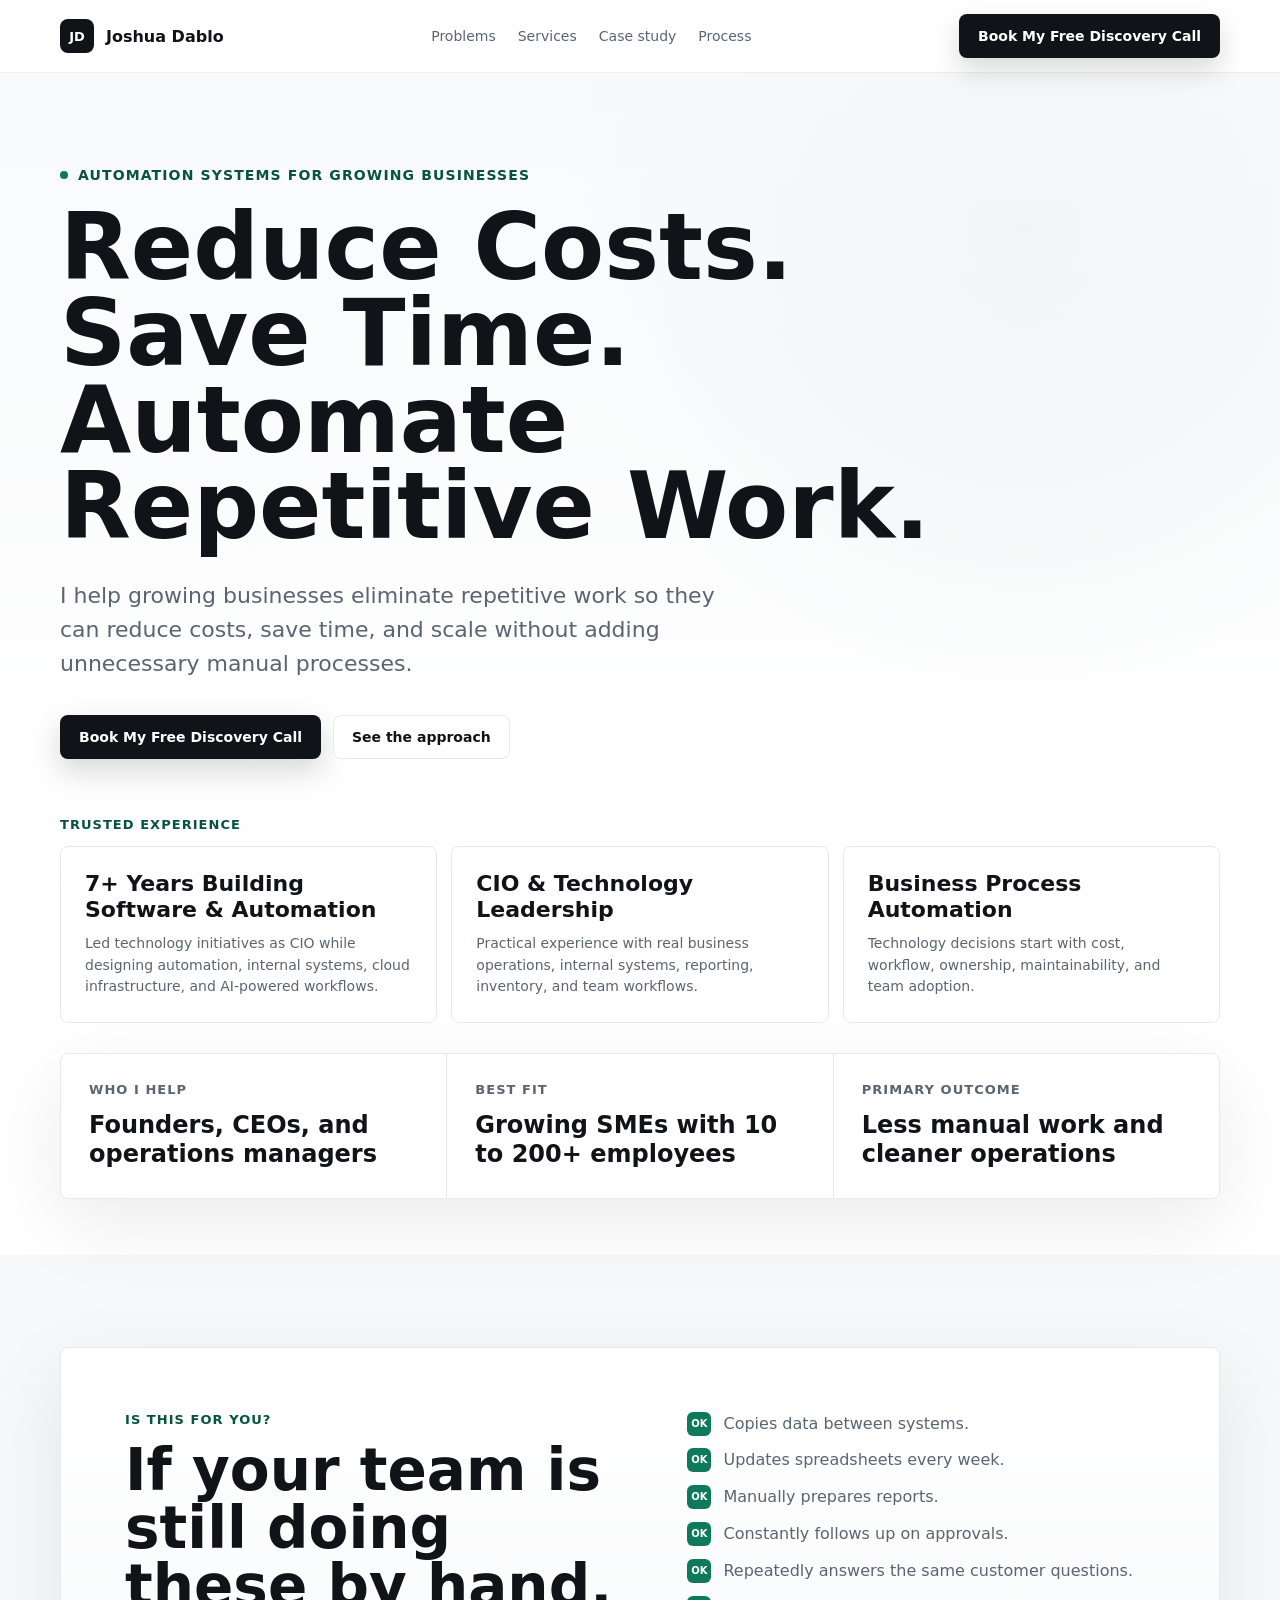
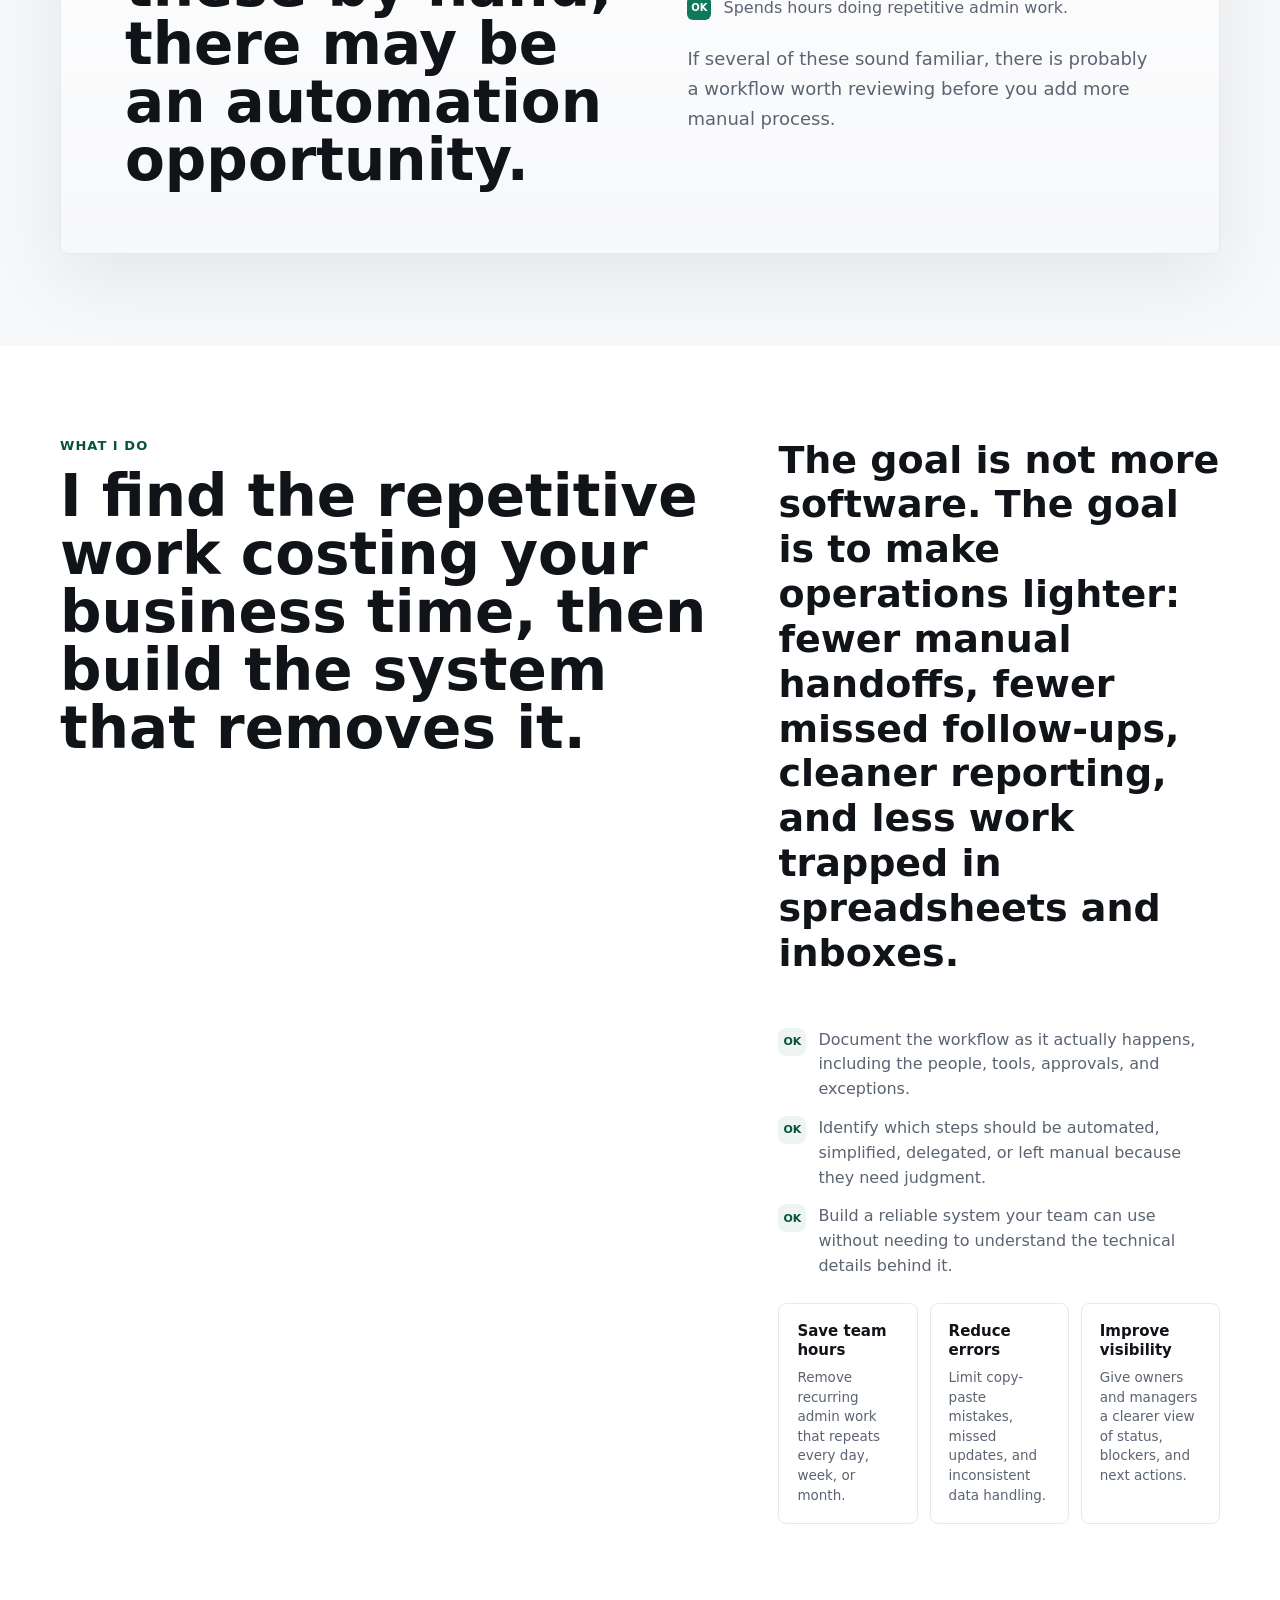
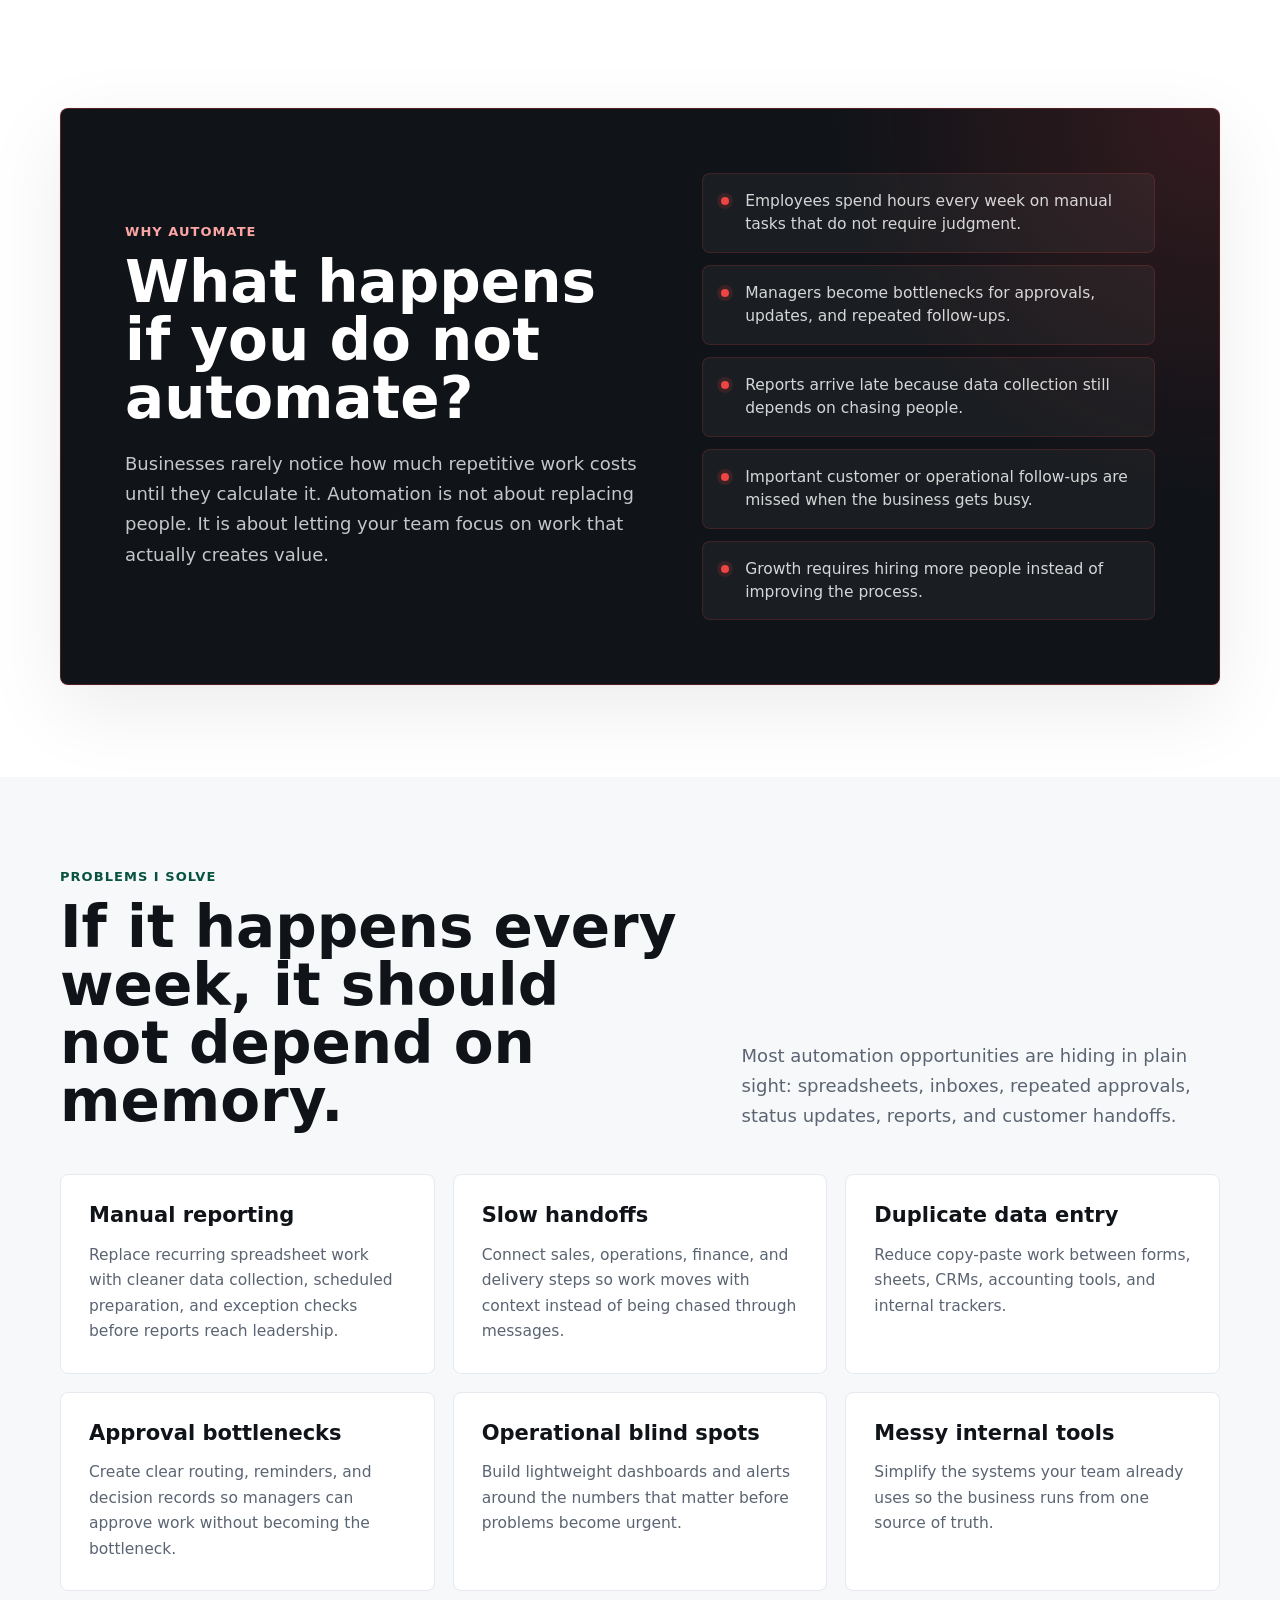
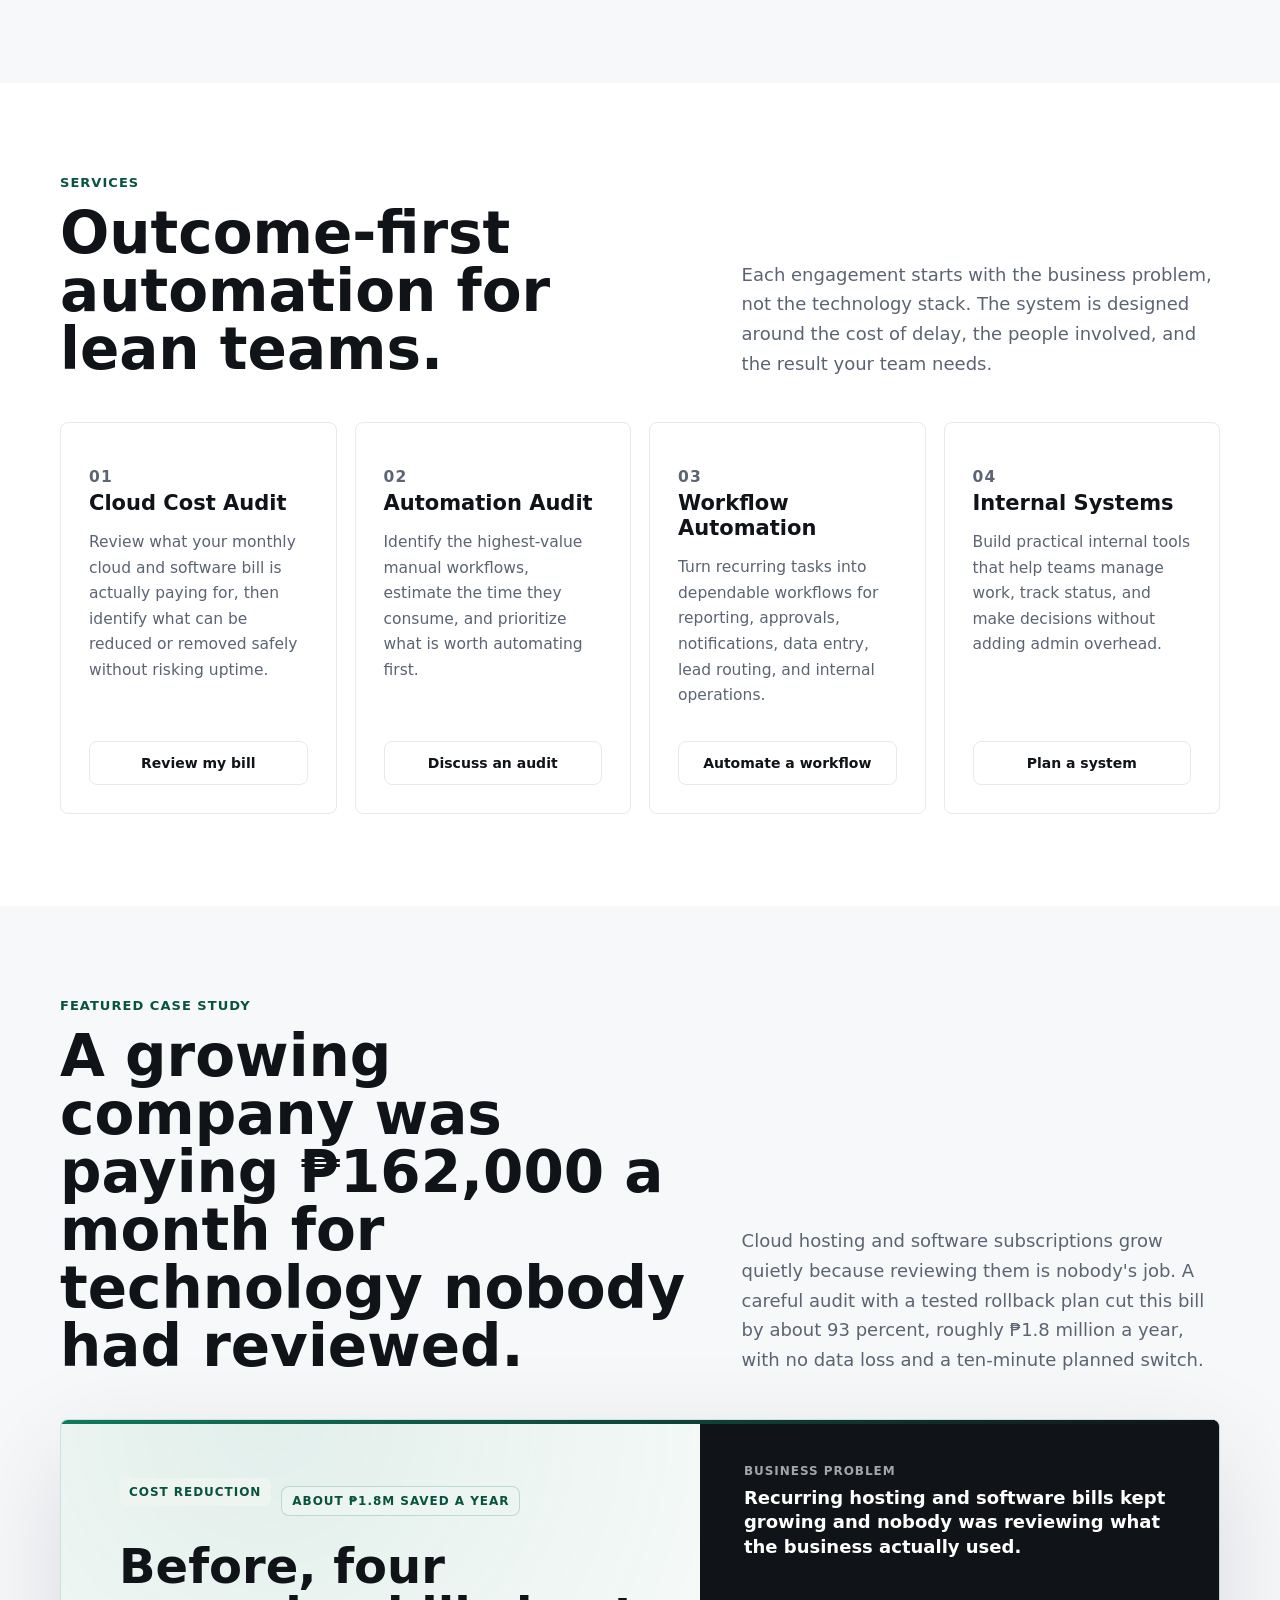
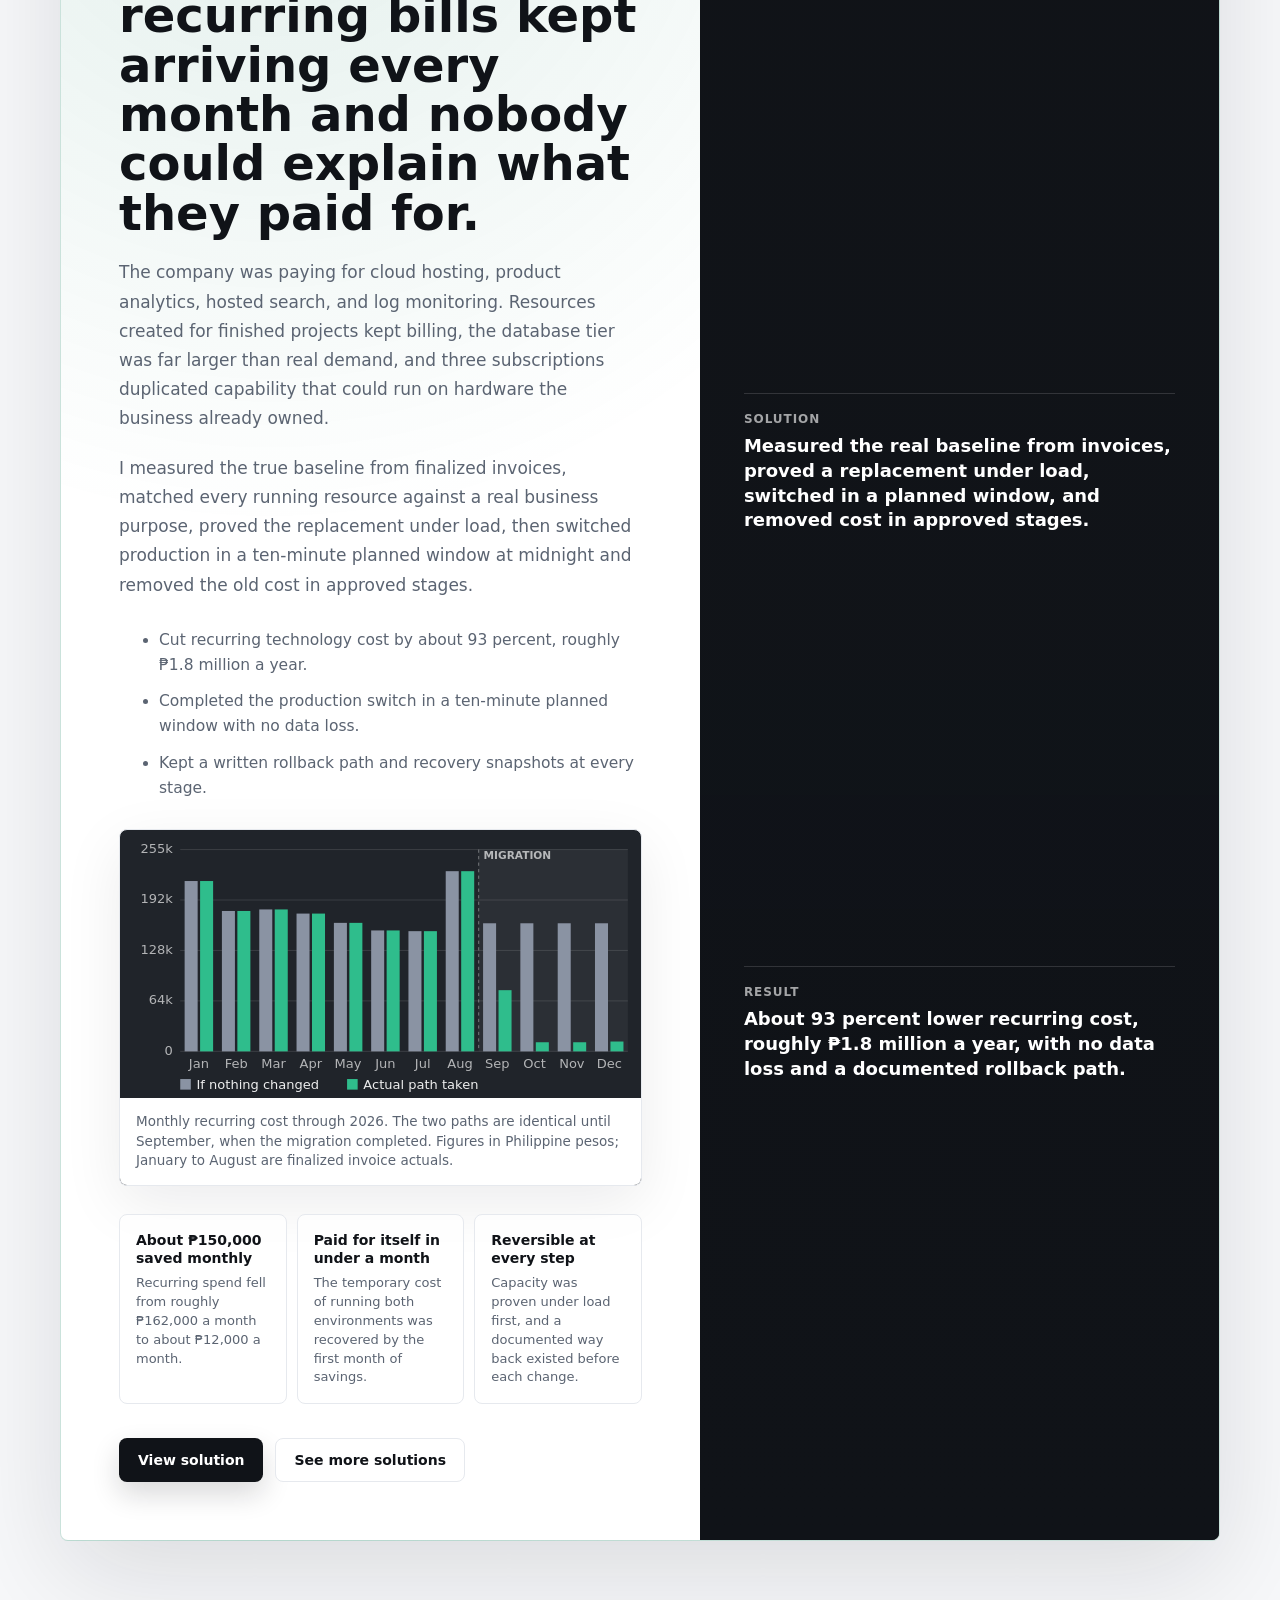
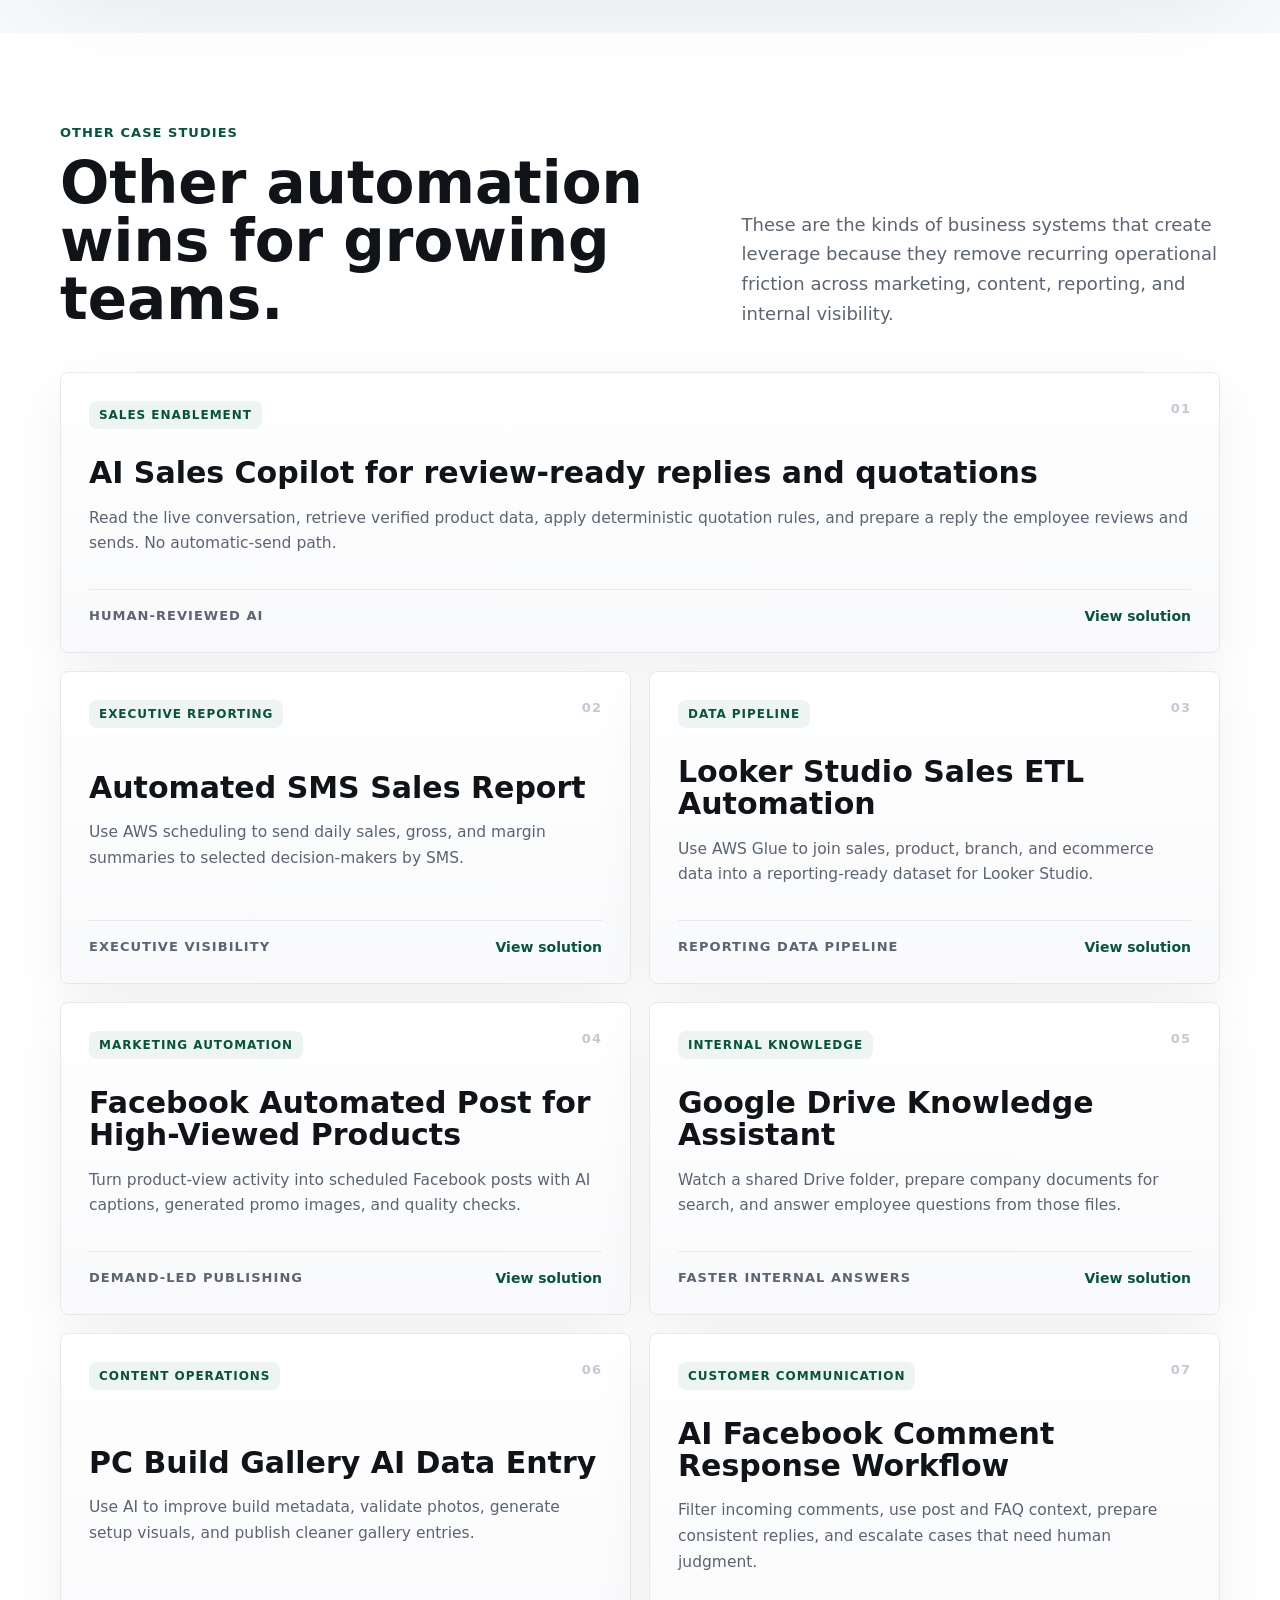
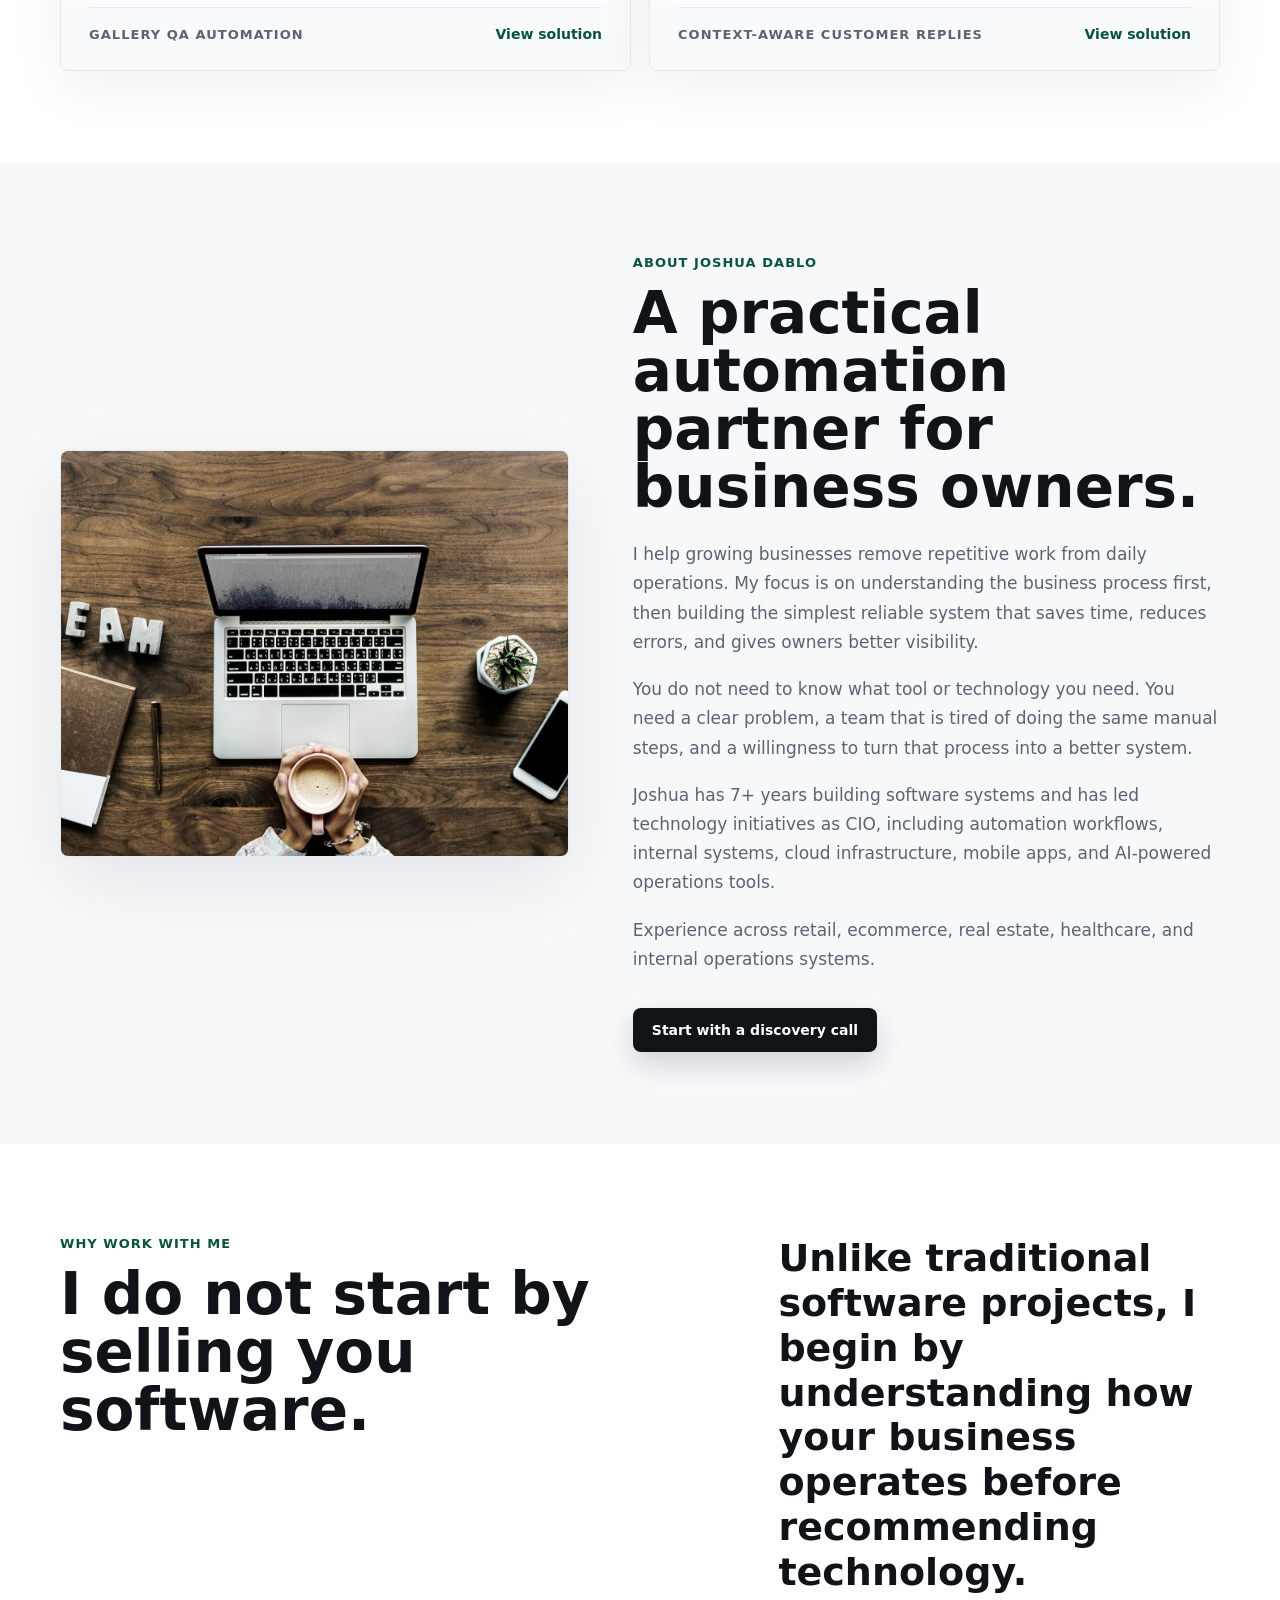
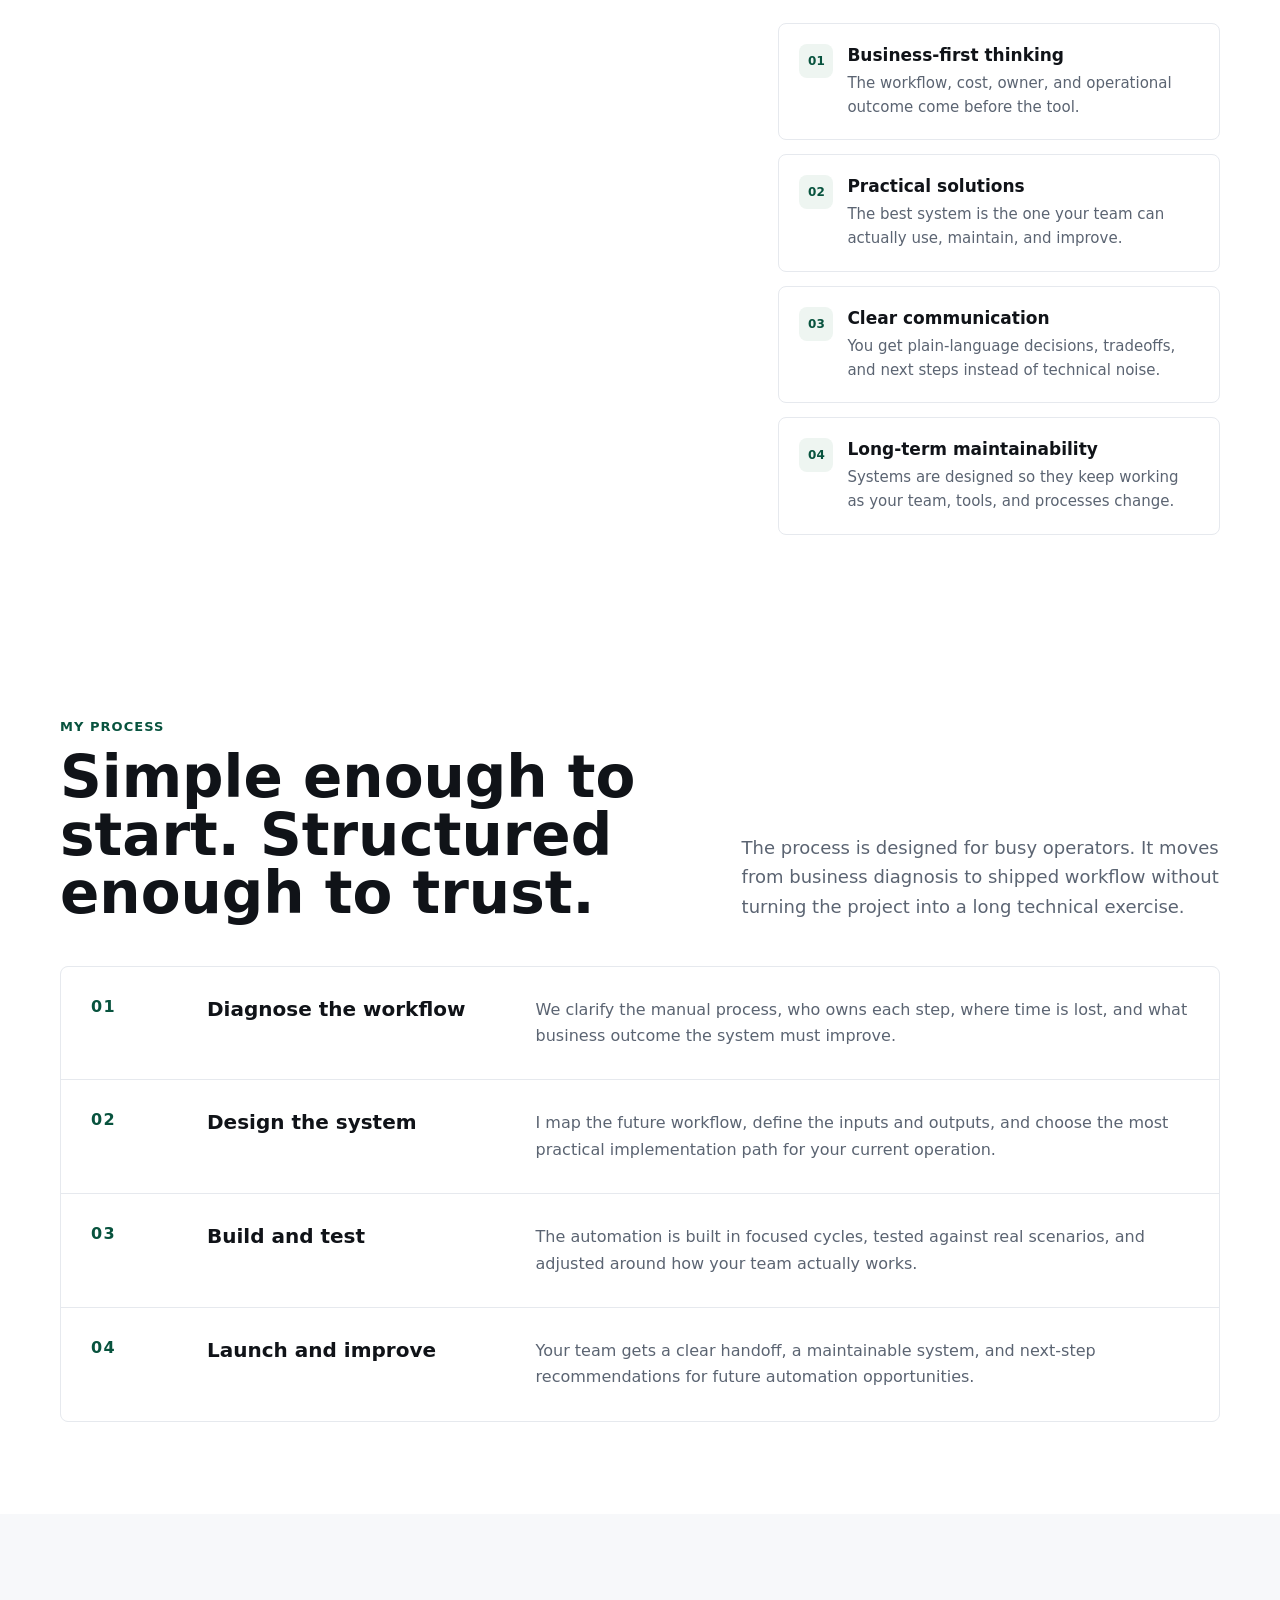
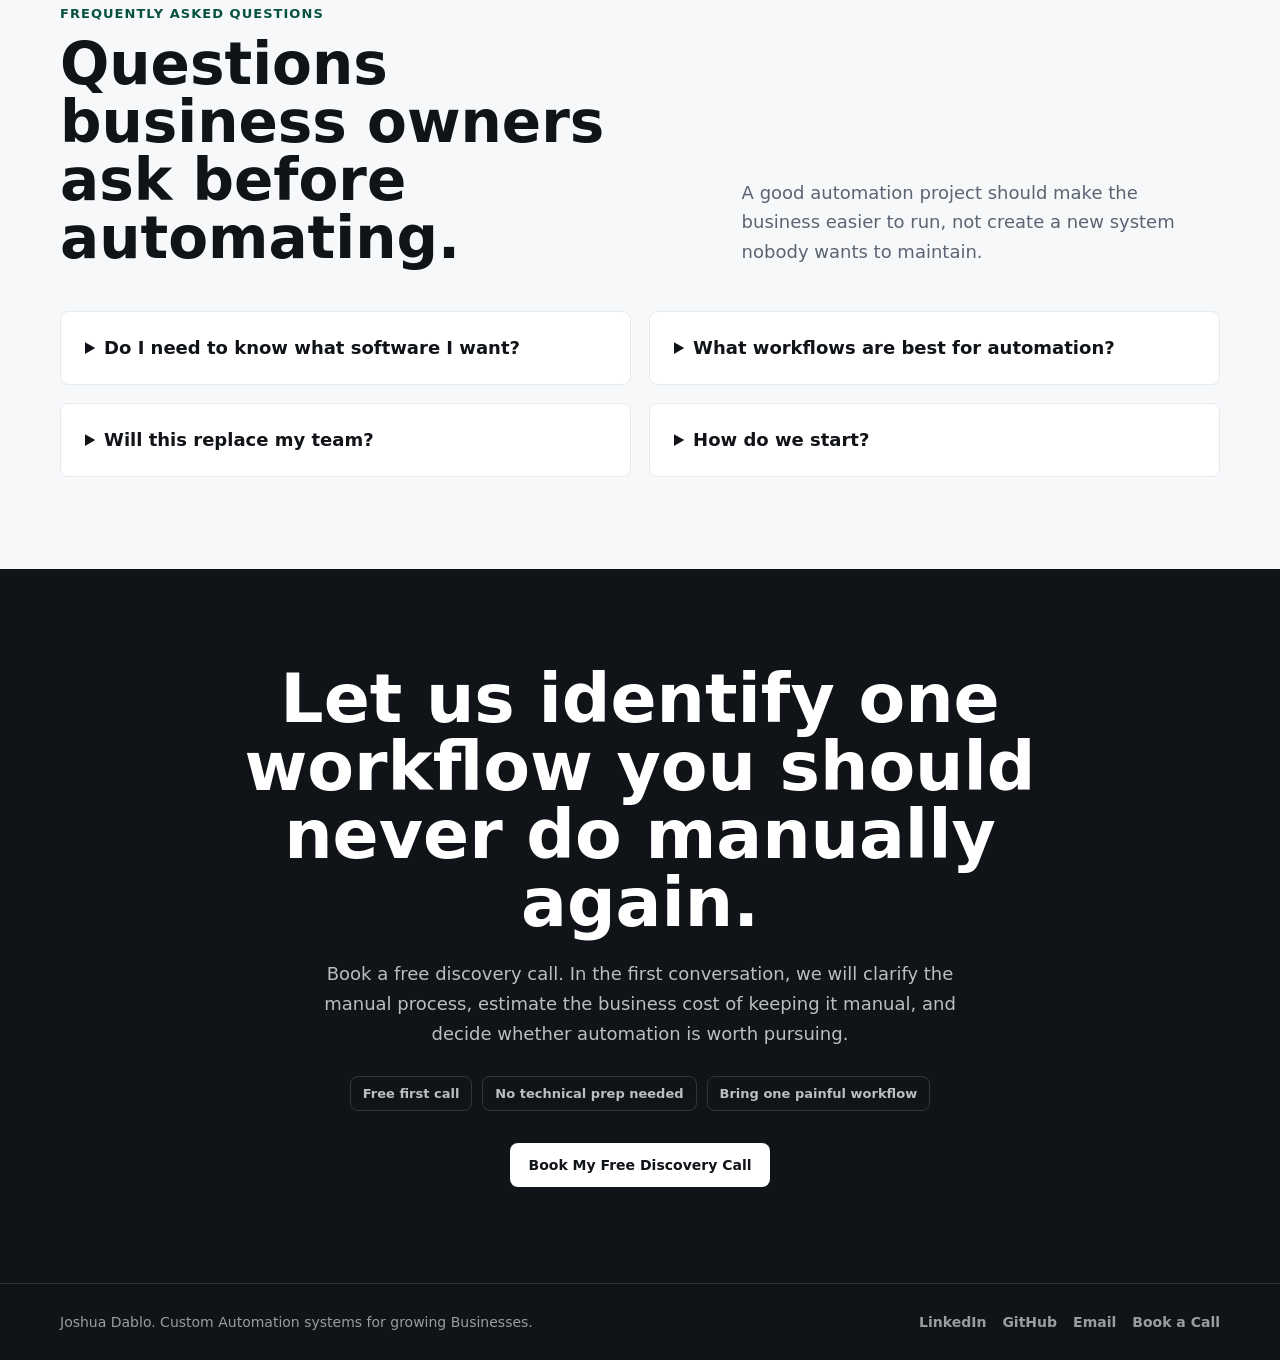
<file: index.html>
<!DOCTYPE html>
<html lang="en">

<head>
  <meta charset="utf-8">
  <meta name="viewport" content="width=device-width, initial-scale=1">
  <meta name="description"
    content="Joshua Dablo builds custom automation systems that reduce costs, save businesses time, and eliminate repetitive work for growing SMEs.">
  <meta property="og:locale" content="en_US">
  <meta property="og:type" content="website">
  <meta property="og:title" content="Joshua Dablo | Custom Automation Systems">
  <meta property="og:description"
    content="Reduce costs, save time, and eliminate repetitive work with custom business automation systems.">
  <meta property="og:url" content="https://johnjoshuadablo.github.io/">
  <meta property="og:site_name" content="Joshua Dablo">
  <meta property="og:image" content="https://johnjoshuadablo.github.io/images/professional.jpeg">
  <meta property="og:image:secure_url" content="https://johnjoshuadablo.github.io/images/professional.jpeg">
  <meta property="og:image:width" content="833">
  <meta property="og:image:height" content="500">
  <title>Joshua Dablo | Custom Automation Systems</title>
  <link rel="shortcut icon" href="favicon.ico">
  <style>
    :root {
      --ink: #101318;
      --muted: #5b6472;
      --line: #e6e9ee;
      --panel: #f7f8fa;
      --panel-strong: #eef5f1;
      --accent: #0f7a5b;
      --accent-dark: #08533e;
      --risk: #ef4444;
      --risk-soft: #fca5a5;
      --white: #ffffff;
      --shadow: 0 24px 80px rgba(16, 19, 24, 0.08);
      --max: 1160px;
      --header-height: 72px;
    }

    * {
      box-sizing: border-box;
    }

    html {
      scroll-behavior: smooth;
      scroll-padding-top: calc(var(--header-height) + 18px);
    }

    body {
      margin: 0;
      color: var(--ink);
      background: var(--white);
      font-family: Inter, ui-sans-serif, system-ui, -apple-system, BlinkMacSystemFont, "Segoe UI", sans-serif;
      letter-spacing: 0;
    }

    img {
      display: block;
      max-width: 100%;
    }

    a {
      color: inherit;
      text-decoration: none;
    }

    p,
    h1,
    h2,
    h3 {
      margin: 0;
    }

    .page-shell {
      overflow-x: hidden;
      overflow-y: visible;
    }

    .site-header {
      position: fixed;
      top: 0;
      right: 0;
      left: 0;
      z-index: 100;
      border-bottom: 1px solid rgba(230, 233, 238, 0.82);
      background: rgba(255, 255, 255, 0.92);
      -webkit-backdrop-filter: blur(18px);
      backdrop-filter: blur(18px);
    }

    .nav {
      width: min(var(--max), calc(100% - 40px));
      min-height: var(--header-height);
      margin: 0 auto;
      display: flex;
      align-items: center;
      justify-content: space-between;
      gap: 24px;
    }

    .brand {
      display: inline-flex;
      align-items: center;
      gap: 12px;
      font-weight: 700;
      white-space: nowrap;
    }

    .brand-mark {
      width: 34px;
      height: 34px;
      display: grid;
      place-items: center;
      border-radius: 8px;
      color: var(--white);
      background: var(--ink);
      font-size: 13px;
      letter-spacing: 0;
    }

    .nav-links {
      display: flex;
      align-items: center;
      gap: 22px;
      color: var(--muted);
      font-size: 14px;
    }

    .nav-links a:hover {
      color: var(--ink);
    }

    .button {
      display: inline-flex;
      align-items: center;
      justify-content: center;
      min-height: 44px;
      padding: 0 18px;
      border-radius: 8px;
      border: 1px solid transparent;
      font-weight: 700;
      font-size: 14px;
      line-height: 1;
      transition: transform 160ms ease, border-color 160ms ease, background 160ms ease;
    }

    .button:hover {
      transform: translateY(-1px);
    }

    .button-primary {
      color: var(--white);
      background: var(--ink);
      box-shadow: 0 12px 28px rgba(16, 19, 24, 0.16);
    }

    .button-primary:hover {
      background: #000000;
    }

    .button-secondary {
      color: var(--ink);
      background: var(--white);
      border-color: var(--line);
    }

    .button-secondary:hover {
      border-color: #cbd1da;
    }

    .hero {
      position: relative;
      padding: calc(var(--header-height) + 92px) 0 56px;
      background:
        linear-gradient(180deg, rgba(247, 248, 250, 0.84), rgba(255, 255, 255, 0) 72%),
        radial-gradient(circle at 80% 18%, rgba(15, 122, 91, 0.10), transparent 32%),
        var(--white);
    }

    .hero-inner {
      width: min(var(--max), calc(100% - 40px));
      margin: 0 auto;
    }

    .eyebrow {
      display: inline-flex;
      align-items: center;
      gap: 10px;
      margin-bottom: 22px;
      color: var(--accent-dark);
      font-size: 14px;
      font-weight: 800;
      text-transform: uppercase;
      letter-spacing: 0.08em;
    }

    .eyebrow::before {
      content: "";
      width: 8px;
      height: 8px;
      border-radius: 50%;
      background: var(--accent);
    }

    .hero h1 {
      max-width: 980px;
      font-size: clamp(48px, 8vw, 92px);
      line-height: 0.94;
      letter-spacing: 0;
    }

    .hero-copy {
      max-width: 690px;
      margin-top: 28px;
      color: var(--muted);
      font-size: clamp(18px, 2.2vw, 22px);
      line-height: 1.55;
    }

    .hero-actions {
      display: flex;
      flex-wrap: wrap;
      gap: 12px;
      margin-top: 34px;
    }

    .hero-proof {
      display: grid;
      grid-template-columns: repeat(3, minmax(0, 1fr));
      gap: 1px;
      margin-top: 30px;
      overflow: hidden;
      border: 1px solid var(--line);
      border-radius: 8px;
      background: var(--line);
      box-shadow: var(--shadow);
    }

    .proof-item {
      min-height: 132px;
      padding: 28px;
      background: var(--white);
    }

    .proof-label {
      color: var(--muted);
      font-size: 13px;
      font-weight: 700;
      text-transform: uppercase;
      letter-spacing: 0.08em;
    }

    .proof-value {
      margin-top: 14px;
      font-size: 24px;
      line-height: 1.22;
      font-weight: 800;
    }

    .credibility-strip {
      display: grid;
      grid-template-columns: repeat(3, minmax(0, 1fr));
      gap: 14px;
      margin-top: 14px;
    }

    .hero-credibility-label {
      margin-top: 58px;
    }

    .credibility-item {
      min-height: 112px;
      padding: 24px;
      border: 1px solid var(--line);
      border-radius: 8px;
      background: rgba(255, 255, 255, 0.78);
    }

    .credibility-item strong {
      display: block;
      font-size: 22px;
      line-height: 1.18;
      letter-spacing: 0;
    }

    .credibility-item span {
      display: block;
      margin-top: 10px;
      color: var(--muted);
      font-size: 14px;
      line-height: 1.55;
    }

    .fit-panel {
      display: grid;
      grid-template-columns: minmax(0, 0.78fr) minmax(320px, 0.72fr);
      gap: 56px;
      align-items: start;
      padding: clamp(34px, 6vw, 64px);
      border: 1px solid var(--line);
      border-radius: 8px;
      background:
        linear-gradient(180deg, rgba(255, 255, 255, 0.92), rgba(247, 248, 250, 0.96)),
        var(--white);
      box-shadow: var(--shadow);
    }

    .fit-list {
      display: grid;
      gap: 12px;
      margin: 0;
      padding: 0;
      list-style: none;
    }

    .fit-list li {
      display: grid;
      grid-template-columns: 24px 1fr;
      gap: 12px;
      align-items: start;
      color: var(--muted);
      font-size: 16px;
      line-height: 1.55;
    }

    .fit-list li::before {
      content: "OK";
      display: grid;
      place-items: center;
      width: 24px;
      height: 24px;
      border-radius: 6px;
      color: var(--white);
      background: var(--accent);
      font-size: 10px;
      font-weight: 900;
      line-height: 1;
    }

    .section {
      padding: 92px 0;
    }

    .section-muted {
      background: var(--panel);
    }

    .section-inner {
      width: min(var(--max), calc(100% - 40px));
      margin: 0 auto;
    }

    .section-heading {
      display: grid;
      grid-template-columns: minmax(0, 0.85fr) minmax(280px, 0.65fr);
      gap: 56px;
      align-items: end;
      margin-bottom: 44px;
    }

    .section-kicker {
      margin-bottom: 14px;
      color: var(--accent-dark);
      font-size: 13px;
      font-weight: 800;
      text-transform: uppercase;
      letter-spacing: 0.08em;
    }

    .section h2 {
      font-size: clamp(34px, 5vw, 58px);
      line-height: 1;
      letter-spacing: 0;
    }

    .section-lede {
      color: var(--muted);
      font-size: 18px;
      line-height: 1.65;
    }

    .two-column {
      display: grid;
      grid-template-columns: minmax(0, 0.9fr) minmax(280px, 0.6fr);
      gap: 56px;
      align-items: start;
    }

    .large-copy {
      color: var(--ink);
      font-size: clamp(25px, 3vw, 38px);
      line-height: 1.18;
      font-weight: 780;
      letter-spacing: 0;
    }

    .body-copy {
      color: var(--muted);
      font-size: 17px;
      line-height: 1.72;
    }

    .what-stack {
      display: grid;
      gap: 24px;
    }

    .outcome-list {
      display: grid;
      gap: 14px;
      margin-top: 28px;
    }

    .outcome {
      display: grid;
      grid-template-columns: 28px 1fr;
      gap: 12px;
      align-items: start;
      color: var(--muted);
      font-size: 16px;
      line-height: 1.55;
    }

    .mini-grid {
      display: grid;
      grid-template-columns: repeat(3, minmax(0, 1fr));
      gap: 12px;
    }

    .mini-card {
      padding: 18px;
      border: 1px solid var(--line);
      border-radius: 8px;
      background: var(--white);
    }

    .mini-card strong {
      display: block;
      font-size: 15px;
      line-height: 1.28;
    }

    .mini-card span {
      display: block;
      margin-top: 8px;
      color: var(--muted);
      font-size: 13.5px;
      line-height: 1.45;
    }

    .check {
      width: 28px;
      height: 28px;
      display: grid;
      place-items: center;
      border-radius: 8px;
      color: var(--accent-dark);
      background: var(--panel-strong);
      font-size: 11px;
      font-weight: 900;
    }

    .pain-panel {
      display: grid;
      grid-template-columns: minmax(0, 0.85fr) minmax(320px, 0.75fr);
      gap: clamp(28px, 5vw, 64px);
      align-items: center;
      padding: clamp(34px, 6vw, 64px);
      border: 1px solid rgba(239, 68, 68, 0.28);
      border-radius: 8px;
      color: var(--white);
      background:
        radial-gradient(circle at 100% 0%, rgba(239, 68, 68, 0.16), transparent 30%),
        var(--ink);
      box-shadow:
        0 24px 80px rgba(16, 19, 24, 0.08),
        0 0 0 1px rgba(239, 68, 68, 0.04);
    }

    .pain-panel .section-kicker {
      color: var(--risk-soft);
    }

    .pain-panel h2 {
      color: var(--white);
    }

    .pain-copy {
      color: rgba(255, 255, 255, 0.76);
      font-size: 18px;
      line-height: 1.68;
    }

    .pain-list {
      display: grid;
      gap: 12px;
      margin: 0;
      padding: 0;
      list-style: none;
    }

    .pain-list li {
      position: relative;
      padding: 16px 18px 16px 42px;
      border: 1px solid rgba(239, 68, 68, 0.18);
      border-radius: 8px;
      color: rgba(255, 255, 255, 0.82);
      background: rgba(255, 255, 255, 0.045);
      font-size: 15.5px;
      line-height: 1.48;
    }

    .pain-list li::before {
      content: "";
      position: absolute;
      top: 23px;
      left: 18px;
      width: 8px;
      height: 8px;
      border-radius: 999px;
      background: var(--risk);
      box-shadow: 0 0 0 4px rgba(239, 68, 68, 0.14);
    }

    .grid-3 {
      display: grid;
      grid-template-columns: repeat(3, minmax(0, 1fr));
      gap: 18px;
    }

    .grid-4 {
      display: grid;
      grid-template-columns: repeat(auto-fit, minmax(240px, 1fr));
      gap: 18px;
    }

    .card {
      min-height: 100%;
      padding: 28px;
      border: 1px solid var(--line);
      border-radius: 8px;
      background: var(--white);
    }

    .card h3 {
      font-size: 21px;
      line-height: 1.2;
      letter-spacing: 0;
    }

    .card p {
      margin-top: 14px;
      color: var(--muted);
      font-size: 15.5px;
      line-height: 1.65;
    }

    .card-link {
      display: inline-flex;
      margin-top: 20px;
      color: var(--accent-dark);
      font-size: 14px;
      font-weight: 800;
    }

    .card-link:hover {
      color: var(--ink);
    }

    .case-study-grid {
      display: grid;
      grid-template-columns: repeat(6, minmax(0, 1fr));
      gap: 18px;
    }

    .study-card {
      position: relative;
      min-height: 260px;
      display: flex;
      flex-direction: column;
      justify-content: space-between;
      grid-column: span 3;
      padding: 28px;
      border: 1px solid var(--line);
      border-radius: 8px;
      background:
        linear-gradient(180deg, rgba(255, 255, 255, 0.94), rgba(247, 248, 250, 0.78)),
        var(--white);
      box-shadow: 0 18px 60px rgba(16, 19, 24, 0.06);
      transition: transform 160ms ease, border-color 160ms ease, box-shadow 160ms ease;
    }

    .study-card:nth-child(1),
    .study-card:nth-child(2) {
      grid-column: span 3;
      min-height: 300px;
    }

    .study-card.study-card-wide {
      grid-column: 1 / -1;
      min-height: 0;
    }

    .study-card:hover {
      transform: translateY(-3px);
      border-color: rgba(15, 122, 91, 0.28);
      box-shadow: 0 28px 80px rgba(16, 19, 24, 0.10);
    }

    .study-card-top {
      display: flex;
      justify-content: space-between;
      gap: 18px;
      align-items: flex-start;
      margin-bottom: 28px;
    }

    .study-tag {
      display: inline-flex;
      padding: 7px 10px;
      border-radius: 8px;
      color: var(--accent-dark);
      background: var(--panel-strong);
      font-size: 12px;
      font-weight: 800;
      text-transform: uppercase;
      letter-spacing: 0.08em;
    }

    .study-number {
      color: #c4cad3;
      font-size: 13px;
      font-weight: 900;
      letter-spacing: 0.08em;
    }

    .study-card h3 {
      font-size: clamp(22px, 2.4vw, 30px);
      line-height: 1.08;
      letter-spacing: 0;
    }

    .study-card p {
      margin-top: 16px;
      color: var(--muted);
      font-size: 15.5px;
      line-height: 1.65;
    }

    .study-card-bottom {
      display: flex;
      align-items: center;
      justify-content: space-between;
      gap: 18px;
      margin-top: 32px;
      padding-top: 18px;
      border-top: 1px solid var(--line);
    }

    .study-outcome {
      color: var(--muted);
      font-size: 13px;
      font-weight: 800;
      text-transform: uppercase;
      letter-spacing: 0.08em;
    }

    .study-link {
      color: var(--accent-dark);
      font-size: 14px;
      font-weight: 900;
      white-space: nowrap;
    }

    .service-card {
      display: flex;
      flex-direction: column;
      justify-content: space-between;
      gap: 32px;
      min-height: 292px;
    }

    .service-number {
      color: var(--accent-dark);
      font-size: 13px;
      font-weight: 800;
      letter-spacing: 0.08em;
      text-transform: uppercase;
    }

    .case-feature {
      position: relative;
      display: grid;
      grid-template-columns: minmax(0, 0.8fr) minmax(320px, 0.65fr);
      gap: 0;
      overflow: hidden;
      border: 1px solid rgba(15, 122, 91, 0.22);
      border-radius: 8px;
      background:
        radial-gradient(circle at 18% 0%, rgba(15, 122, 91, 0.12), transparent 36%),
        var(--white);
      box-shadow: 0 34px 110px rgba(16, 19, 24, 0.12);
    }

    .case-feature::before {
      content: "";
      position: absolute;
      top: 0;
      right: 0;
      left: 0;
      height: 4px;
      background: linear-gradient(90deg, var(--accent), #101318);
    }

    .case-content {
      padding: clamp(32px, 6vw, 58px);
    }

    .case-tag {
      display: inline-flex;
      margin-bottom: 18px;
      padding: 7px 10px;
      border-radius: 8px;
      color: var(--accent-dark);
      background: var(--panel-strong);
      font-size: 12px;
      font-weight: 800;
      text-transform: uppercase;
      letter-spacing: 0.08em;
    }

    .case-title-row {
      display: flex;
      flex-wrap: wrap;
      align-items: center;
      gap: 10px;
      margin-bottom: 18px;
    }

    .case-featured-pill {
      display: inline-flex;
      padding: 7px 10px;
      border: 1px solid rgba(15, 122, 91, 0.22);
      border-radius: 8px;
      color: var(--accent-dark);
      background: rgba(238, 245, 241, 0.72);
      font-size: 12px;
      font-weight: 900;
      text-transform: uppercase;
      letter-spacing: 0.08em;
    }

    .case-content h3 {
      font-size: clamp(30px, 4vw, 48px);
      line-height: 1.03;
      letter-spacing: 0;
    }

    .case-content p {
      margin-top: 20px;
      color: var(--muted);
      font-size: 17px;
      line-height: 1.72;
    }

    .case-list {
      display: grid;
      gap: 12px;
      margin-top: 28px;
    }

    .case-list li {
      color: var(--muted);
      font-size: 15.5px;
      line-height: 1.6;
    }

    .case-outcomes {
      display: grid;
      grid-template-columns: repeat(3, minmax(0, 1fr));
      gap: 10px;
      margin-top: 28px;
    }

    .case-outcome {
      padding: 16px;
      border: 1px solid var(--line);
      border-radius: 8px;
      background: rgba(255, 255, 255, 0.76);
    }

    .case-outcome strong {
      display: block;
      font-size: 14px;
      line-height: 1.3;
    }

    .case-outcome span {
      display: block;
      margin-top: 7px;
      color: var(--muted);
      font-size: 13px;
      line-height: 1.45;
    }

    .case-proof-image {
      margin-top: 28px;
      overflow: hidden;
      border: 1px solid var(--line);
      border-radius: 8px;
      background: #20242a;
      box-shadow: 0 18px 60px rgba(16, 19, 24, 0.08);
    }

    .case-proof-image img {
      width: 100%;
      height: auto;
    }

    .case-proof-caption {
      padding: 14px 16px;
      color: var(--muted);
      background: var(--white);
      font-size: 13.5px;
      line-height: 1.45;
    }

    .case-points {
      display: grid;
      gap: 18px;
      padding: clamp(32px, 5vw, 44px);
      background:
        linear-gradient(180deg, rgba(16, 19, 24, 0.94), rgba(16, 19, 24, 1)),
        var(--ink);
      color: var(--white);
    }

    .case-point {
      padding-bottom: 18px;
      border-bottom: 1px solid rgba(255, 255, 255, 0.14);
    }

    .case-point:last-child {
      padding-bottom: 0;
      border-bottom: 0;
    }

    .case-point span {
      display: block;
      margin-bottom: 8px;
      color: rgba(255, 255, 255, 0.62);
      font-size: 12px;
      font-weight: 800;
      text-transform: uppercase;
      letter-spacing: 0.08em;
    }

    .case-point strong {
      display: block;
      font-size: 18px;
      line-height: 1.38;
    }

    .why-list {
      display: grid;
      gap: 14px;
    }

    .why-item {
      display: grid;
      grid-template-columns: 34px 1fr;
      gap: 14px;
      align-items: start;
      padding: 20px;
      border: 1px solid var(--line);
      border-radius: 8px;
      background: var(--white);
    }

    .why-number {
      width: 34px;
      height: 34px;
      display: grid;
      place-items: center;
      border-radius: 8px;
      color: var(--accent-dark);
      background: var(--panel-strong);
      font-size: 12px;
      font-weight: 900;
    }

    .why-item strong {
      display: block;
      font-size: 17px;
      line-height: 1.3;
    }

    .why-item p {
      margin-top: 6px;
      color: var(--muted);
      font-size: 15px;
      line-height: 1.58;
    }

    .about {
      display: grid;
      grid-template-columns: minmax(0, 0.65fr) minmax(320px, 0.75fr);
      gap: 64px;
      align-items: center;
    }

    .about-visual {
      overflow: hidden;
      border-radius: 8px;
      border: 1px solid var(--line);
      background: var(--panel);
      box-shadow: var(--shadow);
    }

    .about-visual img {
      width: 100%;
      aspect-ratio: 5 / 4;
      object-fit: cover;
    }

    .process {
      display: grid;
      gap: 1px;
      overflow: hidden;
      border: 1px solid var(--line);
      border-radius: 8px;
      background: var(--line);
    }

    .process-step {
      display: grid;
      grid-template-columns: 88px 0.46fr 1fr;
      gap: 28px;
      align-items: start;
      padding: 30px;
      background: var(--white);
    }

    .process-step span {
      color: var(--accent-dark);
      font-weight: 900;
      letter-spacing: 0.08em;
    }

    .process-step h3 {
      font-size: 20px;
      line-height: 1.25;
    }

    .process-step p {
      color: var(--muted);
      font-size: 16px;
      line-height: 1.65;
    }

    .faq {
      display: grid;
      grid-template-columns: repeat(2, minmax(0, 1fr));
      gap: 18px;
    }

    details {
      padding: 24px;
      border: 1px solid var(--line);
      border-radius: 8px;
      background: var(--white);
    }

    summary {
      cursor: pointer;
      font-size: 18px;
      font-weight: 800;
      line-height: 1.35;
    }

    details p {
      margin-top: 16px;
      color: var(--muted);
      font-size: 15.5px;
      line-height: 1.65;
    }

    .cta {
      padding: 96px 0;
      color: var(--white);
      background: var(--ink);
    }

    .cta-inner {
      width: min(920px, calc(100% - 40px));
      margin: 0 auto;
      text-align: center;
    }

    .cta h2 {
      font-size: clamp(38px, 6vw, 68px);
      line-height: 1;
      letter-spacing: 0;
    }

    .cta p {
      max-width: 650px;
      margin: 22px auto 0;
      color: rgba(255, 255, 255, 0.72);
      font-size: 18px;
      line-height: 1.65;
    }

    .cta-meta {
      display: flex;
      flex-wrap: wrap;
      justify-content: center;
      gap: 10px;
      margin-top: 28px;
    }

    .cta-meta span {
      padding: 9px 12px;
      border: 1px solid rgba(255, 255, 255, 0.14);
      border-radius: 8px;
      color: rgba(255, 255, 255, 0.72);
      font-size: 13px;
      font-weight: 700;
    }

    .cta .button-primary {
      margin-top: 32px;
      color: var(--ink);
      background: var(--white);
      box-shadow: none;
    }

    .cta .button-primary:hover {
      background: #eef1f5;
    }

    .site-footer {
      padding: 30px 0;
      border-top: 1px solid rgba(255, 255, 255, 0.12);
      color: rgba(255, 255, 255, 0.58);
      background: var(--ink);
      font-size: 14px;
    }

    .footer-inner {
      width: min(var(--max), calc(100% - 40px));
      margin: 0 auto;
      display: flex;
      justify-content: space-between;
      align-items: center;
      gap: 20px;
      flex-wrap: wrap;
    }

    .footer-links {
      display: flex;
      flex-wrap: wrap;
      gap: 16px;
      font-weight: 700;
    }

    .footer-links a:hover {
      color: var(--white);
    }

    @media (max-width: 900px) {
      :root {
        --header-height: 76px;
      }

      .nav {
        min-height: auto;
        padding: 16px 0;
      }

      .nav-links {
        display: none;
      }

      .hero {
        padding-top: calc(var(--header-height) + 68px);
      }

      .hero-proof,
      .credibility-strip,
      .fit-panel,
      .section-heading,
      .two-column,
      .pain-panel,
      .grid-3,
      .case-study-grid,
      .mini-grid,
      .case-feature,
      .case-outcomes,
      .about,
      .faq {
        grid-template-columns: 1fr;
      }

      .hero-proof {
        margin-top: 52px;
      }

      .section {
        padding: 72px 0;
      }

      .section-heading {
        gap: 20px;
      }

      .process-step {
        grid-template-columns: 1fr;
        gap: 12px;
      }

      .study-card,
      .study-card:nth-child(1),
      .study-card:nth-child(2) {
        grid-column: span 1;
        min-height: auto;
      }
    }

    @media (max-width: 560px) {
      .nav,
      .section-inner,
      .hero-inner,
      .footer-inner,
      .cta-inner {
        width: min(100% - 28px, var(--max));
      }

      .hero h1 {
        font-size: 46px;
      }

      .button {
        width: 100%;
      }

      .hero-actions {
        flex-direction: column;
      }

      .proof-item,
      .card,
      .study-card,
      .credibility-item,
      .mini-card,
      details,
      .process-step {
        padding: 22px;
      }
    }
  </style>
  <!-- Google tag (gtag.js) -->
  <script async src="https://www.googletagmanager.com/gtag/js?id=G-22MCX5TQEJ"></script>
  <script>
    window.dataLayer = window.dataLayer || [];
    function gtag(){dataLayer.push(arguments);}
    gtag('js', new Date());
    gtag('config', 'G-22MCX5TQEJ');
  </script>
</head>

<body>
  <div class="page-shell">
    <header class="site-header">
      <nav class="nav" aria-label="Main navigation">
        <a class="brand" href="#top" aria-label="Joshua Dablo home">
          <span class="brand-mark">JD</span>
          <span>Joshua Dablo</span>
        </a>
        <div class="nav-links">
          <a href="#problems">Problems</a>
          <a href="#services">Services</a>
          <a href="#case-study">Case study</a>
          <a href="#process">Process</a>
        </div>
        <a class="button button-primary"
          href="https://cal.com/joshua-dablo-vmto3x/free-automation-discovery-call"
          data-cal-link="joshua-dablo-vmto3x/free-automation-discovery-call"
          data-cal-namespace="free-automation-discovery-call"
          data-cal-config='{"layout":"month_view"}' target="_blank" rel="noopener">
          Book My Free Discovery Call
        </a>
      </nav>
    </header>

    <main id="top">
      <section class="hero" aria-labelledby="hero-title">
        <div class="hero-inner">
          <p class="eyebrow">Automation systems for growing Businesses</p>
          <h1 id="hero-title">Reduce Costs. Save Time. Automate Repetitive Work.</h1>
          <p class="hero-copy">
            I help growing businesses eliminate repetitive work so they can reduce costs, save time, and scale without
            adding unnecessary manual processes.
          </p>
          <div class="hero-actions">
            <a class="button button-primary"
              href="https://cal.com/joshua-dablo-vmto3x/free-automation-discovery-call"
              data-cal-link="joshua-dablo-vmto3x/free-automation-discovery-call"
              data-cal-namespace="free-automation-discovery-call"
              data-cal-config='{"layout":"month_view"}' target="_blank" rel="noopener">
              Book My Free Discovery Call
            </a>
            <a class="button button-secondary" href="#case-study">See the approach</a>
          </div>

          <p class="section-kicker hero-credibility-label">Trusted experience</p>
          <div class="credibility-strip" aria-label="Trusted experience">
            <div class="credibility-item">
              <strong>7+ Years Building Software & Automation</strong>
              <span>Led technology initiatives as CIO while designing automation, internal systems, cloud infrastructure, and AI-powered workflows.</span>
            </div>
            <div class="credibility-item">
              <strong>CIO & Technology Leadership</strong>
              <span>Practical experience with real business operations, internal systems, reporting, inventory, and team workflows.</span>
            </div>
            <div class="credibility-item">
              <strong>Business Process Automation</strong>
              <span>Technology decisions start with cost, workflow, ownership, maintainability, and team adoption.</span>
            </div>
          </div>

          <div class="hero-proof" aria-label="Who this is for">
            <div class="proof-item">
              <p class="proof-label">Who I help</p>
              <p class="proof-value">Founders, CEOs, and operations managers</p>
            </div>
            <div class="proof-item">
              <p class="proof-label">Best fit</p>
              <p class="proof-value">Growing SMEs with 10 to 200+ employees</p>
            </div>
            <div class="proof-item">
              <p class="proof-label">Primary outcome</p>
              <p class="proof-value">Less manual work and cleaner operations</p>
            </div>
          </div>
        </div>
      </section>

      <section class="section section-muted" id="is-this-for-you" aria-labelledby="is-this-for-you-title">
        <div class="section-inner">
          <div class="fit-panel">
            <div>
              <p class="section-kicker">Is this for you?</p>
              <h2 id="is-this-for-you-title">If your team is still doing these by hand, there may be an automation opportunity.</h2>
            </div>
            <div>
              <ul class="fit-list">
                <li>Copies data between systems.</li>
                <li>Updates spreadsheets every week.</li>
                <li>Manually prepares reports.</li>
                <li>Constantly follows up on approvals.</li>
                <li>Repeatedly answers the same customer questions.</li>
                <li>Spends hours doing repetitive admin work.</li>
              </ul>
              <p class="section-lede" style="margin-top: 24px;">
                If several of these sound familiar, there is probably a workflow worth reviewing before you add more
                manual process.
              </p>
            </div>
          </div>
        </div>
      </section>

      <section class="section" id="what-i-do" aria-labelledby="what-i-do-title">
        <div class="section-inner two-column">
          <div>
            <p class="section-kicker">What I do</p>
            <h2 id="what-i-do-title">I find the repetitive work costing your business time, then build the system that removes it.</h2>
          </div>
          <div class="what-stack">
            <p class="large-copy">
              The goal is not more software. The goal is to make operations lighter: fewer manual handoffs, fewer
              missed follow-ups, cleaner reporting, and less work trapped in spreadsheets and inboxes.
            </p>
            <div class="outcome-list">
              <div class="outcome">
                <span class="check">OK</span>
                <p>Document the workflow as it actually happens, including the people, tools, approvals, and exceptions.</p>
              </div>
              <div class="outcome">
                <span class="check">OK</span>
                <p>Identify which steps should be automated, simplified, delegated, or left manual because they need judgment.</p>
              </div>
              <div class="outcome">
                <span class="check">OK</span>
                <p>Build a reliable system your team can use without needing to understand the technical details behind it.</p>
              </div>
            </div>
            <div class="mini-grid" aria-label="Automation outcomes">
              <div class="mini-card">
                <strong>Save team hours</strong>
                <span>Remove recurring admin work that repeats every day, week, or month.</span>
              </div>
              <div class="mini-card">
                <strong>Reduce errors</strong>
                <span>Limit copy-paste mistakes, missed updates, and inconsistent data handling.</span>
              </div>
              <div class="mini-card">
                <strong>Improve visibility</strong>
                <span>Give owners and managers a clearer view of status, blockers, and next actions.</span>
              </div>
            </div>
          </div>
        </div>
      </section>

      <section class="section" id="why-automate" aria-labelledby="why-automate-title">
        <div class="section-inner">
          <div class="pain-panel">
            <div>
              <p class="section-kicker">Why automate</p>
              <h2 id="why-automate-title">What happens if you do not automate?</h2>
              <p class="pain-copy" style="margin-top: 22px;">
                Businesses rarely notice how much repetitive work costs until they calculate it. Automation is not about
                replacing people. It is about letting your team focus on work that actually creates value.
              </p>
            </div>
            <ul class="pain-list">
              <li>Employees spend hours every week on manual tasks that do not require judgment.</li>
              <li>Managers become bottlenecks for approvals, updates, and repeated follow-ups.</li>
              <li>Reports arrive late because data collection still depends on chasing people.</li>
              <li>Important customer or operational follow-ups are missed when the business gets busy.</li>
              <li>Growth requires hiring more people instead of improving the process.</li>
            </ul>
          </div>
        </div>
      </section>

      <section class="section section-muted" id="problems" aria-labelledby="problems-title">
        <div class="section-inner">
          <div class="section-heading">
            <div>
              <p class="section-kicker">Problems I solve</p>
              <h2 id="problems-title">If it happens every week, it should not depend on memory.</h2>
            </div>
            <p class="section-lede">
              Most automation opportunities are hiding in plain sight: spreadsheets, inboxes, repeated approvals,
              status updates, reports, and customer handoffs.
            </p>
          </div>
          <div class="grid-3">
            <article class="card">
              <h3>Manual reporting</h3>
              <p>Replace recurring spreadsheet work with cleaner data collection, scheduled preparation, and exception
                checks before reports reach leadership.</p>
            </article>
            <article class="card">
              <h3>Slow handoffs</h3>
              <p>Connect sales, operations, finance, and delivery steps so work moves with context instead of being
                chased through messages.</p>
            </article>
            <article class="card">
              <h3>Duplicate data entry</h3>
              <p>Reduce copy-paste work between forms, sheets, CRMs, accounting tools, and internal trackers.</p>
            </article>
            <article class="card">
              <h3>Approval bottlenecks</h3>
              <p>Create clear routing, reminders, and decision records so managers can approve work without becoming
                the bottleneck.</p>
            </article>
            <article class="card">
              <h3>Operational blind spots</h3>
              <p>Build lightweight dashboards and alerts around the numbers that matter before problems become urgent.
              </p>
            </article>
            <article class="card">
              <h3>Messy internal tools</h3>
              <p>Simplify the systems your team already uses so the business runs from one source of truth.</p>
            </article>
          </div>
        </div>
      </section>

      <section class="section" id="services" aria-labelledby="services-title">
        <div class="section-inner">
          <div class="section-heading">
            <div>
              <p class="section-kicker">Services</p>
              <h2 id="services-title">Outcome-first automation for lean teams.</h2>
            </div>
            <p class="section-lede">
              Each engagement starts with the business problem, not the technology stack. The system is designed around
              the cost of delay, the people involved, and the result your team needs.
            </p>
          </div>
          <div class="grid-4">
            <article class="card service-card">
              <div>
                <p class="service-number">01</p>
                <h3>Cloud Cost Audit</h3>
                <p>Review what your monthly cloud and software bill is actually paying for, then identify what can be
                  reduced or removed safely without risking uptime.</p>
              </div>
              <a class="button button-secondary" href="#contact">Review my bill</a>
            </article>
            <article class="card service-card">
              <div>
                <p class="service-number">02</p>
                <h3>Automation Audit</h3>
                <p>Identify the highest-value manual workflows, estimate the time they consume, and prioritize what is
                  worth automating first.</p>
              </div>
              <a class="button button-secondary" href="#contact">Discuss an audit</a>
            </article>
            <article class="card service-card">
              <div>
                <p class="service-number">03</p>
                <h3>Workflow Automation</h3>
                <p>Turn recurring tasks into dependable workflows for reporting, approvals, notifications, data entry,
                  lead routing, and internal operations.</p>
              </div>
              <a class="button button-secondary" href="#contact">Automate a workflow</a>
            </article>
            <article class="card service-card">
              <div>
                <p class="service-number">04</p>
                <h3>Internal Systems</h3>
                <p>Build practical internal tools that help teams manage work, track status, and make decisions without
                  adding admin overhead.</p>
              </div>
              <a class="button button-secondary" href="#contact">Plan a system</a>
            </article>
          </div>
        </div>
      </section>

      <section class="section section-muted" id="case-study" aria-labelledby="case-study-title">
        <div class="section-inner">
          <div class="section-heading">
            <div>
              <p class="section-kicker">Featured case study</p>
              <h2 id="case-study-title">A growing company was paying &#8369;162,000 a month for technology nobody had reviewed.</h2>
            </div>
            <p class="section-lede">
              Cloud hosting and software subscriptions grow quietly because reviewing them is nobody's job. A careful
              audit with a tested rollback plan cut this bill by about 93 percent, roughly &#8369;1.8 million a year,
              with no data loss and a ten-minute planned switch.
            </p>
          </div>
          <article class="case-feature">
            <div class="case-content">
              <div class="case-title-row">
                <span class="case-tag">Cost reduction</span>
                <span class="case-featured-pill">About &#8369;1.8M saved a year</span>
              </div>
              <h3>Before, four recurring bills kept arriving every month and nobody could explain what they paid for.</h3>
              <p>
                The company was paying for cloud hosting, product analytics, hosted search, and log monitoring. Resources
                created for finished projects kept billing, the database tier was far larger than real demand, and three
                subscriptions duplicated capability that could run on hardware the business already owned.
              </p>
              <p>
                I measured the true baseline from finalized invoices, matched every running resource against a real
                business purpose, proved the replacement under load, then switched production in a ten-minute planned
                window at midnight and removed the old cost in approved stages.
              </p>
              <ul class="case-list">
                <li>Cut recurring technology cost by about 93 percent, roughly &#8369;1.8 million a year.</li>
                <li>Completed the production switch in a ten-minute planned window with no data loss.</li>
                <li>Kept a written rollback path and recovery snapshots at every stage.</li>
              </ul>
              <div class="case-proof-image">
                <svg viewBox="0 0 640 330" role="img" aria-labelledby="ft fd" style="width:100%;height:auto;display:block">
                  <title id="ft">Monthly recurring technology cost through 2026</title>
                  <desc id="fd">Monthly cost is unchanged from January to August, then falls sharply from September after the migration, from about 162,000 pesos a month to about 12,000 pesos a month.</desc>
                  <rect x="440.7" y="24" width="183.3" height="248" fill="rgba(255,255,255,0.05)"/>
                  <line x1="74" y1="24.0" x2="624" y2="24.0" stroke="rgba(255,255,255,0.14)" stroke-width="1"/>
                  <text x="65" y="24.0" text-anchor="end" dominant-baseline="middle" font-size="16" fill="rgba(255,255,255,0.66)" font-family="system-ui,Arial">255k</text>
                  <line x1="74" y1="86.0" x2="624" y2="86.0" stroke="rgba(255,255,255,0.14)" stroke-width="1"/>
                  <text x="65" y="86.0" text-anchor="end" dominant-baseline="middle" font-size="16" fill="rgba(255,255,255,0.66)" font-family="system-ui,Arial">192k</text>
                  <line x1="74" y1="148.0" x2="624" y2="148.0" stroke="rgba(255,255,255,0.14)" stroke-width="1"/>
                  <text x="65" y="148.0" text-anchor="end" dominant-baseline="middle" font-size="16" fill="rgba(255,255,255,0.66)" font-family="system-ui,Arial">128k</text>
                  <line x1="74" y1="210.0" x2="624" y2="210.0" stroke="rgba(255,255,255,0.14)" stroke-width="1"/>
                  <text x="65" y="210.0" text-anchor="end" dominant-baseline="middle" font-size="16" fill="rgba(255,255,255,0.66)" font-family="system-ui,Arial">64k</text>
                  <line x1="74" y1="272.0" x2="624" y2="272.0" stroke="rgba(255,255,255,0.14)" stroke-width="1"/>
                  <text x="65" y="272.0" text-anchor="end" dominant-baseline="middle" font-size="16" fill="rgba(255,255,255,0.66)" font-family="system-ui,Arial">0</text>
                  <rect x="79.4" y="62.7" width="16.0" height="209.3" fill="#8a93a3"/>
                  <rect x="98.4" y="62.7" width="16.0" height="209.3" fill="#2fbd8c"/>
                  <text x="96.9" y="292" text-anchor="middle" font-size="16" fill="rgba(255,255,255,0.66)" font-family="system-ui,Arial">Jan</text>
                  <rect x="125.2" y="99.5" width="16.0" height="172.5" fill="#8a93a3"/>
                  <rect x="144.2" y="99.5" width="16.0" height="172.5" fill="#2fbd8c"/>
                  <text x="142.8" y="292" text-anchor="middle" font-size="16" fill="rgba(255,255,255,0.66)" font-family="system-ui,Arial">Feb</text>
                  <rect x="171.1" y="97.6" width="16.0" height="174.4" fill="#8a93a3"/>
                  <rect x="190.1" y="97.6" width="16.0" height="174.4" fill="#2fbd8c"/>
                  <text x="188.6" y="292" text-anchor="middle" font-size="16" fill="rgba(255,255,255,0.66)" font-family="system-ui,Arial">Mar</text>
                  <rect x="216.9" y="102.7" width="16.0" height="169.3" fill="#8a93a3"/>
                  <rect x="235.9" y="102.7" width="16.0" height="169.3" fill="#2fbd8c"/>
                  <text x="234.4" y="292" text-anchor="middle" font-size="16" fill="rgba(255,255,255,0.66)" font-family="system-ui,Arial">Apr</text>
                  <rect x="262.8" y="114.1" width="16.0" height="157.9" fill="#8a93a3"/>
                  <rect x="281.8" y="114.1" width="16.0" height="157.9" fill="#2fbd8c"/>
                  <text x="280.2" y="292" text-anchor="middle" font-size="16" fill="rgba(255,255,255,0.66)" font-family="system-ui,Arial">May</text>
                  <rect x="308.6" y="123.4" width="16.0" height="148.6" fill="#8a93a3"/>
                  <rect x="327.6" y="123.4" width="16.0" height="148.6" fill="#2fbd8c"/>
                  <text x="326.1" y="292" text-anchor="middle" font-size="16" fill="rgba(255,255,255,0.66)" font-family="system-ui,Arial">Jun</text>
                  <rect x="354.4" y="124.3" width="16.0" height="147.7" fill="#8a93a3"/>
                  <rect x="373.4" y="124.3" width="16.0" height="147.7" fill="#2fbd8c"/>
                  <text x="371.9" y="292" text-anchor="middle" font-size="16" fill="rgba(255,255,255,0.66)" font-family="system-ui,Arial">Jul</text>
                  <rect x="400.2" y="50.6" width="16.0" height="221.4" fill="#8a93a3"/>
                  <rect x="419.2" y="50.6" width="16.0" height="221.4" fill="#2fbd8c"/>
                  <text x="417.8" y="292" text-anchor="middle" font-size="16" fill="rgba(255,255,255,0.66)" font-family="system-ui,Arial">Aug</text>
                  <rect x="446.1" y="114.6" width="16.0" height="157.4" fill="#8a93a3"/>
                  <rect x="465.1" y="196.8" width="16.0" height="75.2" fill="#2fbd8c"/>
                  <text x="463.6" y="292" text-anchor="middle" font-size="16" fill="rgba(255,255,255,0.66)" font-family="system-ui,Arial">Sep</text>
                  <rect x="491.9" y="114.6" width="16.0" height="157.4" fill="#8a93a3"/>
                  <rect x="510.9" y="260.8" width="16.0" height="11.2" fill="#2fbd8c"/>
                  <text x="509.4" y="292" text-anchor="middle" font-size="16" fill="rgba(255,255,255,0.66)" font-family="system-ui,Arial">Oct</text>
                  <rect x="537.8" y="114.6" width="16.0" height="157.4" fill="#8a93a3"/>
                  <rect x="556.8" y="260.8" width="16.0" height="11.2" fill="#2fbd8c"/>
                  <text x="555.2" y="292" text-anchor="middle" font-size="16" fill="rgba(255,255,255,0.66)" font-family="system-ui,Arial">Nov</text>
                  <rect x="583.6" y="114.6" width="16.0" height="157.4" fill="#8a93a3"/>
                  <rect x="602.6" y="259.9" width="16.0" height="12.1" fill="#2fbd8c"/>
                  <text x="601.1" y="292" text-anchor="middle" font-size="16" fill="rgba(255,255,255,0.66)" font-family="system-ui,Arial">Dec</text>
                  <line x1="440.7" y1="24" x2="440.7" y2="272" stroke="rgba(255,255,255,0.45)" stroke-width="1" stroke-dasharray="4 4"/>
                  <text x="446.7" y="36" font-size="13" font-weight="700" fill="rgba(255,255,255,0.66)" font-family="system-ui,Arial">MIGRATION</text>
                  <rect x="74" y="306" width="13" height="13" fill="#8a93a3"/><text x="94" y="318" font-size="16" fill="rgba(255,255,255,0.92)" font-family="system-ui,Arial">If nothing changed</text>
                  <rect x="279" y="306" width="13" height="13" fill="#2fbd8c"/><text x="299" y="318" font-size="16" fill="rgba(255,255,255,0.92)" font-family="system-ui,Arial">Actual path taken</text>
                  </svg>
                <div class="case-proof-caption">
                  Monthly recurring cost through 2026. The two paths are identical until September, when the migration
                  completed. Figures in Philippine pesos; January to August are finalized invoice actuals.
                </div>
              </div>
              <div class="case-outcomes" aria-label="Featured case study outcomes">
                <div class="case-outcome">
                  <strong>About &#8369;150,000 saved monthly</strong>
                  <span>Recurring spend fell from roughly &#8369;162,000 a month to about &#8369;12,000 a month.</span>
                </div>
                <div class="case-outcome">
                  <strong>Paid for itself in under a month</strong>
                  <span>The temporary cost of running both environments was recovered by the first month of savings.</span>
                </div>
                <div class="case-outcome">
                  <strong>Reversible at every step</strong>
                  <span>Capacity was proven under load first, and a documented way back existed before each change.</span>
                </div>
              </div>
              <div class="hero-actions">
                <a class="button button-primary" href="case-study-cloud-cost-reduction.html">View solution</a>
                <a class="button button-secondary" href="#other-case-studies">See more solutions</a>
              </div>
            </div>
            <div class="case-points">
              <div class="case-point">
                <span>Business problem</span>
                <strong>Recurring hosting and software bills kept growing and nobody was reviewing what the business actually used.</strong>
              </div>
              <div class="case-point">
                <span>Solution</span>
                <strong>Measured the real baseline from invoices, proved a replacement under load, switched in a planned window, and removed cost in approved stages.</strong>
              </div>
              <div class="case-point">
                <span>Result</span>
                <strong>About 93 percent lower recurring cost, roughly &#8369;1.8 million a year, with no data loss and a documented rollback path.</strong>
              </div>
            </div>
          </article>
        </div>
      </section>

      <section class="section" id="other-case-studies" aria-labelledby="other-case-studies-title">
        <div class="section-inner">
          <div class="section-heading">
            <div>
              <p class="section-kicker">Other case studies</p>
              <h2 id="other-case-studies-title">Other automation wins for growing teams.</h2>
            </div>
            <p class="section-lede">
              These are the kinds of business systems that create leverage because they remove recurring operational
              friction across marketing, content, reporting, and internal visibility.
            </p>
          </div>
          <div class="case-study-grid">
            <a class="study-card study-card-wide" href="case-study-ai-sales-copilot.html">
              <span class="study-card-top">
                <span class="study-tag">Sales enablement</span>
                <span class="study-number">01</span>
              </span>
              <span>
                <h3>AI Sales Copilot for review-ready replies and quotations</h3>
                <p>Read the live conversation, retrieve verified product data, apply deterministic quotation rules, and
                  prepare a reply the employee reviews and sends. No automatic-send path.</p>
              </span>
              <span class="study-card-bottom">
                <span class="study-outcome">Human-reviewed AI</span>
                <span class="study-link">View solution</span>
              </span>
            </a>
            <a class="study-card" href="case-study-auto-sms-sales-report.html">
              <span class="study-card-top">
                <span class="study-tag">Executive reporting</span>
                <span class="study-number">02</span>
              </span>
              <span>
                <h3>Automated SMS Sales Report</h3>
                <p>Use AWS scheduling to send daily sales, gross, and margin summaries to selected decision-makers by
                  SMS.</p>
              </span>
              <span class="study-card-bottom">
                <span class="study-outcome">Executive visibility</span>
                <span class="study-link">View solution</span>
              </span>
            </a>
            <a class="study-card" href="case-study-looker-studio-sales-etl.html">
              <span class="study-card-top">
                <span class="study-tag">Data pipeline</span>
                <span class="study-number">03</span>
              </span>
              <span>
                <h3>Looker Studio Sales ETL Automation</h3>
                <p>Use AWS Glue to join sales, product, branch, and ecommerce data into a reporting-ready dataset for
                  Looker Studio.</p>
              </span>
              <span class="study-card-bottom">
                <span class="study-outcome">Reporting data pipeline</span>
                <span class="study-link">View solution</span>
              </span>
            </a>
            <a class="study-card" href="case-study-facebook-auto-post-high-viewed-products.html">
              <span class="study-card-top">
                <span class="study-tag">Marketing automation</span>
                <span class="study-number">04</span>
              </span>
              <span>
                <h3>Facebook Automated Post for High-Viewed Products</h3>
                <p>Turn product-view activity into scheduled Facebook posts with AI captions, generated promo images,
                  and quality checks.</p>
              </span>
              <span class="study-card-bottom">
                <span class="study-outcome">Demand-led publishing</span>
                <span class="study-link">View solution</span>
              </span>
            </a>
            <a class="study-card" href="case-study-google-drive-knowledge-assistant.html">
              <span class="study-card-top">
                <span class="study-tag">Internal knowledge</span>
                <span class="study-number">05</span>
              </span>
              <span>
                <h3>Google Drive Knowledge Assistant</h3>
                <p>Watch a shared Drive folder, prepare company documents for search, and answer employee questions from
                  those files.</p>
              </span>
              <span class="study-card-bottom">
                <span class="study-outcome">Faster internal answers</span>
                <span class="study-link">View solution</span>
              </span>
            </a>
            <a class="study-card" href="case-study-pc-build-gallery-ai-data-entry.html">
              <span class="study-card-top">
                <span class="study-tag">Content operations</span>
                <span class="study-number">06</span>
              </span>
              <span>
                <h3>PC Build Gallery AI Data Entry</h3>
                <p>Use AI to improve build metadata, validate photos, generate setup visuals, and publish cleaner
                  gallery entries.</p>
              </span>
              <span class="study-card-bottom">
                <span class="study-outcome">Gallery QA automation</span>
                <span class="study-link">View solution</span>
              </span>
            </a>
            <a class="study-card" href="case-study-ai-facebook-comment-automation.html">
              <span class="study-card-top">
                <span class="study-tag">Customer communication</span>
                <span class="study-number">07</span>
              </span>
              <span>
                <h3>AI Facebook Comment Response Workflow</h3>
                <p>Filter incoming comments, use post and FAQ context, prepare consistent replies, and escalate cases
                  that need human judgment.</p>
              </span>
              <span class="study-card-bottom">
                <span class="study-outcome">Context-aware customer replies</span>
                <span class="study-link">View solution</span>
              </span>
            </a>
          </div>
        </div>
      </section>

      <section class="section section-muted" id="about" aria-labelledby="about-title">
        <div class="section-inner about">
          <div class="about-visual">
            <img src="images/professional.jpeg" alt="Workspace representing business systems and automation planning">
          </div>
          <div>
            <p class="section-kicker">About Joshua Dablo</p>
            <h2 id="about-title">A practical automation partner for business owners.</h2>
            <p class="body-copy" style="margin-top: 24px;">
              I help growing businesses remove repetitive work from daily operations. My focus is on understanding the
              business process first, then building the simplest reliable system that saves time, reduces errors, and
              gives owners better visibility.
            </p>
            <p class="body-copy" style="margin-top: 18px;">
              You do not need to know what tool or technology you need. You need a clear problem, a team that is tired
              of doing the same manual steps, and a willingness to turn that process into a better system.
            </p>
            <p class="body-copy" style="margin-top: 18px;">
              Joshua has 7+ years building software systems and has led technology initiatives as CIO, including
              automation workflows, internal systems, cloud infrastructure, mobile apps, and AI-powered operations tools.
            </p>
            <p class="body-copy" style="margin-top: 18px;">
              Experience across retail, ecommerce, real estate, healthcare, and internal operations systems.
            </p>
            <div class="hero-actions">
              <a class="button button-primary" href="#contact">Start with a discovery call</a>
            </div>
          </div>
        </div>
      </section>

      <section class="section" id="why-me" aria-labelledby="why-me-title">
        <div class="section-inner two-column">
          <div>
            <p class="section-kicker">Why work with me</p>
            <h2 id="why-me-title">I do not start by selling you software.</h2>
          </div>
          <div>
            <p class="large-copy">
              Unlike traditional software projects, I begin by understanding how your business operates before
              recommending technology.
            </p>
            <div class="why-list" style="margin-top: 28px;">
              <div class="why-item">
                <span class="why-number">01</span>
                <div>
                  <strong>Business-first thinking</strong>
                  <p>The workflow, cost, owner, and operational outcome come before the tool.</p>
                </div>
              </div>
              <div class="why-item">
                <span class="why-number">02</span>
                <div>
                  <strong>Practical solutions</strong>
                  <p>The best system is the one your team can actually use, maintain, and improve.</p>
                </div>
              </div>
              <div class="why-item">
                <span class="why-number">03</span>
                <div>
                  <strong>Clear communication</strong>
                  <p>You get plain-language decisions, tradeoffs, and next steps instead of technical noise.</p>
                </div>
              </div>
              <div class="why-item">
                <span class="why-number">04</span>
                <div>
                  <strong>Long-term maintainability</strong>
                  <p>Systems are designed so they keep working as your team, tools, and processes change.</p>
                </div>
              </div>
            </div>
          </div>
        </div>
      </section>

      <section class="section" id="process" aria-labelledby="process-title">
        <div class="section-inner">
          <div class="section-heading">
            <div>
              <p class="section-kicker">My process</p>
              <h2 id="process-title">Simple enough to start. Structured enough to trust.</h2>
            </div>
            <p class="section-lede">
              The process is designed for busy operators. It moves from business diagnosis to shipped workflow without
              turning the project into a long technical exercise.
            </p>
          </div>
          <div class="process">
            <article class="process-step">
              <span>01</span>
              <h3>Diagnose the workflow</h3>
              <p>We clarify the manual process, who owns each step, where time is lost, and what business outcome the
                system must improve.</p>
            </article>
            <article class="process-step">
              <span>02</span>
              <h3>Design the system</h3>
              <p>I map the future workflow, define the inputs and outputs, and choose the most practical implementation
                path for your current operation.</p>
            </article>
            <article class="process-step">
              <span>03</span>
              <h3>Build and test</h3>
              <p>The automation is built in focused cycles, tested against real scenarios, and adjusted around how your
                team actually works.</p>
            </article>
            <article class="process-step">
              <span>04</span>
              <h3>Launch and improve</h3>
              <p>Your team gets a clear handoff, a maintainable system, and next-step recommendations for future
                automation opportunities.</p>
            </article>
          </div>
        </div>
      </section>

      <section class="section section-muted" id="faq" aria-labelledby="faq-title">
        <div class="section-inner">
          <div class="section-heading">
            <div>
              <p class="section-kicker">Frequently asked questions</p>
              <h2 id="faq-title">Questions business owners ask before automating.</h2>
            </div>
            <p class="section-lede">
              A good automation project should make the business easier to run, not create a new system nobody wants to
              maintain.
            </p>
          </div>
          <div class="faq">
            <details>
              <summary>Do I need to know what software I want?</summary>
              <p>No. The discovery call starts with the business process, the people involved, and the outcome you want.
                The tools come after the problem is clear.</p>
            </details>
            <details>
              <summary>What workflows are best for automation?</summary>
              <p>Recurring workflows with clear rules are usually the best fit: reports, approvals, lead routing,
                notifications, data cleanup, and status tracking.</p>
            </details>
            <details>
              <summary>Will this replace my team?</summary>
              <p>The goal is to remove low-value admin work so your team can spend more time on decisions, customers,
                and higher-value operations.</p>
            </details>
            <details>
              <summary>How do we start?</summary>
              <p>Book a discovery call and bring one workflow that feels too manual. We will clarify the process,
                the business cost, and whether automation is worth pursuing.</p>
            </details>
          </div>
        </div>
      </section>

      <section class="cta" id="contact" aria-labelledby="contact-title">
        <div class="cta-inner">
          <h2 id="contact-title">Let us identify one workflow you should never do manually again.</h2>
          <p>
            Book a free discovery call. In the first conversation, we will clarify the manual process, estimate the
            business cost of keeping it manual, and decide whether automation is worth pursuing.
          </p>
          <div class="cta-meta" aria-label="Discovery call details">
            <span>Free first call</span>
            <span>No technical prep needed</span>
            <span>Bring one painful workflow</span>
          </div>
          <a class="button button-primary"
            href="https://cal.com/joshua-dablo-vmto3x/free-automation-discovery-call"
            data-cal-link="joshua-dablo-vmto3x/free-automation-discovery-call"
            data-cal-namespace="free-automation-discovery-call"
            data-cal-config='{"layout":"month_view"}' target="_blank" rel="noopener">
            Book My Free Discovery Call
          </a>
        </div>
      </section>
    </main>

    <footer class="site-footer">
      <div class="footer-inner">
        <span>Joshua Dablo. Custom Automation systems for growing Businesses.</span>
        <nav class="footer-links" aria-label="Footer links">
          <a href="https://www.linkedin.com/in/joshuadablo/" target="_blank" rel="noopener">LinkedIn</a>
          <a href="https://github.com/johnjoshuadablo" target="_blank" rel="noopener">GitHub</a>
          <a href="mailto:joshuadablo.jd@gmail.com">Email</a>
          <a href="https://cal.com/joshua-dablo-vmto3x/free-automation-discovery-call"
            data-cal-link="joshua-dablo-vmto3x/free-automation-discovery-call"
            data-cal-namespace="free-automation-discovery-call"
            data-cal-config='{"layout":"month_view"}' target="_blank" rel="noopener">Book a Call</a>
        </nav>
      </div>
    </footer>
  </div>
  <script>
    (function (C, A, L) {
      var p = function (a, ar) {
        a.q.push(ar);
      };
      var d = C.document;
      C.Cal = C.Cal || function () {
        var cal = C.Cal;
        var ar = arguments;
        if (!cal.loaded) {
          cal.ns = {};
          cal.q = cal.q || [];
          d.head.appendChild(d.createElement("script")).src = A;
          cal.loaded = true;
        }
        if (ar[0] === L) {
          var api = function () {
            p(api, arguments);
          };
          var namespace = ar[1];
          api.q = api.q || [];
          if (typeof namespace === "string") {
            cal.ns[namespace] = cal.ns[namespace] || api;
            p(cal.ns[namespace], ar);
            p(cal, ["initNamespace", namespace]);
          } else {
            p(cal, ar);
          }
          return;
        }
        p(cal, ar);
      };
    })(window, "https://app.cal.com/embed/embed.js", "init");

    Cal("init", "free-automation-discovery-call", {
      origin: "https://app.cal.com"
    });

    Cal.ns["free-automation-discovery-call"]("ui", {
      hideEventTypeDetails: false,
      layout: "month_view"
    });
  </script>
</body>

</html>
</file>
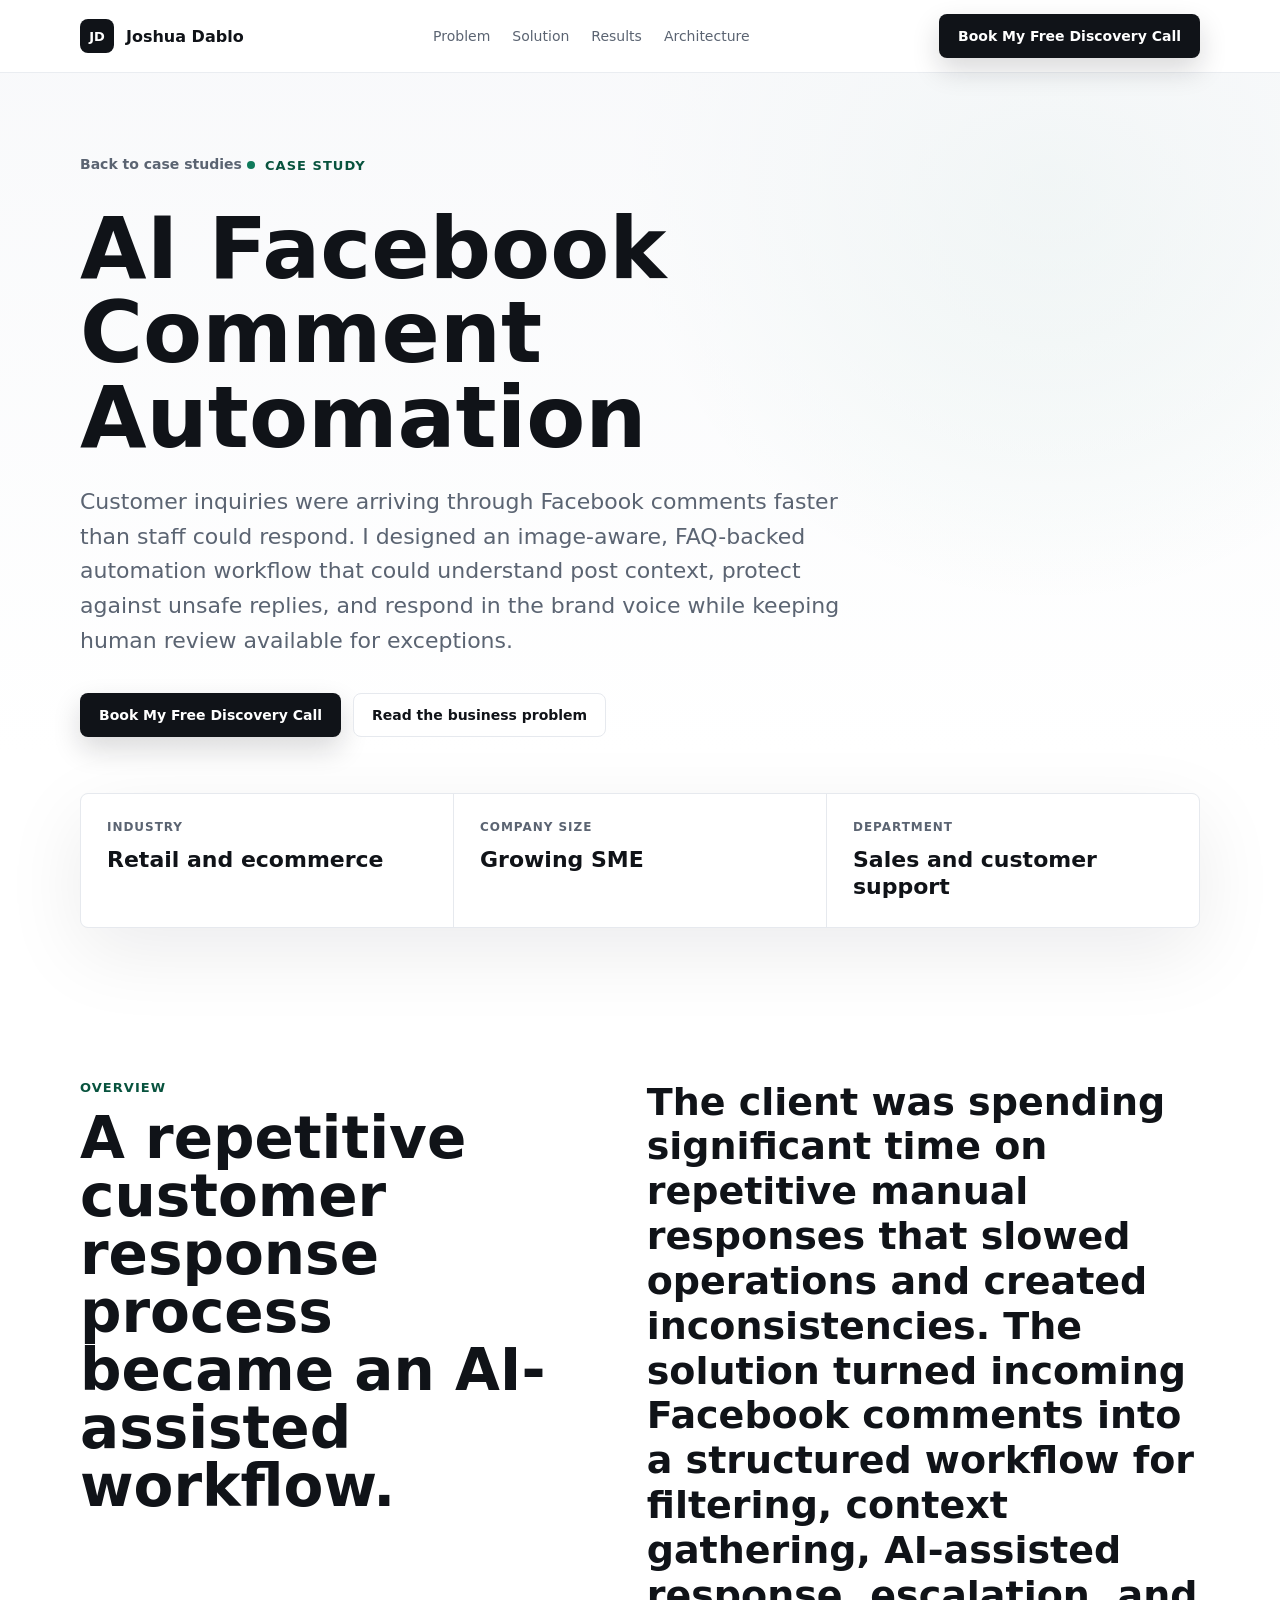
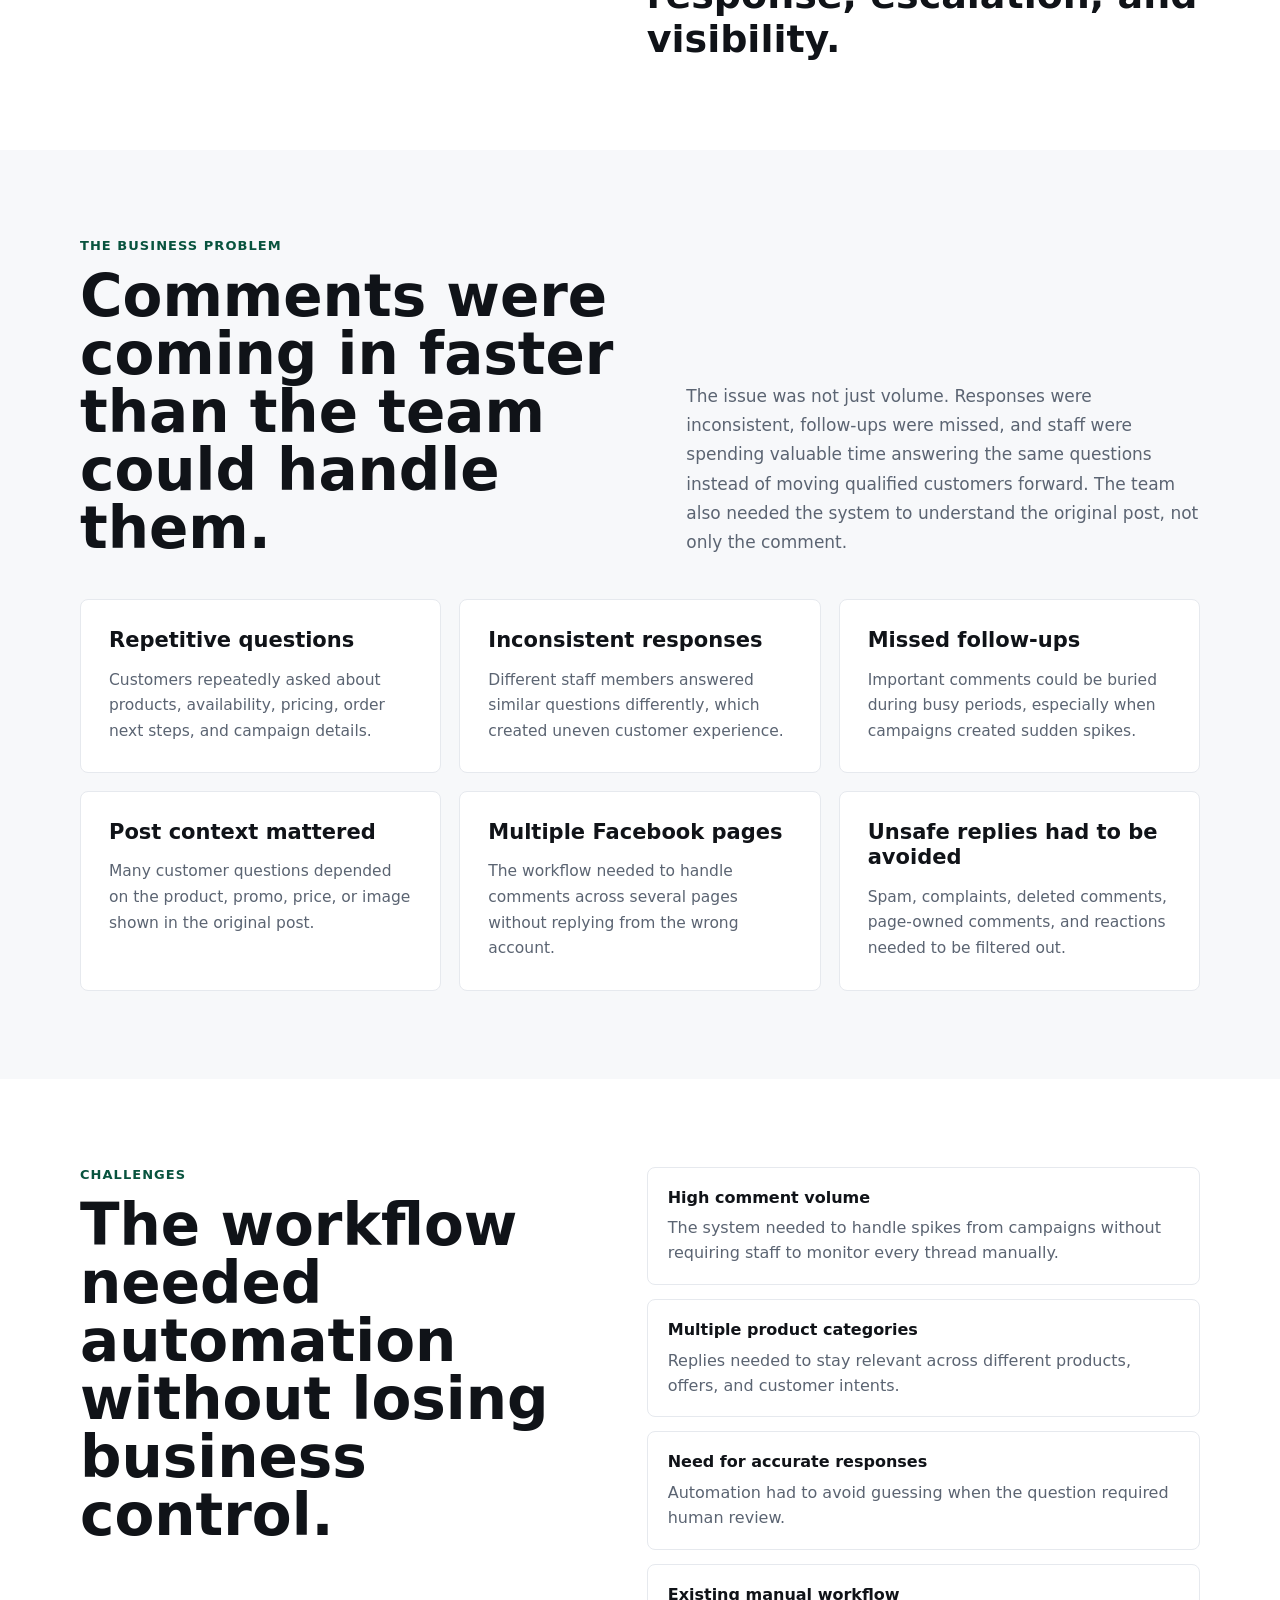
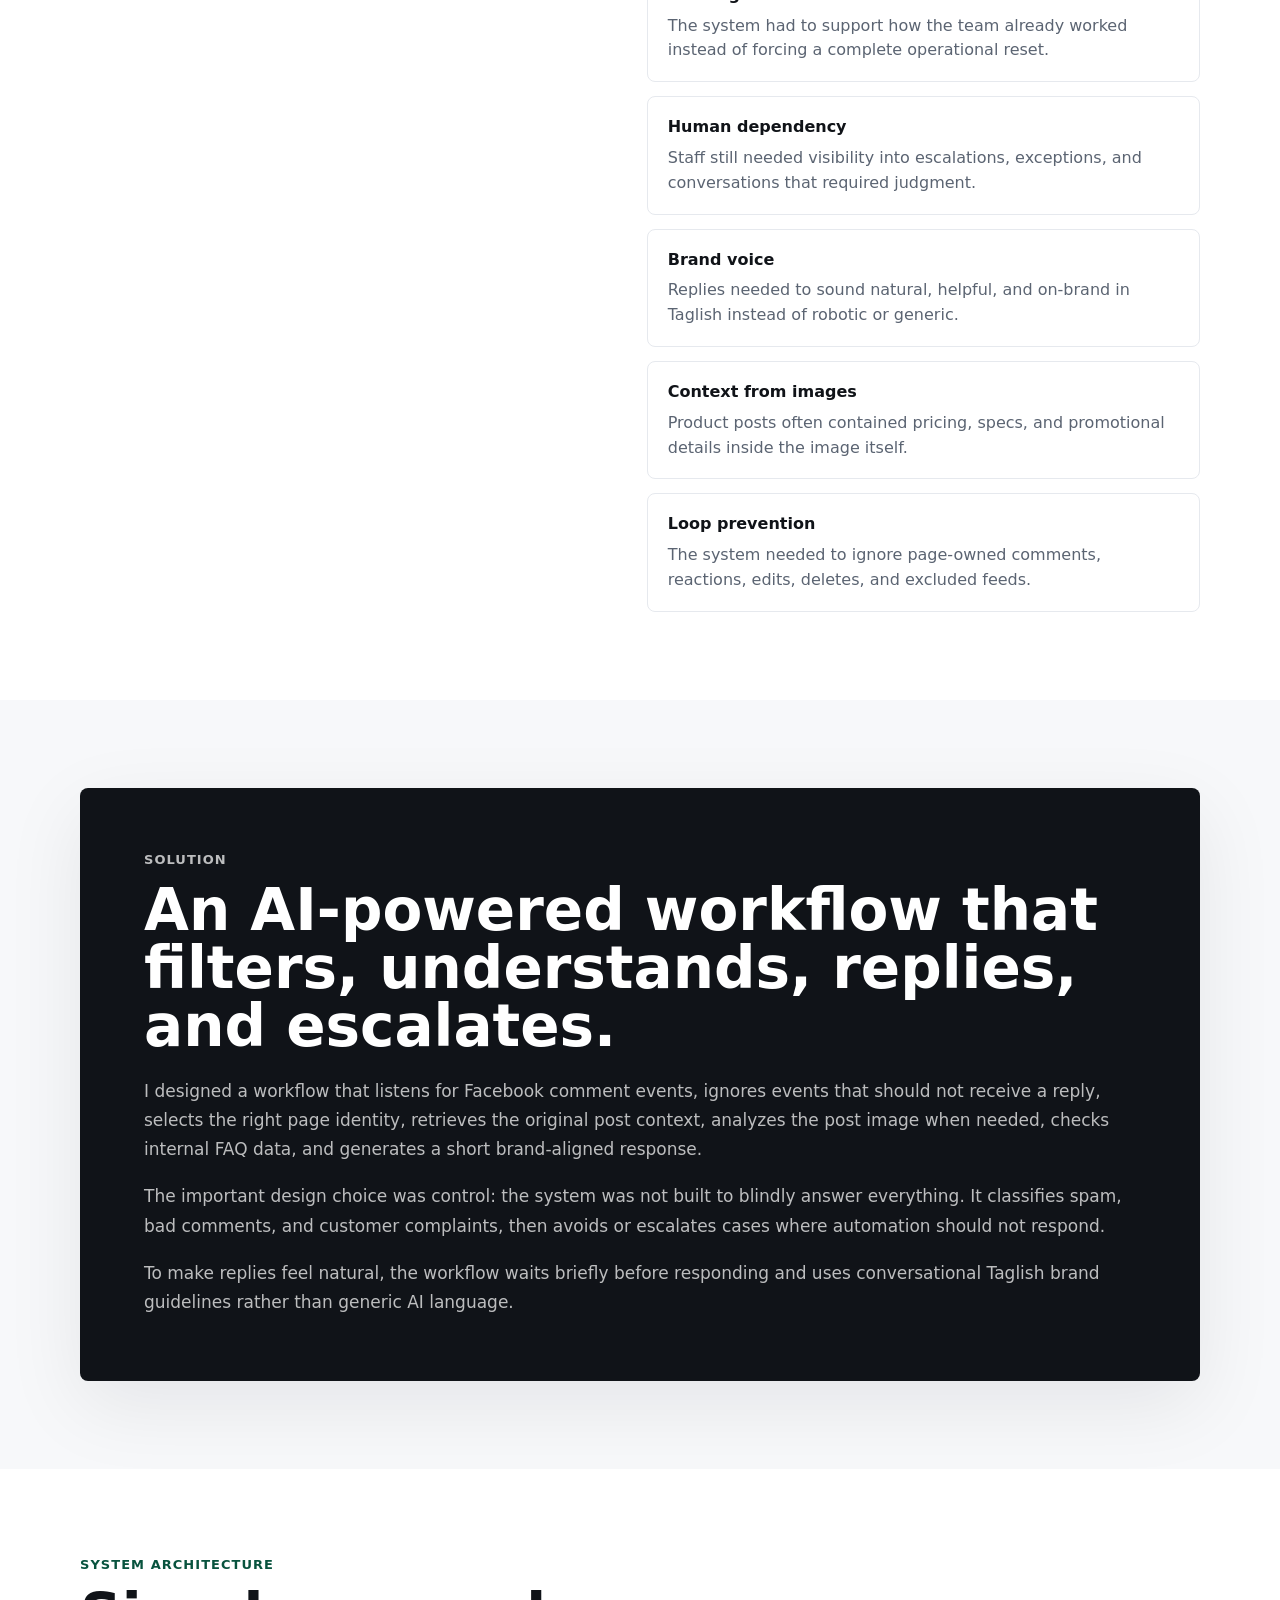
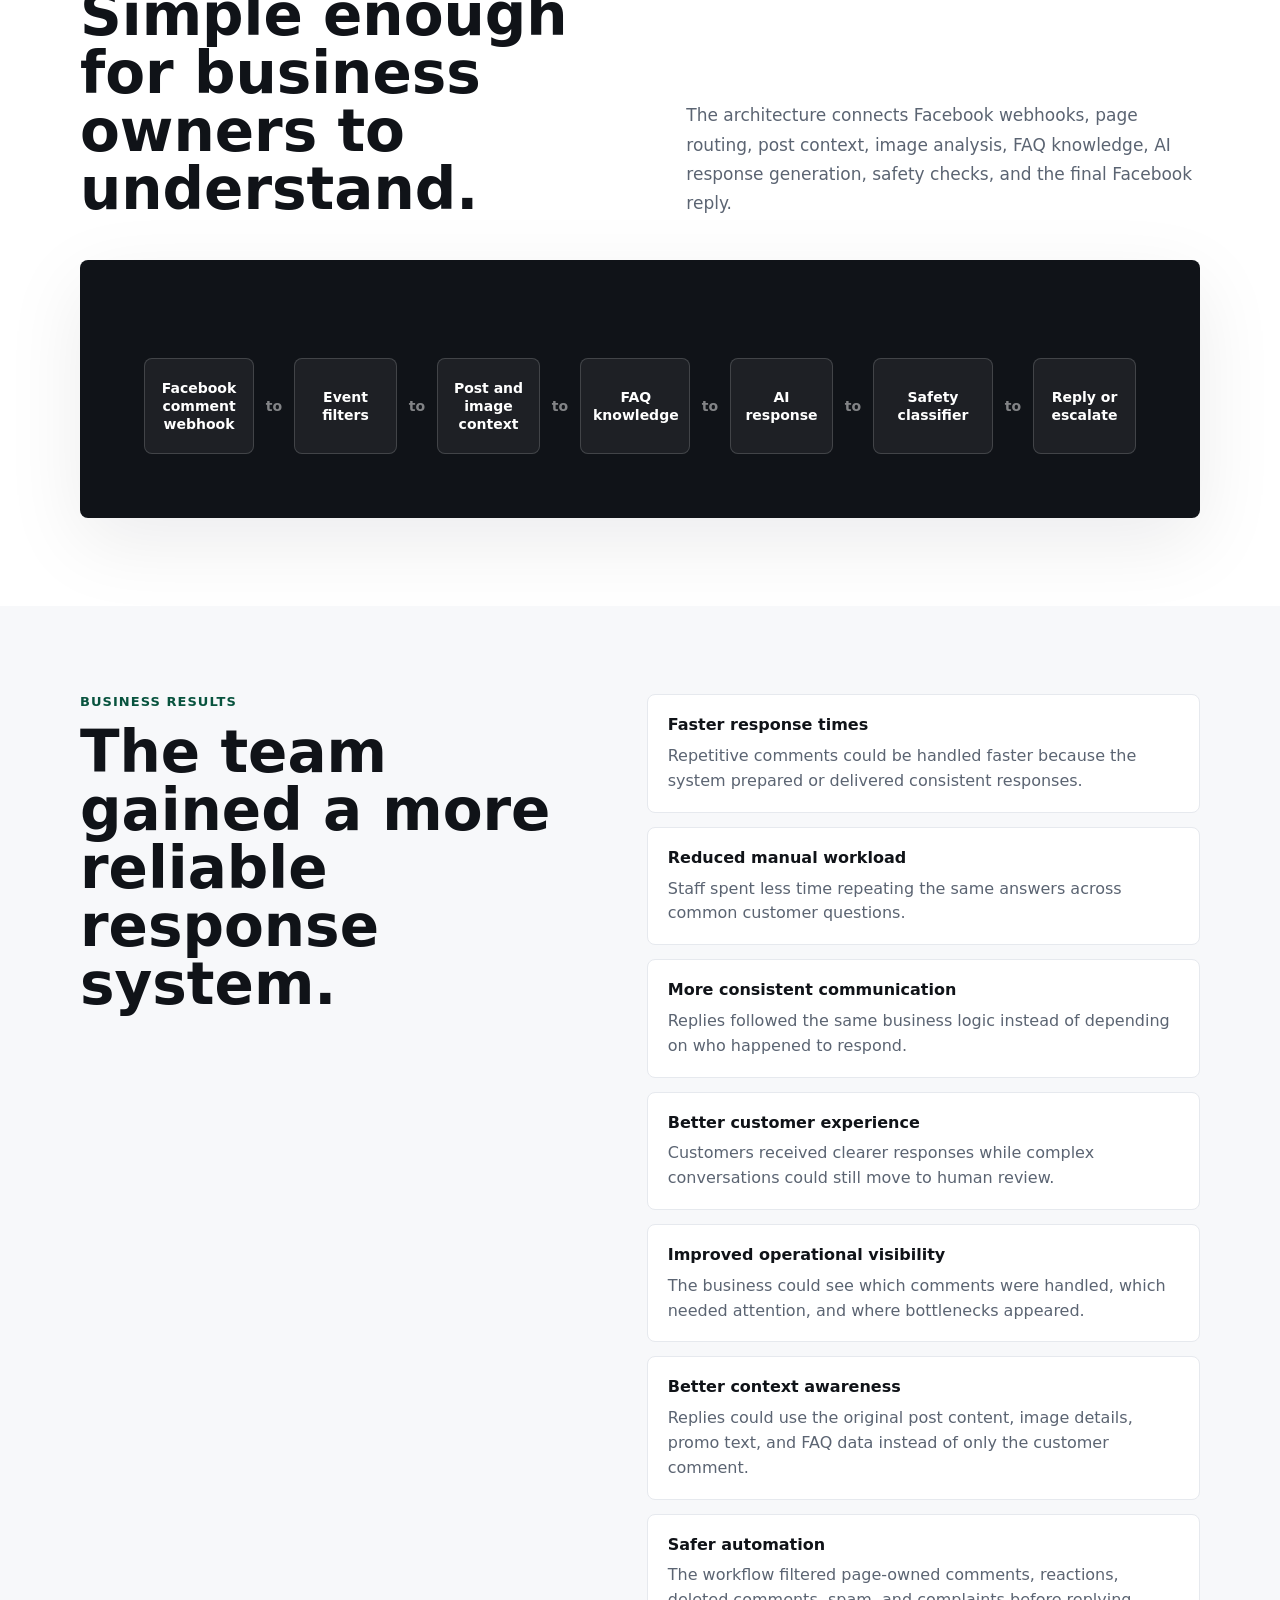
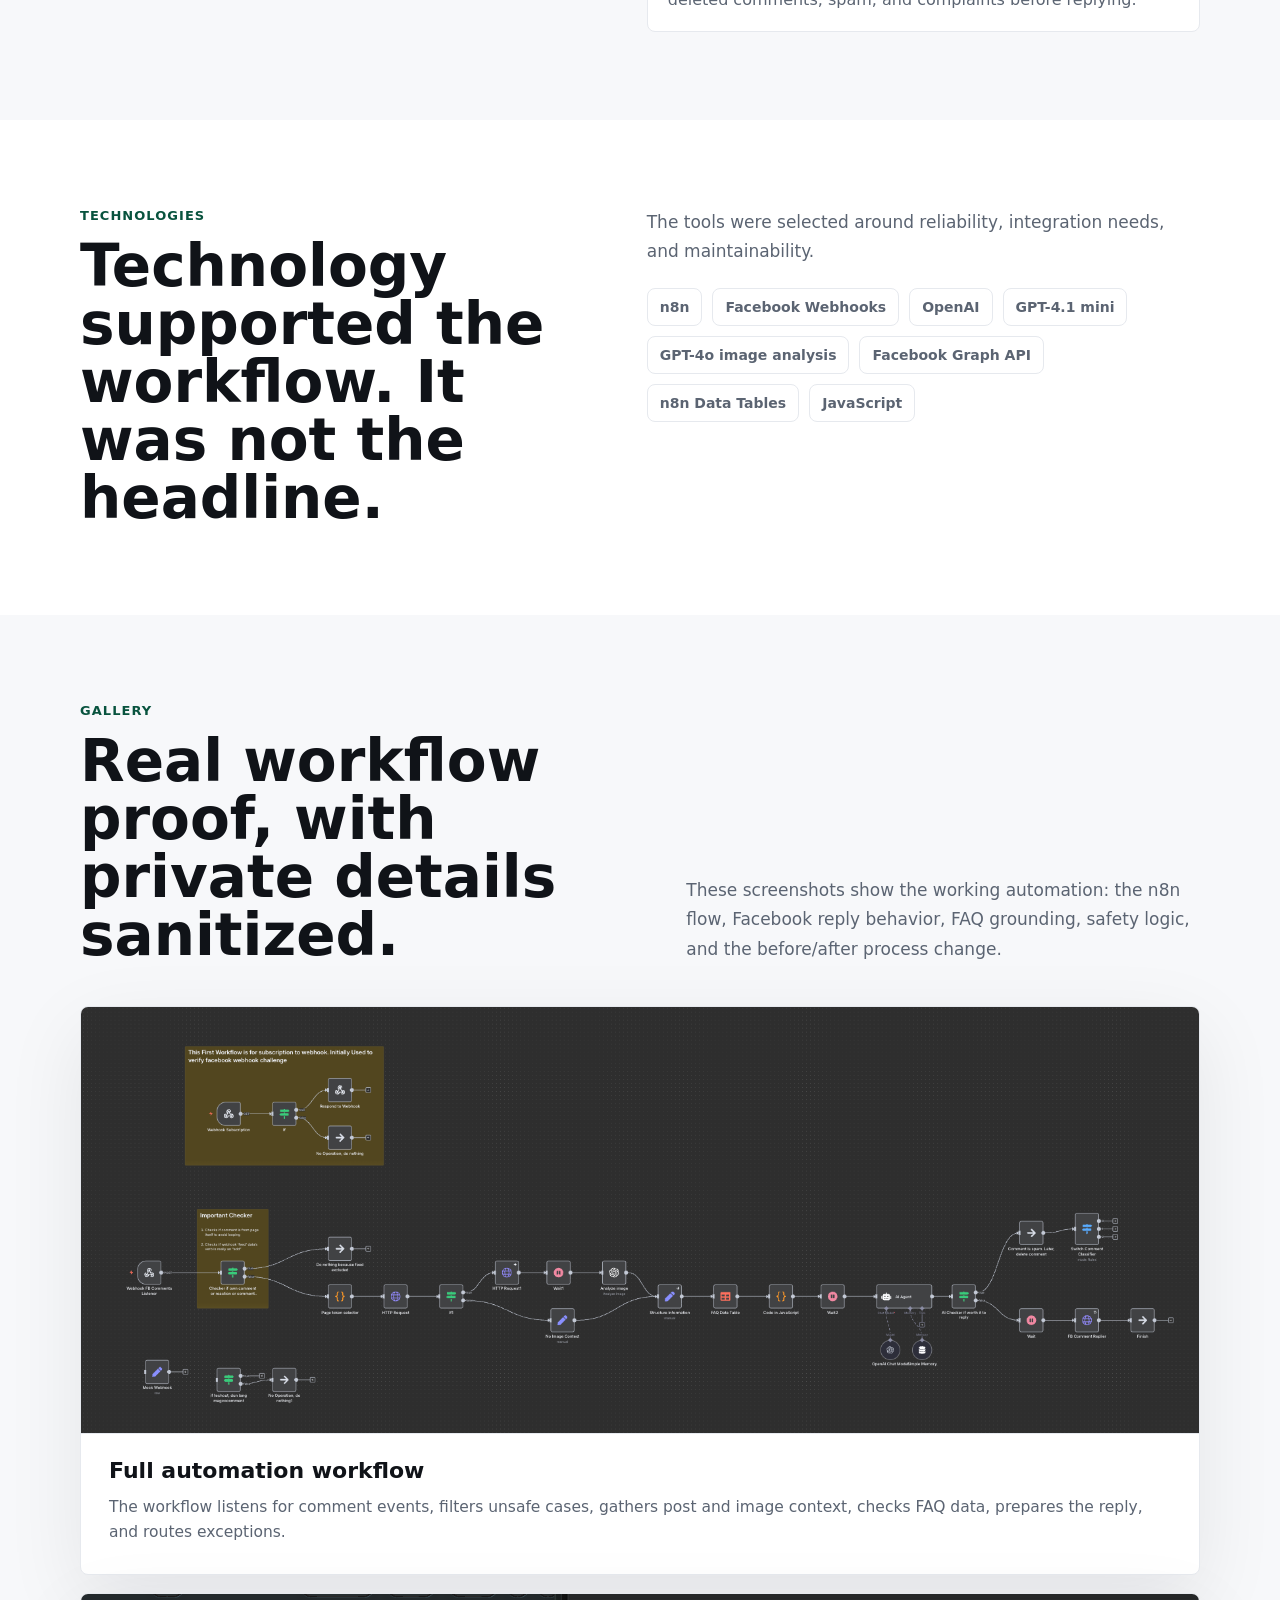
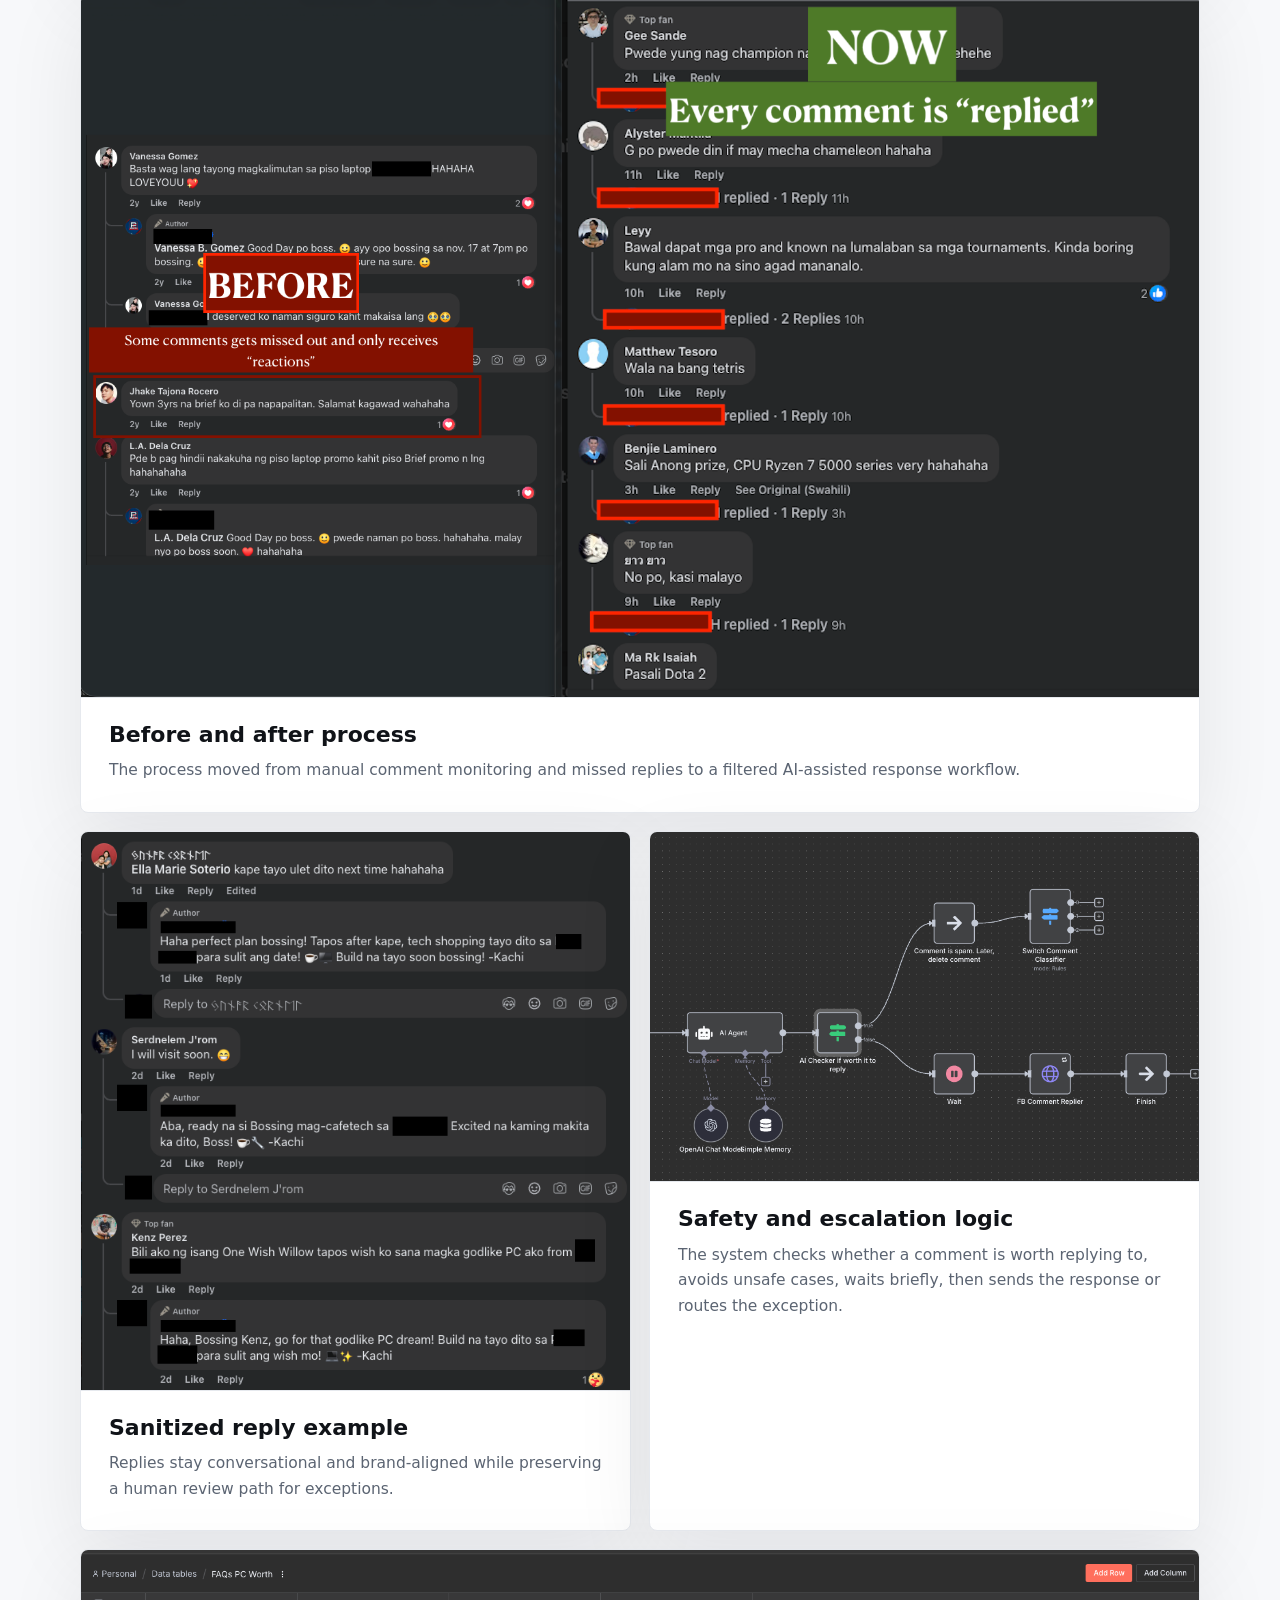
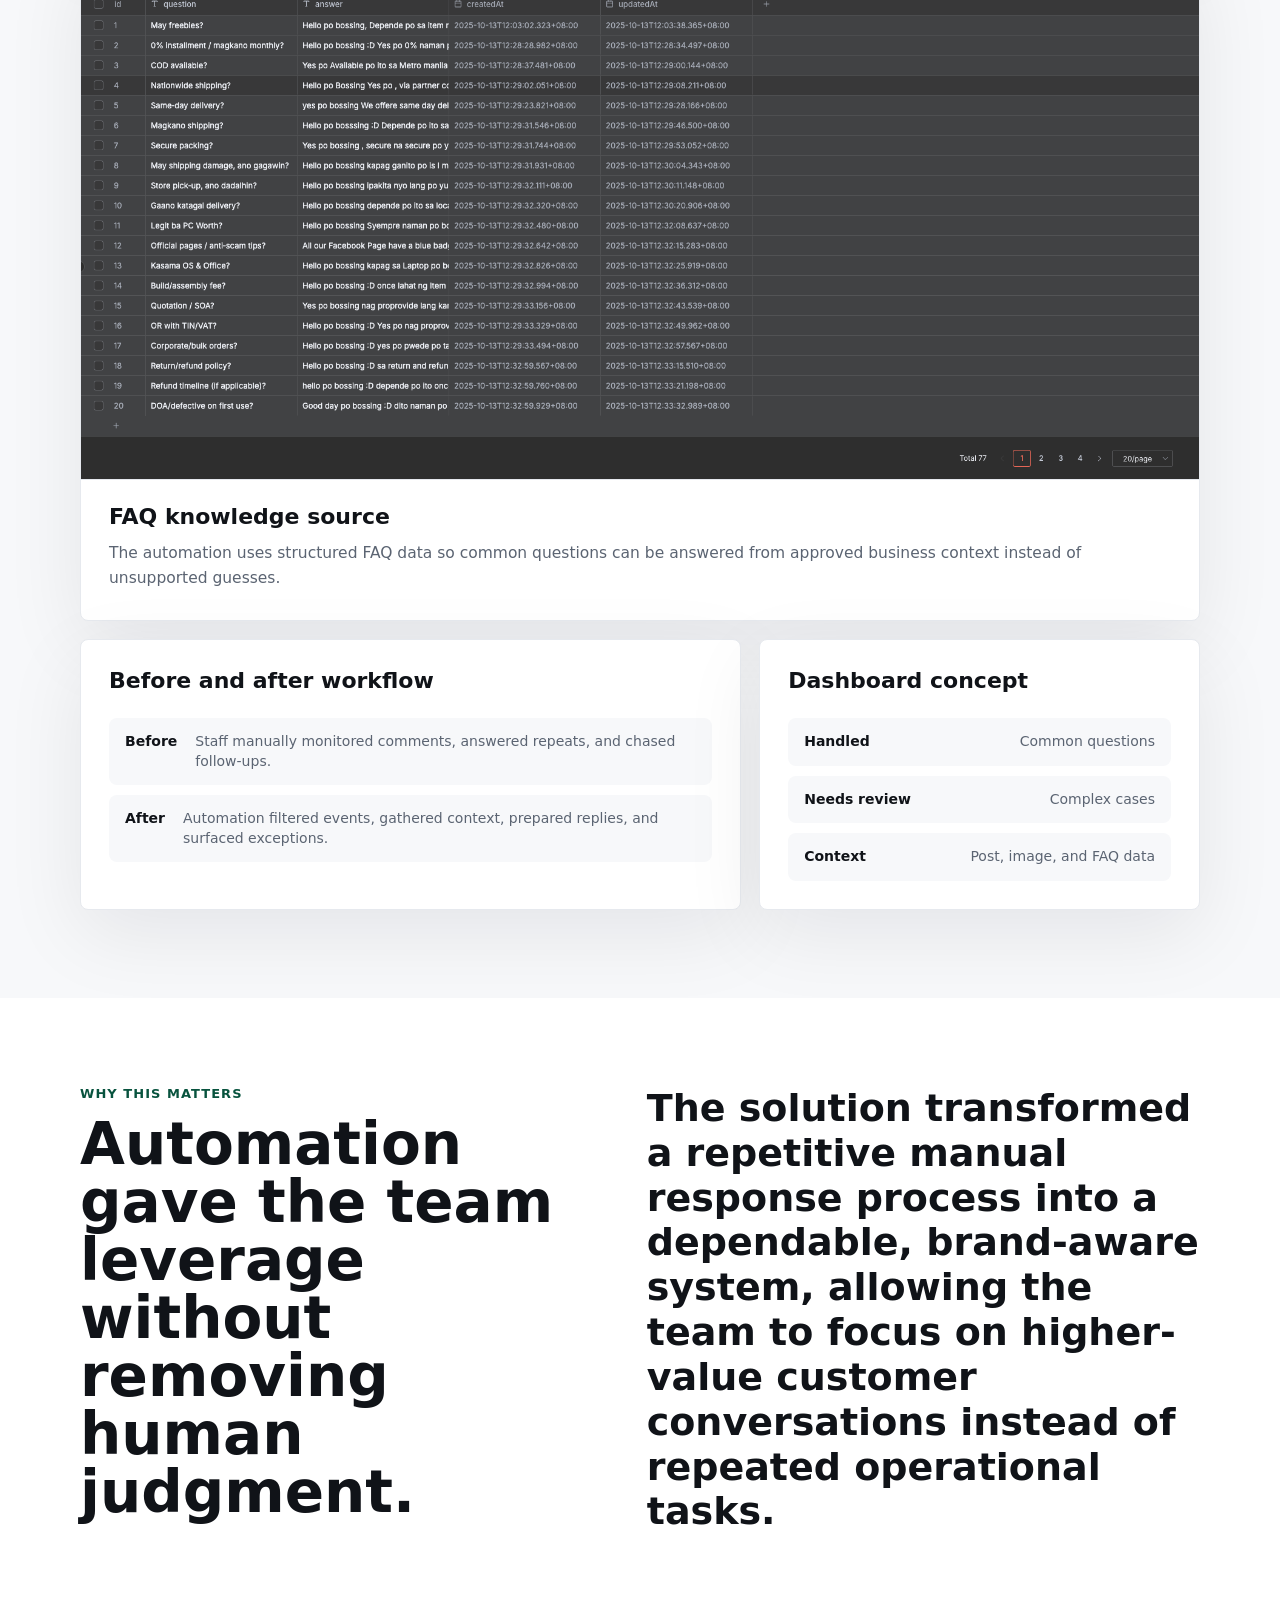
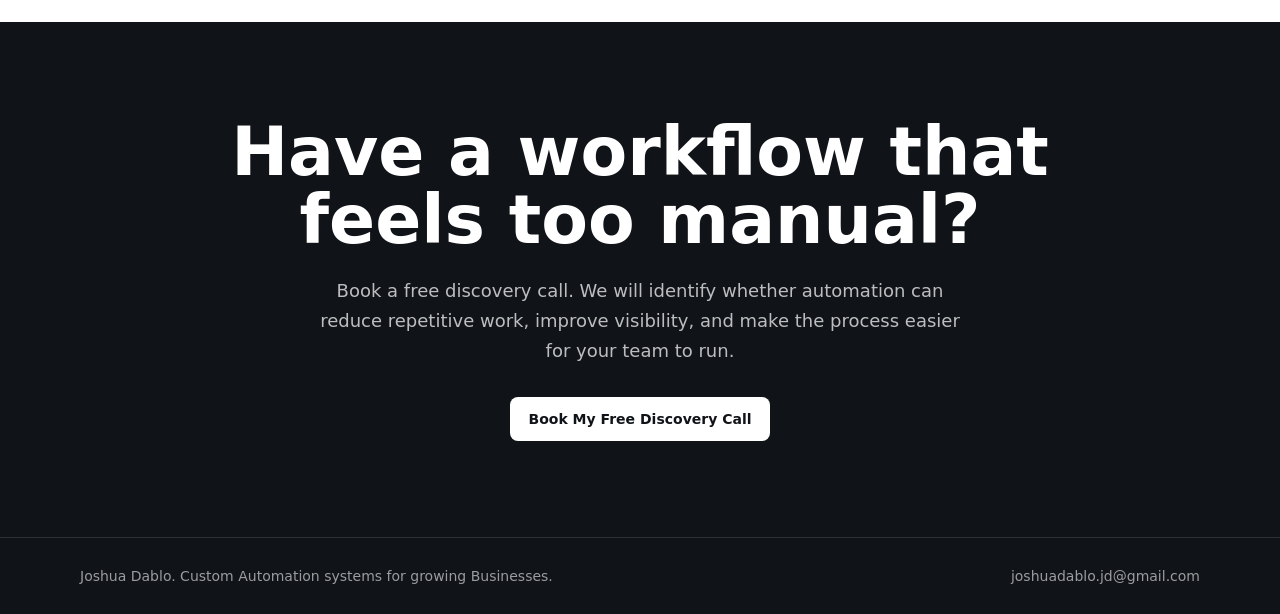
<file: case-study-ai-facebook-comment-automation.html>
<!DOCTYPE html>
<html lang="en">

<head>
  <meta charset="utf-8">
  <meta name="viewport" content="width=device-width, initial-scale=1">
  <meta name="description"
    content="Case study: AI Facebook comment automation that reduced repetitive customer response work and improved operational visibility.">
  <meta property="og:locale" content="en_US">
  <meta property="og:type" content="article">
  <meta property="og:title" content="AI Facebook Comment Automation | Joshua Dablo Case Study">
  <meta property="og:description"
    content="How a repetitive manual customer response process was turned into a dependable AI-assisted workflow.">
  <meta property="og:url" content="https://johnjoshuadablo.github.io/case-study-ai-facebook-comment-automation.html">
  <meta property="og:site_name" content="Joshua Dablo">
  <meta property="og:image"
    content="https://johnjoshuadablo.github.io/images/case-studies/ai-facebook-comment-automation/before-after-process-diagram.png">
  <title>AI Facebook Comment Automation | Joshua Dablo Case Study</title>
  <link rel="shortcut icon" href="favicon.ico">
  <style>
    :root {
      --ink: #101318;
      --muted: #5b6472;
      --line: #e6e9ee;
      --panel: #f7f8fa;
      --panel-strong: #eef5f1;
      --accent: #0f7a5b;
      --accent-dark: #08533e;
      --white: #ffffff;
      --shadow: 0 24px 80px rgba(16, 19, 24, 0.08);
      --max: 1120px;
      --header-height: 72px;
    }

    * {
      box-sizing: border-box;
    }

    html {
      scroll-behavior: smooth;
      scroll-padding-top: calc(var(--header-height) + 18px);
    }

    body {
      margin: 0;
      color: var(--ink);
      background: var(--white);
      font-family: Inter, ui-sans-serif, system-ui, -apple-system, BlinkMacSystemFont, "Segoe UI", sans-serif;
      letter-spacing: 0;
    }

    a {
      color: inherit;
      text-decoration: none;
    }

    img {
      display: block;
      max-width: 100%;
    }

    p,
    h1,
    h2,
    h3 {
      margin: 0;
    }

    .site-header {
      position: fixed;
      top: 0;
      right: 0;
      left: 0;
      z-index: 100;
      border-bottom: 1px solid rgba(230, 233, 238, 0.82);
      background: rgba(255, 255, 255, 0.92);
      -webkit-backdrop-filter: blur(18px);
      backdrop-filter: blur(18px);
    }

    .nav {
      width: min(var(--max), calc(100% - 40px));
      min-height: var(--header-height);
      margin: 0 auto;
      display: flex;
      align-items: center;
      justify-content: space-between;
      gap: 24px;
    }

    .brand {
      display: inline-flex;
      align-items: center;
      gap: 12px;
      font-weight: 700;
      white-space: nowrap;
    }

    .brand-mark {
      width: 34px;
      height: 34px;
      display: grid;
      place-items: center;
      border-radius: 8px;
      color: var(--white);
      background: var(--ink);
      font-size: 13px;
    }

    .nav-links {
      display: flex;
      align-items: center;
      gap: 22px;
      color: var(--muted);
      font-size: 14px;
    }

    .nav-links a:hover {
      color: var(--ink);
    }

    .button {
      display: inline-flex;
      align-items: center;
      justify-content: center;
      min-height: 44px;
      padding: 0 18px;
      border-radius: 8px;
      border: 1px solid transparent;
      font-weight: 700;
      font-size: 14px;
      line-height: 1;
      transition: transform 160ms ease, border-color 160ms ease, background 160ms ease;
    }

    .button:hover {
      transform: translateY(-1px);
    }

    .button-primary {
      color: var(--white);
      background: var(--ink);
      box-shadow: 0 12px 28px rgba(16, 19, 24, 0.16);
    }

    .button-secondary {
      color: var(--ink);
      background: var(--white);
      border-color: var(--line);
    }

    .hero {
      padding: calc(var(--header-height) + 82px) 0 64px;
      background:
        linear-gradient(180deg, rgba(247, 248, 250, 0.9), rgba(255, 255, 255, 0) 76%),
        radial-gradient(circle at 82% 18%, rgba(15, 122, 91, 0.11), transparent 32%),
        var(--white);
    }

    .hero-inner,
    .section-inner {
      width: min(var(--max), calc(100% - 40px));
      margin: 0 auto;
    }

    .breadcrumb {
      display: inline-flex;
      margin-bottom: 34px;
      color: var(--muted);
      font-size: 14px;
      font-weight: 700;
    }

    .breadcrumb:hover {
      color: var(--ink);
    }

    .eyebrow {
      display: inline-flex;
      align-items: center;
      gap: 10px;
      margin-bottom: 20px;
      color: var(--accent-dark);
      font-size: 13px;
      font-weight: 800;
      text-transform: uppercase;
      letter-spacing: 0.08em;
    }

    .eyebrow::before {
      content: "";
      width: 8px;
      height: 8px;
      border-radius: 50%;
      background: var(--accent);
    }

    h1 {
      max-width: 940px;
      font-size: clamp(44px, 7vw, 86px);
      line-height: 0.98;
      letter-spacing: 0;
    }

    .hero-copy {
      max-width: 760px;
      margin-top: 26px;
      color: var(--muted);
      font-size: clamp(18px, 2.2vw, 22px);
      line-height: 1.58;
    }

    .hero-actions {
      display: flex;
      flex-wrap: wrap;
      gap: 12px;
      margin-top: 34px;
    }

    .client-grid {
      display: grid;
      grid-template-columns: repeat(3, minmax(0, 1fr));
      gap: 1px;
      margin-top: 56px;
      overflow: hidden;
      border: 1px solid var(--line);
      border-radius: 8px;
      background: var(--line);
      box-shadow: var(--shadow);
    }

    .client-item {
      padding: 26px;
      background: var(--white);
    }

    .client-item span {
      display: block;
      color: var(--muted);
      font-size: 12px;
      font-weight: 800;
      text-transform: uppercase;
      letter-spacing: 0.08em;
    }

    .client-item strong {
      display: block;
      margin-top: 12px;
      font-size: 22px;
      line-height: 1.25;
    }

    .section {
      padding: 88px 0;
    }

    .section-muted {
      background: var(--panel);
    }

    .section-heading {
      display: grid;
      grid-template-columns: minmax(0, 0.75fr) minmax(320px, 0.7fr);
      gap: 56px;
      align-items: end;
      margin-bottom: 42px;
    }

    .section-kicker {
      margin-bottom: 14px;
      color: var(--accent-dark);
      font-size: 13px;
      font-weight: 800;
      text-transform: uppercase;
      letter-spacing: 0.08em;
    }

    h2 {
      font-size: clamp(34px, 5vw, 58px);
      line-height: 1;
      letter-spacing: 0;
    }

    .section-lede,
    .body-copy {
      color: var(--muted);
      font-size: 17px;
      line-height: 1.72;
    }

    .two-column {
      display: grid;
      grid-template-columns: minmax(0, 0.72fr) minmax(320px, 0.78fr);
      gap: 56px;
      align-items: start;
    }

    .large-copy {
      font-size: clamp(24px, 3vw, 38px);
      line-height: 1.18;
      font-weight: 780;
      letter-spacing: 0;
    }

    .card-grid {
      display: grid;
      grid-template-columns: repeat(3, minmax(0, 1fr));
      gap: 18px;
    }

    .card {
      min-height: 100%;
      padding: 28px;
      border: 1px solid var(--line);
      border-radius: 8px;
      background: var(--white);
    }

    .card h3 {
      font-size: 21px;
      line-height: 1.2;
      letter-spacing: 0;
    }

    .card p {
      margin-top: 14px;
      color: var(--muted);
      font-size: 15.5px;
      line-height: 1.65;
    }

    .challenge-list,
    .result-list {
      display: grid;
      gap: 14px;
      margin: 0;
      padding: 0;
      list-style: none;
    }

    .challenge-list li,
    .result-list li {
      padding: 18px 20px;
      border: 1px solid var(--line);
      border-radius: 8px;
      background: var(--white);
      color: var(--muted);
      font-size: 16px;
      line-height: 1.55;
    }

    .challenge-list strong,
    .result-list strong {
      display: block;
      margin-bottom: 6px;
      color: var(--ink);
      font-size: 16px;
    }

    .solution-panel {
      padding: clamp(34px, 6vw, 64px);
      border-radius: 8px;
      color: var(--white);
      background: var(--ink);
      box-shadow: var(--shadow);
    }

    .solution-panel .section-kicker,
    .solution-panel p {
      color: rgba(255, 255, 255, 0.72);
    }

    .solution-panel h2 {
      color: var(--white);
    }

    .architecture {
      display: grid;
      grid-template-columns: minmax(110px, 1fr) 20px minmax(90px, 1fr) 20px minmax(100px, 1fr) 20px minmax(110px, 1fr) 20px minmax(90px, 1fr) 20px minmax(120px, 1fr) 20px minmax(90px, 1fr);
      gap: 10px;
      margin-top: 34px;
      align-items: stretch;
    }

    .arch-node {
      min-height: 96px;
      display: grid;
      place-items: center;
      padding: 16px 12px;
      border: 1px solid rgba(255, 255, 255, 0.16);
      border-radius: 8px;
      background: rgba(255, 255, 255, 0.06);
      text-align: center;
      color: var(--white);
      font-size: 14px;
      font-weight: 800;
      line-height: 1.3;
    }

    .arch-arrow {
      display: grid;
      place-items: center;
      color: rgba(255, 255, 255, 0.48);
      font-size: 14px;
      font-weight: 900;
    }

    .tech-list {
      display: flex;
      flex-wrap: wrap;
      gap: 10px;
    }

    .tech-list span {
      padding: 10px 12px;
      border: 1px solid var(--line);
      border-radius: 8px;
      background: var(--white);
      color: var(--muted);
      font-size: 14px;
      font-weight: 700;
    }

    .gallery-grid {
      display: grid;
      grid-template-columns: 1.2fr 0.8fr;
      gap: 18px;
    }

    .screenshot-grid {
      display: grid;
      grid-template-columns: repeat(2, minmax(0, 1fr));
      gap: 18px;
    }

    .gallery-card {
      min-height: 260px;
      padding: 28px;
      border: 1px solid var(--line);
      border-radius: 8px;
      background: var(--white);
      box-shadow: var(--shadow);
    }

    .gallery-card h3 {
      font-size: 22px;
      line-height: 1.2;
    }

    .screenshot-card {
      overflow: hidden;
      padding: 0;
    }

    .screenshot-card-wide {
      grid-column: 1 / -1;
    }

    .screenshot-frame {
      border-bottom: 1px solid var(--line);
      background: #20242a;
    }

    .screenshot-frame img {
      width: 100%;
      height: auto;
    }

    .screenshot-copy {
      padding: 24px 28px 28px;
    }

    .screenshot-copy p {
      margin-top: 10px;
      color: var(--muted);
      font-size: 15.5px;
      line-height: 1.65;
    }

    .workflow-preview {
      display: grid;
      gap: 10px;
      margin-top: 24px;
    }

    .workflow-row {
      display: flex;
      justify-content: space-between;
      gap: 18px;
      padding: 14px 16px;
      border-radius: 8px;
      background: var(--panel);
      color: var(--muted);
      font-size: 14px;
      line-height: 1.4;
    }

    .workflow-row strong {
      color: var(--ink);
    }

    .cta {
      padding: 96px 0;
      color: var(--white);
      background: var(--ink);
    }

    .cta-inner {
      width: min(900px, calc(100% - 40px));
      margin: 0 auto;
      text-align: center;
    }

    .cta h2 {
      font-size: clamp(38px, 6vw, 68px);
      line-height: 1;
    }

    .cta p {
      max-width: 660px;
      margin: 22px auto 0;
      color: rgba(255, 255, 255, 0.72);
      font-size: 18px;
      line-height: 1.65;
    }

    .cta .button-primary {
      margin-top: 32px;
      color: var(--ink);
      background: var(--white);
      box-shadow: none;
    }

    .site-footer {
      padding: 30px 0;
      border-top: 1px solid rgba(255, 255, 255, 0.12);
      color: rgba(255, 255, 255, 0.58);
      background: var(--ink);
      font-size: 14px;
    }

    .footer-inner {
      width: min(var(--max), calc(100% - 40px));
      margin: 0 auto;
      display: flex;
      justify-content: space-between;
      gap: 20px;
      flex-wrap: wrap;
    }

    @media (max-width: 940px) {
      :root {
        --header-height: 76px;
      }

      .nav {
        min-height: auto;
        padding: 16px 0;
      }

      .nav-links {
        display: none;
      }

      .hero {
        padding-top: calc(var(--header-height) + 64px);
      }

      .client-grid,
      .section-heading,
      .two-column,
      .card-grid,
      .gallery-grid,
      .screenshot-grid {
        grid-template-columns: 1fr;
      }

      .architecture {
        grid-template-columns: 1fr;
      }

      .arch-arrow {
        display: grid;
        min-height: 18px;
      }

      .arch-node {
        min-height: 72px;
      }
    }

    @media (max-width: 560px) {
      .nav,
      .hero-inner,
      .section-inner,
      .footer-inner,
      .cta-inner {
        width: min(100% - 28px, var(--max));
      }

      h1 {
        font-size: 44px;
      }

      .button {
        width: 100%;
      }

      .hero-actions {
        flex-direction: column;
      }

      .client-item,
      .card,
      .gallery-card {
        padding: 22px;
      }
    }
  </style>
  <!-- Google tag (gtag.js) -->
  <script async src="https://www.googletagmanager.com/gtag/js?id=G-22MCX5TQEJ"></script>
  <script>
    window.dataLayer = window.dataLayer || [];
    function gtag(){dataLayer.push(arguments);}
    gtag('js', new Date());
    gtag('config', 'G-22MCX5TQEJ');
  </script>
</head>

<body>
  <header class="site-header">
    <nav class="nav" aria-label="Main navigation">
      <a class="brand" href="index.html" aria-label="Joshua Dablo home">
        <span class="brand-mark">JD</span>
        <span>Joshua Dablo</span>
      </a>
      <div class="nav-links">
        <a href="#problem">Problem</a>
        <a href="#solution">Solution</a>
        <a href="#results">Results</a>
        <a href="#architecture">Architecture</a>
      </div>
      <a class="button button-primary" href="https://cal.com/joshua-dablo-vmto3x/free-automation-discovery-call"
        data-cal-link="joshua-dablo-vmto3x/free-automation-discovery-call"
        data-cal-namespace="free-automation-discovery-call" data-cal-config='{"layout":"month_view"}' target="_blank"
        rel="noopener">
        Book My Free Discovery Call
      </a>
    </nav>
  </header>

  <main>
    <section class="hero" aria-labelledby="case-title">
      <div class="hero-inner">
        <a class="breadcrumb" href="index.html#other-case-studies">Back to case studies</a>
        <p class="eyebrow">Case study</p>
        <h1 id="case-title">AI Facebook Comment Automation</h1>
        <p class="hero-copy">
          Customer inquiries were arriving through Facebook comments faster than staff could respond. I designed an
          image-aware, FAQ-backed automation workflow that could understand post context, protect against unsafe replies,
          and respond in the brand voice while keeping human review available for exceptions.
        </p>
        <div class="hero-actions">
          <a class="button button-primary" href="https://cal.com/joshua-dablo-vmto3x/free-automation-discovery-call"
            data-cal-link="joshua-dablo-vmto3x/free-automation-discovery-call"
            data-cal-namespace="free-automation-discovery-call" data-cal-config='{"layout":"month_view"}'
            target="_blank" rel="noopener">
            Book My Free Discovery Call
          </a>
          <a class="button button-secondary" href="#problem">Read the business problem</a>
        </div>

        <div class="client-grid" aria-label="Client details">
          <div class="client-item">
            <span>Industry</span>
            <strong>Retail and ecommerce</strong>
          </div>
          <div class="client-item">
            <span>Company size</span>
            <strong>Growing SME</strong>
          </div>
          <div class="client-item">
            <span>Department</span>
            <strong>Sales and customer support</strong>
          </div>
        </div>
      </div>
    </section>

    <section class="section" id="overview" aria-labelledby="overview-title">
      <div class="section-inner two-column">
        <div>
          <p class="section-kicker">Overview</p>
          <h2 id="overview-title">A repetitive customer response process became an AI-assisted workflow.</h2>
        </div>
        <p class="large-copy">
          The client was spending significant time on repetitive manual responses that slowed operations and created
          inconsistencies. The solution turned incoming Facebook comments into a structured workflow for filtering,
          context gathering, AI-assisted response, escalation, and visibility.
        </p>
      </div>
    </section>

    <section class="section section-muted" id="problem" aria-labelledby="problem-title">
      <div class="section-inner">
        <div class="section-heading">
          <div>
            <p class="section-kicker">The business problem</p>
            <h2 id="problem-title">Comments were coming in faster than the team could handle them.</h2>
          </div>
          <p class="section-lede">
            The issue was not just volume. Responses were inconsistent, follow-ups were missed, and staff were spending
            valuable time answering the same questions instead of moving qualified customers forward. The team also
            needed the system to understand the original post, not only the comment.
          </p>
        </div>
        <div class="card-grid">
          <article class="card">
            <h3>Repetitive questions</h3>
            <p>Customers repeatedly asked about products, availability, pricing, order next steps, and campaign details.</p>
          </article>
          <article class="card">
            <h3>Inconsistent responses</h3>
            <p>Different staff members answered similar questions differently, which created uneven customer experience.</p>
          </article>
          <article class="card">
            <h3>Missed follow-ups</h3>
            <p>Important comments could be buried during busy periods, especially when campaigns created sudden spikes.</p>
          </article>
          <article class="card">
            <h3>Post context mattered</h3>
            <p>Many customer questions depended on the product, promo, price, or image shown in the original post.</p>
          </article>
          <article class="card">
            <h3>Multiple Facebook pages</h3>
            <p>The workflow needed to handle comments across several pages without replying from the wrong account.</p>
          </article>
          <article class="card">
            <h3>Unsafe replies had to be avoided</h3>
            <p>Spam, complaints, deleted comments, page-owned comments, and reactions needed to be filtered out.</p>
          </article>
        </div>
      </div>
    </section>

    <section class="section" id="challenges" aria-labelledby="challenges-title">
      <div class="section-inner two-column">
        <div>
          <p class="section-kicker">Challenges</p>
          <h2 id="challenges-title">The workflow needed automation without losing business control.</h2>
        </div>
        <ul class="challenge-list">
          <li>
            <strong>High comment volume</strong>
            The system needed to handle spikes from campaigns without requiring staff to monitor every thread manually.
          </li>
          <li>
            <strong>Multiple product categories</strong>
            Replies needed to stay relevant across different products, offers, and customer intents.
          </li>
          <li>
            <strong>Need for accurate responses</strong>
            Automation had to avoid guessing when the question required human review.
          </li>
          <li>
            <strong>Existing manual workflow</strong>
            The system had to support how the team already worked instead of forcing a complete operational reset.
          </li>
          <li>
            <strong>Human dependency</strong>
            Staff still needed visibility into escalations, exceptions, and conversations that required judgment.
          </li>
          <li>
            <strong>Brand voice</strong>
            Replies needed to sound natural, helpful, and on-brand in Taglish instead of robotic or generic.
          </li>
          <li>
            <strong>Context from images</strong>
            Product posts often contained pricing, specs, and promotional details inside the image itself.
          </li>
          <li>
            <strong>Loop prevention</strong>
            The system needed to ignore page-owned comments, reactions, edits, deletes, and excluded feeds.
          </li>
        </ul>
      </div>
    </section>

    <section class="section section-muted" id="solution" aria-labelledby="solution-title">
      <div class="section-inner">
        <div class="solution-panel">
          <p class="section-kicker">Solution</p>
          <h2 id="solution-title">An AI-powered workflow that filters, understands, replies, and escalates.</h2>
          <p class="body-copy" style="margin-top: 22px;">
            I designed a workflow that listens for Facebook comment events, ignores events that should not receive a
            reply, selects the right page identity, retrieves the original post context, analyzes the post image when
            needed, checks internal FAQ data, and generates a short brand-aligned response.
          </p>
          <p class="body-copy" style="margin-top: 18px;">
            The important design choice was control: the system was not built to blindly answer everything. It classifies
            spam, bad comments, and customer complaints, then avoids or escalates cases where automation should not
            respond.
          </p>
          <p class="body-copy" style="margin-top: 18px;">
            To make replies feel natural, the workflow waits briefly before responding and uses conversational Taglish
            brand guidelines rather than generic AI language.
          </p>
        </div>
      </div>
    </section>

    <section class="section" id="architecture" aria-labelledby="architecture-title">
      <div class="section-inner">
        <div class="section-heading">
          <div>
            <p class="section-kicker">System architecture</p>
            <h2 id="architecture-title">Simple enough for business owners to understand.</h2>
          </div>
          <p class="section-lede">
            The architecture connects Facebook webhooks, page routing, post context, image analysis, FAQ knowledge,
            AI response generation, safety checks, and the final Facebook reply.
          </p>
        </div>
        <div class="solution-panel">
          <div class="architecture" aria-label="Facebook comment automation architecture">
            <div class="arch-node">Facebook comment webhook</div>
            <div class="arch-arrow">to</div>
            <div class="arch-node">Event filters</div>
            <div class="arch-arrow">to</div>
            <div class="arch-node">Post and image context</div>
            <div class="arch-arrow">to</div>
            <div class="arch-node">FAQ knowledge</div>
            <div class="arch-arrow">to</div>
            <div class="arch-node">AI response</div>
            <div class="arch-arrow">to</div>
            <div class="arch-node">Safety classifier</div>
            <div class="arch-arrow">to</div>
            <div class="arch-node">Reply or escalate</div>
          </div>
        </div>
      </div>
    </section>

    <section class="section section-muted" id="results" aria-labelledby="results-title">
      <div class="section-inner two-column">
        <div>
          <p class="section-kicker">Business results</p>
          <h2 id="results-title">The team gained a more reliable response system.</h2>
        </div>
        <ul class="result-list">
          <li>
            <strong>Faster response times</strong>
            Repetitive comments could be handled faster because the system prepared or delivered consistent responses.
          </li>
          <li>
            <strong>Reduced manual workload</strong>
            Staff spent less time repeating the same answers across common customer questions.
          </li>
          <li>
            <strong>More consistent communication</strong>
            Replies followed the same business logic instead of depending on who happened to respond.
          </li>
          <li>
            <strong>Better customer experience</strong>
            Customers received clearer responses while complex conversations could still move to human review.
          </li>
          <li>
            <strong>Improved operational visibility</strong>
            The business could see which comments were handled, which needed attention, and where bottlenecks appeared.
          </li>
          <li>
            <strong>Better context awareness</strong>
            Replies could use the original post content, image details, promo text, and FAQ data instead of only the
            customer comment.
          </li>
          <li>
            <strong>Safer automation</strong>
            The workflow filtered page-owned comments, reactions, deleted comments, spam, and complaints before replying.
          </li>
        </ul>
      </div>
    </section>

    <section class="section" id="technologies" aria-labelledby="technologies-title">
      <div class="section-inner two-column">
        <div>
          <p class="section-kicker">Technologies</p>
          <h2 id="technologies-title">Technology supported the workflow. It was not the headline.</h2>
        </div>
        <div>
          <p class="body-copy" style="margin-bottom: 22px;">
            The tools were selected around reliability, integration needs, and maintainability.
          </p>
          <div class="tech-list" aria-label="Technology list">
            <span>n8n</span>
            <span>Facebook Webhooks</span>
            <span>OpenAI</span>
            <span>GPT-4.1 mini</span>
            <span>GPT-4o image analysis</span>
            <span>Facebook Graph API</span>
            <span>n8n Data Tables</span>
            <span>JavaScript</span>
          </div>
        </div>
      </div>
    </section>

    <section class="section section-muted" id="gallery" aria-labelledby="gallery-title">
      <div class="section-inner">
        <div class="section-heading">
          <div>
            <p class="section-kicker">Gallery</p>
            <h2 id="gallery-title">Real workflow proof, with private details sanitized.</h2>
          </div>
          <p class="section-lede">
            These screenshots show the working automation: the n8n flow, Facebook reply behavior, FAQ grounding,
            safety logic, and the before/after process change.
          </p>
        </div>
        <div class="screenshot-grid">
          <article class="gallery-card screenshot-card screenshot-card-wide">
            <div class="screenshot-frame">
              <img src="images/case-studies/ai-facebook-comment-automation/n8n-workflow-overview.png"
                alt="n8n workflow overview for AI Facebook comment automation" loading="lazy">
            </div>
            <div class="screenshot-copy">
              <h3>Full automation workflow</h3>
              <p>The workflow listens for comment events, filters unsafe cases, gathers post and image context, checks FAQ data, prepares the reply, and routes exceptions.</p>
            </div>
          </article>
          <article class="gallery-card screenshot-card screenshot-card-wide">
            <div class="screenshot-frame">
              <img src="images/case-studies/ai-facebook-comment-automation/before-after-process-diagram.png"
                alt="Before and after process diagram for Facebook comment automation" loading="lazy">
            </div>
            <div class="screenshot-copy">
              <h3>Before and after process</h3>
              <p>The process moved from manual comment monitoring and missed replies to a filtered AI-assisted response workflow.</p>
            </div>
          </article>
          <article class="gallery-card screenshot-card">
            <div class="screenshot-frame">
              <img src="images/case-studies/ai-facebook-comment-automation/facebook-comment-reply-example.png"
                alt="Sanitized Facebook comment and automated reply example" loading="lazy">
            </div>
            <div class="screenshot-copy">
              <h3>Sanitized reply example</h3>
              <p>Replies stay conversational and brand-aligned while preserving a human review path for exceptions.</p>
            </div>
          </article>
          <article class="gallery-card screenshot-card">
            <div class="screenshot-frame">
              <img src="images/case-studies/ai-facebook-comment-automation/safety-escalation-logic.png"
                alt="n8n safety and escalation branch for AI Facebook comment automation" loading="lazy">
            </div>
            <div class="screenshot-copy">
              <h3>Safety and escalation logic</h3>
              <p>The system checks whether a comment is worth replying to, avoids unsafe cases, waits briefly, then sends the response or routes the exception.</p>
            </div>
          </article>
          <article class="gallery-card screenshot-card screenshot-card-wide">
            <div class="screenshot-frame">
              <img src="images/case-studies/ai-facebook-comment-automation/faq-data-source.png"
                alt="FAQ data source used to ground AI Facebook comment replies" loading="lazy">
            </div>
            <div class="screenshot-copy">
              <h3>FAQ knowledge source</h3>
              <p>The automation uses structured FAQ data so common questions can be answered from approved business context instead of unsupported guesses.</p>
            </div>
          </article>
        </div>
        <div class="gallery-grid" style="margin-top: 18px;">
          <article class="gallery-card">
            <h3>Before and after workflow</h3>
            <div class="workflow-preview">
              <div class="workflow-row">
                <strong>Before</strong>
                <span>Staff manually monitored comments, answered repeats, and chased follow-ups.</span>
              </div>
              <div class="workflow-row">
                <strong>After</strong>
                <span>Automation filtered events, gathered context, prepared replies, and surfaced exceptions.</span>
              </div>
            </div>
          </article>
          <article class="gallery-card">
            <h3>Dashboard concept</h3>
            <div class="workflow-preview">
              <div class="workflow-row">
                <strong>Handled</strong>
                <span>Common questions</span>
              </div>
              <div class="workflow-row">
                <strong>Needs review</strong>
                <span>Complex cases</span>
              </div>
              <div class="workflow-row">
                <strong>Context</strong>
                <span>Post, image, and FAQ data</span>
              </div>
            </div>
          </article>
        </div>
      </div>
    </section>

    <section class="section" id="why-it-matters" aria-labelledby="why-it-matters-title">
      <div class="section-inner two-column">
        <div>
          <p class="section-kicker">Why this matters</p>
          <h2 id="why-it-matters-title">Automation gave the team leverage without removing human judgment.</h2>
        </div>
        <p class="large-copy">
          The solution transformed a repetitive manual response process into a dependable, brand-aware system, allowing
          the team to focus on higher-value customer conversations instead of repeated operational tasks.
        </p>
      </div>
    </section>

    <section class="cta" id="contact" aria-labelledby="contact-title">
      <div class="cta-inner">
        <h2 id="contact-title">Have a workflow that feels too manual?</h2>
        <p>
          Book a free discovery call. We will identify whether automation can reduce repetitive work, improve
          visibility, and make the process easier for your team to run.
        </p>
        <a class="button button-primary" href="https://cal.com/joshua-dablo-vmto3x/free-automation-discovery-call"
          data-cal-link="joshua-dablo-vmto3x/free-automation-discovery-call"
          data-cal-namespace="free-automation-discovery-call" data-cal-config='{"layout":"month_view"}' target="_blank"
          rel="noopener">
          Book My Free Discovery Call
        </a>
      </div>
    </section>
  </main>

  <footer class="site-footer">
    <div class="footer-inner">
      <span>Joshua Dablo. Custom Automation systems for growing Businesses.</span>
      <a href="mailto:joshuadablo.jd@gmail.com">joshuadablo.jd@gmail.com</a>
    </div>
  </footer>

  <script>
    (function (C, A, L) {
      var p = function (a, ar) {
        a.q.push(ar);
      };
      var d = C.document;
      C.Cal = C.Cal || function () {
        var cal = C.Cal;
        var ar = arguments;
        if (!cal.loaded) {
          cal.ns = {};
          cal.q = cal.q || [];
          d.head.appendChild(d.createElement("script")).src = A;
          cal.loaded = true;
        }
        if (ar[0] === L) {
          var api = function () {
            p(api, arguments);
          };
          var namespace = ar[1];
          api.q = api.q || [];
          if (typeof namespace === "string") {
            cal.ns[namespace] = cal.ns[namespace] || api;
            p(cal.ns[namespace], ar);
            p(cal, ["initNamespace", namespace]);
          } else {
            p(cal, ar);
          }
          return;
        }
        p(cal, ar);
      };
    })(window, "https://app.cal.com/embed/embed.js", "init");

    Cal("init", "free-automation-discovery-call", {
      origin: "https://app.cal.com"
    });

    Cal.ns["free-automation-discovery-call"]("ui", {
      hideEventTypeDetails: false,
      layout: "month_view"
    });
  </script>
</body>

</html>
</file>
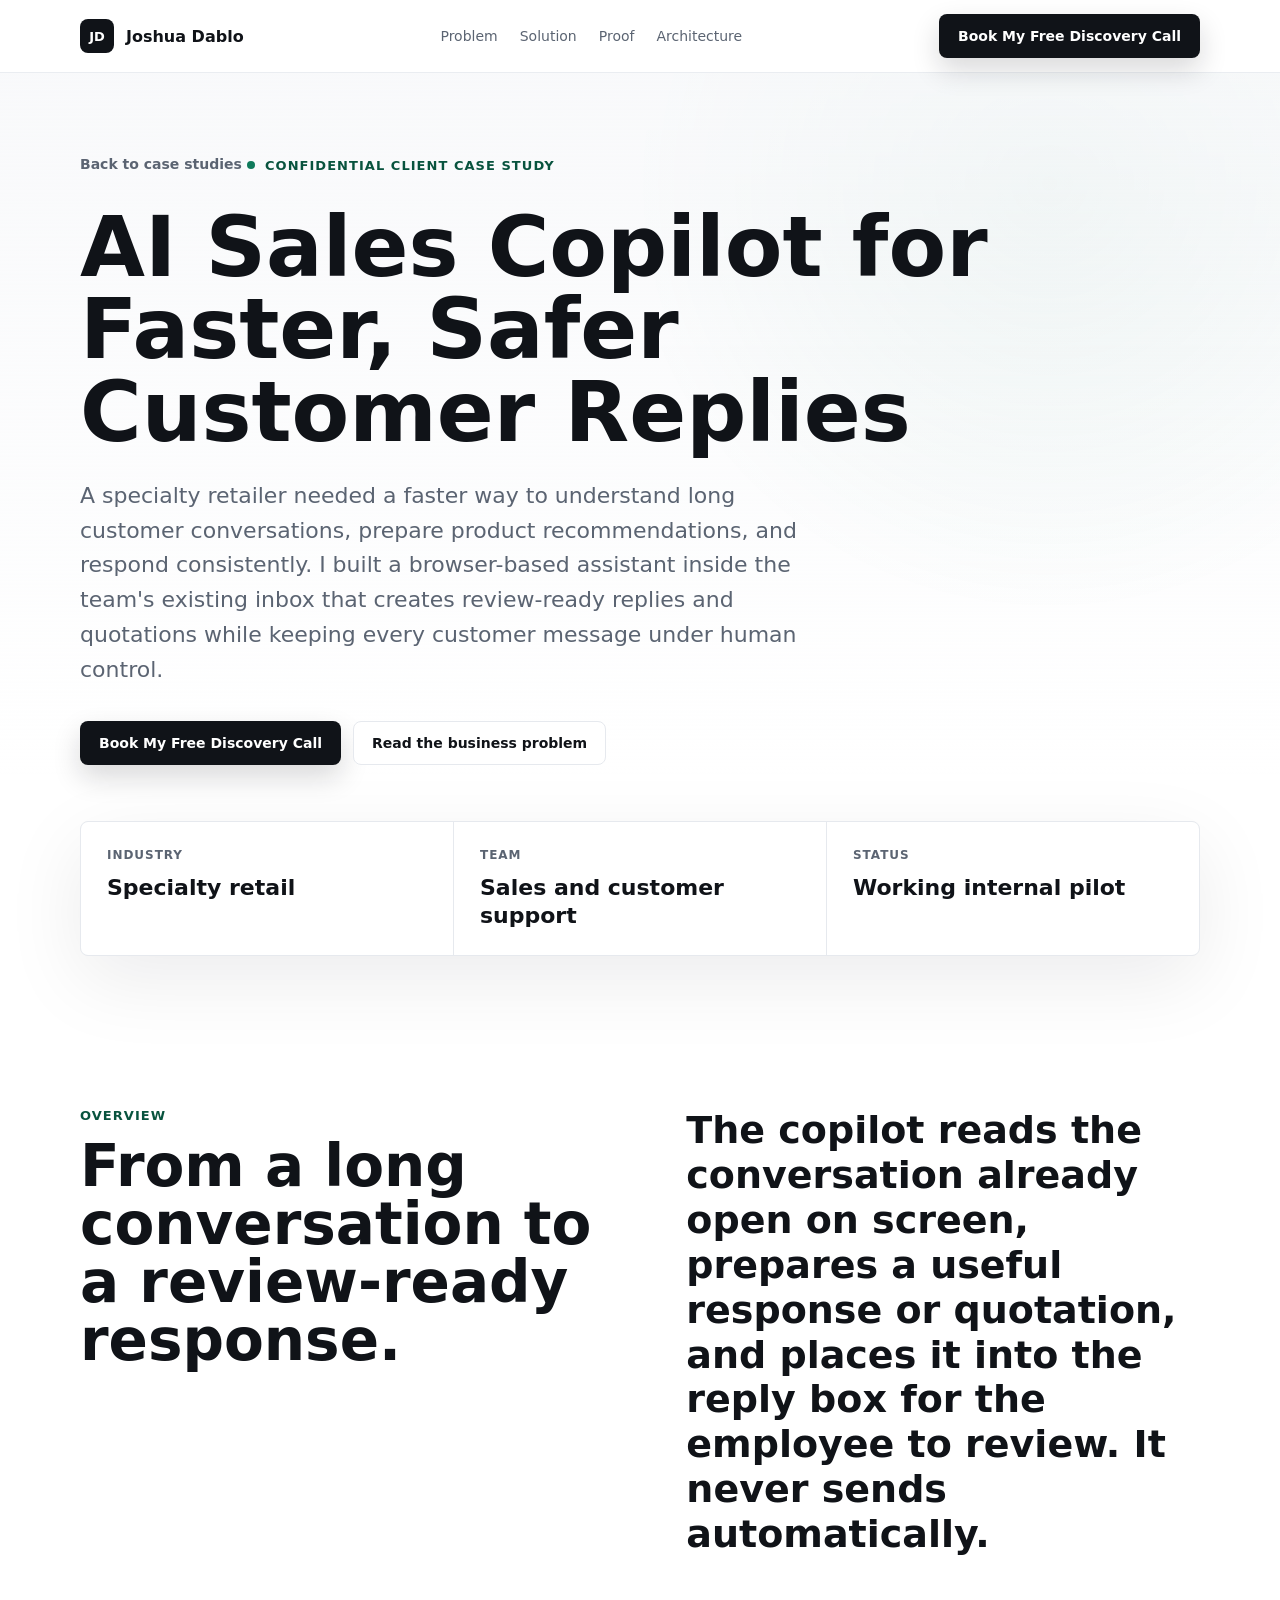
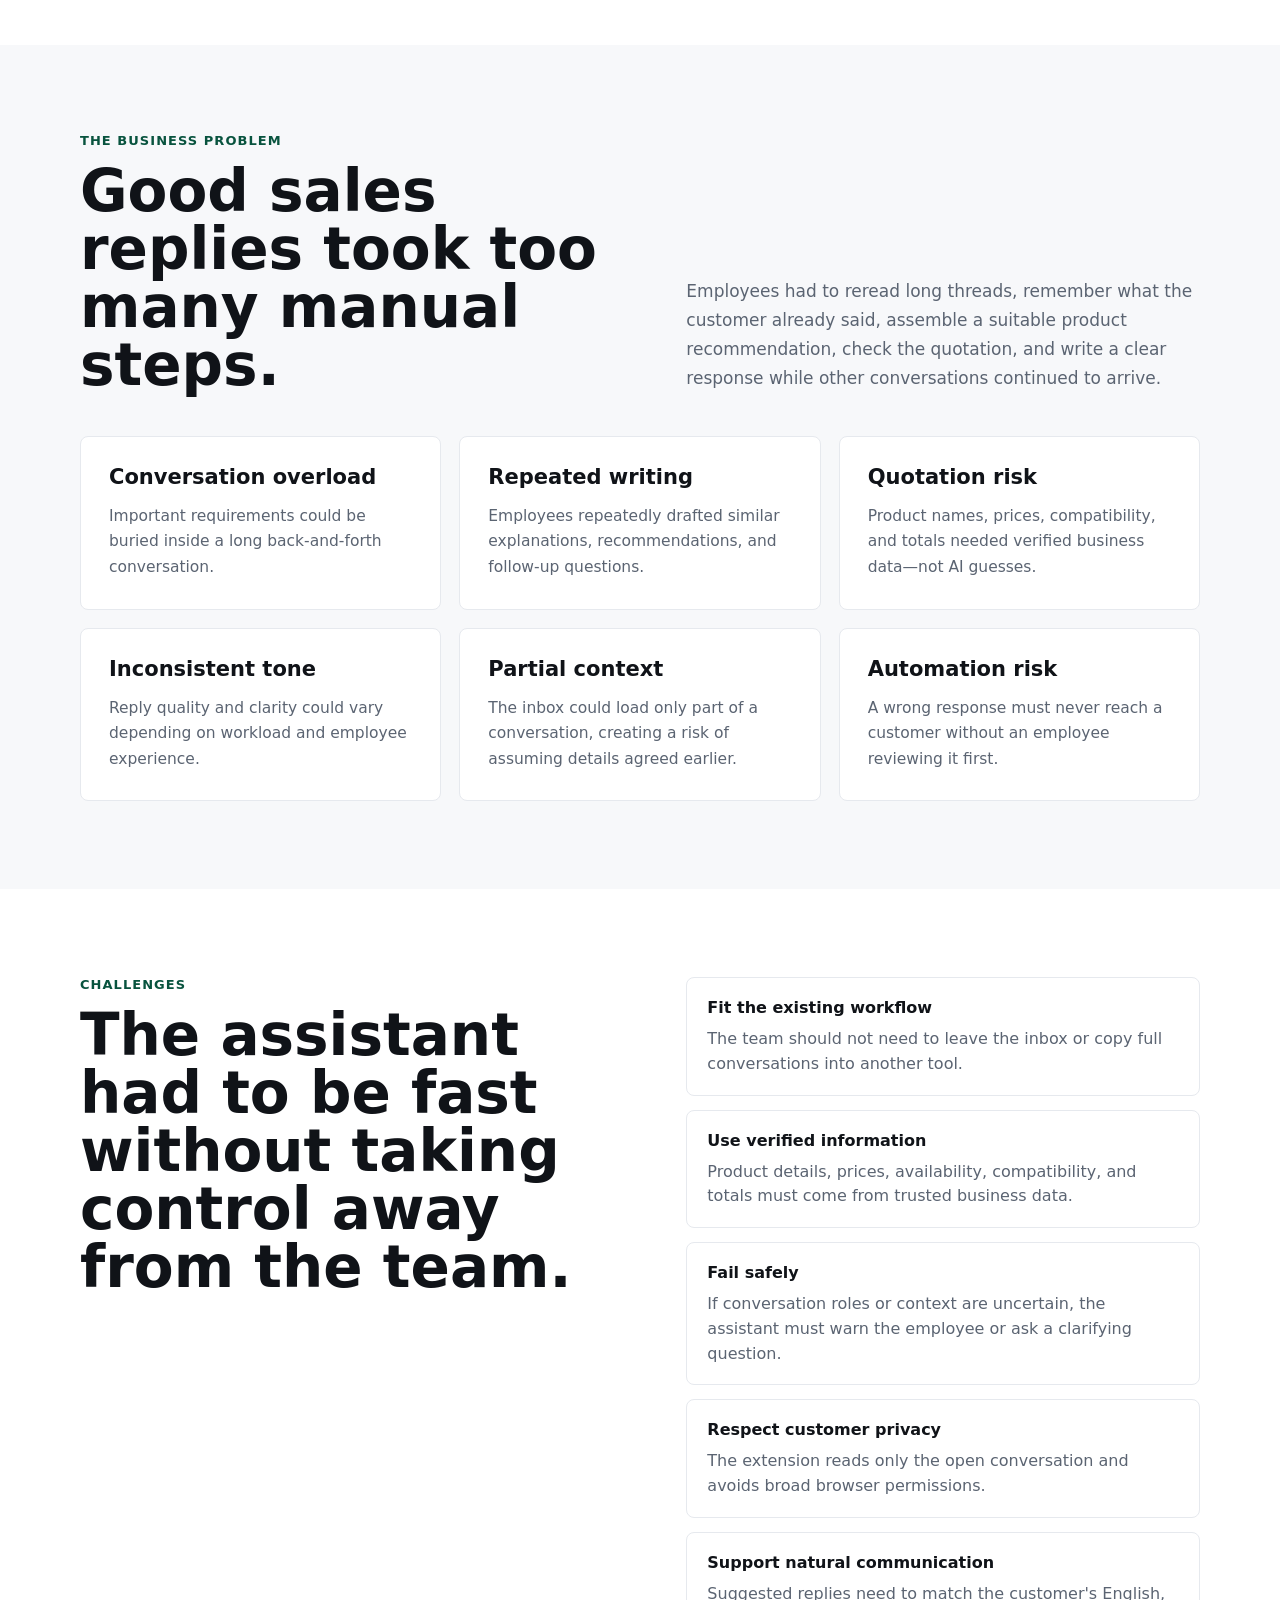
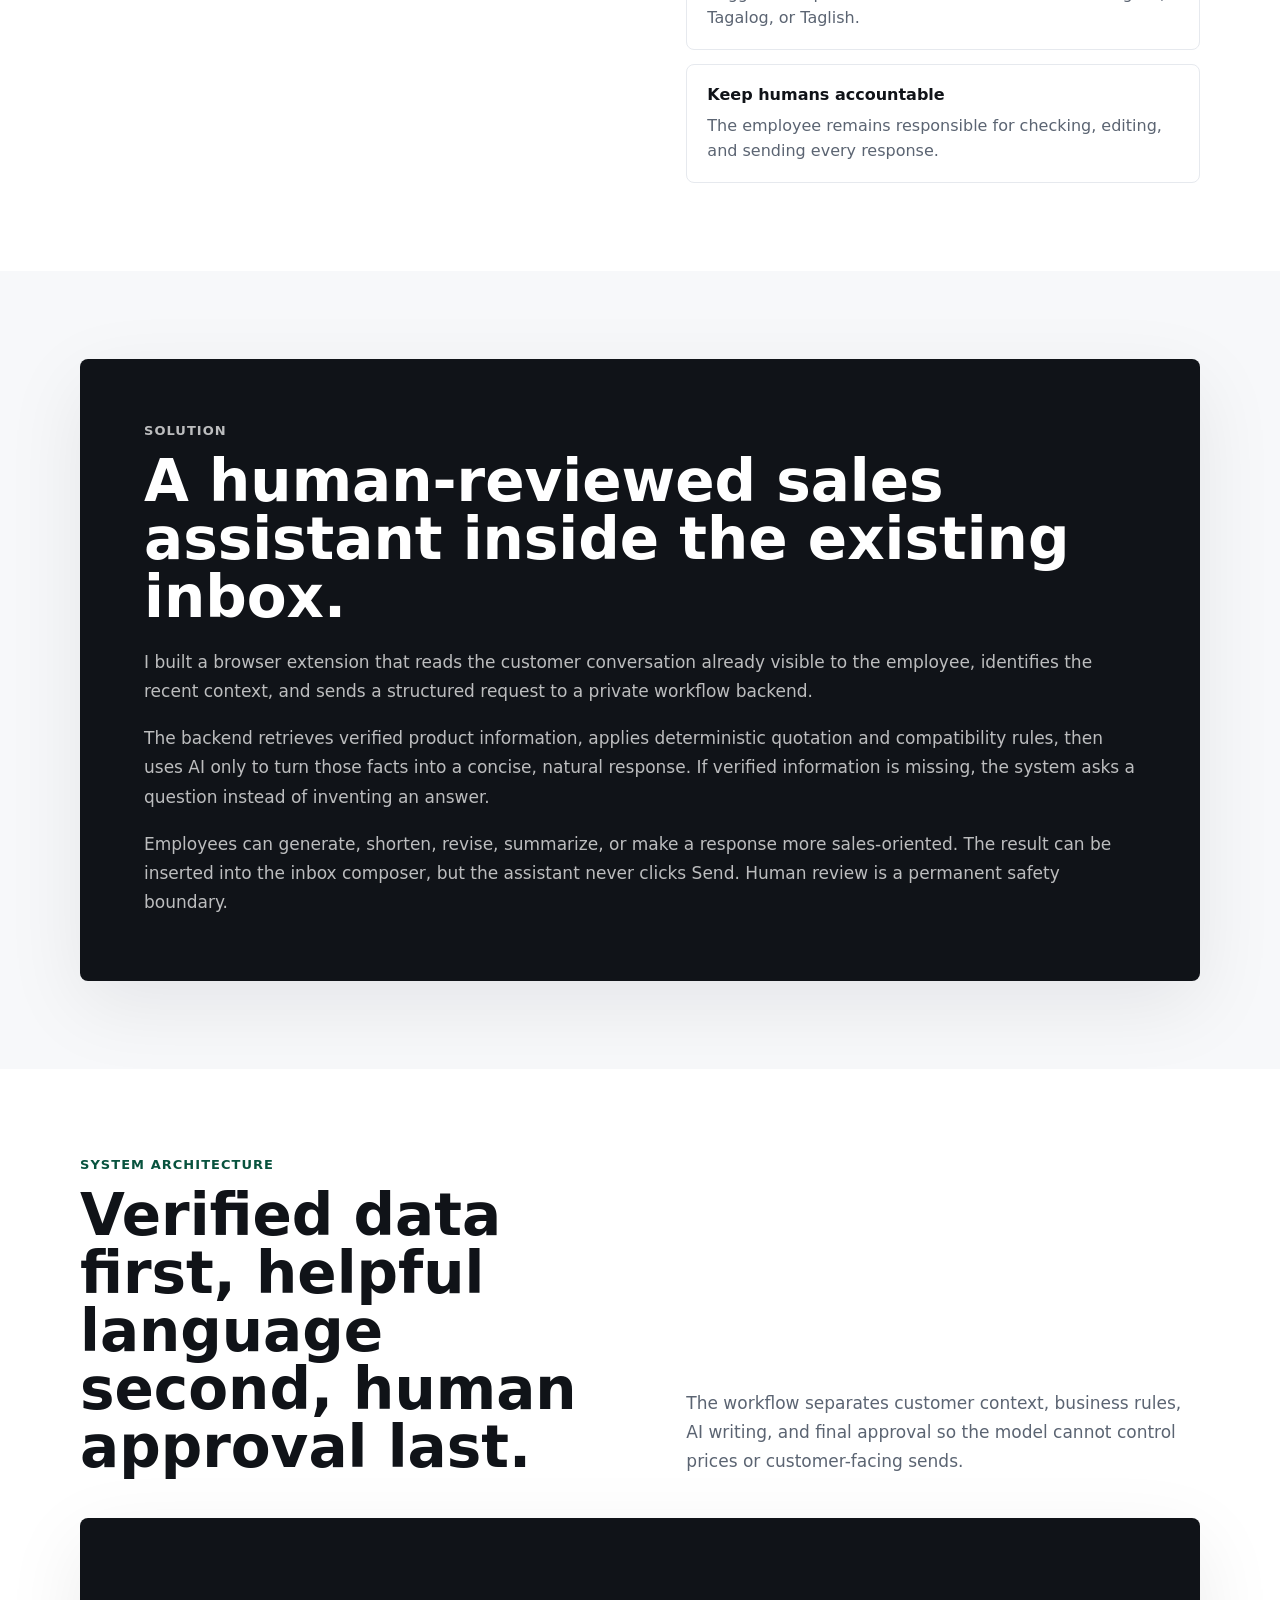
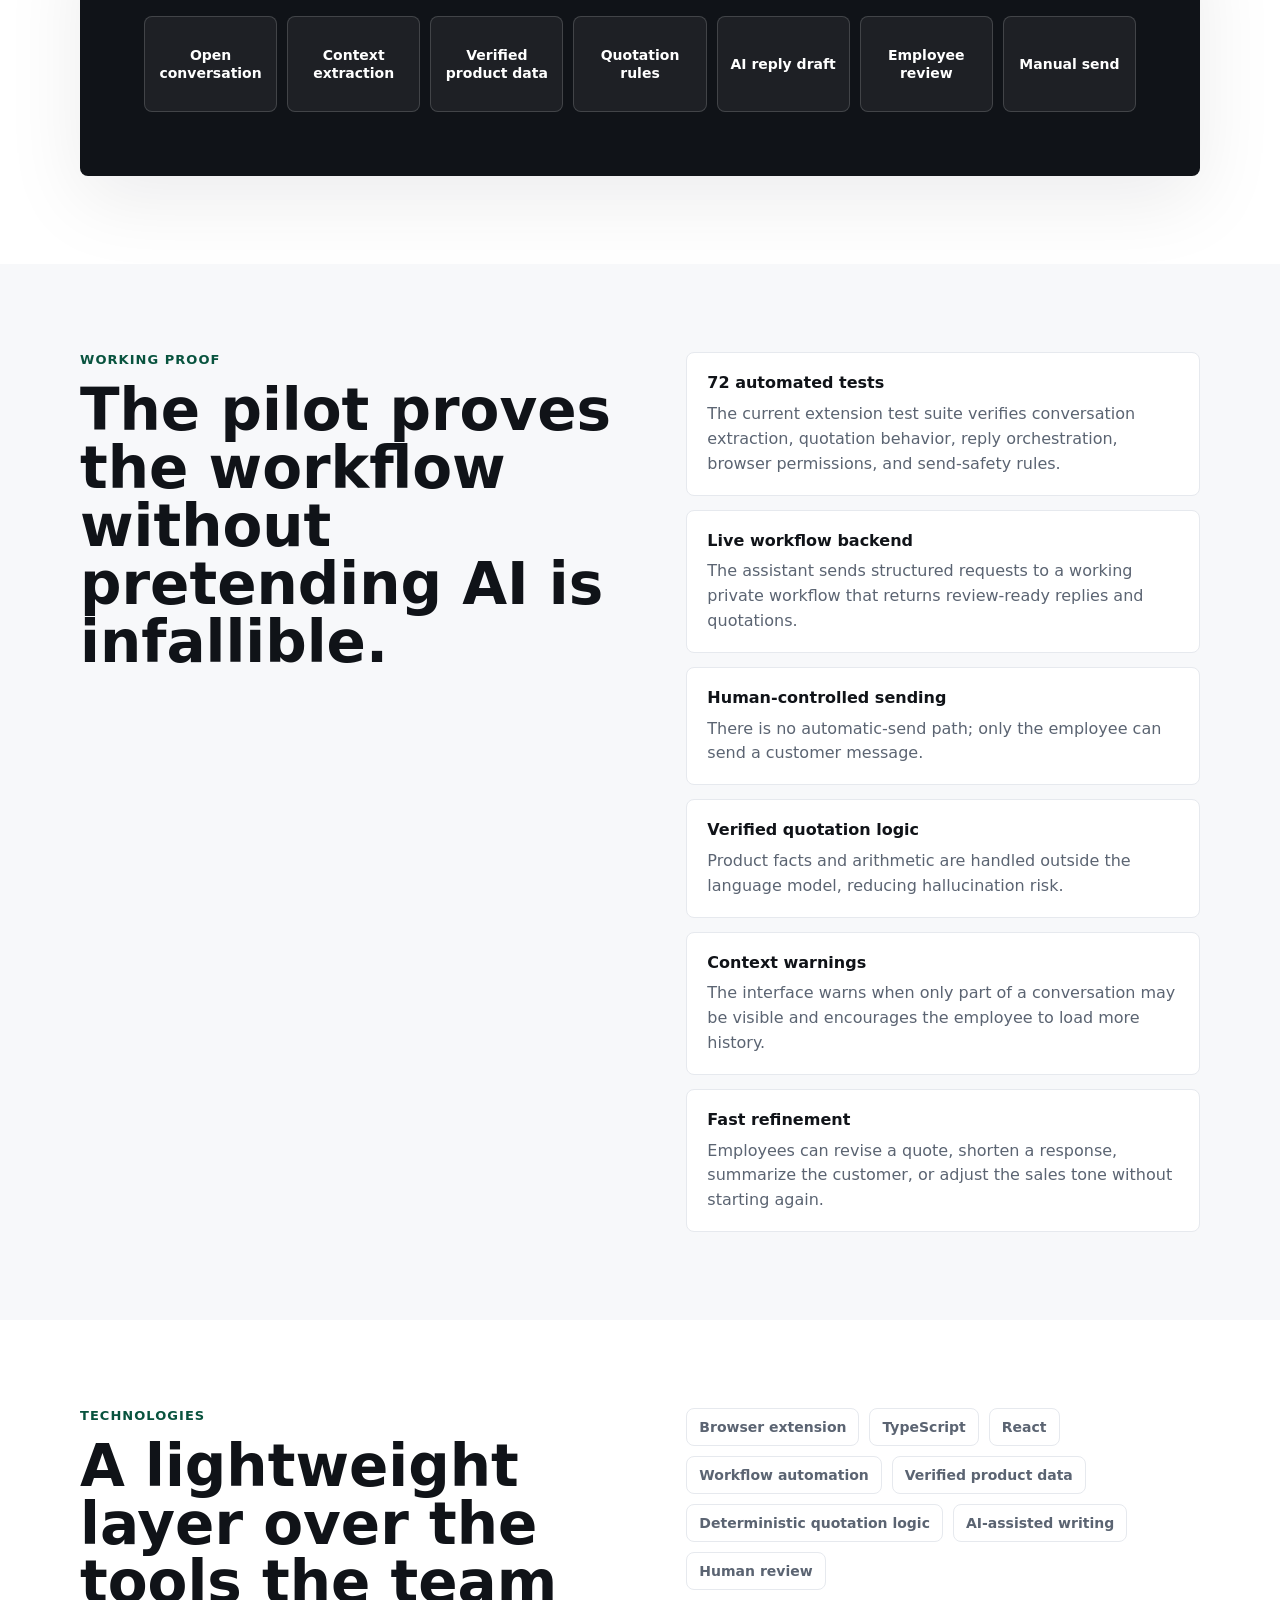
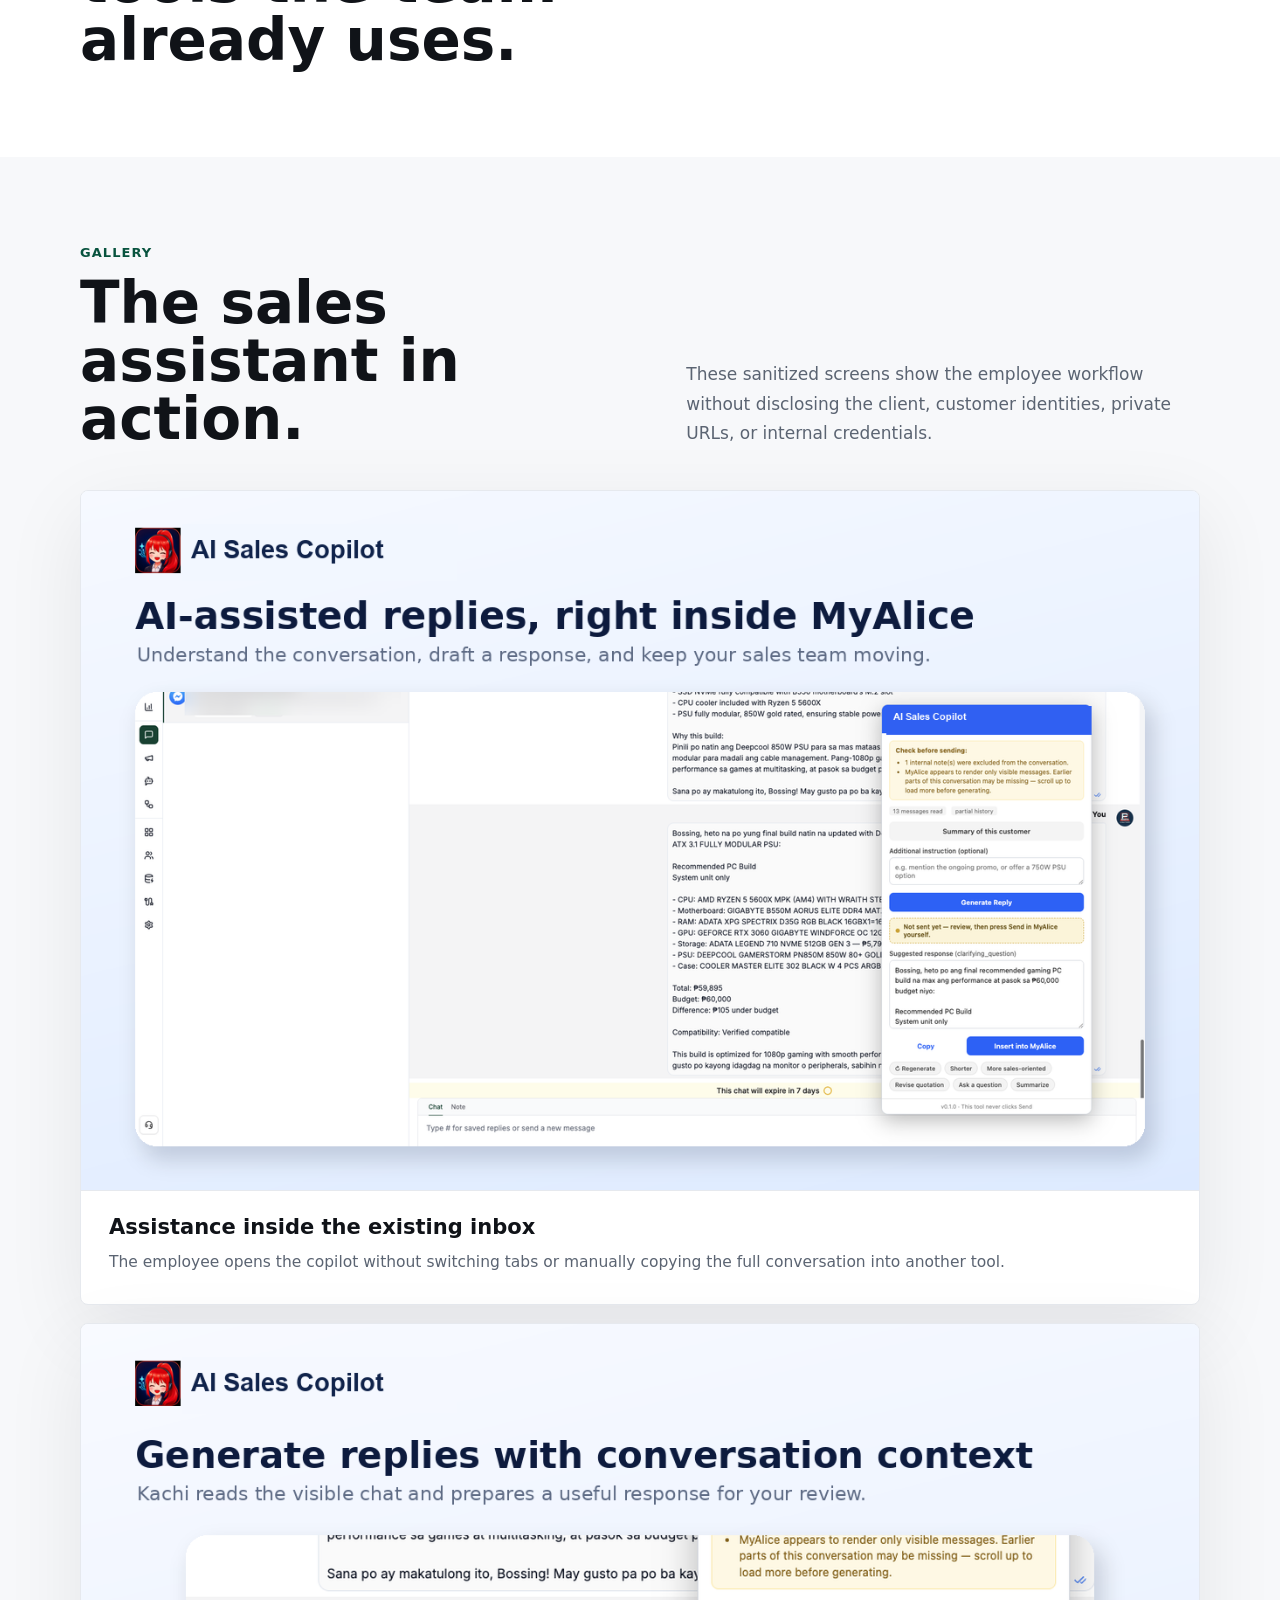
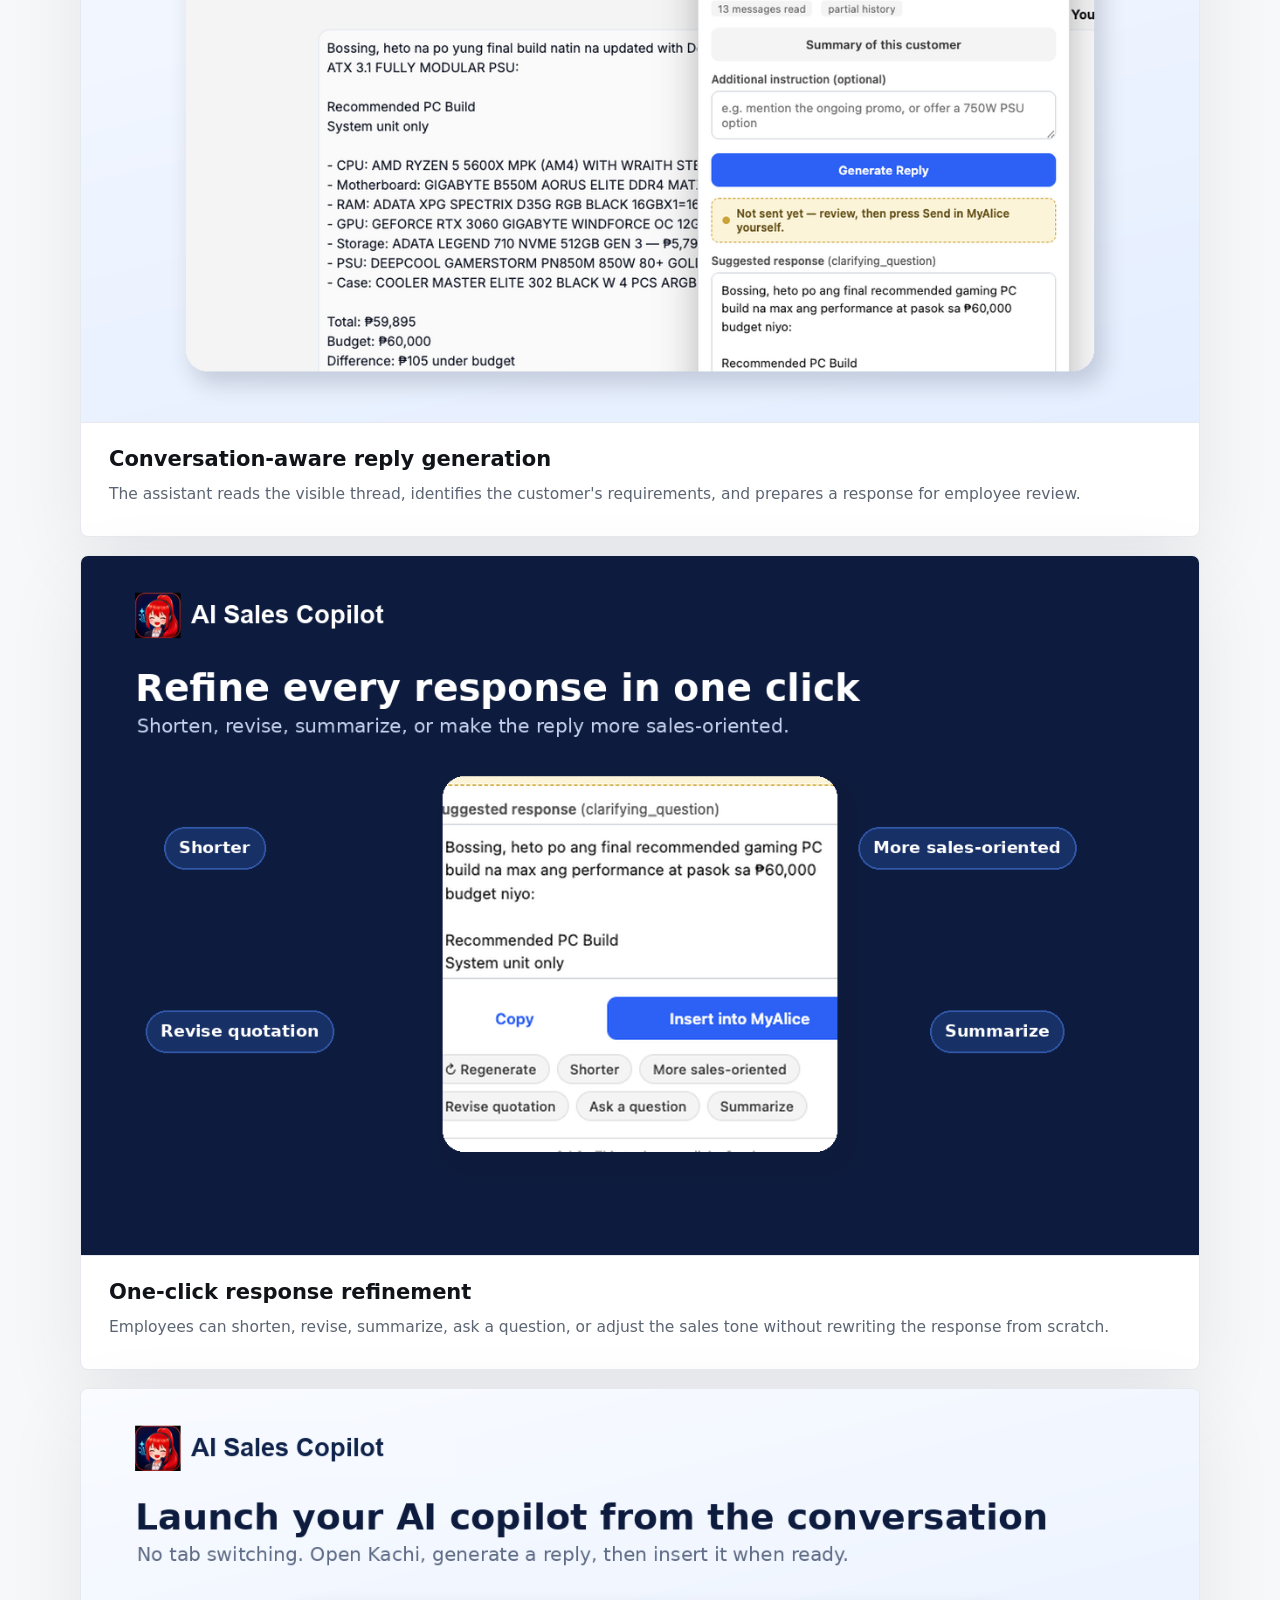
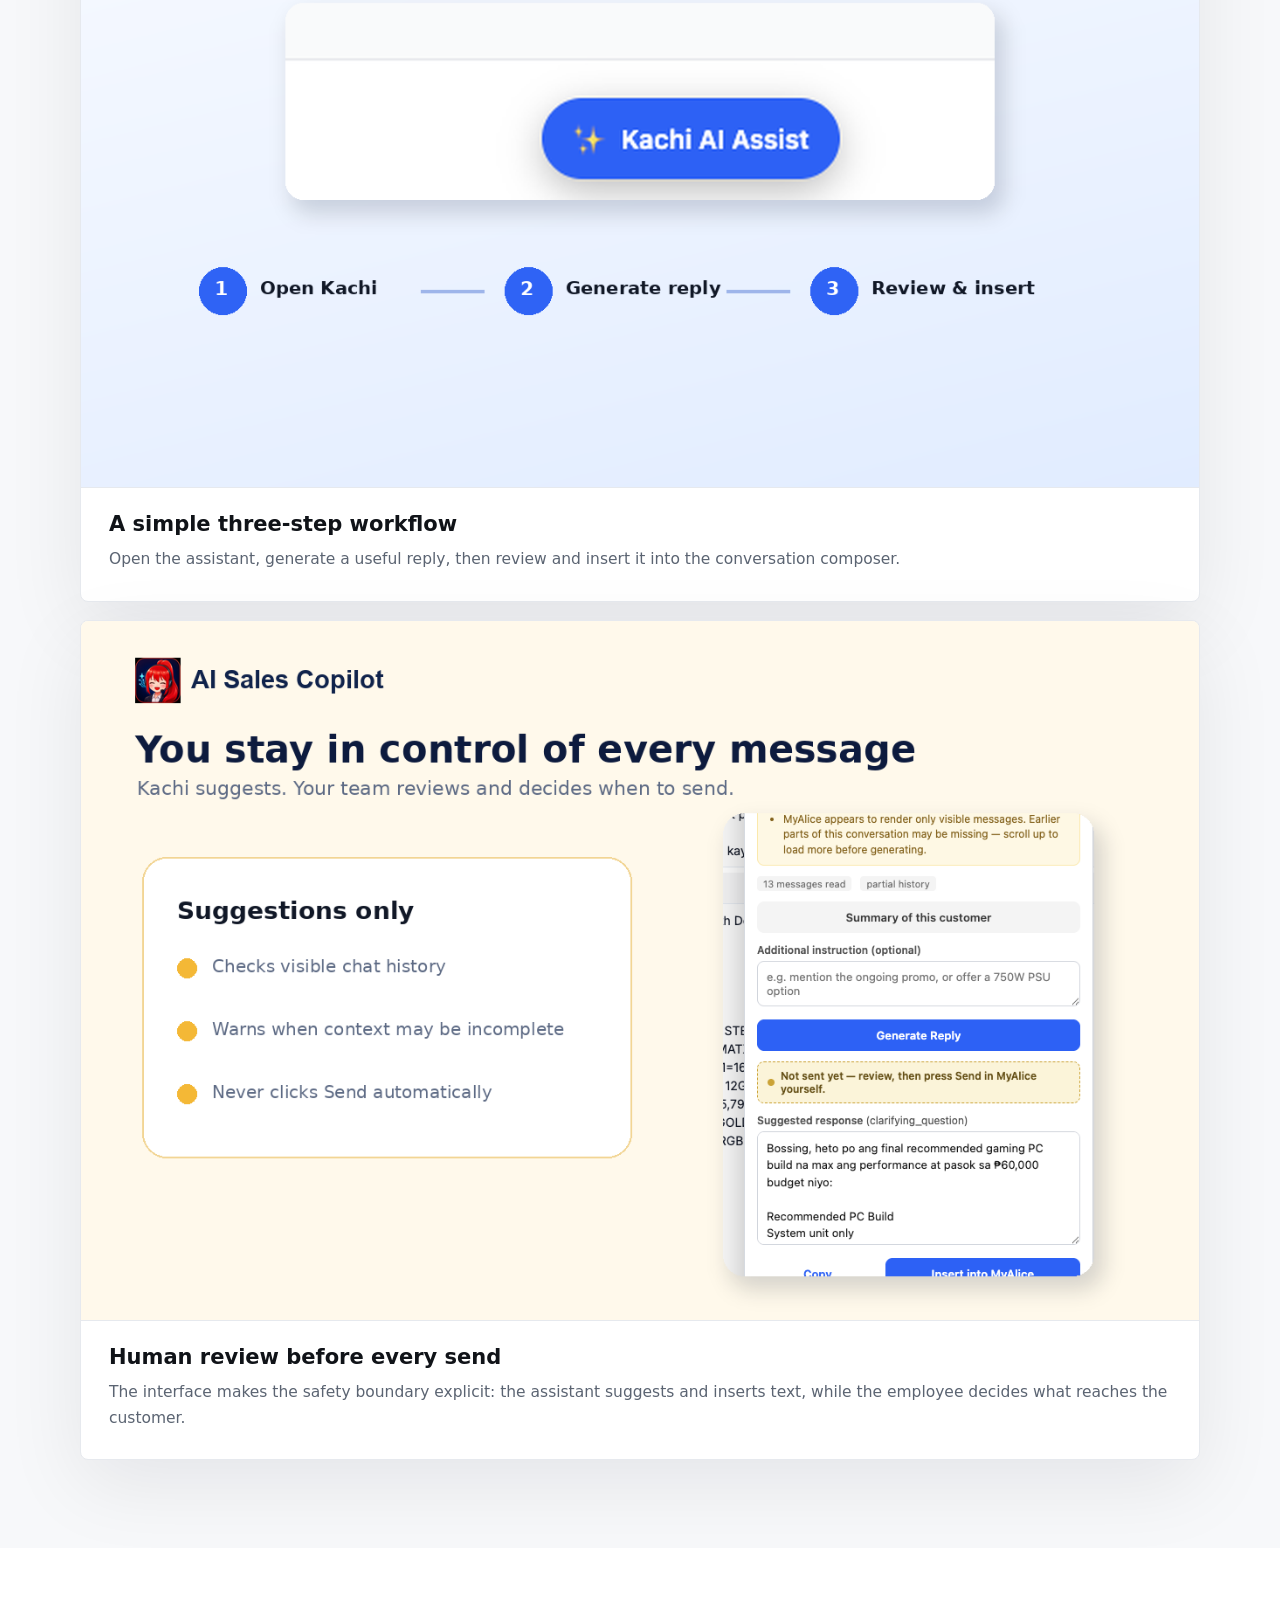
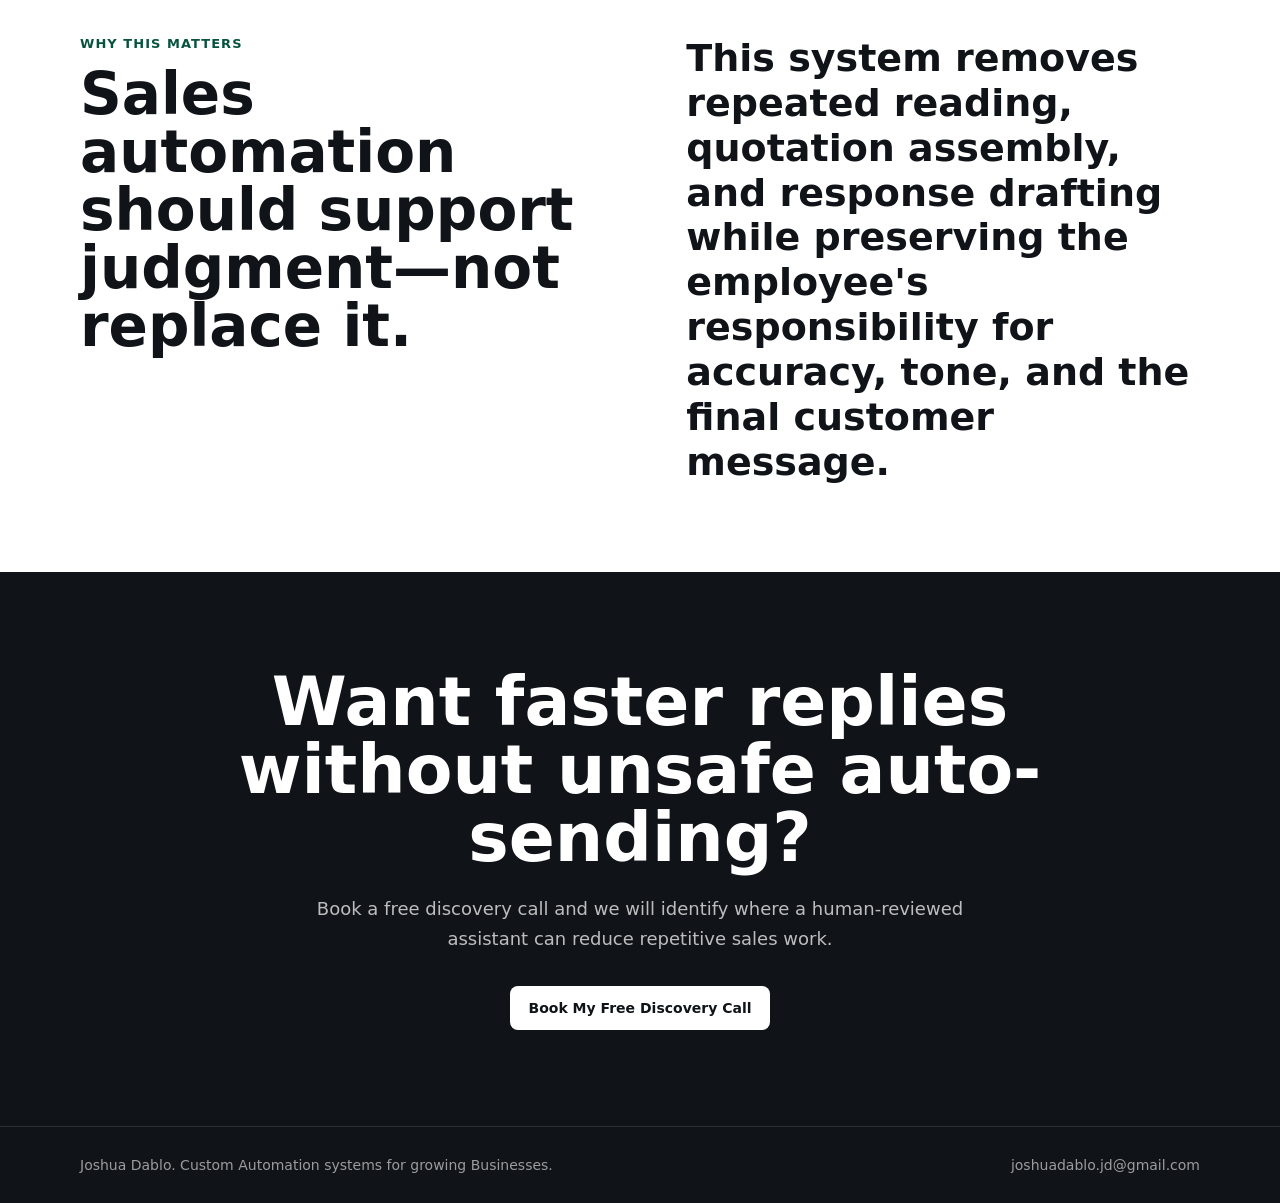
<file: case-study-ai-sales-copilot.html>
<!DOCTYPE html>
<html lang="en">

<head>
  <meta charset="utf-8">
  <meta name="viewport" content="width=device-width, initial-scale=1">
  <meta name="description"
    content="Confidential case study: a human-reviewed AI sales copilot that prepares context-aware replies and verified product quotations inside an existing customer inbox.">
  <meta property="og:locale" content="en_US">
  <meta property="og:type" content="article">
  <meta property="og:title" content="AI Sales Copilot | Joshua Dablo Case Study">
  <meta property="og:description"
    content="How a specialty retailer turned live customer conversations into review-ready replies and verified quotations without automatic sending.">
  <meta property="og:url" content="https://joshuadablo.com/case-study-ai-sales-copilot.html">
  <meta property="og:site_name" content="Joshua Dablo">
  <meta property="og:image"
    content="https://joshuadablo.com/images/case-studies/ai-sales-copilot/01-ai-assist-in-inbox.png">
  <title>AI Sales Copilot | Joshua Dablo Case Study</title>
  <link rel="shortcut icon" href="favicon.ico">
  <link rel="stylesheet" href="case-study.css">
  <!-- Google tag (gtag.js) -->
  <script async src="https://www.googletagmanager.com/gtag/js?id=G-22MCX5TQEJ"></script>
  <script>
    window.dataLayer = window.dataLayer || [];
    function gtag(){dataLayer.push(arguments);}
    gtag('js', new Date());
    gtag('config', 'G-22MCX5TQEJ');
  </script>
</head>

<body>
  <header class="site-header">
    <nav class="nav" aria-label="Main navigation">
      <a class="brand" href="index.html"><span class="brand-mark">JD</span><span>Joshua Dablo</span></a>
      <div class="nav-links"><a href="#problem">Problem</a><a href="#solution">Solution</a><a href="#proof">Proof</a><a href="#architecture">Architecture</a></div>
      <a class="button button-primary" href="https://cal.com/joshua-dablo-vmto3x/free-automation-discovery-call"
        data-cal-link="joshua-dablo-vmto3x/free-automation-discovery-call"
        data-cal-namespace="free-automation-discovery-call" data-cal-config='{"layout":"month_view"}' target="_blank"
        rel="noopener">Book My Free Discovery Call</a>
    </nav>
  </header>

  <main>
    <section class="hero">
      <div class="hero-inner">
        <a class="breadcrumb" href="index.html#other-case-studies">Back to case studies</a>
        <p class="eyebrow">Confidential client case study</p>
        <h1>AI Sales Copilot for Faster, Safer Customer Replies</h1>
        <p class="hero-copy">
          A specialty retailer needed a faster way to understand long customer conversations, prepare product
          recommendations, and respond consistently. I built a browser-based assistant inside the team's existing inbox
          that creates review-ready replies and quotations while keeping every customer message under human control.
        </p>
        <div class="hero-actions">
          <a class="button button-primary" href="https://cal.com/joshua-dablo-vmto3x/free-automation-discovery-call"
            data-cal-link="joshua-dablo-vmto3x/free-automation-discovery-call"
            data-cal-namespace="free-automation-discovery-call" data-cal-config='{"layout":"month_view"}'
            target="_blank" rel="noopener">Book My Free Discovery Call</a>
          <a class="button button-secondary" href="#problem">Read the business problem</a>
        </div>
        <div class="client-grid">
          <div class="client-item"><span>Industry</span><strong>Specialty retail</strong></div>
          <div class="client-item"><span>Team</span><strong>Sales and customer support</strong></div>
          <div class="client-item"><span>Status</span><strong>Working internal pilot</strong></div>
        </div>
      </div>
    </section>

    <section class="section" id="overview">
      <div class="section-inner two-column">
        <div><p class="section-kicker">Overview</p><h2>From a long conversation to a review-ready response.</h2></div>
        <p class="large-copy">The copilot reads the conversation already open on screen, prepares a useful response or quotation, and places it into the reply box for the employee to review. It never sends automatically.</p>
      </div>
    </section>

    <section class="section section-muted" id="problem">
      <div class="section-inner">
        <div class="section-heading">
          <div><p class="section-kicker">The business problem</p><h2>Good sales replies took too many manual steps.</h2></div>
          <p class="section-lede">Employees had to reread long threads, remember what the customer already said, assemble a suitable product recommendation, check the quotation, and write a clear response while other conversations continued to arrive.</p>
        </div>
        <div class="card-grid">
          <article class="card"><h3>Conversation overload</h3><p>Important requirements could be buried inside a long back-and-forth conversation.</p></article>
          <article class="card"><h3>Repeated writing</h3><p>Employees repeatedly drafted similar explanations, recommendations, and follow-up questions.</p></article>
          <article class="card"><h3>Quotation risk</h3><p>Product names, prices, compatibility, and totals needed verified business data—not AI guesses.</p></article>
          <article class="card"><h3>Inconsistent tone</h3><p>Reply quality and clarity could vary depending on workload and employee experience.</p></article>
          <article class="card"><h3>Partial context</h3><p>The inbox could load only part of a conversation, creating a risk of assuming details agreed earlier.</p></article>
          <article class="card"><h3>Automation risk</h3><p>A wrong response must never reach a customer without an employee reviewing it first.</p></article>
        </div>
      </div>
    </section>

    <section class="section" id="challenges">
      <div class="section-inner two-column">
        <div><p class="section-kicker">Challenges</p><h2>The assistant had to be fast without taking control away from the team.</h2></div>
        <ul class="list">
          <li><strong>Fit the existing workflow</strong>The team should not need to leave the inbox or copy full conversations into another tool.</li>
          <li><strong>Use verified information</strong>Product details, prices, availability, compatibility, and totals must come from trusted business data.</li>
          <li><strong>Fail safely</strong>If conversation roles or context are uncertain, the assistant must warn the employee or ask a clarifying question.</li>
          <li><strong>Respect customer privacy</strong>The extension reads only the open conversation and avoids broad browser permissions.</li>
          <li><strong>Support natural communication</strong>Suggested replies need to match the customer's English, Tagalog, or Taglish.</li>
          <li><strong>Keep humans accountable</strong>The employee remains responsible for checking, editing, and sending every response.</li>
        </ul>
      </div>
    </section>

    <section class="section section-muted" id="solution">
      <div class="section-inner">
        <div class="solution-panel">
          <p class="section-kicker">Solution</p>
          <h2>A human-reviewed sales assistant inside the existing inbox.</h2>
          <p class="body-copy" style="margin-top: 22px;">I built a browser extension that reads the customer conversation already visible to the employee, identifies the recent context, and sends a structured request to a private workflow backend.</p>
          <p class="body-copy" style="margin-top: 18px;">The backend retrieves verified product information, applies deterministic quotation and compatibility rules, then uses AI only to turn those facts into a concise, natural response. If verified information is missing, the system asks a question instead of inventing an answer.</p>
          <p class="body-copy" style="margin-top: 18px;">Employees can generate, shorten, revise, summarize, or make a response more sales-oriented. The result can be inserted into the inbox composer, but the assistant never clicks Send. Human review is a permanent safety boundary.</p>
        </div>
      </div>
    </section>

    <section class="section" id="architecture">
      <div class="section-inner">
        <div class="section-heading">
          <div><p class="section-kicker">System architecture</p><h2>Verified data first, helpful language second, human approval last.</h2></div>
          <p class="section-lede">The workflow separates customer context, business rules, AI writing, and final approval so the model cannot control prices or customer-facing sends.</p>
        </div>
        <div class="solution-panel">
          <div class="architecture">
            <div class="arch-node">Open conversation</div><div class="arch-node">Context extraction</div><div class="arch-node">Verified product data</div><div class="arch-node">Quotation rules</div><div class="arch-node">AI reply draft</div><div class="arch-node">Employee review</div><div class="arch-node">Manual send</div>
          </div>
        </div>
      </div>
    </section>

    <section class="section section-muted" id="proof">
      <div class="section-inner two-column">
        <div><p class="section-kicker">Working proof</p><h2>The pilot proves the workflow without pretending AI is infallible.</h2></div>
        <ul class="list">
          <li><strong>72 automated tests</strong>The current extension test suite verifies conversation extraction, quotation behavior, reply orchestration, browser permissions, and send-safety rules.</li>
          <li><strong>Live workflow backend</strong>The assistant sends structured requests to a working private workflow that returns review-ready replies and quotations.</li>
          <li><strong>Human-controlled sending</strong>There is no automatic-send path; only the employee can send a customer message.</li>
          <li><strong>Verified quotation logic</strong>Product facts and arithmetic are handled outside the language model, reducing hallucination risk.</li>
          <li><strong>Context warnings</strong>The interface warns when only part of a conversation may be visible and encourages the employee to load more history.</li>
          <li><strong>Fast refinement</strong>Employees can revise a quote, shorten a response, summarize the customer, or adjust the sales tone without starting again.</li>
        </ul>
      </div>
    </section>

    <section class="section" id="technologies">
      <div class="section-inner two-column">
        <div><p class="section-kicker">Technologies</p><h2>A lightweight layer over the tools the team already uses.</h2></div>
        <div class="tech-list"><span>Browser extension</span><span>TypeScript</span><span>React</span><span>Workflow automation</span><span>Verified product data</span><span>Deterministic quotation logic</span><span>AI-assisted writing</span><span>Human review</span></div>
      </div>
    </section>

    <section class="section section-muted" id="gallery">
      <div class="section-inner">
        <div class="section-heading">
          <div><p class="section-kicker">Gallery</p><h2>The sales assistant in action.</h2></div>
          <p class="section-lede">These sanitized screens show the employee workflow without disclosing the client, customer identities, private URLs, or internal credentials.</p>
        </div>
        <div class="screenshot-grid">
          <article class="gallery-card screenshot-card screenshot-card-wide">
            <div class="screenshot-frame"><img src="images/case-studies/ai-sales-copilot/01-ai-assist-in-inbox.png" alt="Anonymized AI sales copilot open inside a customer conversation inbox"></div>
            <div class="screenshot-copy"><h3>Assistance inside the existing inbox</h3><p>The employee opens the copilot without switching tabs or manually copying the full conversation into another tool.</p></div>
          </article>
          <article class="gallery-card screenshot-card screenshot-card-wide">
            <div class="screenshot-frame"><img src="images/case-studies/ai-sales-copilot/02-context-aware-replies.png" alt="AI sales copilot using visible conversation context to prepare a quotation reply"></div>
            <div class="screenshot-copy"><h3>Conversation-aware reply generation</h3><p>The assistant reads the visible thread, identifies the customer's requirements, and prepares a response for employee review.</p></div>
          </article>
          <article class="gallery-card screenshot-card screenshot-card-wide">
            <div class="screenshot-frame"><img src="images/case-studies/ai-sales-copilot/03-one-click-reply-refinement.png" alt="Controls for shortening, revising, summarizing, or changing the sales tone of a reply"></div>
            <div class="screenshot-copy"><h3>One-click response refinement</h3><p>Employees can shorten, revise, summarize, ask a question, or adjust the sales tone without rewriting the response from scratch.</p></div>
          </article>
          <article class="gallery-card screenshot-card screenshot-card-wide">
            <div class="screenshot-frame"><img src="images/case-studies/ai-sales-copilot/04-quick-access-workflow.png" alt="Three-step workflow to open the assistant, generate a reply, then review and insert it"></div>
            <div class="screenshot-copy"><h3>A simple three-step workflow</h3><p>Open the assistant, generate a useful reply, then review and insert it into the conversation composer.</p></div>
          </article>
          <article class="gallery-card screenshot-card screenshot-card-wide">
            <div class="screenshot-frame"><img src="images/case-studies/ai-sales-copilot/05-human-review-before-send.png" alt="Human review safeguard showing that the AI suggestion is not sent automatically"></div>
            <div class="screenshot-copy"><h3>Human review before every send</h3><p>The interface makes the safety boundary explicit: the assistant suggests and inserts text, while the employee decides what reaches the customer.</p></div>
          </article>
        </div>
      </div>
    </section>

    <section class="section" id="why-it-matters">
      <div class="section-inner two-column">
        <div><p class="section-kicker">Why this matters</p><h2>Sales automation should support judgment—not replace it.</h2></div>
        <p class="large-copy">This system removes repeated reading, quotation assembly, and response drafting while preserving the employee's responsibility for accuracy, tone, and the final customer message.</p>
      </div>
    </section>

    <section class="cta" id="contact">
      <div class="cta-inner">
        <h2>Want faster replies without unsafe auto-sending?</h2>
        <p>Book a free discovery call and we will identify where a human-reviewed assistant can reduce repetitive sales work.</p>
        <a class="button button-primary" href="https://cal.com/joshua-dablo-vmto3x/free-automation-discovery-call"
          data-cal-link="joshua-dablo-vmto3x/free-automation-discovery-call"
          data-cal-namespace="free-automation-discovery-call" data-cal-config='{"layout":"month_view"}' target="_blank"
          rel="noopener">Book My Free Discovery Call</a>
      </div>
    </section>
  </main>
  <footer class="site-footer"><div class="footer-inner"><span>Joshua Dablo. Custom Automation systems for growing Businesses.</span><a href="mailto:joshuadablo.jd@gmail.com">joshuadablo.jd@gmail.com</a></div></footer>
  <script src="js/cal-embed.js"></script>
</body>

</html>
</file>
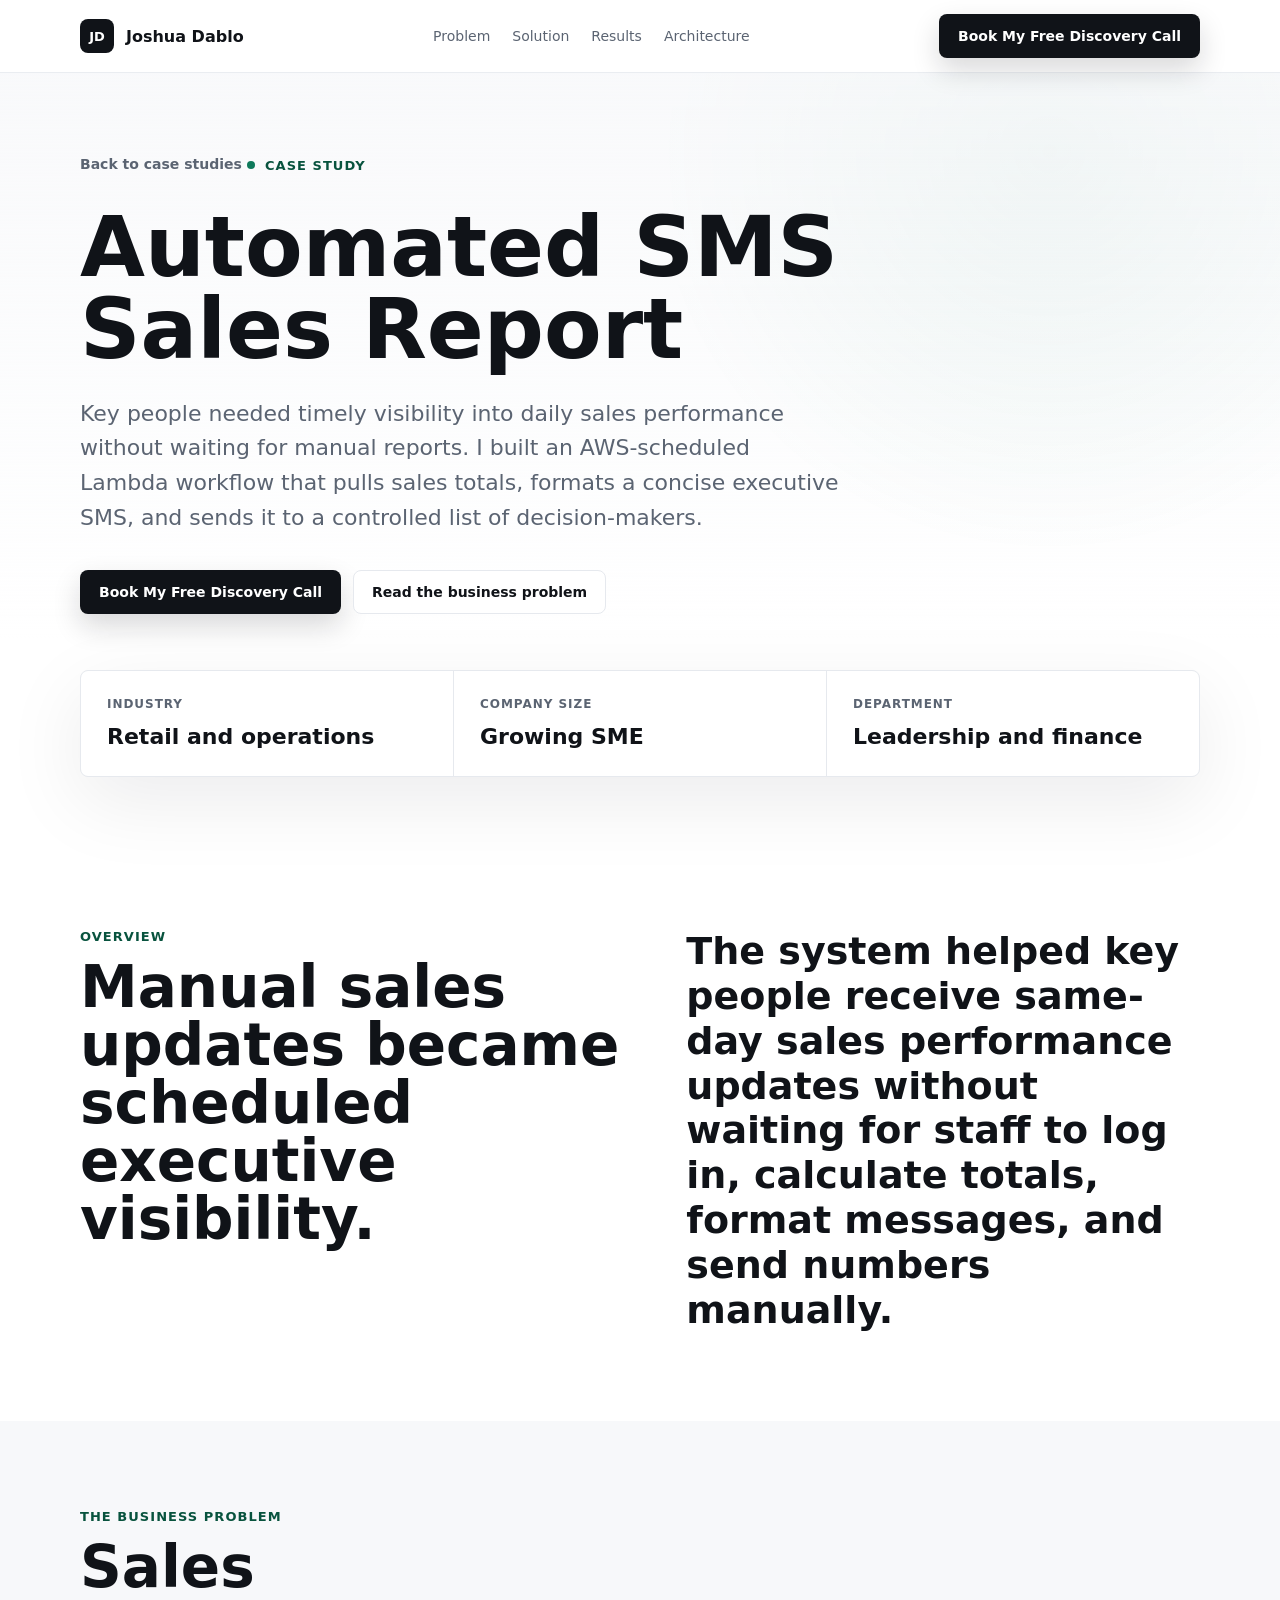
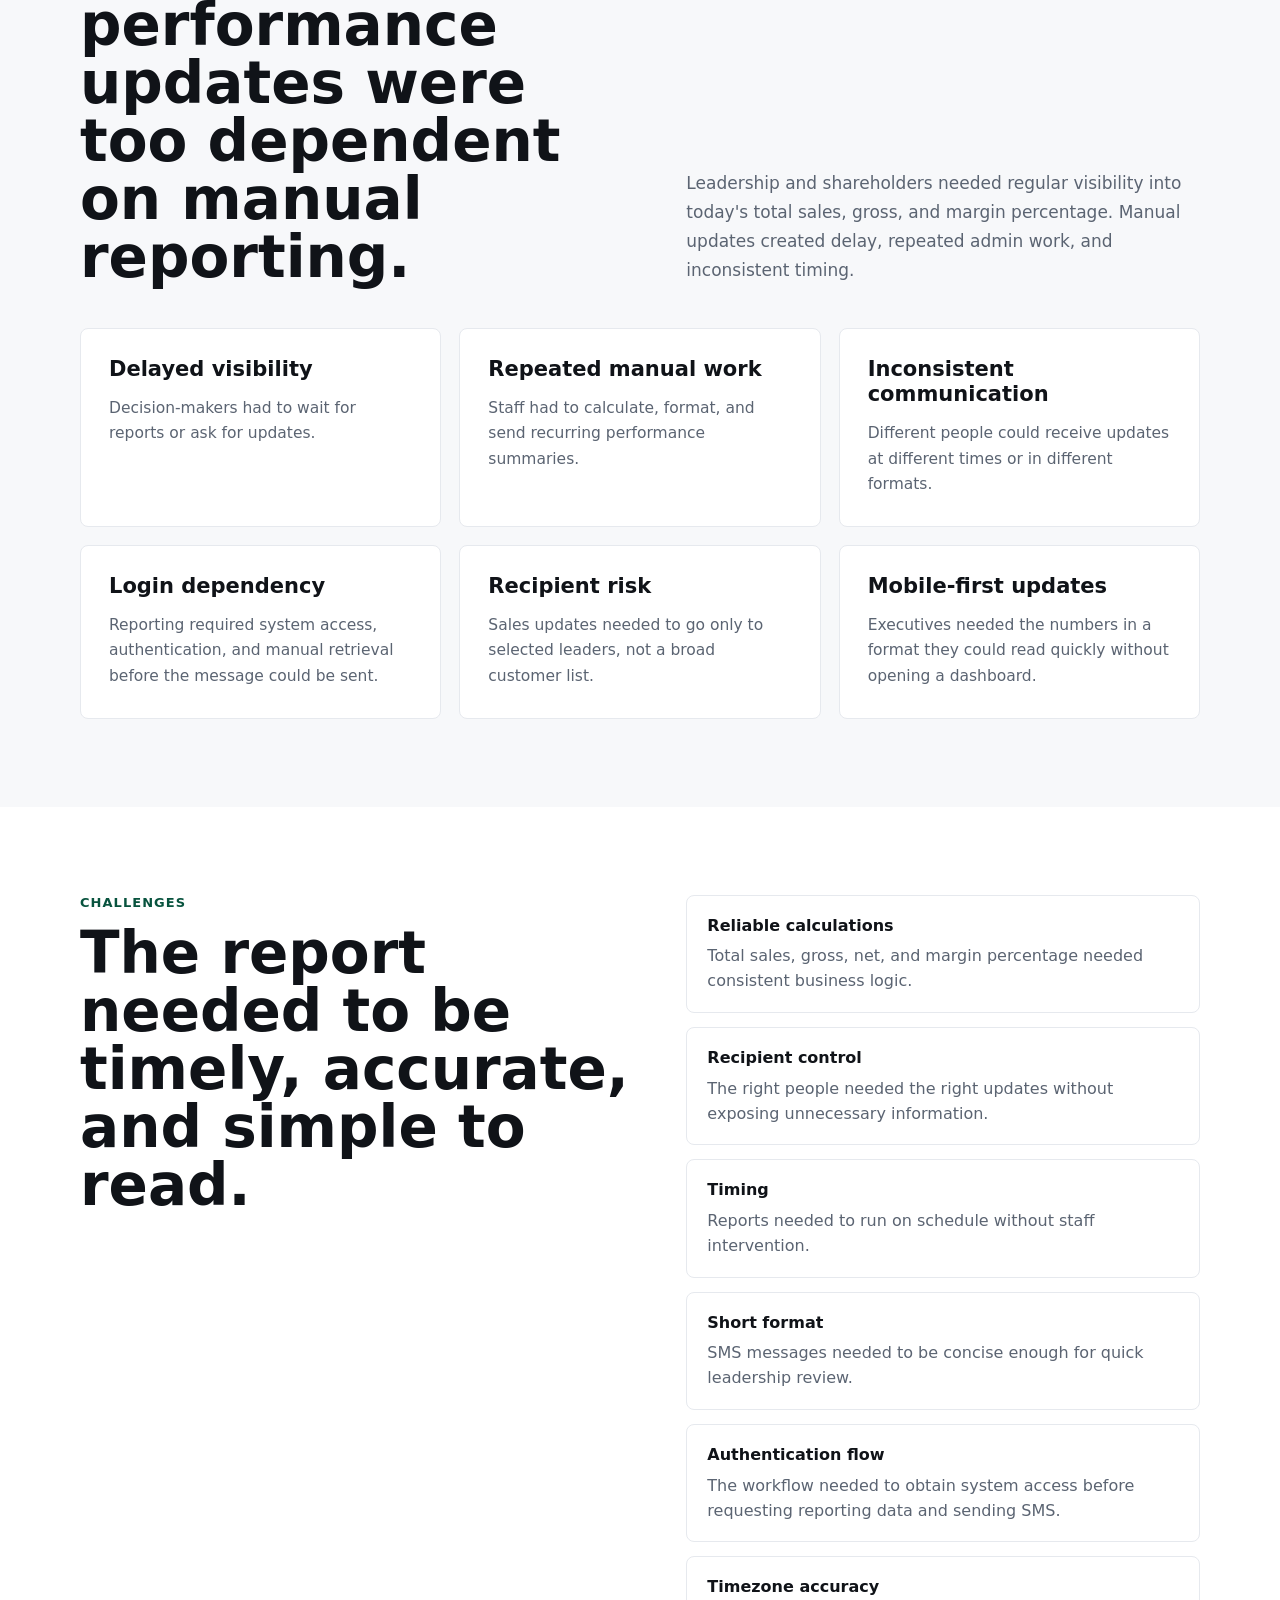
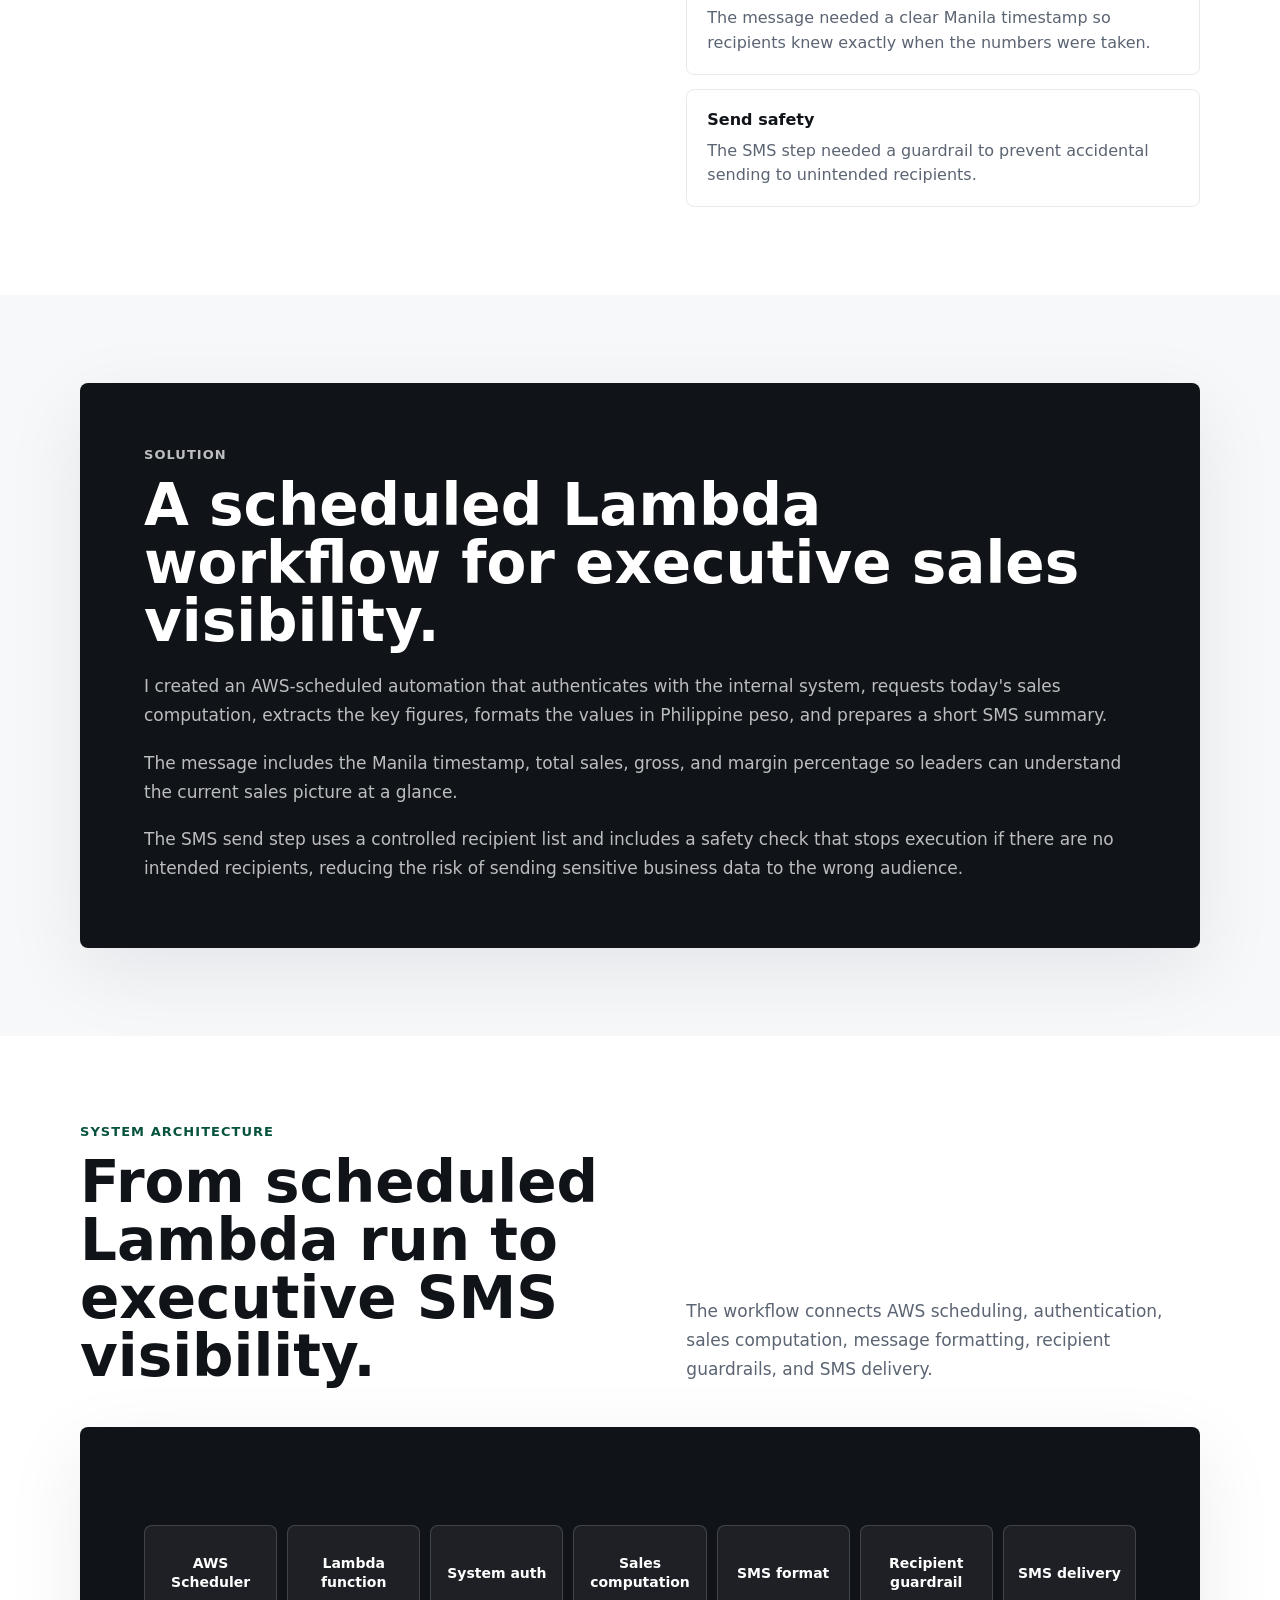
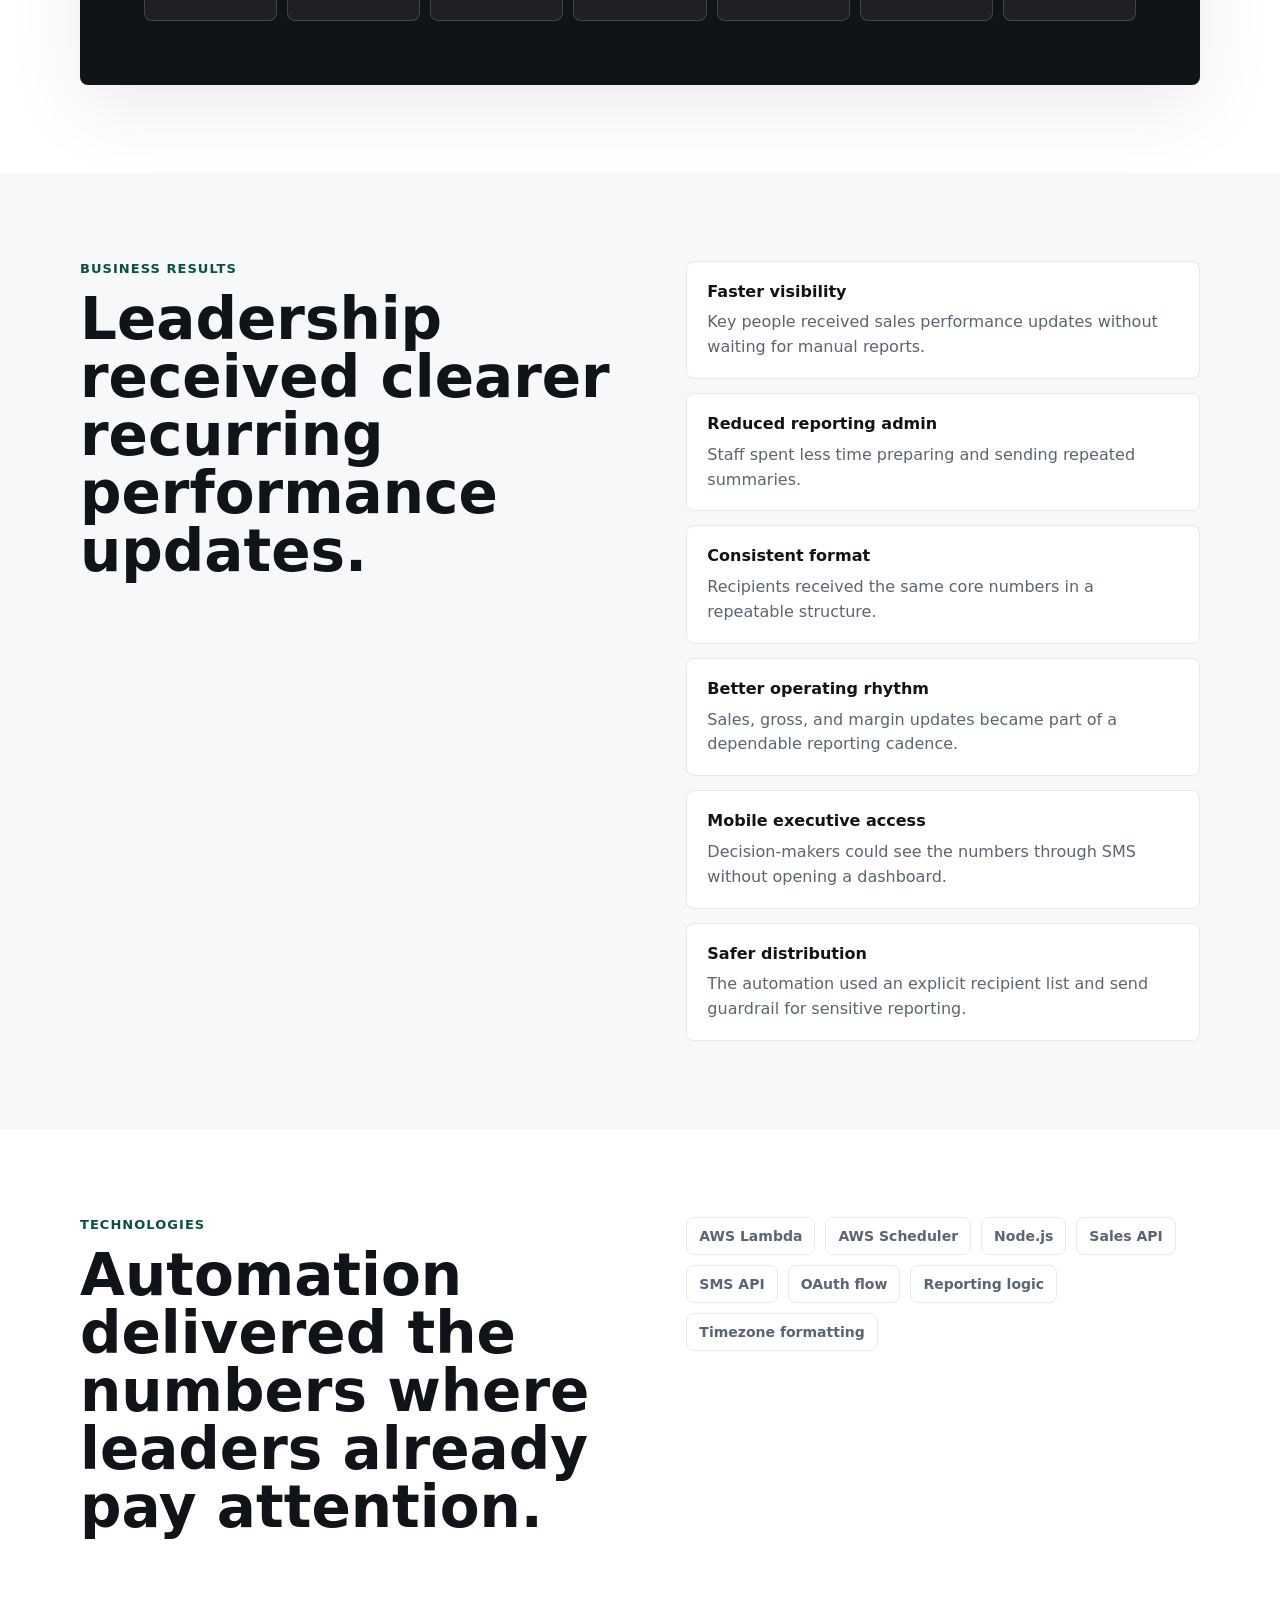
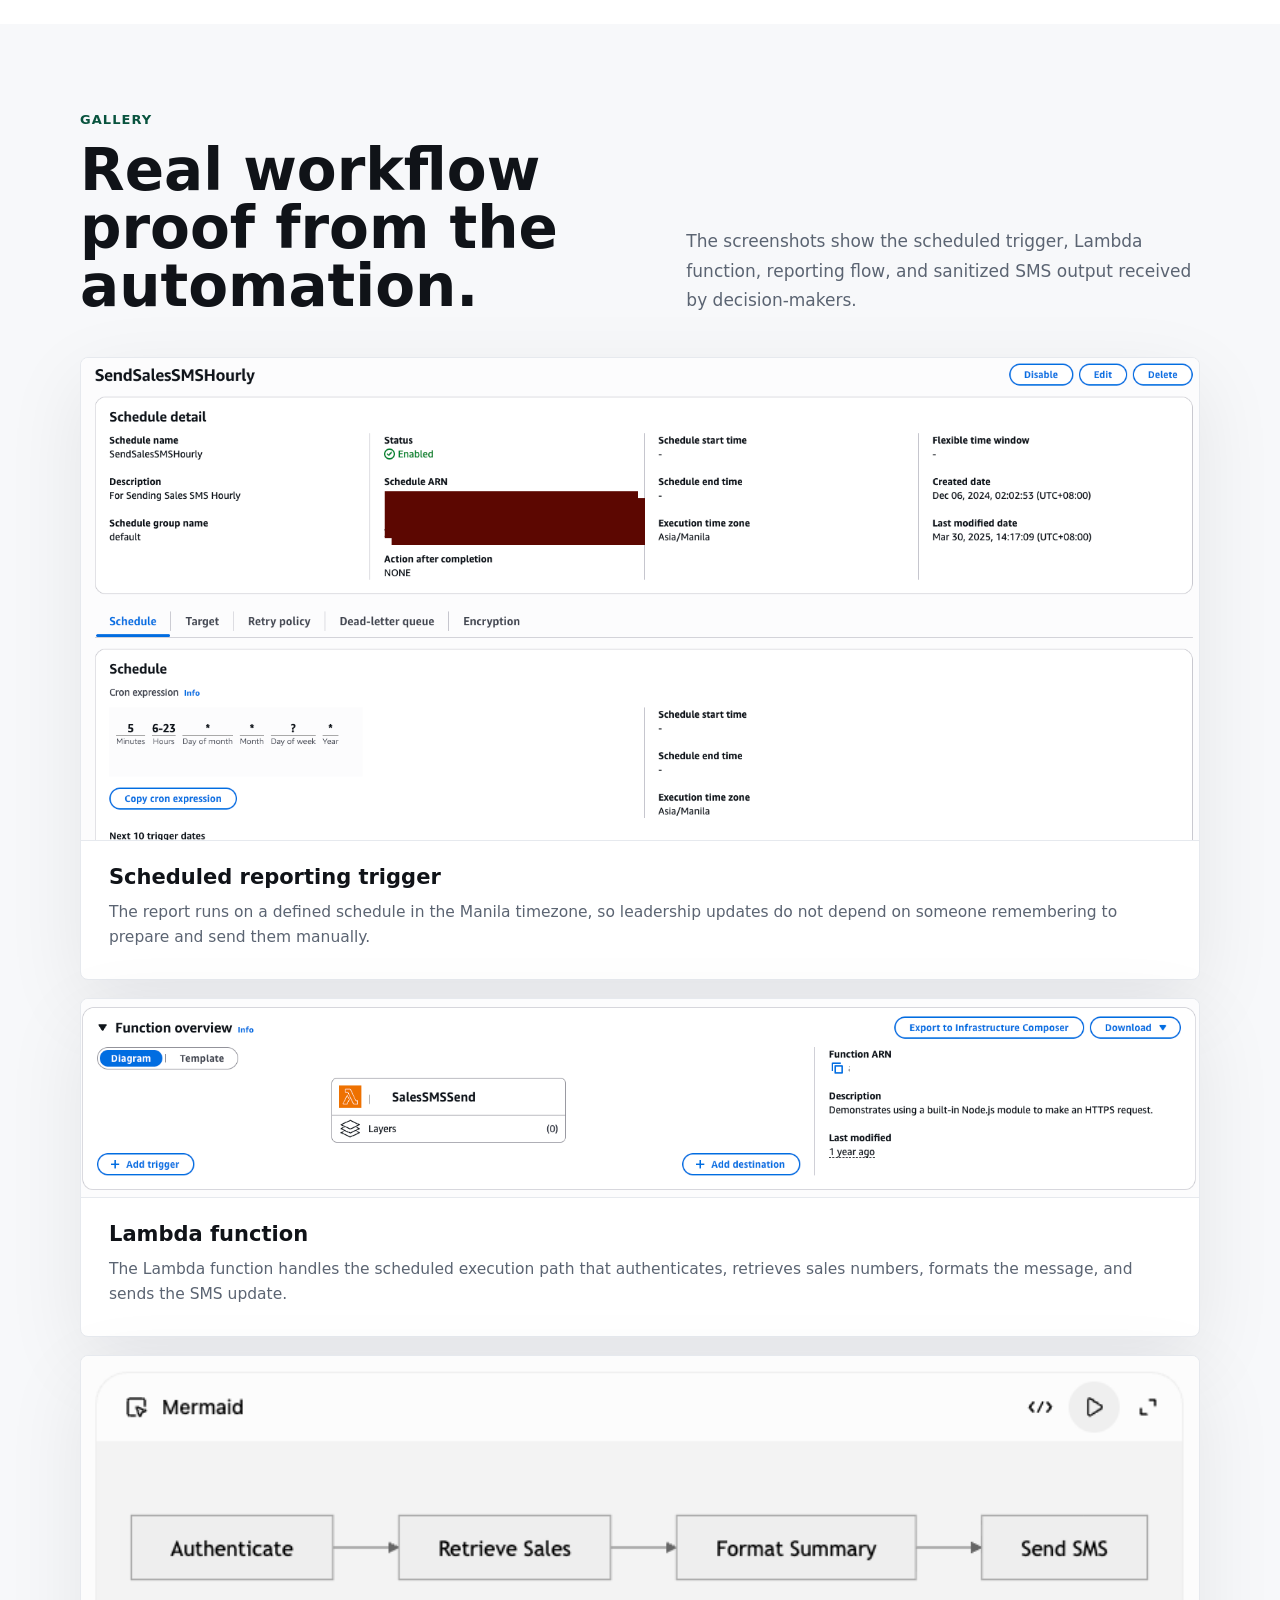
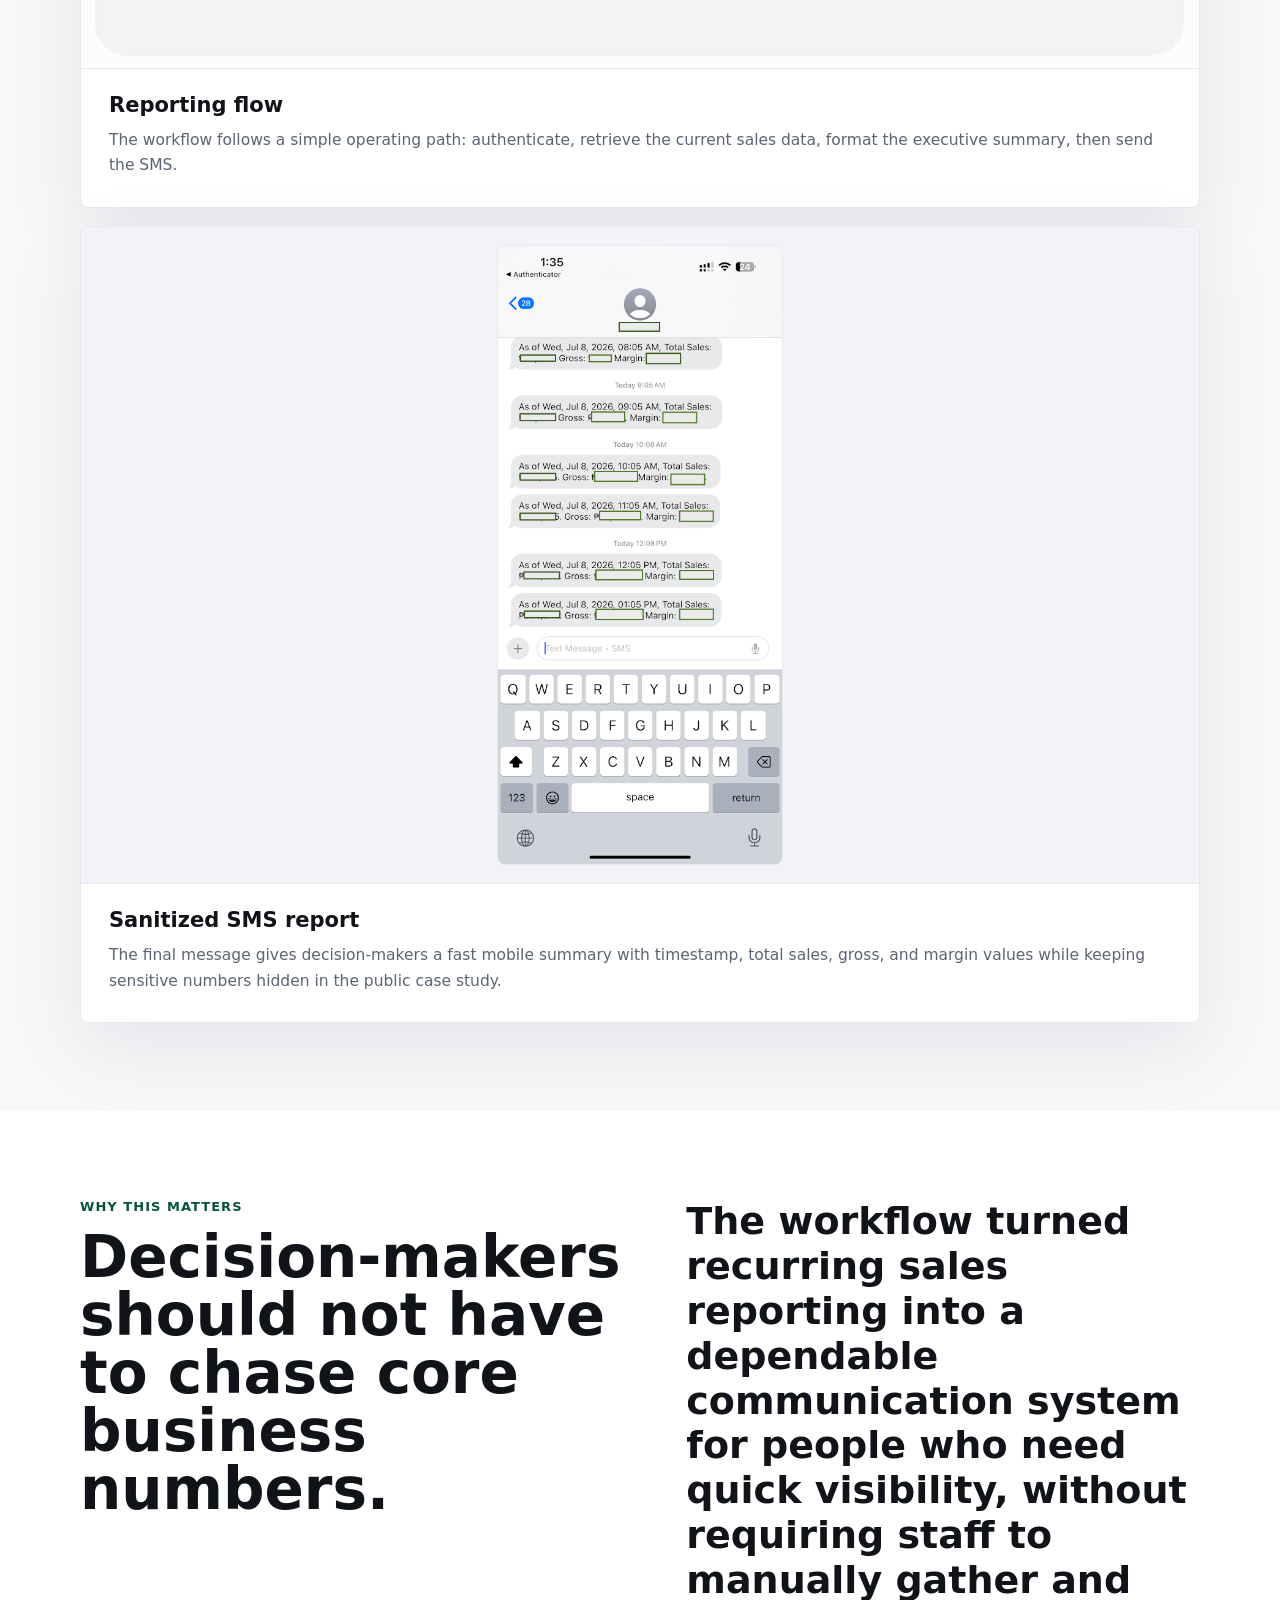
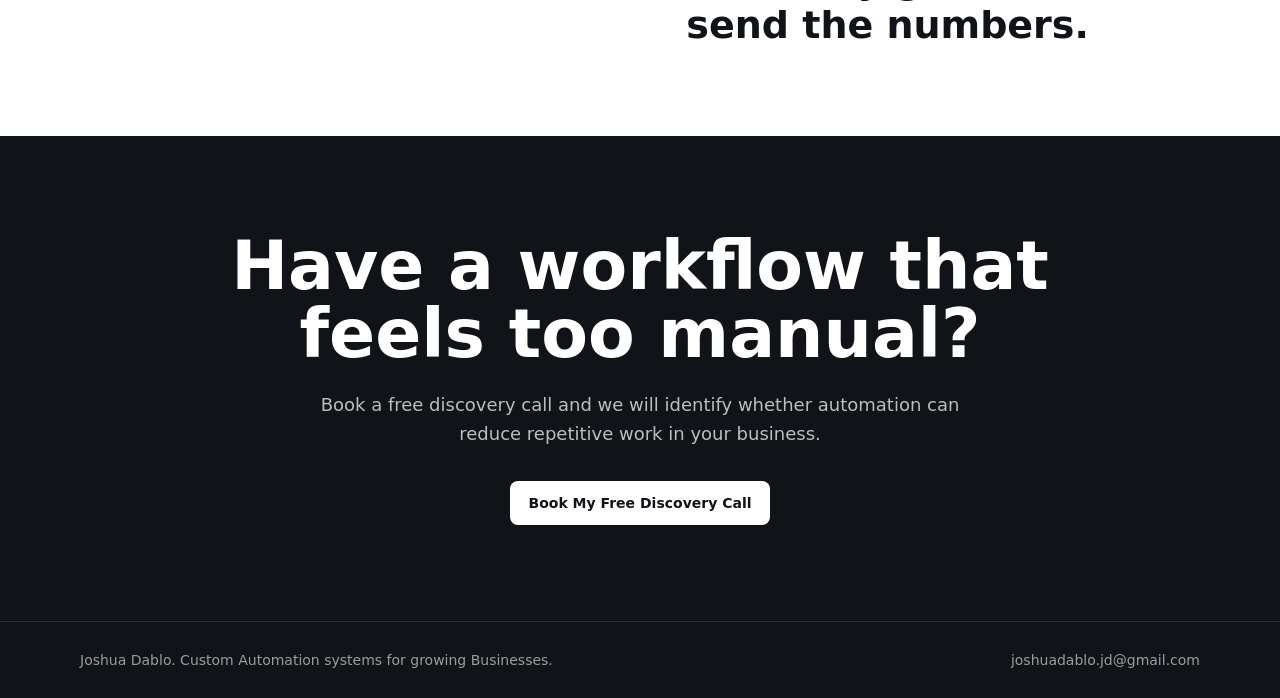
<file: case-study-auto-sms-sales-report.html>
<!DOCTYPE html>
<html lang="en">

<head>
  <meta charset="utf-8">
  <meta name="viewport" content="width=device-width, initial-scale=1">
  <meta name="description"
    content="Case study: AWS-scheduled automated SMS sales reports for key people and shareholders.">
  <meta property="og:locale" content="en_US">
  <meta property="og:type" content="article">
  <meta property="og:title" content="Automated SMS Sales Report | Joshua Dablo Case Study">
  <meta property="og:description"
    content="How daily sales, gross, and margin reporting became an AWS-scheduled SMS workflow for decision-makers.">
  <meta property="og:url" content="https://johnjoshuadablo.github.io/case-study-auto-sms-sales-report.html">
  <meta property="og:site_name" content="Joshua Dablo">
  <meta property="og:image"
    content="https://johnjoshuadablo.github.io/images/case-studies/auto-sms-sales-report/sanitized-sms-example.png">
  <title>Automated SMS Sales Report | Joshua Dablo Case Study</title>
  <link rel="shortcut icon" href="favicon.ico">
  <link rel="stylesheet" href="case-study.css">
  <!-- Google tag (gtag.js) -->
  <script async src="https://www.googletagmanager.com/gtag/js?id=G-22MCX5TQEJ"></script>
  <script>
    window.dataLayer = window.dataLayer || [];
    function gtag(){dataLayer.push(arguments);}
    gtag('js', new Date());
    gtag('config', 'G-22MCX5TQEJ');
  </script>
</head>

<body>
  <header class="site-header">
    <nav class="nav" aria-label="Main navigation">
      <a class="brand" href="index.html"><span class="brand-mark">JD</span><span>Joshua Dablo</span></a>
      <div class="nav-links"><a href="#problem">Problem</a><a href="#solution">Solution</a><a href="#results">Results</a><a href="#architecture">Architecture</a></div>
      <a class="button button-primary" href="https://cal.com/joshua-dablo-vmto3x/free-automation-discovery-call"
        data-cal-link="joshua-dablo-vmto3x/free-automation-discovery-call"
        data-cal-namespace="free-automation-discovery-call" data-cal-config='{"layout":"month_view"}' target="_blank"
        rel="noopener">Book My Free Discovery Call</a>
    </nav>
  </header>

  <main>
    <section class="hero">
      <div class="hero-inner">
        <a class="breadcrumb" href="index.html#other-case-studies">Back to case studies</a>
        <p class="eyebrow">Case study</p>
        <h1>Automated SMS Sales Report</h1>
        <p class="hero-copy">
          Key people needed timely visibility into daily sales performance without waiting for manual reports. I built
          an AWS-scheduled Lambda workflow that pulls sales totals, formats a concise executive SMS, and sends it to a
          controlled list of decision-makers.
        </p>
        <div class="hero-actions">
          <a class="button button-primary" href="https://cal.com/joshua-dablo-vmto3x/free-automation-discovery-call"
            data-cal-link="joshua-dablo-vmto3x/free-automation-discovery-call"
            data-cal-namespace="free-automation-discovery-call" data-cal-config='{"layout":"month_view"}'
            target="_blank" rel="noopener">Book My Free Discovery Call</a>
          <a class="button button-secondary" href="#problem">Read the business problem</a>
        </div>
        <div class="client-grid">
          <div class="client-item"><span>Industry</span><strong>Retail and operations</strong></div>
          <div class="client-item"><span>Company size</span><strong>Growing SME</strong></div>
          <div class="client-item"><span>Department</span><strong>Leadership and finance</strong></div>
        </div>
      </div>
    </section>

    <section class="section" id="overview">
      <div class="section-inner two-column">
        <div><p class="section-kicker">Overview</p><h2>Manual sales updates became scheduled executive visibility.</h2></div>
        <p class="large-copy">The system helped key people receive same-day sales performance updates without waiting for staff to log in, calculate totals, format messages, and send numbers manually.</p>
      </div>
    </section>

    <section class="section section-muted" id="problem">
      <div class="section-inner">
        <div class="section-heading">
          <div><p class="section-kicker">The business problem</p><h2>Sales performance updates were too dependent on manual reporting.</h2></div>
          <p class="section-lede">Leadership and shareholders needed regular visibility into today's total sales, gross, and margin percentage. Manual updates created delay, repeated admin work, and inconsistent timing.</p>
        </div>
        <div class="card-grid">
          <article class="card"><h3>Delayed visibility</h3><p>Decision-makers had to wait for reports or ask for updates.</p></article>
          <article class="card"><h3>Repeated manual work</h3><p>Staff had to calculate, format, and send recurring performance summaries.</p></article>
          <article class="card"><h3>Inconsistent communication</h3><p>Different people could receive updates at different times or in different formats.</p></article>
          <article class="card"><h3>Login dependency</h3><p>Reporting required system access, authentication, and manual retrieval before the message could be sent.</p></article>
          <article class="card"><h3>Recipient risk</h3><p>Sales updates needed to go only to selected leaders, not a broad customer list.</p></article>
          <article class="card"><h3>Mobile-first updates</h3><p>Executives needed the numbers in a format they could read quickly without opening a dashboard.</p></article>
        </div>
      </div>
    </section>

    <section class="section" id="challenges">
      <div class="section-inner two-column">
        <div><p class="section-kicker">Challenges</p><h2>The report needed to be timely, accurate, and simple to read.</h2></div>
        <ul class="list">
          <li><strong>Reliable calculations</strong>Total sales, gross, net, and margin percentage needed consistent business logic.</li>
          <li><strong>Recipient control</strong>The right people needed the right updates without exposing unnecessary information.</li>
          <li><strong>Timing</strong>Reports needed to run on schedule without staff intervention.</li>
          <li><strong>Short format</strong>SMS messages needed to be concise enough for quick leadership review.</li>
          <li><strong>Authentication flow</strong>The workflow needed to obtain system access before requesting reporting data and sending SMS.</li>
          <li><strong>Timezone accuracy</strong>The message needed a clear Manila timestamp so recipients knew exactly when the numbers were taken.</li>
          <li><strong>Send safety</strong>The SMS step needed a guardrail to prevent accidental sending to unintended recipients.</li>
        </ul>
      </div>
    </section>

    <section class="section section-muted" id="solution">
      <div class="section-inner">
        <div class="solution-panel">
          <p class="section-kicker">Solution</p>
          <h2>A scheduled Lambda workflow for executive sales visibility.</h2>
          <p class="body-copy" style="margin-top: 22px;">I created an AWS-scheduled automation that authenticates with the internal system, requests today's sales computation, extracts the key figures, formats the values in Philippine peso, and prepares a short SMS summary.</p>
          <p class="body-copy" style="margin-top: 18px;">The message includes the Manila timestamp, total sales, gross, and margin percentage so leaders can understand the current sales picture at a glance.</p>
          <p class="body-copy" style="margin-top: 18px;">The SMS send step uses a controlled recipient list and includes a safety check that stops execution if there are no intended recipients, reducing the risk of sending sensitive business data to the wrong audience.</p>
        </div>
      </div>
    </section>

    <section class="section" id="architecture">
      <div class="section-inner">
        <div class="section-heading">
          <div><p class="section-kicker">System architecture</p><h2>From scheduled Lambda run to executive SMS visibility.</h2></div>
          <p class="section-lede">The workflow connects AWS scheduling, authentication, sales computation, message formatting, recipient guardrails, and SMS delivery.</p>
        </div>
        <div class="solution-panel">
          <div class="architecture">
            <div class="arch-node">AWS Scheduler</div><div class="arch-node">Lambda function</div><div class="arch-node">System auth</div><div class="arch-node">Sales computation</div><div class="arch-node">SMS format</div><div class="arch-node">Recipient guardrail</div><div class="arch-node">SMS delivery</div>
          </div>
        </div>
      </div>
    </section>

    <section class="section section-muted" id="results">
      <div class="section-inner two-column">
        <div><p class="section-kicker">Business results</p><h2>Leadership received clearer recurring performance updates.</h2></div>
        <ul class="list">
          <li><strong>Faster visibility</strong>Key people received sales performance updates without waiting for manual reports.</li>
          <li><strong>Reduced reporting admin</strong>Staff spent less time preparing and sending repeated summaries.</li>
          <li><strong>Consistent format</strong>Recipients received the same core numbers in a repeatable structure.</li>
          <li><strong>Better operating rhythm</strong>Sales, gross, and margin updates became part of a dependable reporting cadence.</li>
          <li><strong>Mobile executive access</strong>Decision-makers could see the numbers through SMS without opening a dashboard.</li>
          <li><strong>Safer distribution</strong>The automation used an explicit recipient list and send guardrail for sensitive reporting.</li>
        </ul>
      </div>
    </section>

    <section class="section" id="technologies">
      <div class="section-inner two-column">
        <div><p class="section-kicker">Technologies</p><h2>Automation delivered the numbers where leaders already pay attention.</h2></div>
        <div class="tech-list"><span>AWS Lambda</span><span>AWS Scheduler</span><span>Node.js</span><span>Sales API</span><span>SMS API</span><span>OAuth flow</span><span>Reporting logic</span><span>Timezone formatting</span></div>
      </div>
    </section>

    <section class="section section-muted" id="gallery">
      <div class="section-inner">
        <div class="section-heading">
          <div><p class="section-kicker">Gallery</p><h2>Real workflow proof from the automation.</h2></div>
          <p class="section-lede">The screenshots show the scheduled trigger, Lambda function, reporting flow, and sanitized SMS output received by decision-makers.</p>
        </div>
        <div class="screenshot-grid">
          <article class="gallery-card screenshot-card screenshot-card-wide">
            <div class="screenshot-frame">
              <img src="images/case-studies/auto-sms-sales-report/aws-scheduler-trigger.png"
                alt="AWS Scheduler trigger configured to run the automated SMS sales report">
            </div>
            <div class="screenshot-copy">
              <h3>Scheduled reporting trigger</h3>
              <p>The report runs on a defined schedule in the Manila timezone, so leadership updates do not depend on someone remembering to prepare and send them manually.</p>
            </div>
          </article>
          <article class="gallery-card screenshot-card screenshot-card-wide">
            <div class="screenshot-frame">
              <img src="images/case-studies/auto-sms-sales-report/aws-lambda-function.png"
                alt="AWS Lambda function used for the automated SMS sales report">
            </div>
            <div class="screenshot-copy">
              <h3>Lambda function</h3>
              <p>The Lambda function handles the scheduled execution path that authenticates, retrieves sales numbers, formats the message, and sends the SMS update.</p>
            </div>
          </article>
          <article class="gallery-card screenshot-card screenshot-card-wide">
            <div class="screenshot-frame">
              <img src="images/case-studies/auto-sms-sales-report/aws-lambda-flowchart.png"
                alt="Flowchart showing authenticate, retrieve sales, format summary, and send SMS">
            </div>
            <div class="screenshot-copy">
              <h3>Reporting flow</h3>
              <p>The workflow follows a simple operating path: authenticate, retrieve the current sales data, format the executive summary, then send the SMS.</p>
            </div>
          </article>
          <article class="gallery-card screenshot-card screenshot-card-wide">
            <div class="screenshot-frame screenshot-frame-contained">
              <img src="images/case-studies/auto-sms-sales-report/sanitized-sms-example.png"
                alt="Sanitized SMS sales report example with sales, gross, and margin values hidden">
            </div>
            <div class="screenshot-copy">
              <h3>Sanitized SMS report</h3>
              <p>The final message gives decision-makers a fast mobile summary with timestamp, total sales, gross, and margin values while keeping sensitive numbers hidden in the public case study.</p>
            </div>
          </article>
        </div>
      </div>
    </section>

    <section class="section" id="why-it-matters">
      <div class="section-inner two-column">
        <div><p class="section-kicker">Why this matters</p><h2>Decision-makers should not have to chase core business numbers.</h2></div>
        <p class="large-copy">The workflow turned recurring sales reporting into a dependable communication system for people who need quick visibility, without requiring staff to manually gather and send the numbers.</p>
      </div>
    </section>

    <section class="cta" id="contact">
      <div class="cta-inner">
        <h2>Have a workflow that feels too manual?</h2>
        <p>Book a free discovery call and we will identify whether automation can reduce repetitive work in your business.</p>
        <a class="button button-primary" href="https://cal.com/joshua-dablo-vmto3x/free-automation-discovery-call"
          data-cal-link="joshua-dablo-vmto3x/free-automation-discovery-call"
          data-cal-namespace="free-automation-discovery-call" data-cal-config='{"layout":"month_view"}' target="_blank"
          rel="noopener">Book My Free Discovery Call</a>
      </div>
    </section>
  </main>
  <footer class="site-footer"><div class="footer-inner"><span>Joshua Dablo. Custom Automation systems for growing Businesses.</span><a href="mailto:joshuadablo.jd@gmail.com">joshuadablo.jd@gmail.com</a></div></footer>
  <script src="js/cal-embed.js"></script>
</body>

</html>
</file>
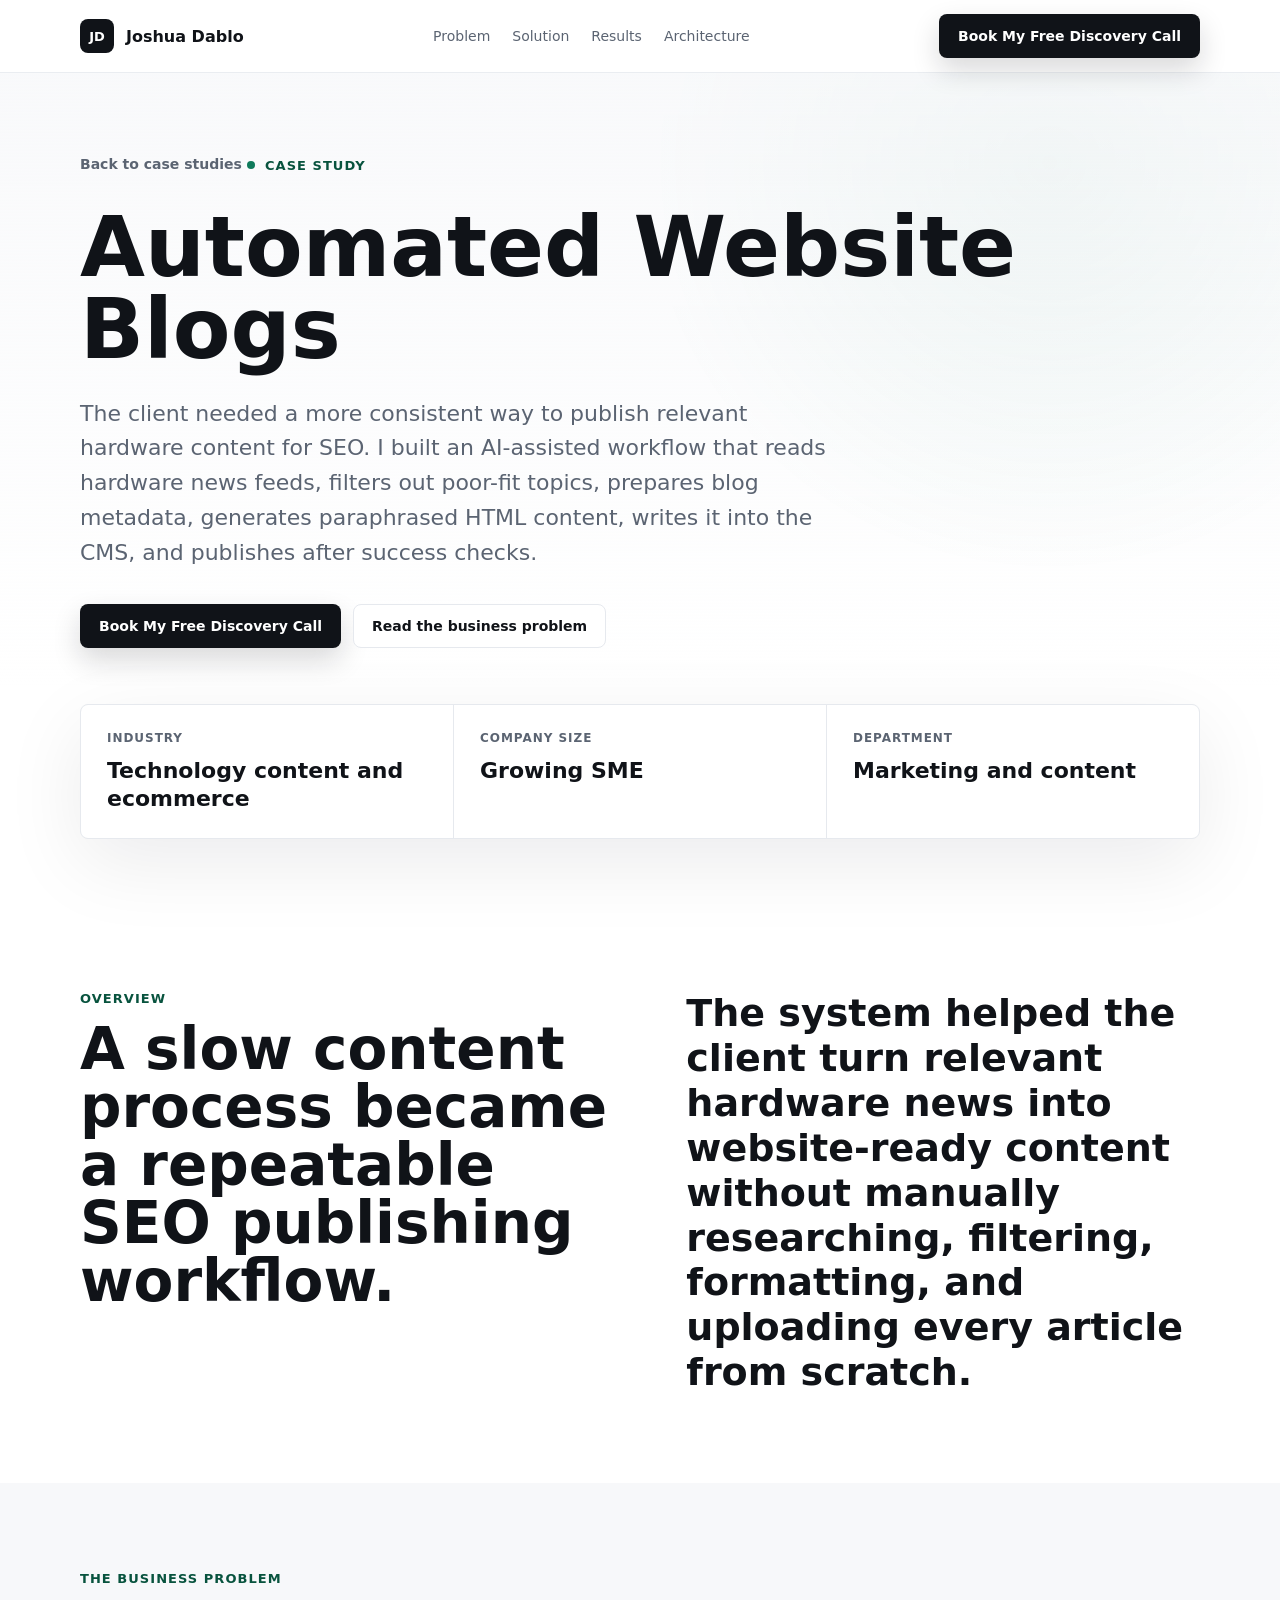
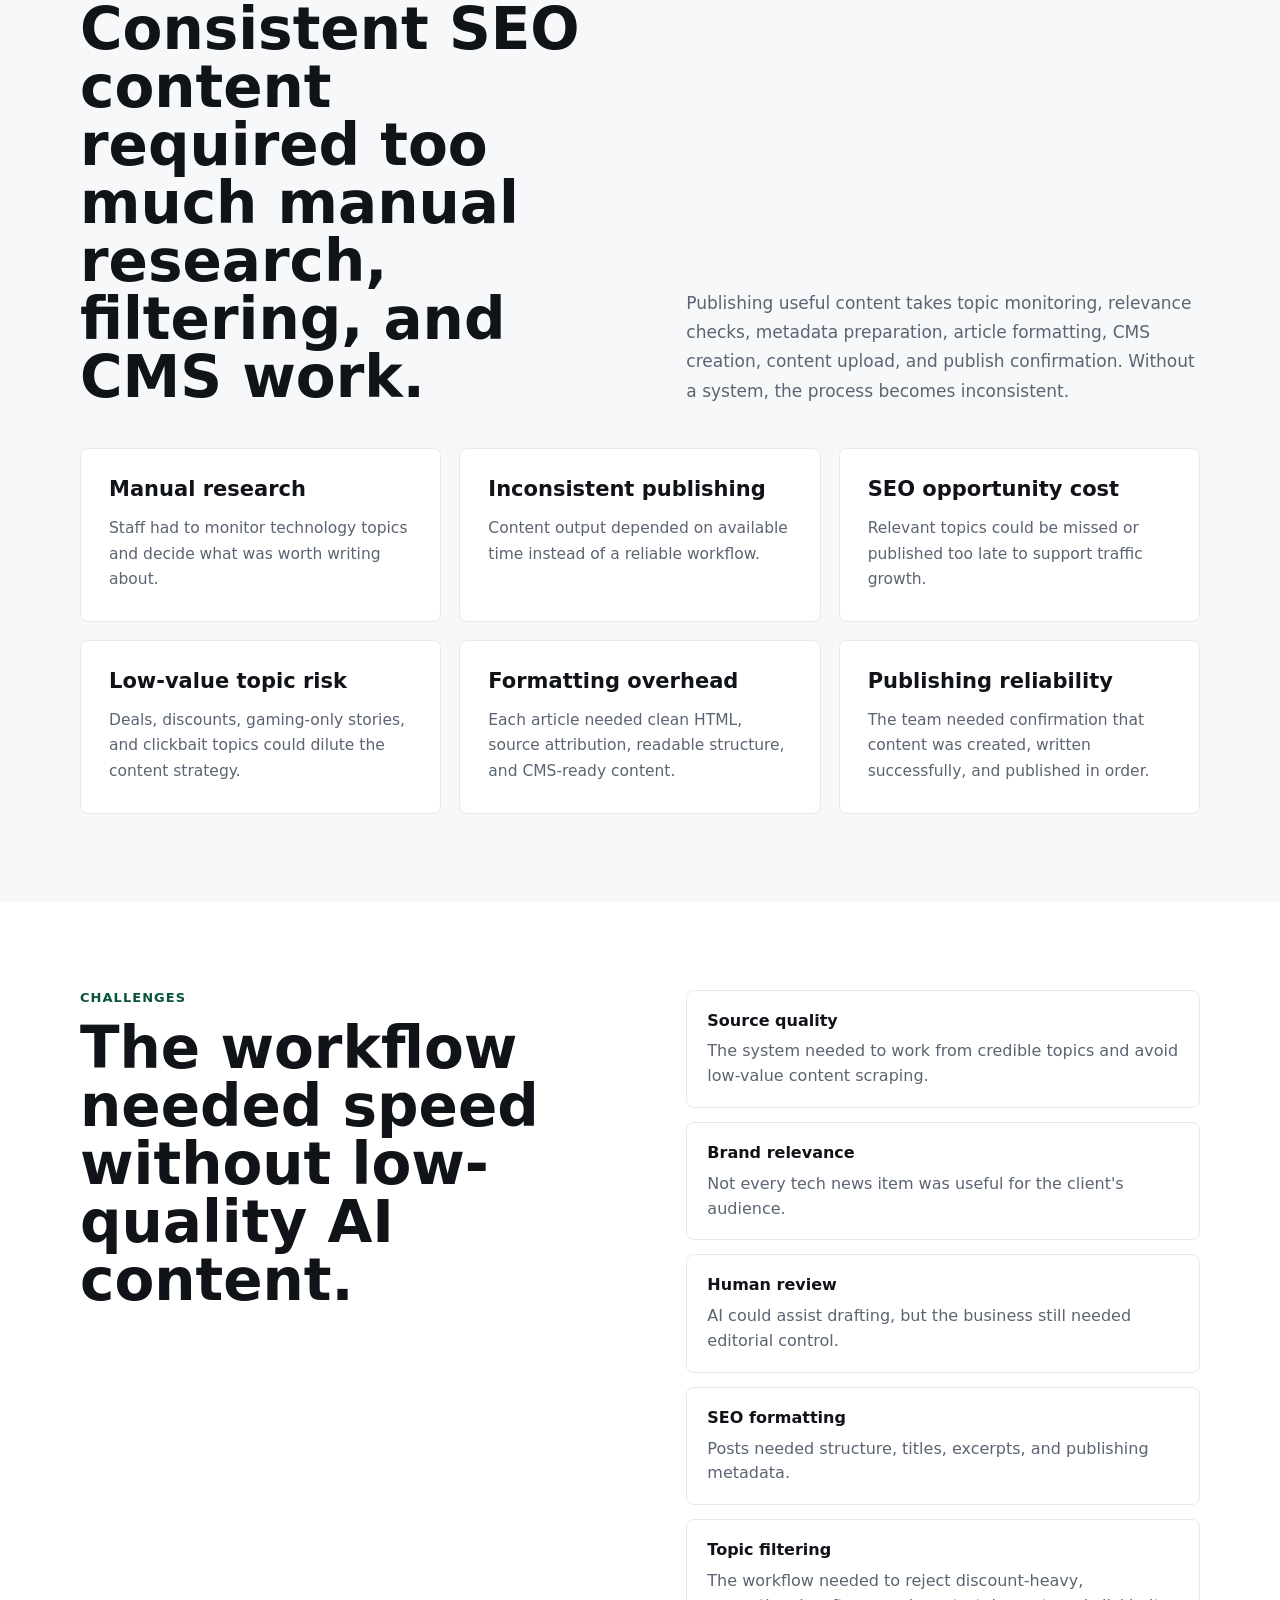
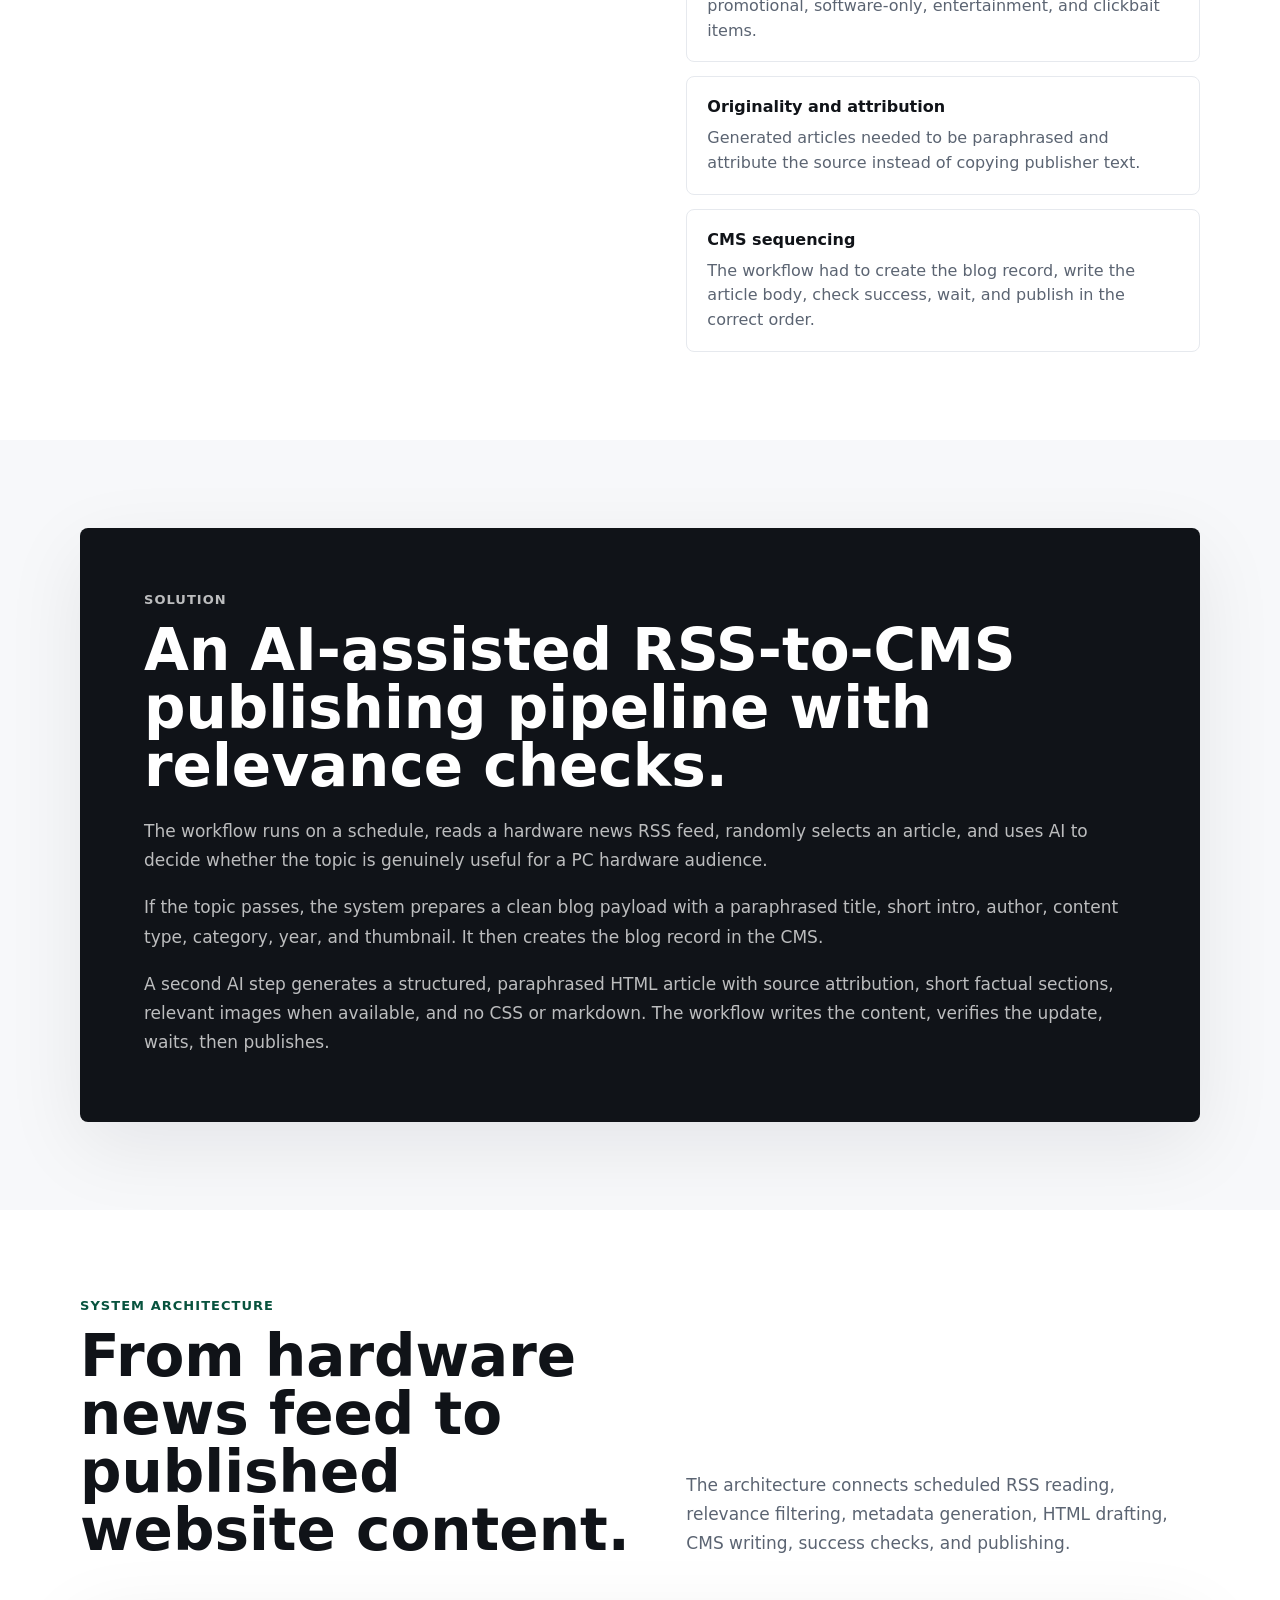
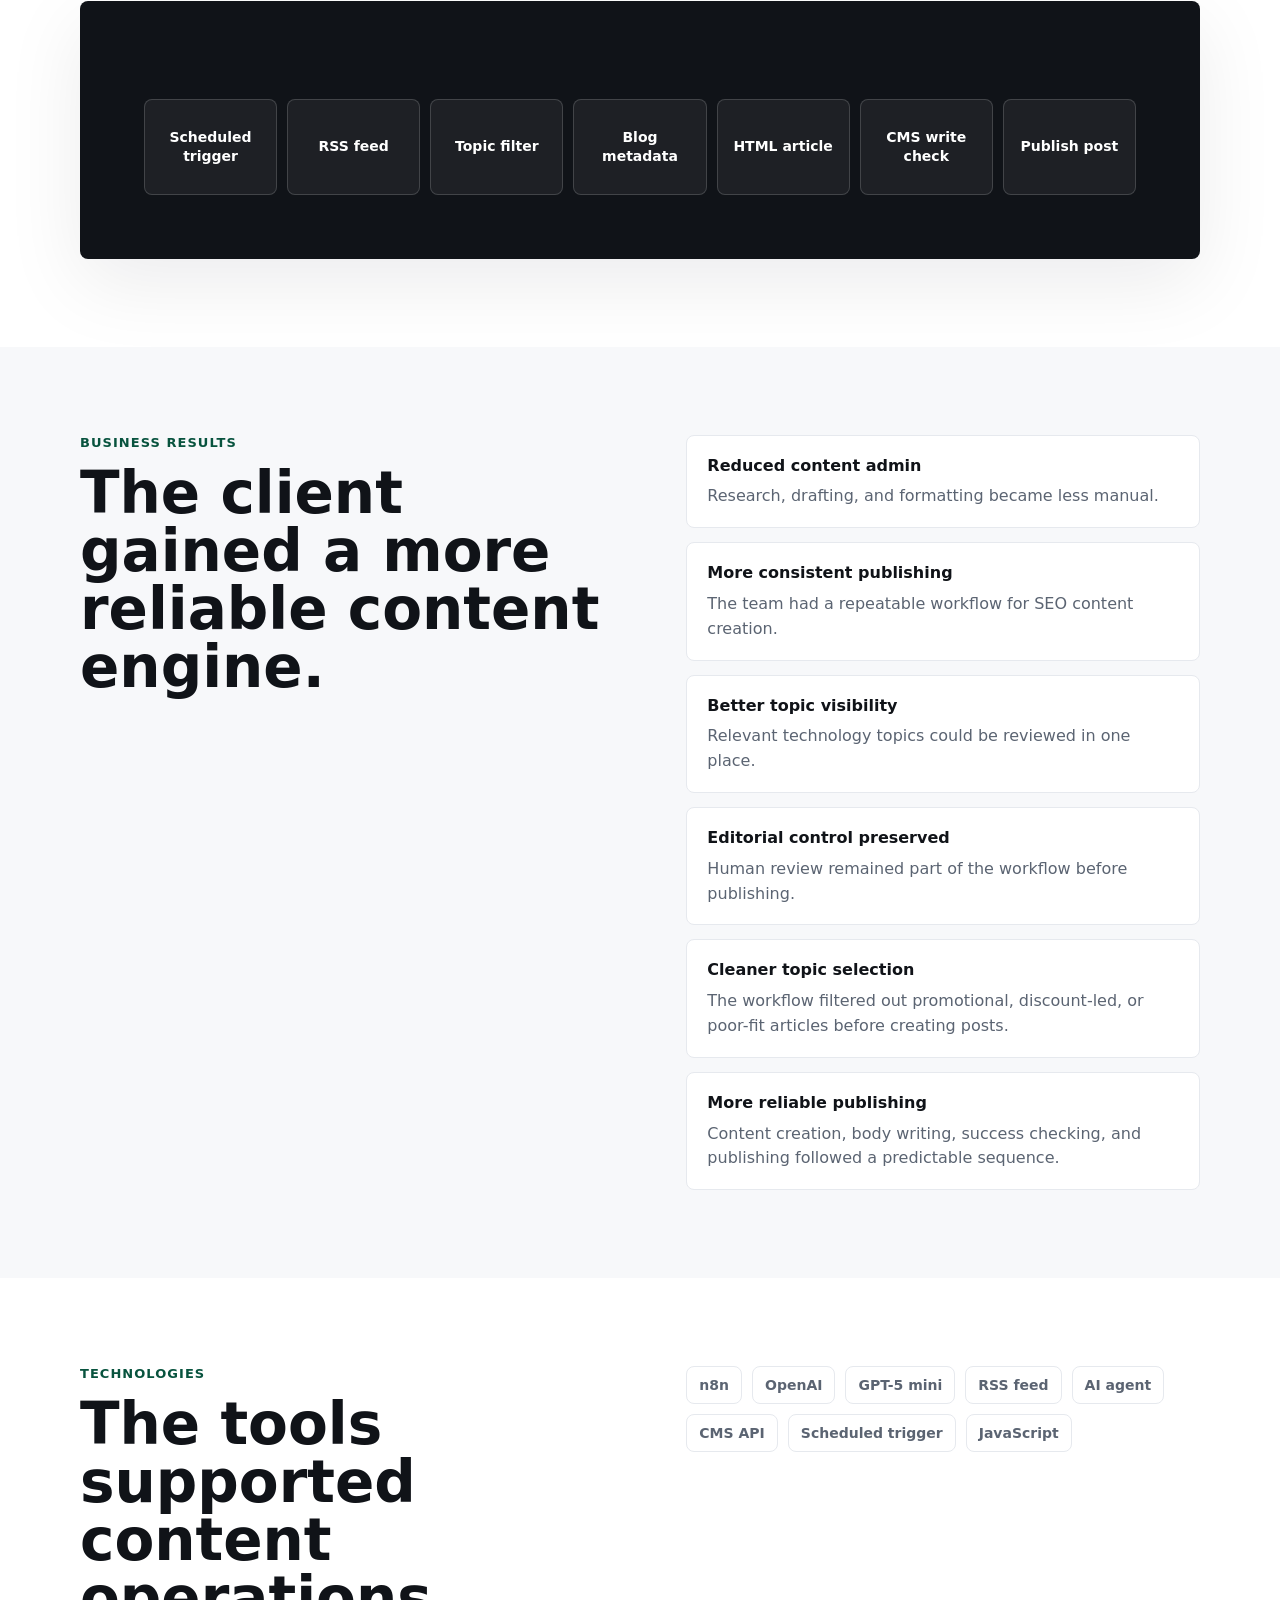
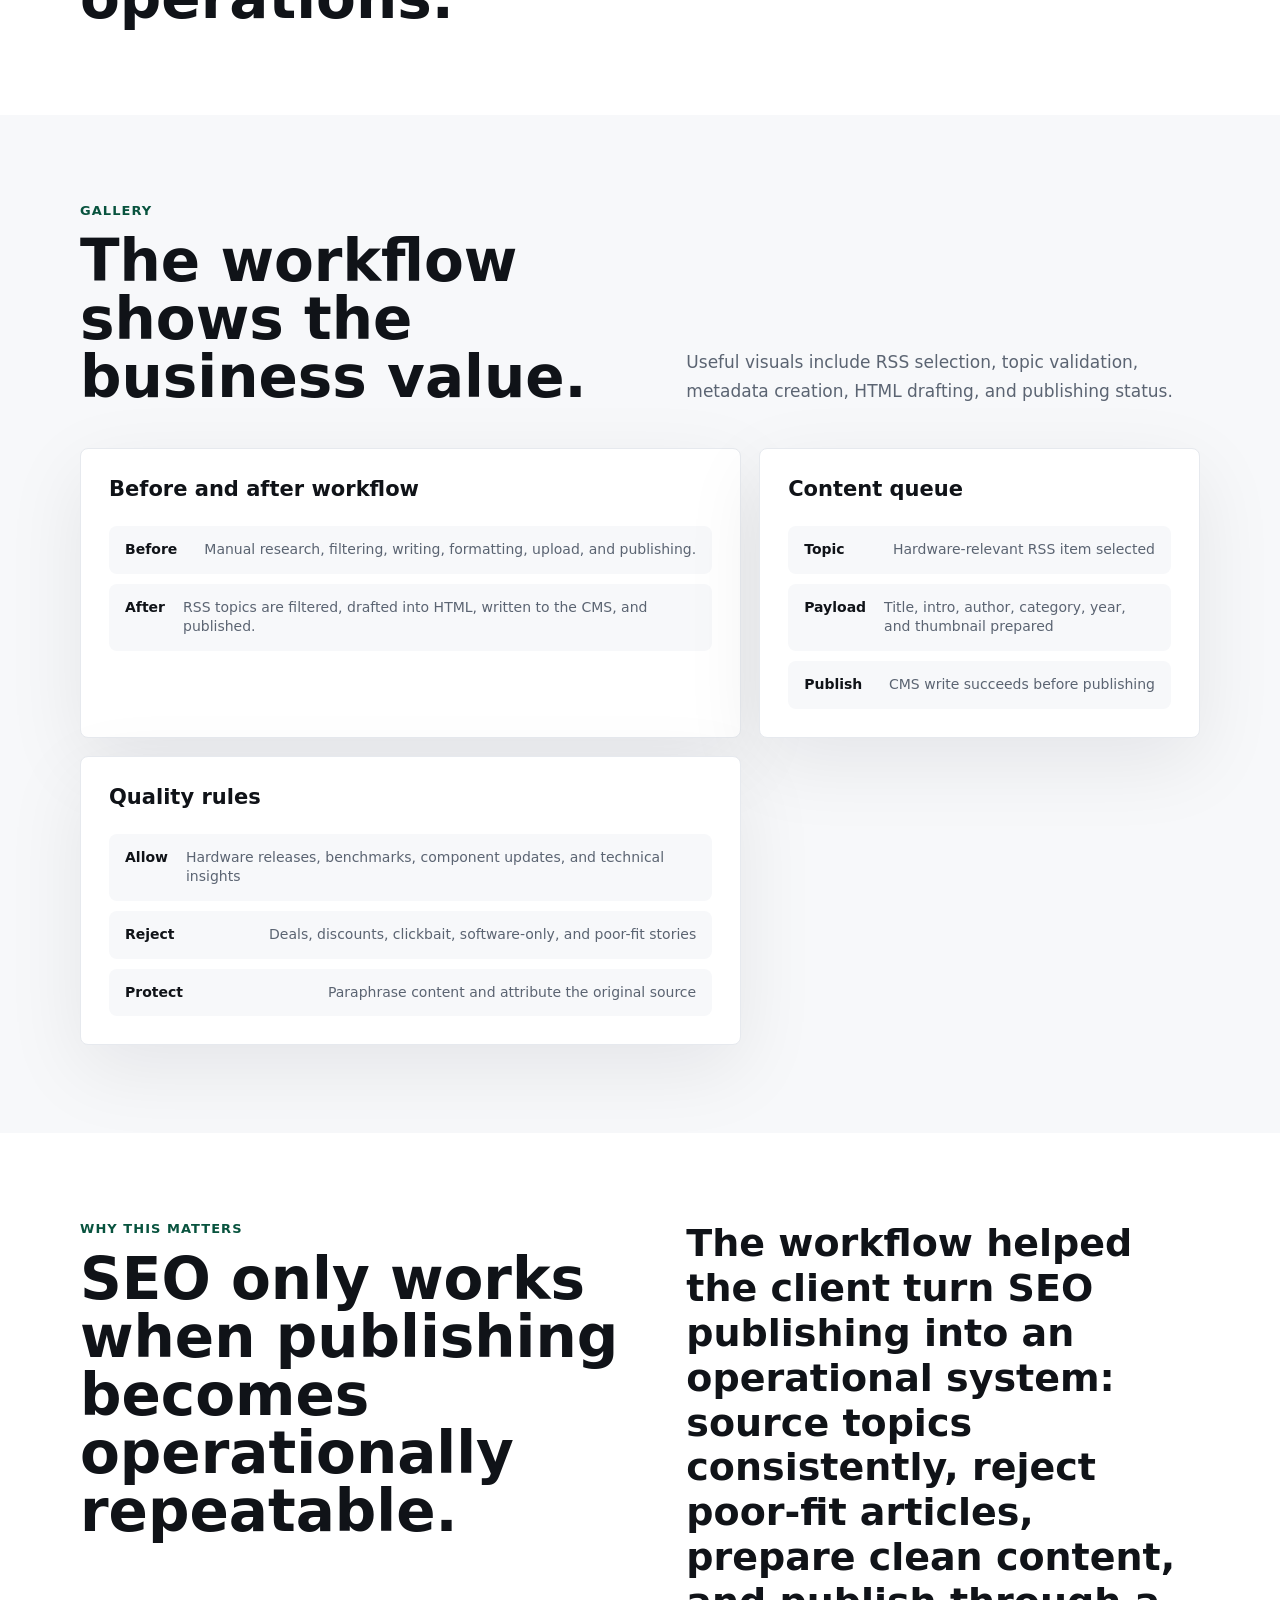
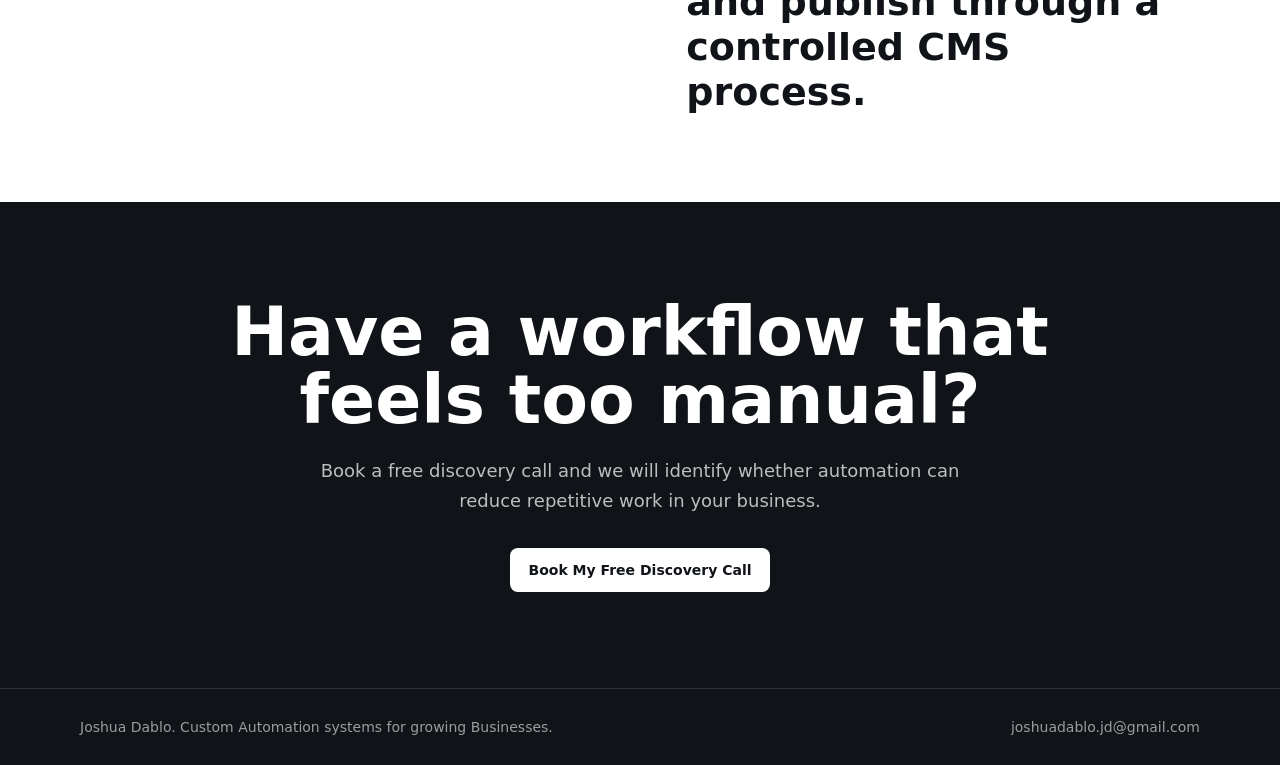
<file: case-study-auto-website-blogs.html>
<!DOCTYPE html>
<html lang="en">

<head>
  <meta charset="utf-8">
  <meta name="viewport" content="width=device-width, initial-scale=1">
  <meta name="description"
    content="Case study: Automated Website Blogs, an AI-assisted RSS, topic filtering, HTML drafting, and SEO publishing workflow.">
  <meta property="og:locale" content="en_US">
  <meta property="og:type" content="article">
  <meta property="og:title" content="Automated Website Blogs | Joshua Dablo Case Study">
  <meta property="og:description"
    content="How hardware news selection, SEO metadata, HTML drafting, and CMS publishing became a structured AI-assisted workflow.">
  <meta property="og:url" content="https://johnjoshuadablo.github.io/case-study-auto-website-blogs.html">
  <meta property="og:site_name" content="Joshua Dablo">
  <meta property="og:image" content="https://johnjoshuadablo.github.io/images/professional.jpeg">
  <title>Automated Website Blogs | Joshua Dablo Case Study</title>
  <link rel="shortcut icon" href="favicon.ico">
  <link rel="stylesheet" href="case-study.css">
  <!-- Google tag (gtag.js) -->
  <script async src="https://www.googletagmanager.com/gtag/js?id=G-22MCX5TQEJ"></script>
  <script>
    window.dataLayer = window.dataLayer || [];
    function gtag(){dataLayer.push(arguments);}
    gtag('js', new Date());
    gtag('config', 'G-22MCX5TQEJ');
  </script>
</head>

<body>
  <header class="site-header">
    <nav class="nav" aria-label="Main navigation">
      <a class="brand" href="index.html"><span class="brand-mark">JD</span><span>Joshua Dablo</span></a>
      <div class="nav-links"><a href="#problem">Problem</a><a href="#solution">Solution</a><a href="#results">Results</a><a href="#architecture">Architecture</a></div>
      <a class="button button-primary" href="https://cal.com/joshua-dablo-vmto3x/free-automation-discovery-call"
        data-cal-link="joshua-dablo-vmto3x/free-automation-discovery-call"
        data-cal-namespace="free-automation-discovery-call" data-cal-config='{"layout":"month_view"}' target="_blank"
        rel="noopener">Book My Free Discovery Call</a>
    </nav>
  </header>

  <main>
    <section class="hero">
      <div class="hero-inner">
        <a class="breadcrumb" href="index.html#other-case-studies">Back to case studies</a>
        <p class="eyebrow">Case study</p>
        <h1>Automated Website Blogs</h1>
        <p class="hero-copy">
          The client needed a more consistent way to publish relevant hardware content for SEO. I built an AI-assisted
          workflow that reads hardware news feeds, filters out poor-fit topics, prepares blog metadata, generates
          paraphrased HTML content, writes it into the CMS, and publishes after success checks.
        </p>
        <div class="hero-actions">
          <a class="button button-primary" href="https://cal.com/joshua-dablo-vmto3x/free-automation-discovery-call"
            data-cal-link="joshua-dablo-vmto3x/free-automation-discovery-call"
            data-cal-namespace="free-automation-discovery-call" data-cal-config='{"layout":"month_view"}'
            target="_blank" rel="noopener">Book My Free Discovery Call</a>
          <a class="button button-secondary" href="#problem">Read the business problem</a>
        </div>
        <div class="client-grid">
          <div class="client-item"><span>Industry</span><strong>Technology content and ecommerce</strong></div>
          <div class="client-item"><span>Company size</span><strong>Growing SME</strong></div>
          <div class="client-item"><span>Department</span><strong>Marketing and content</strong></div>
        </div>
      </div>
    </section>

    <section class="section" id="overview">
      <div class="section-inner two-column">
        <div><p class="section-kicker">Overview</p><h2>A slow content process became a repeatable SEO publishing workflow.</h2></div>
        <p class="large-copy">The system helped the client turn relevant hardware news into website-ready content without manually researching, filtering, formatting, and uploading every article from scratch.</p>
      </div>
    </section>

    <section class="section section-muted" id="problem">
      <div class="section-inner">
        <div class="section-heading">
          <div><p class="section-kicker">The business problem</p><h2>Consistent SEO content required too much manual research, filtering, and CMS work.</h2></div>
          <p class="section-lede">Publishing useful content takes topic monitoring, relevance checks, metadata preparation, article formatting, CMS creation, content upload, and publish confirmation. Without a system, the process becomes inconsistent.</p>
        </div>
        <div class="card-grid">
          <article class="card"><h3>Manual research</h3><p>Staff had to monitor technology topics and decide what was worth writing about.</p></article>
          <article class="card"><h3>Inconsistent publishing</h3><p>Content output depended on available time instead of a reliable workflow.</p></article>
          <article class="card"><h3>SEO opportunity cost</h3><p>Relevant topics could be missed or published too late to support traffic growth.</p></article>
          <article class="card"><h3>Low-value topic risk</h3><p>Deals, discounts, gaming-only stories, and clickbait topics could dilute the content strategy.</p></article>
          <article class="card"><h3>Formatting overhead</h3><p>Each article needed clean HTML, source attribution, readable structure, and CMS-ready content.</p></article>
          <article class="card"><h3>Publishing reliability</h3><p>The team needed confirmation that content was created, written successfully, and published in order.</p></article>
        </div>
      </div>
    </section>

    <section class="section" id="challenges">
      <div class="section-inner two-column">
        <div><p class="section-kicker">Challenges</p><h2>The workflow needed speed without low-quality AI content.</h2></div>
        <ul class="list">
          <li><strong>Source quality</strong>The system needed to work from credible topics and avoid low-value content scraping.</li>
          <li><strong>Brand relevance</strong>Not every tech news item was useful for the client's audience.</li>
          <li><strong>Human review</strong>AI could assist drafting, but the business still needed editorial control.</li>
          <li><strong>SEO formatting</strong>Posts needed structure, titles, excerpts, and publishing metadata.</li>
          <li><strong>Topic filtering</strong>The workflow needed to reject discount-heavy, promotional, software-only, entertainment, and clickbait items.</li>
          <li><strong>Originality and attribution</strong>Generated articles needed to be paraphrased and attribute the source instead of copying publisher text.</li>
          <li><strong>CMS sequencing</strong>The workflow had to create the blog record, write the article body, check success, wait, and publish in the correct order.</li>
        </ul>
      </div>
    </section>

    <section class="section section-muted" id="solution">
      <div class="section-inner">
        <div class="solution-panel">
          <p class="section-kicker">Solution</p>
          <h2>An AI-assisted RSS-to-CMS publishing pipeline with relevance checks.</h2>
          <p class="body-copy" style="margin-top: 22px;">The workflow runs on a schedule, reads a hardware news RSS feed, randomly selects an article, and uses AI to decide whether the topic is genuinely useful for a PC hardware audience.</p>
          <p class="body-copy" style="margin-top: 18px;">If the topic passes, the system prepares a clean blog payload with a paraphrased title, short intro, author, content type, category, year, and thumbnail. It then creates the blog record in the CMS.</p>
          <p class="body-copy" style="margin-top: 18px;">A second AI step generates a structured, paraphrased HTML article with source attribution, short factual sections, relevant images when available, and no CSS or markdown. The workflow writes the content, verifies the update, waits, then publishes.</p>
        </div>
      </div>
    </section>

    <section class="section" id="architecture">
      <div class="section-inner">
        <div class="section-heading">
          <div><p class="section-kicker">System architecture</p><h2>From hardware news feed to published website content.</h2></div>
          <p class="section-lede">The architecture connects scheduled RSS reading, relevance filtering, metadata generation, HTML drafting, CMS writing, success checks, and publishing.</p>
        </div>
        <div class="solution-panel">
          <div class="architecture">
            <div class="arch-node">Scheduled trigger</div><div class="arch-node">RSS feed</div><div class="arch-node">Topic filter</div><div class="arch-node">Blog metadata</div><div class="arch-node">HTML article</div><div class="arch-node">CMS write check</div><div class="arch-node">Publish post</div>
          </div>
        </div>
      </div>
    </section>

    <section class="section section-muted" id="results">
      <div class="section-inner two-column">
        <div><p class="section-kicker">Business results</p><h2>The client gained a more reliable content engine.</h2></div>
        <ul class="list">
          <li><strong>Reduced content admin</strong>Research, drafting, and formatting became less manual.</li>
          <li><strong>More consistent publishing</strong>The team had a repeatable workflow for SEO content creation.</li>
          <li><strong>Better topic visibility</strong>Relevant technology topics could be reviewed in one place.</li>
          <li><strong>Editorial control preserved</strong>Human review remained part of the workflow before publishing.</li>
          <li><strong>Cleaner topic selection</strong>The workflow filtered out promotional, discount-led, or poor-fit articles before creating posts.</li>
          <li><strong>More reliable publishing</strong>Content creation, body writing, success checking, and publishing followed a predictable sequence.</li>
        </ul>
      </div>
    </section>

    <section class="section" id="technologies">
      <div class="section-inner two-column">
        <div><p class="section-kicker">Technologies</p><h2>The tools supported content operations.</h2></div>
        <div class="tech-list"><span>n8n</span><span>OpenAI</span><span>GPT-5 mini</span><span>RSS feed</span><span>AI agent</span><span>CMS API</span><span>Scheduled trigger</span><span>JavaScript</span></div>
      </div>
    </section>

    <section class="section section-muted" id="gallery">
      <div class="section-inner">
        <div class="section-heading">
          <div><p class="section-kicker">Gallery</p><h2>The workflow shows the business value.</h2></div>
          <p class="section-lede">Useful visuals include RSS selection, topic validation, metadata creation, HTML drafting, and publishing status.</p>
        </div>
        <div class="gallery-grid">
          <article class="gallery-card"><h3>Before and after workflow</h3><div class="workflow-preview"><div class="workflow-row"><strong>Before</strong><span>Manual research, filtering, writing, formatting, upload, and publishing.</span></div><div class="workflow-row"><strong>After</strong><span>RSS topics are filtered, drafted into HTML, written to the CMS, and published.</span></div></div></article>
          <article class="gallery-card"><h3>Content queue</h3><div class="workflow-preview"><div class="workflow-row"><strong>Topic</strong><span>Hardware-relevant RSS item selected</span></div><div class="workflow-row"><strong>Payload</strong><span>Title, intro, author, category, year, and thumbnail prepared</span></div><div class="workflow-row"><strong>Publish</strong><span>CMS write succeeds before publishing</span></div></div></article>
          <article class="gallery-card"><h3>Quality rules</h3><div class="workflow-preview"><div class="workflow-row"><strong>Allow</strong><span>Hardware releases, benchmarks, component updates, and technical insights</span></div><div class="workflow-row"><strong>Reject</strong><span>Deals, discounts, clickbait, software-only, and poor-fit stories</span></div><div class="workflow-row"><strong>Protect</strong><span>Paraphrase content and attribute the original source</span></div></div></article>
        </div>
      </div>
    </section>

    <section class="section" id="why-it-matters">
      <div class="section-inner two-column">
        <div><p class="section-kicker">Why this matters</p><h2>SEO only works when publishing becomes operationally repeatable.</h2></div>
        <p class="large-copy">The workflow helped the client turn SEO publishing into an operational system: source topics consistently, reject poor-fit articles, prepare clean content, and publish through a controlled CMS process.</p>
      </div>
    </section>

    <section class="cta" id="contact">
      <div class="cta-inner">
        <h2>Have a workflow that feels too manual?</h2>
        <p>Book a free discovery call and we will identify whether automation can reduce repetitive work in your business.</p>
        <a class="button button-primary" href="https://cal.com/joshua-dablo-vmto3x/free-automation-discovery-call"
          data-cal-link="joshua-dablo-vmto3x/free-automation-discovery-call"
          data-cal-namespace="free-automation-discovery-call" data-cal-config='{"layout":"month_view"}' target="_blank"
          rel="noopener">Book My Free Discovery Call</a>
      </div>
    </section>
  </main>
  <footer class="site-footer"><div class="footer-inner"><span>Joshua Dablo. Custom Automation systems for growing Businesses.</span><a href="mailto:joshuadablo.jd@gmail.com">joshuadablo.jd@gmail.com</a></div></footer>
  <script src="js/cal-embed.js"></script>
</body>

</html>
</file>
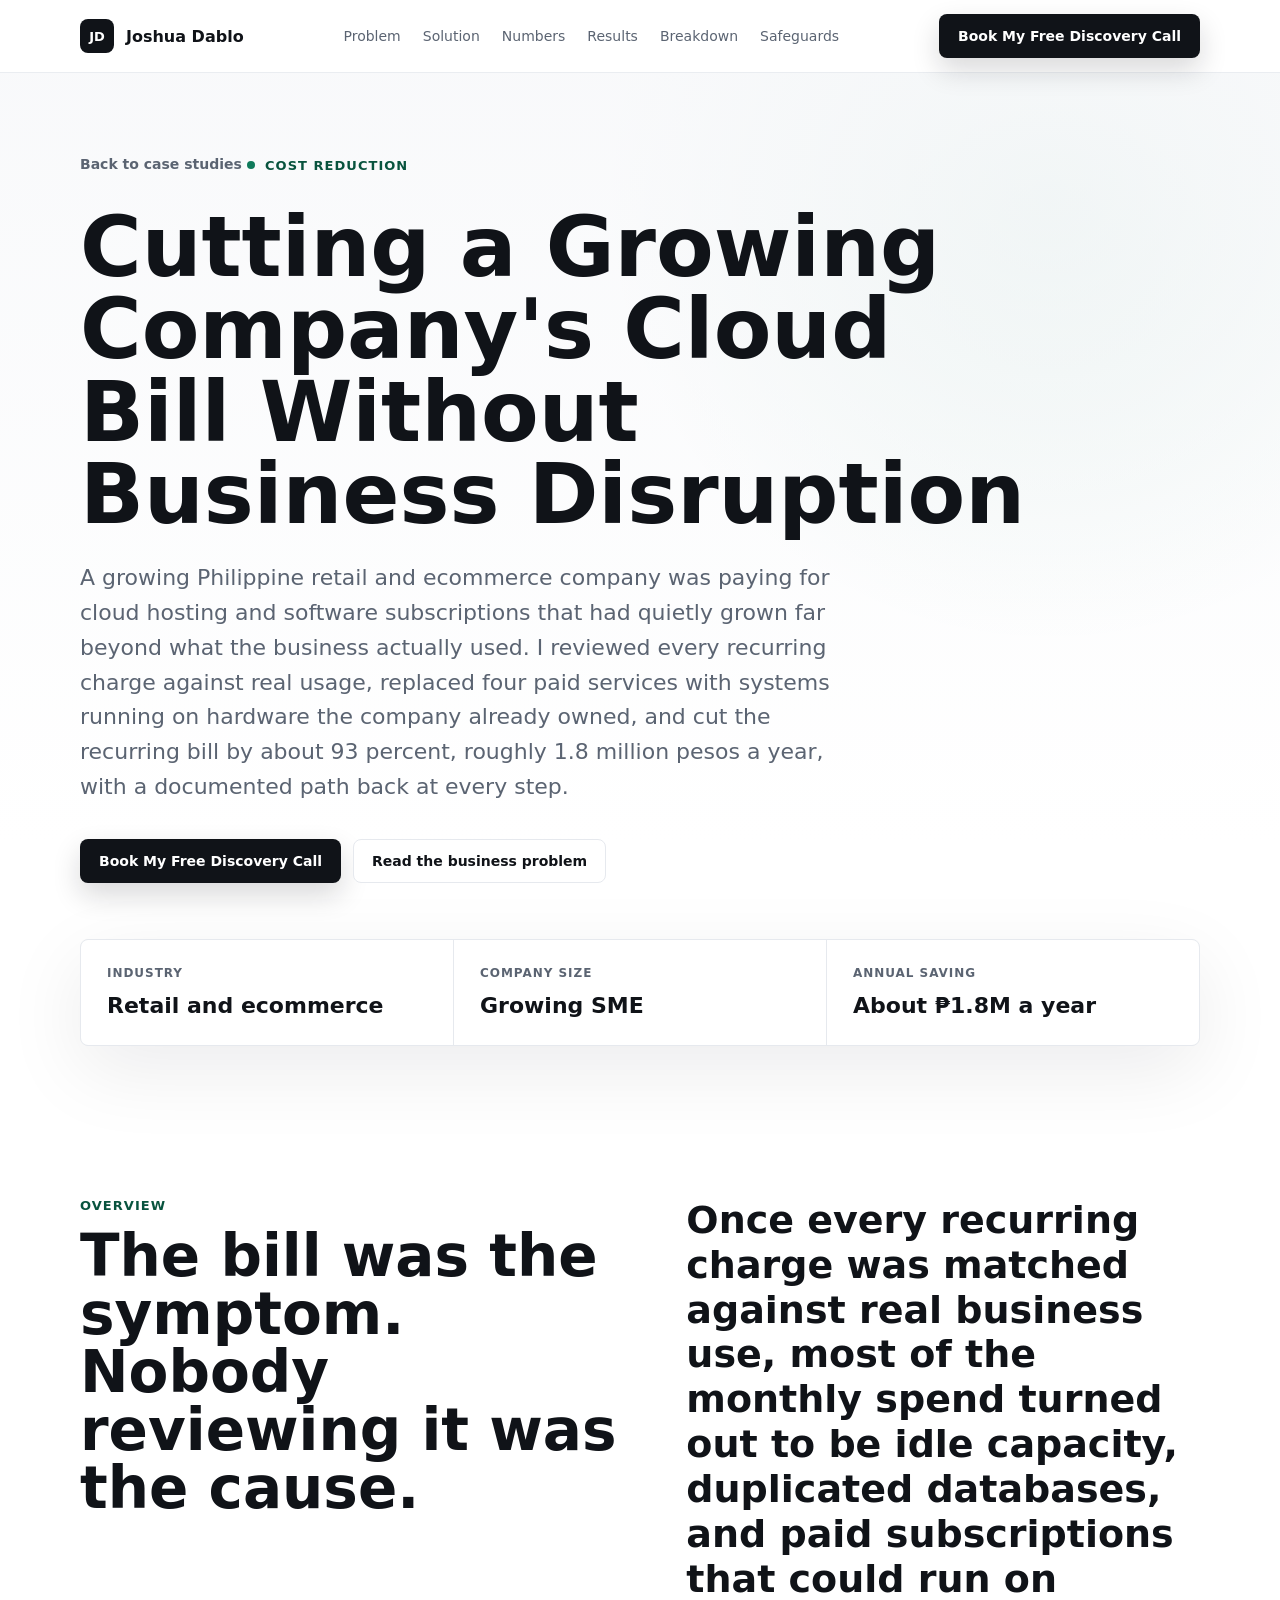
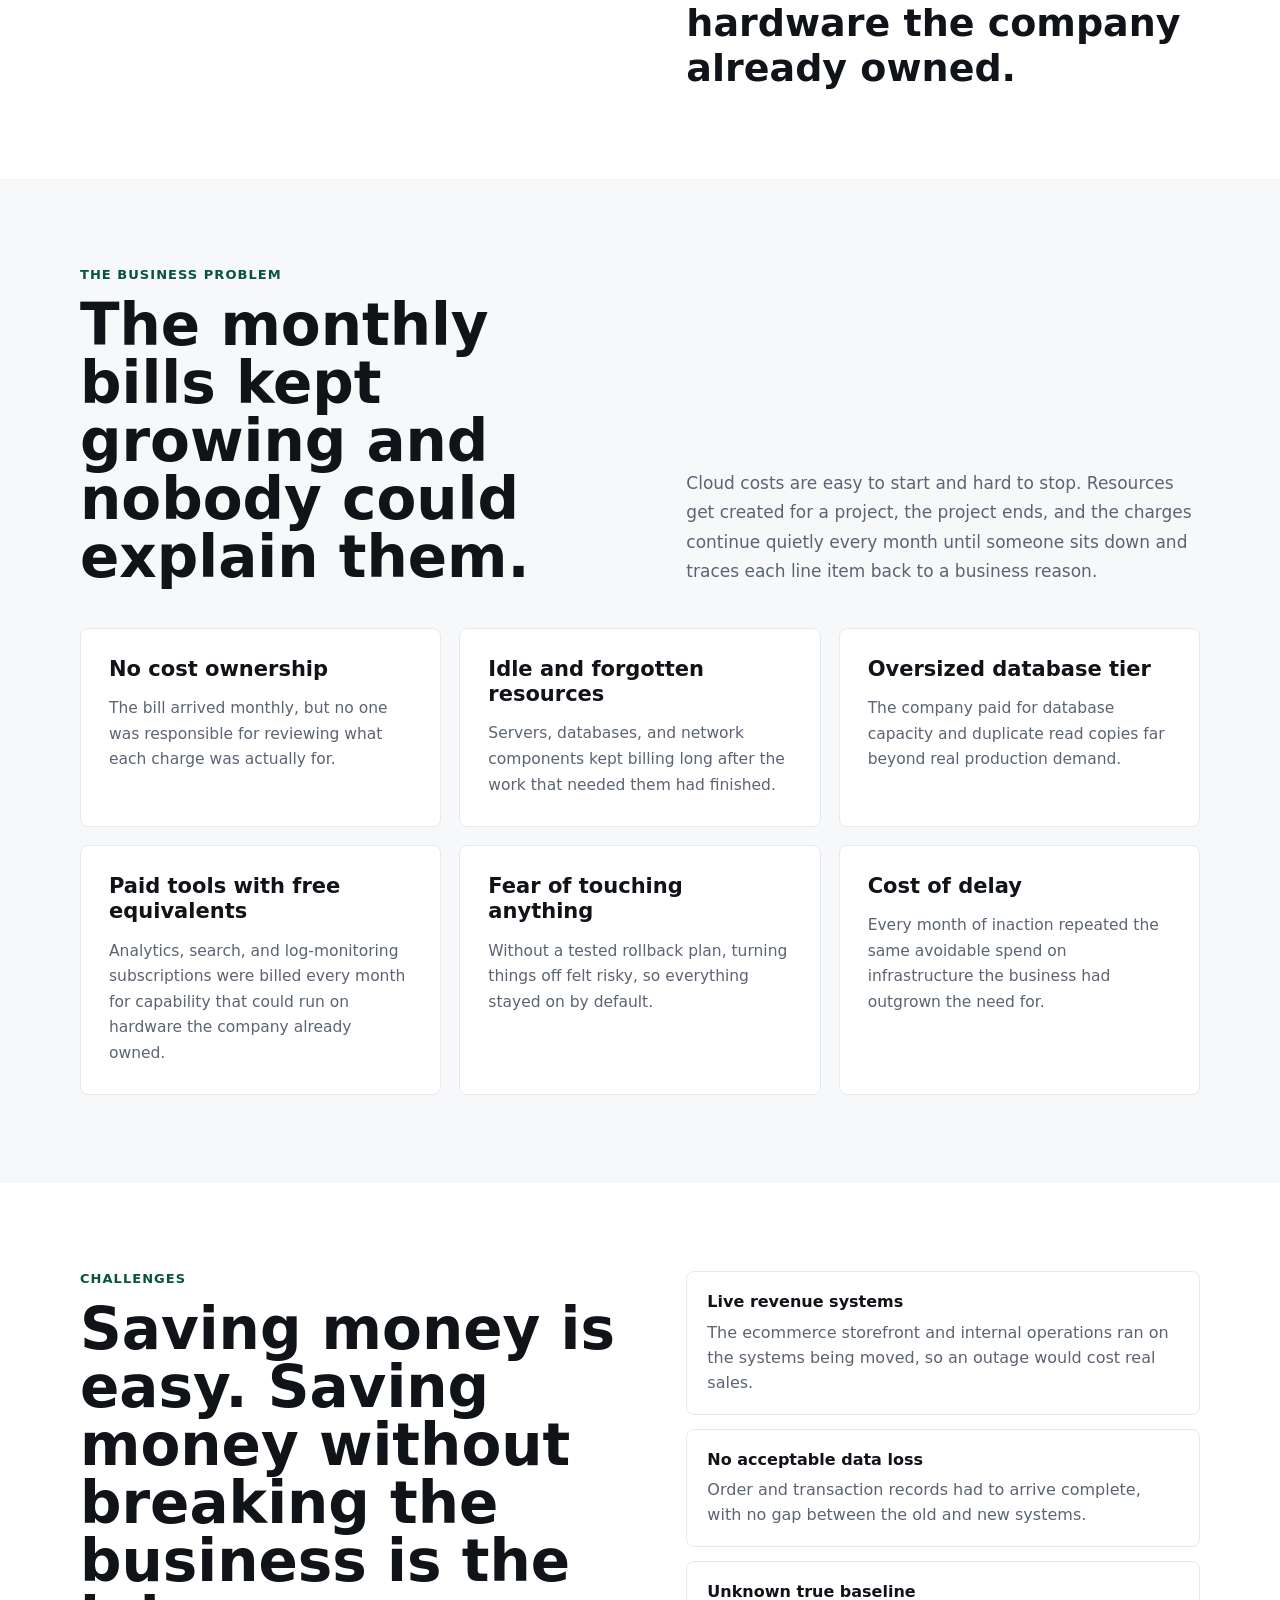
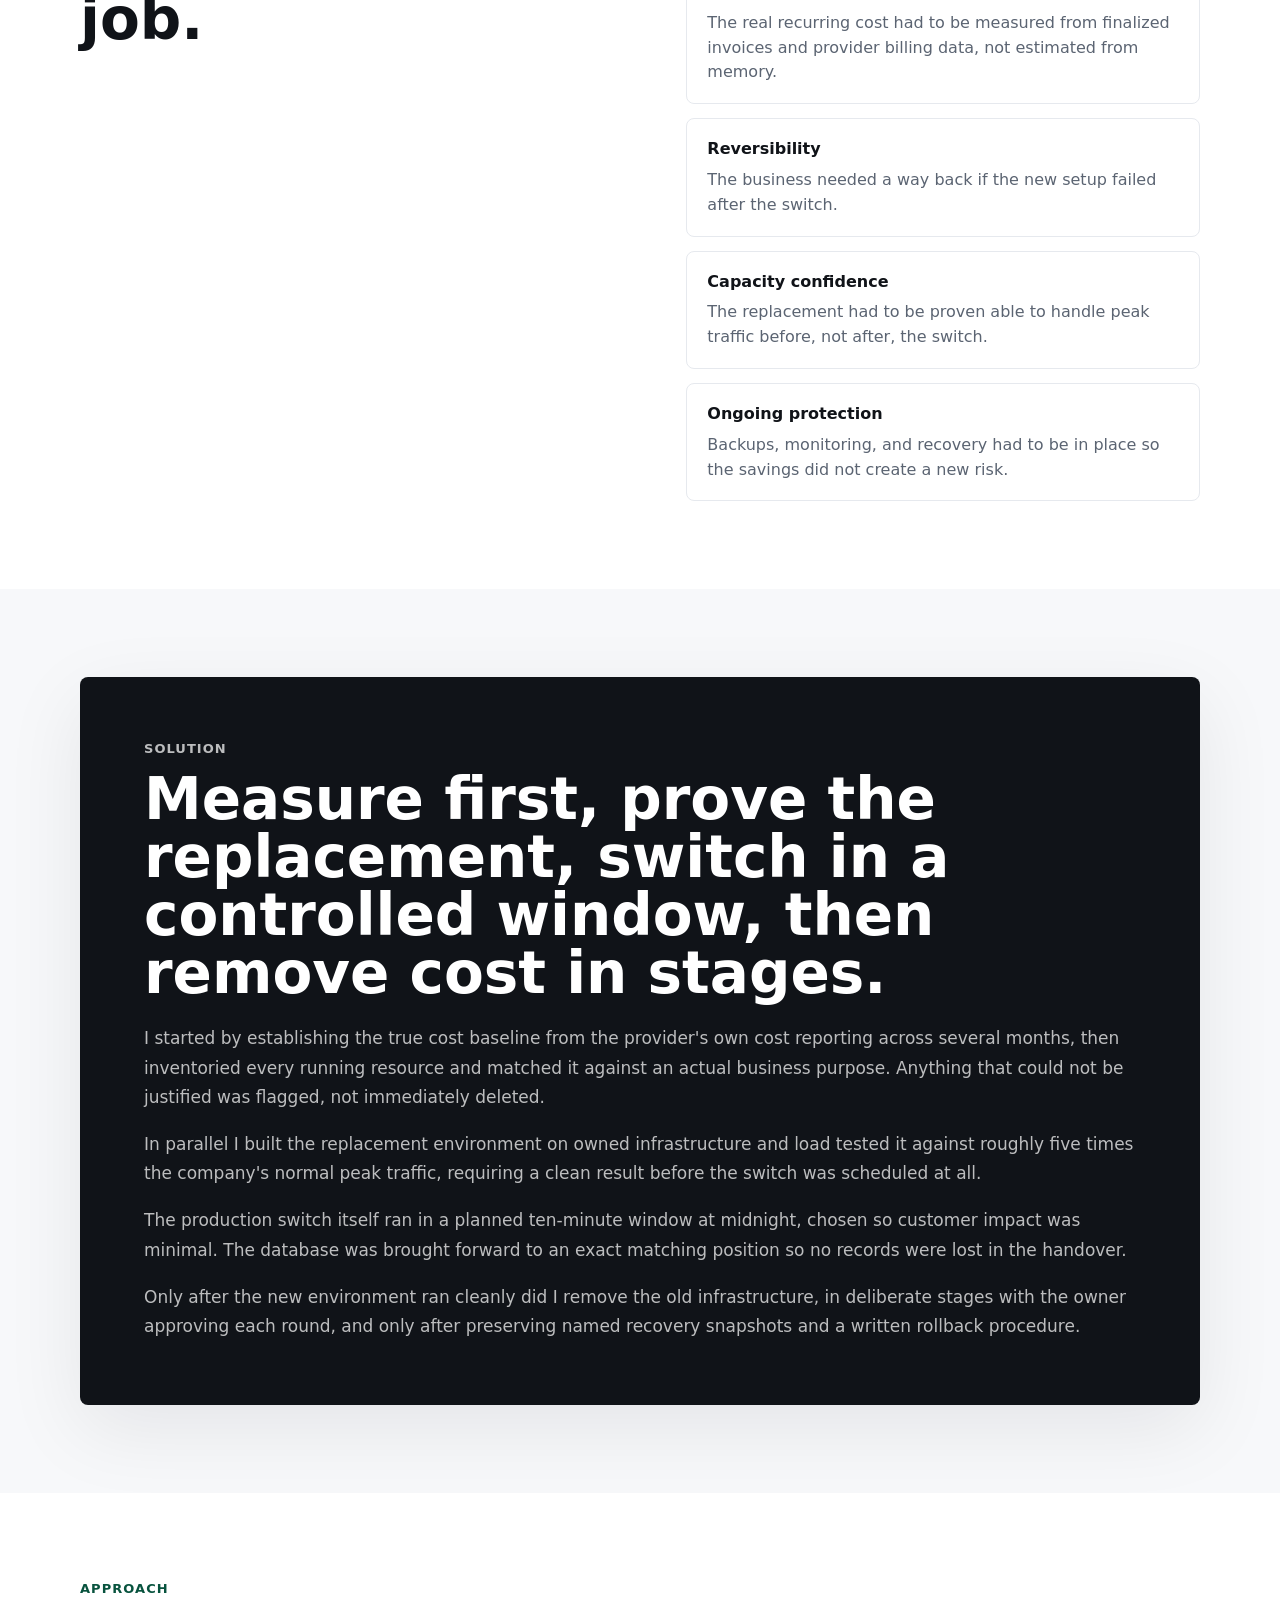
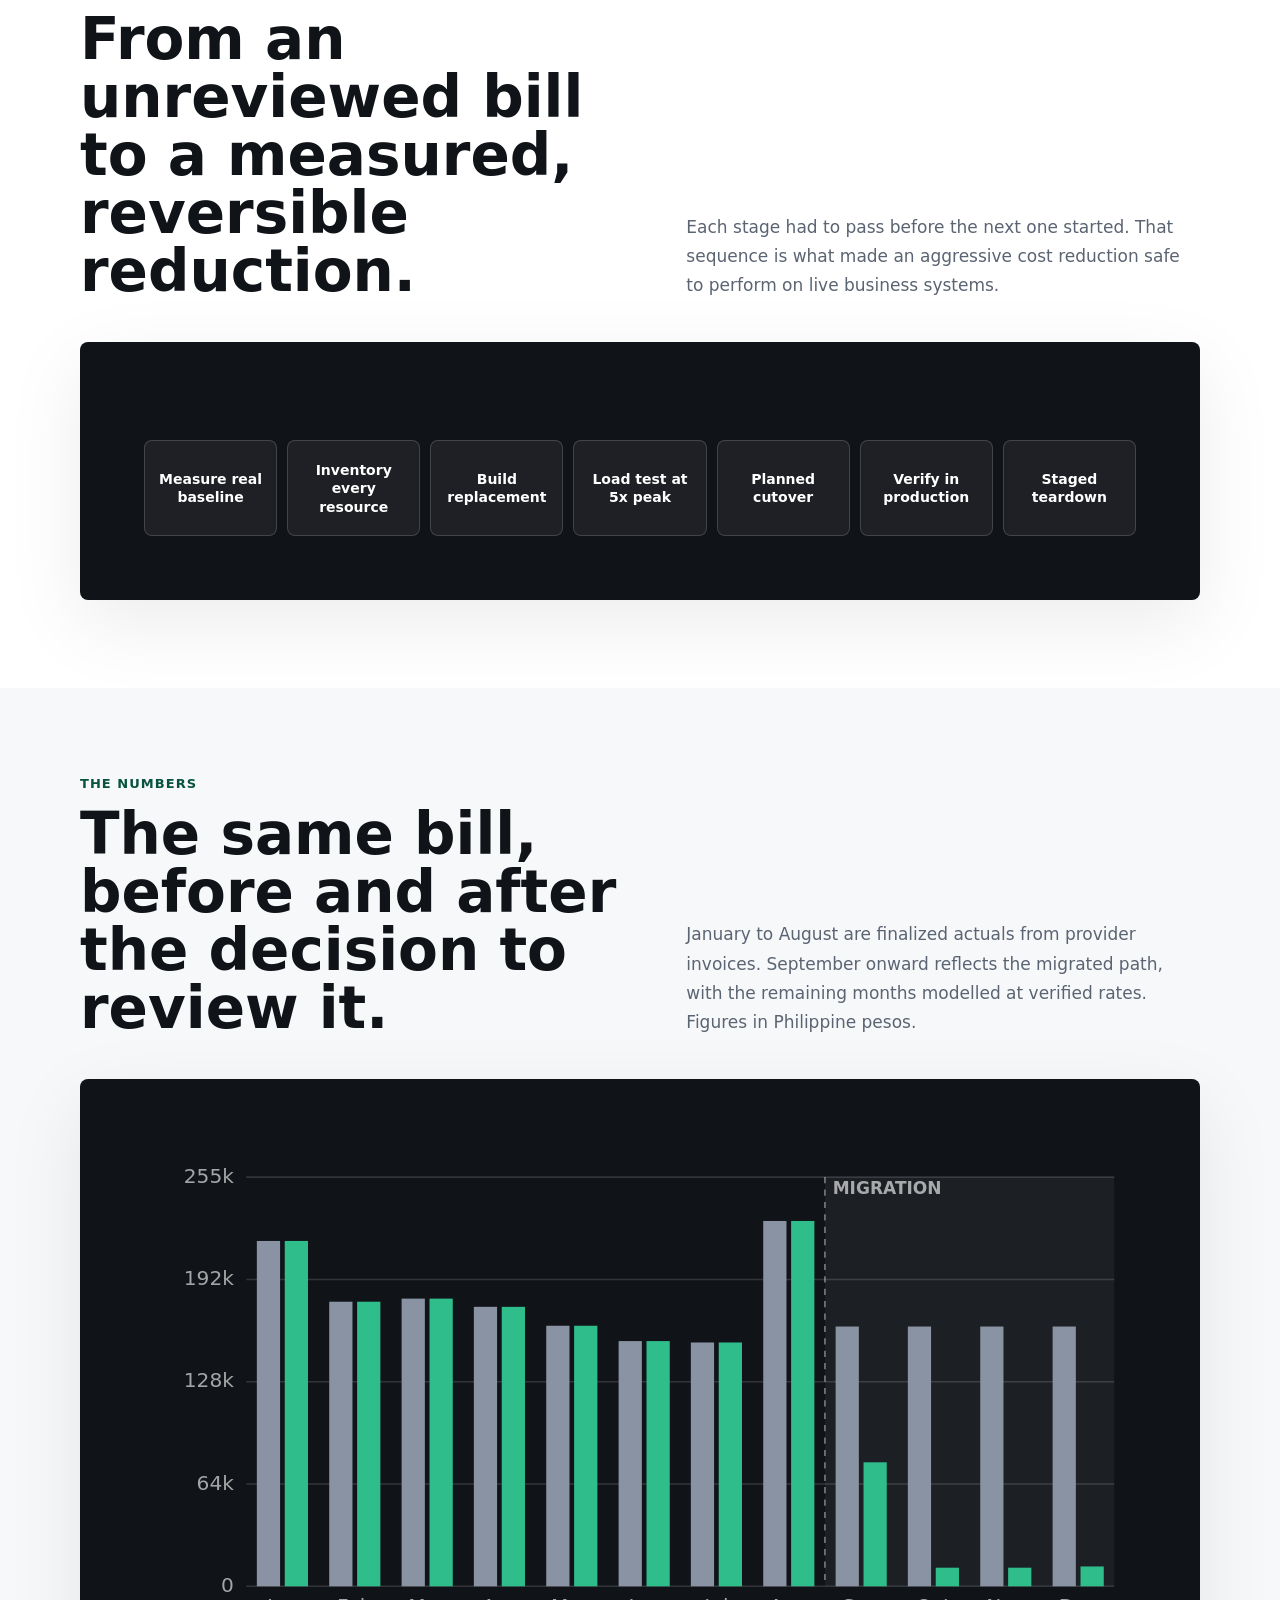
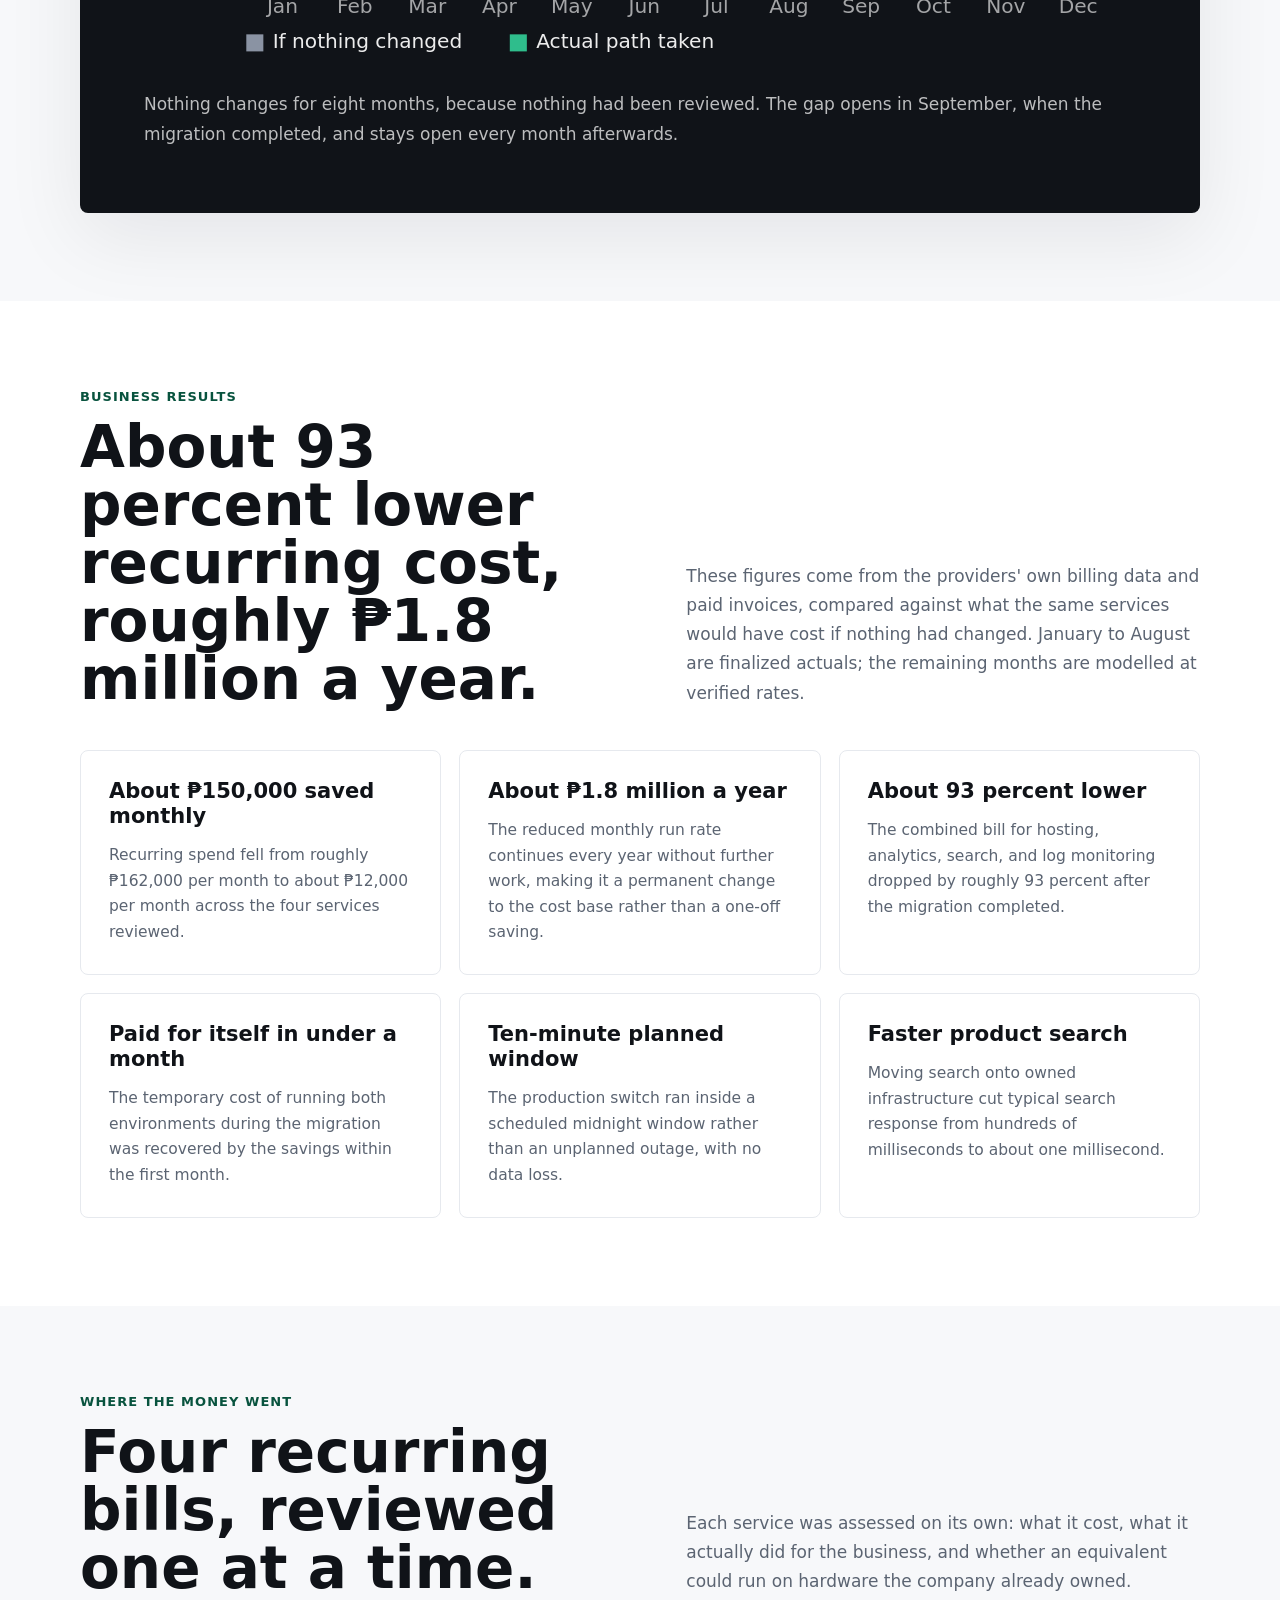
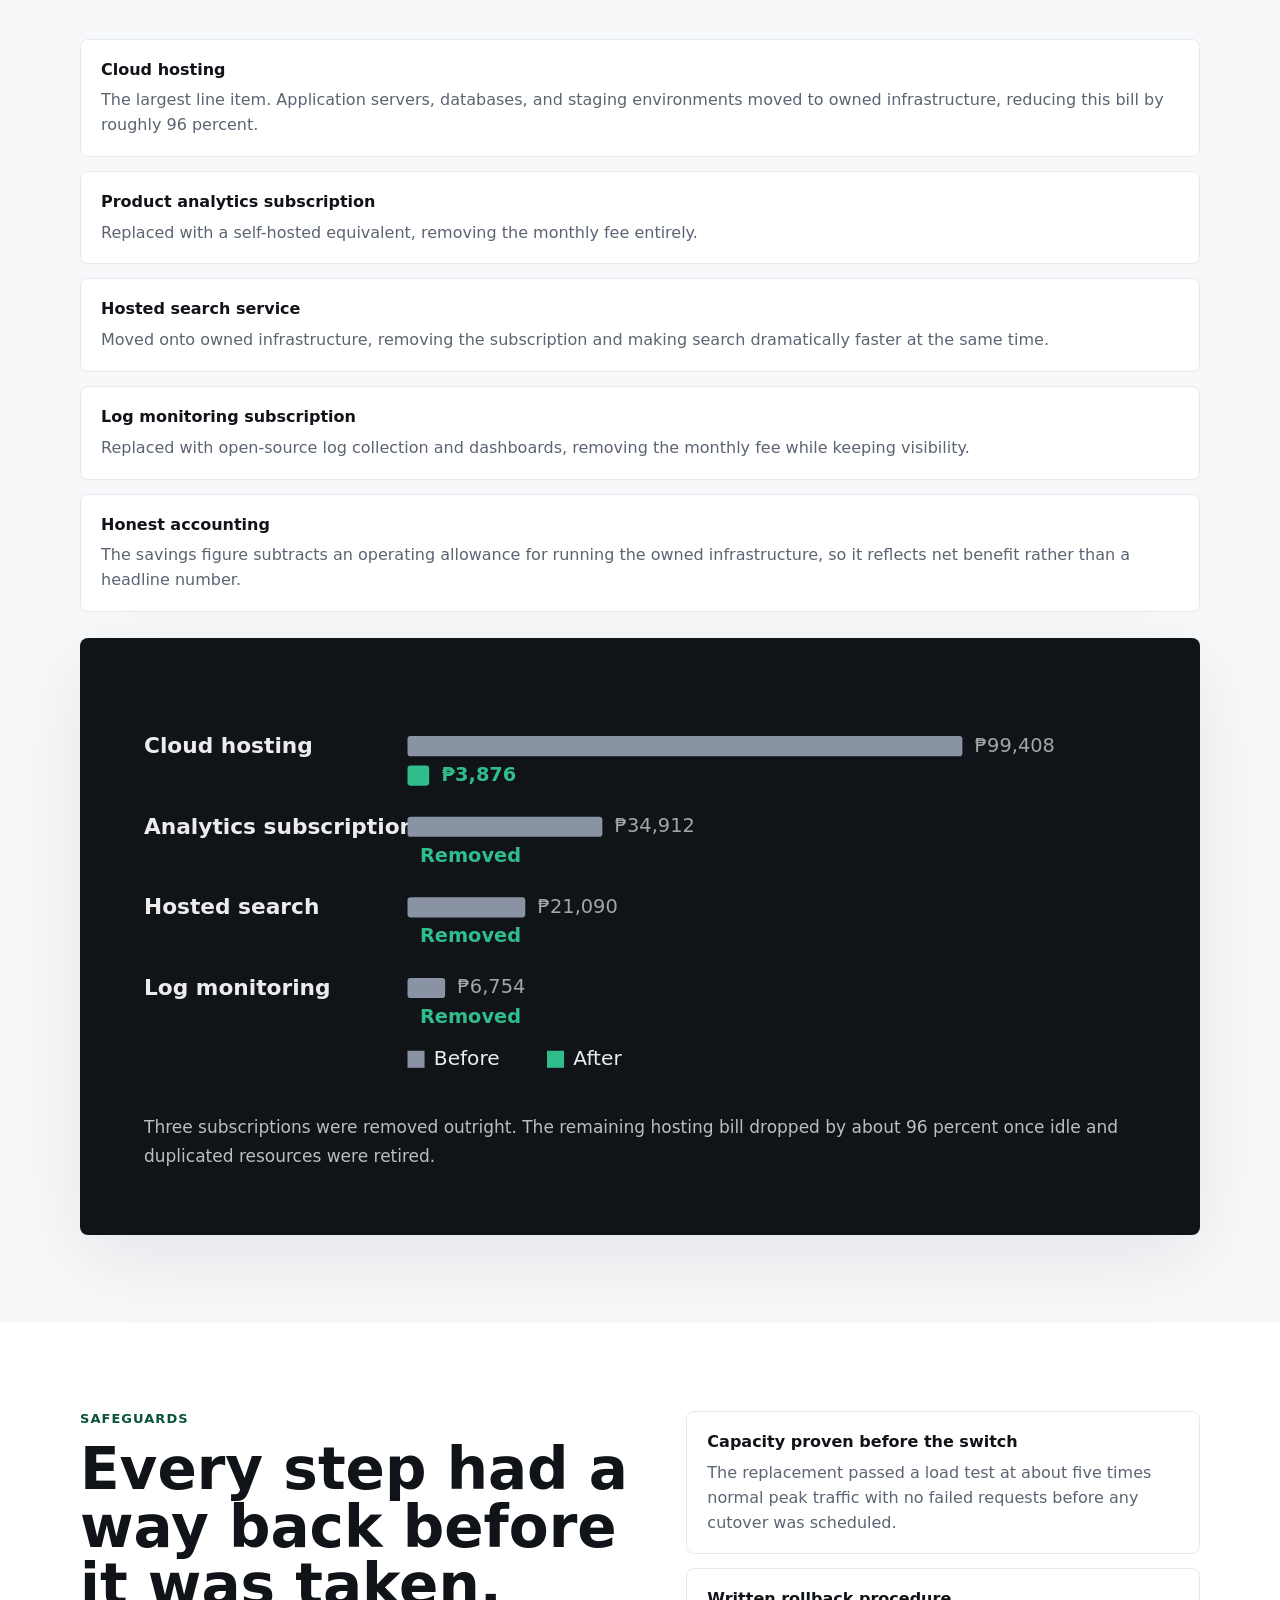
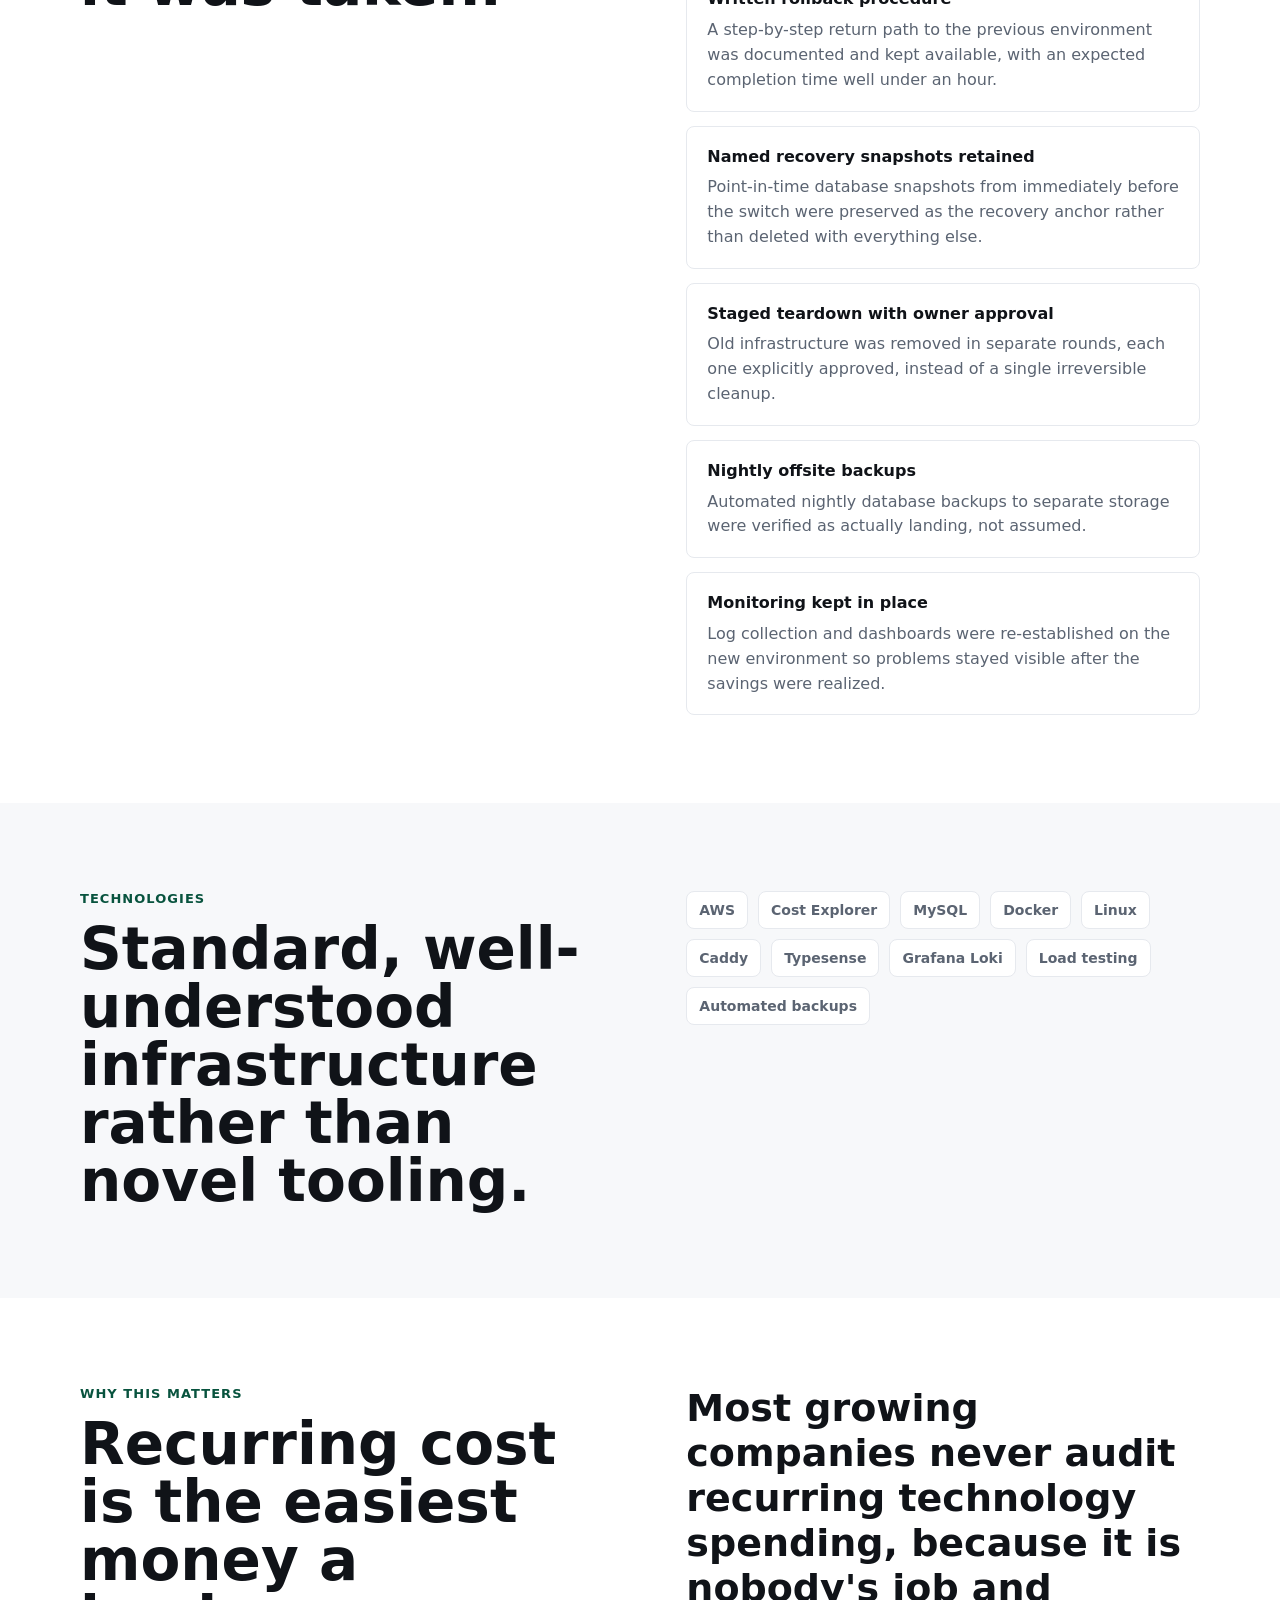
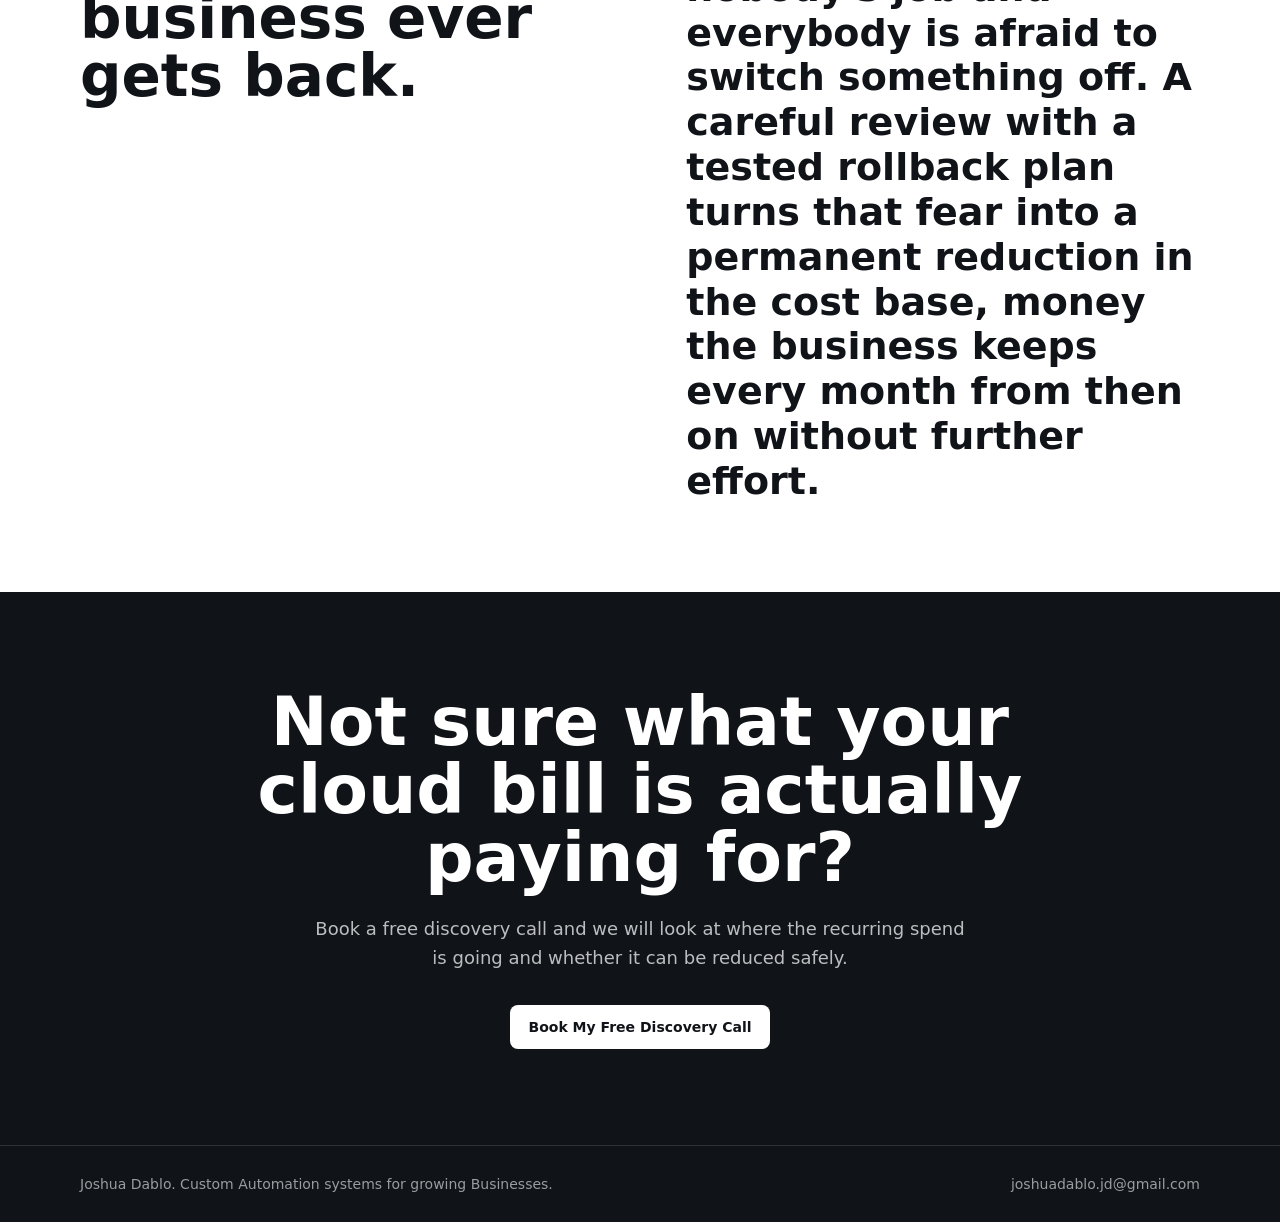
<file: case-study-cloud-cost-reduction.html>
<!DOCTYPE html>
<html lang="en">

<head>
  <meta charset="utf-8">
  <meta name="viewport" content="width=device-width, initial-scale=1">
  <meta name="description"
    content="Case study: a growing Philippine retail and ecommerce company cut recurring cloud and software spend by about 93 percent, roughly 1.8 million pesos a year, with a ten-minute planned cutover and a documented rollback path.">
  <meta property="og:locale" content="en_US">
  <meta property="og:type" content="article">
  <meta property="og:title" content="Cloud Cost Reduction Without Business Disruption | Joshua Dablo Case Study">
  <meta property="og:description"
    content="How a growing retail and ecommerce operation cut about 1.8 million pesos a year of recurring cloud and software cost without losing data, uptime, or the ability to roll back.">
  <meta property="og:url" content="https://joshuadablo.com/case-study-cloud-cost-reduction.html">
  <meta property="og:site_name" content="Joshua Dablo">
  <meta property="og:image" content="https://joshuadablo.com/images/professional.jpeg">
  <title>Cloud Cost Reduction Without Business Disruption | Joshua Dablo Case Study</title>
  <link rel="shortcut icon" href="favicon.ico">
  <link rel="stylesheet" href="case-study.css">
  <!-- Google tag (gtag.js) -->
  <script async src="https://www.googletagmanager.com/gtag/js?id=G-22MCX5TQEJ"></script>
  <script>
    window.dataLayer = window.dataLayer || [];
    function gtag(){dataLayer.push(arguments);}
    gtag('js', new Date());
    gtag('config', 'G-22MCX5TQEJ');
  </script>
</head>

<body>
  <header class="site-header">
    <nav class="nav" aria-label="Main navigation">
      <a class="brand" href="index.html"><span class="brand-mark">JD</span><span>Joshua Dablo</span></a>
      <div class="nav-links"><a href="#problem">Problem</a><a href="#solution">Solution</a><a href="#chart">Numbers</a><a href="#results">Results</a><a href="#breakdown">Breakdown</a><a href="#safeguards">Safeguards</a></div>
      <a class="button button-primary" href="https://cal.com/joshua-dablo-vmto3x/free-automation-discovery-call"
        data-cal-link="joshua-dablo-vmto3x/free-automation-discovery-call"
        data-cal-namespace="free-automation-discovery-call" data-cal-config='{"layout":"month_view"}' target="_blank"
        rel="noopener">Book My Free Discovery Call</a>
    </nav>
  </header>

  <main>
    <section class="hero">
      <div class="hero-inner">
        <a class="breadcrumb" href="index.html#other-case-studies">Back to case studies</a>
        <p class="eyebrow">Cost reduction</p>
        <h1>Cutting a Growing Company's Cloud Bill Without Business Disruption</h1>
        <p class="hero-copy">
          A growing Philippine retail and ecommerce company was paying for cloud hosting and software subscriptions that
          had quietly grown far beyond what the business actually used. I reviewed every recurring charge against real
          usage, replaced four paid services with systems running on hardware the company already owned, and cut the
          recurring bill by about 93 percent, roughly 1.8 million pesos a year, with a documented path back at every step.
        </p>
        <div class="hero-actions">
          <a class="button button-primary" href="https://cal.com/joshua-dablo-vmto3x/free-automation-discovery-call"
            data-cal-link="joshua-dablo-vmto3x/free-automation-discovery-call"
            data-cal-namespace="free-automation-discovery-call" data-cal-config='{"layout":"month_view"}'
            target="_blank" rel="noopener">Book My Free Discovery Call</a>
          <a class="button button-secondary" href="#problem">Read the business problem</a>
        </div>
        <div class="client-grid">
          <div class="client-item"><span>Industry</span><strong>Retail and ecommerce</strong></div>
          <div class="client-item"><span>Company size</span><strong>Growing SME</strong></div>
          <div class="client-item"><span>Annual saving</span><strong>About &#8369;1.8M a year</strong></div>
        </div>
      </div>
    </section>

    <section class="section" id="overview">
      <div class="section-inner two-column">
        <div><p class="section-kicker">Overview</p><h2>The bill was the symptom. Nobody reviewing it was the cause.</h2></div>
        <p class="large-copy">Once every recurring charge was matched against real business use, most of the monthly spend turned out to be idle capacity, duplicated databases, and paid subscriptions that could run on hardware the company already owned.</p>
      </div>
    </section>

    <section class="section section-muted" id="problem">
      <div class="section-inner">
        <div class="section-heading">
          <div><p class="section-kicker">The business problem</p><h2>The monthly bills kept growing and nobody could explain them.</h2></div>
          <p class="section-lede">Cloud costs are easy to start and hard to stop. Resources get created for a project, the project ends, and the charges continue quietly every month until someone sits down and traces each line item back to a business reason.</p>
        </div>
        <div class="card-grid">
          <article class="card"><h3>No cost ownership</h3><p>The bill arrived monthly, but no one was responsible for reviewing what each charge was actually for.</p></article>
          <article class="card"><h3>Idle and forgotten resources</h3><p>Servers, databases, and network components kept billing long after the work that needed them had finished.</p></article>
          <article class="card"><h3>Oversized database tier</h3><p>The company paid for database capacity and duplicate read copies far beyond real production demand.</p></article>
          <article class="card"><h3>Paid tools with free equivalents</h3><p>Analytics, search, and log-monitoring subscriptions were billed every month for capability that could run on hardware the company already owned.</p></article>
          <article class="card"><h3>Fear of touching anything</h3><p>Without a tested rollback plan, turning things off felt risky, so everything stayed on by default.</p></article>
          <article class="card"><h3>Cost of delay</h3><p>Every month of inaction repeated the same avoidable spend on infrastructure the business had outgrown the need for.</p></article>
        </div>
      </div>
    </section>

    <section class="section" id="challenges">
      <div class="section-inner two-column">
        <div><p class="section-kicker">Challenges</p><h2>Saving money is easy. Saving money without breaking the business is the job.</h2></div>
        <ul class="list">
          <li><strong>Live revenue systems</strong>The ecommerce storefront and internal operations ran on the systems being moved, so an outage would cost real sales.</li>
          <li><strong>No acceptable data loss</strong>Order and transaction records had to arrive complete, with no gap between the old and new systems.</li>
          <li><strong>Unknown true baseline</strong>The real recurring cost had to be measured from finalized invoices and provider billing data, not estimated from memory.</li>
          <li><strong>Reversibility</strong>The business needed a way back if the new setup failed after the switch.</li>
          <li><strong>Capacity confidence</strong>The replacement had to be proven able to handle peak traffic before, not after, the switch.</li>
          <li><strong>Ongoing protection</strong>Backups, monitoring, and recovery had to be in place so the savings did not create a new risk.</li>
        </ul>
      </div>
    </section>

    <section class="section section-muted" id="solution">
      <div class="section-inner">
        <div class="solution-panel">
          <p class="section-kicker">Solution</p>
          <h2>Measure first, prove the replacement, switch in a controlled window, then remove cost in stages.</h2>
          <p class="body-copy" style="margin-top: 22px;">I started by establishing the true cost baseline from the provider's own cost reporting across several months, then inventoried every running resource and matched it against an actual business purpose. Anything that could not be justified was flagged, not immediately deleted.</p>
          <p class="body-copy" style="margin-top: 18px;">In parallel I built the replacement environment on owned infrastructure and load tested it against roughly five times the company's normal peak traffic, requiring a clean result before the switch was scheduled at all.</p>
          <p class="body-copy" style="margin-top: 18px;">The production switch itself ran in a planned ten-minute window at midnight, chosen so customer impact was minimal. The database was brought forward to an exact matching position so no records were lost in the handover.</p>
          <p class="body-copy" style="margin-top: 18px;">Only after the new environment ran cleanly did I remove the old infrastructure, in deliberate stages with the owner approving each round, and only after preserving named recovery snapshots and a written rollback procedure.</p>
        </div>
      </div>
    </section>

    <section class="section" id="architecture">
      <div class="section-inner">
        <div class="section-heading">
          <div><p class="section-kicker">Approach</p><h2>From an unreviewed bill to a measured, reversible reduction.</h2></div>
          <p class="section-lede">Each stage had to pass before the next one started. That sequence is what made an aggressive cost reduction safe to perform on live business systems.</p>
        </div>
        <div class="solution-panel">
          <div class="architecture">
            <div class="arch-node">Measure real baseline</div><div class="arch-node">Inventory every resource</div><div class="arch-node">Build replacement</div><div class="arch-node">Load test at 5x peak</div><div class="arch-node">Planned cutover</div><div class="arch-node">Verify in production</div><div class="arch-node">Staged teardown</div>
          </div>
        </div>
      </div>
    </section>

        <section class="section section-muted" id="chart">
      <div class="section-inner">
        <div class="section-heading">
          <div><p class="section-kicker">The numbers</p><h2>The same bill, before and after the decision to review it.</h2></div>
          <p class="section-lede">January to August are finalized actuals from provider invoices. September onward reflects the migrated path, with the remaining months modelled at verified rates. Figures in Philippine pesos.</p>
        </div>
        <div class="solution-panel">
          <svg viewBox="0 0 640 340" role="img" aria-labelledby="c1t c1d" style="width:100%;height:auto;display:block">
          <title id="c1t">Monthly recurring technology cost through 2026</title>
          <desc id="c1d">Costs are identical from January to August, then fall sharply from September after the migration, from about 162,000 pesos a month to about 12,000 pesos a month by December.</desc>
          <rect x="439.3" y="22" width="186.7" height="264" fill="rgba(255,255,255,0.05)"/>
          <line x1="66" y1="22.0" x2="626" y2="22.0" stroke="rgba(255,255,255,0.14)" stroke-width="1"/>
          <text x="58" y="22.0" text-anchor="end" dominant-baseline="middle" font-size="13" fill="rgba(255,255,255,0.62)" font-family="system-ui,Arial">255k</text>
          <line x1="66" y1="88.0" x2="626" y2="88.0" stroke="rgba(255,255,255,0.14)" stroke-width="1"/>
          <text x="58" y="88.0" text-anchor="end" dominant-baseline="middle" font-size="13" fill="rgba(255,255,255,0.62)" font-family="system-ui,Arial">192k</text>
          <line x1="66" y1="154.0" x2="626" y2="154.0" stroke="rgba(255,255,255,0.14)" stroke-width="1"/>
          <text x="58" y="154.0" text-anchor="end" dominant-baseline="middle" font-size="13" fill="rgba(255,255,255,0.62)" font-family="system-ui,Arial">128k</text>
          <line x1="66" y1="220.0" x2="626" y2="220.0" stroke="rgba(255,255,255,0.14)" stroke-width="1"/>
          <text x="58" y="220.0" text-anchor="end" dominant-baseline="middle" font-size="13" fill="rgba(255,255,255,0.62)" font-family="system-ui,Arial">64k</text>
          <line x1="66" y1="286.0" x2="626" y2="286.0" stroke="rgba(255,255,255,0.14)" stroke-width="1"/>
          <text x="58" y="286.0" text-anchor="end" dominant-baseline="middle" font-size="13" fill="rgba(255,255,255,0.62)" font-family="system-ui,Arial">0</text>
          <rect x="72.8" y="63.2" width="15.0" height="222.8" fill="#8a93a3"/>
          <rect x="90.8" y="63.2" width="15.0" height="222.8" fill="#2fbd8c"/>
          <text x="89.3" y="303" text-anchor="middle" font-size="13" fill="rgba(255,255,255,0.62)" font-family="system-ui,Arial">Jan</text>
          <rect x="119.5" y="102.4" width="15.0" height="183.6" fill="#8a93a3"/>
          <rect x="137.5" y="102.4" width="15.0" height="183.6" fill="#2fbd8c"/>
          <text x="136.0" y="303" text-anchor="middle" font-size="13" fill="rgba(255,255,255,0.62)" font-family="system-ui,Arial">Feb</text>
          <rect x="166.2" y="100.4" width="15.0" height="185.6" fill="#8a93a3"/>
          <rect x="184.2" y="100.4" width="15.0" height="185.6" fill="#2fbd8c"/>
          <text x="182.7" y="303" text-anchor="middle" font-size="13" fill="rgba(255,255,255,0.62)" font-family="system-ui,Arial">Mar</text>
          <rect x="212.8" y="105.7" width="15.0" height="180.3" fill="#8a93a3"/>
          <rect x="230.8" y="105.7" width="15.0" height="180.3" fill="#2fbd8c"/>
          <text x="229.3" y="303" text-anchor="middle" font-size="13" fill="rgba(255,255,255,0.62)" font-family="system-ui,Arial">Apr</text>
          <rect x="259.5" y="117.9" width="15.0" height="168.1" fill="#8a93a3"/>
          <rect x="277.5" y="117.9" width="15.0" height="168.1" fill="#2fbd8c"/>
          <text x="276.0" y="303" text-anchor="middle" font-size="13" fill="rgba(255,255,255,0.62)" font-family="system-ui,Arial">May</text>
          <rect x="306.2" y="127.8" width="15.0" height="158.2" fill="#8a93a3"/>
          <rect x="324.2" y="127.8" width="15.0" height="158.2" fill="#2fbd8c"/>
          <text x="322.7" y="303" text-anchor="middle" font-size="13" fill="rgba(255,255,255,0.62)" font-family="system-ui,Arial">Jun</text>
          <rect x="352.8" y="128.7" width="15.0" height="157.3" fill="#8a93a3"/>
          <rect x="370.8" y="128.7" width="15.0" height="157.3" fill="#2fbd8c"/>
          <text x="369.3" y="303" text-anchor="middle" font-size="13" fill="rgba(255,255,255,0.62)" font-family="system-ui,Arial">Jul</text>
          <rect x="399.5" y="50.3" width="15.0" height="235.7" fill="#8a93a3"/>
          <rect x="417.5" y="50.3" width="15.0" height="235.7" fill="#2fbd8c"/>
          <text x="416.0" y="303" text-anchor="middle" font-size="13" fill="rgba(255,255,255,0.62)" font-family="system-ui,Arial">Aug</text>
          <rect x="446.2" y="118.4" width="15.0" height="167.6" fill="#8a93a3"/>
          <rect x="464.2" y="206.0" width="15.0" height="80.0" fill="#2fbd8c"/>
          <text x="462.7" y="303" text-anchor="middle" font-size="13" fill="rgba(255,255,255,0.62)" font-family="system-ui,Arial">Sep</text>
          <rect x="492.8" y="118.4" width="15.0" height="167.6" fill="#8a93a3"/>
          <rect x="510.8" y="274.0" width="15.0" height="12.0" fill="#2fbd8c"/>
          <text x="509.3" y="303" text-anchor="middle" font-size="13" fill="rgba(255,255,255,0.62)" font-family="system-ui,Arial">Oct</text>
          <rect x="539.5" y="118.4" width="15.0" height="167.6" fill="#8a93a3"/>
          <rect x="557.5" y="274.0" width="15.0" height="12.0" fill="#2fbd8c"/>
          <text x="556.0" y="303" text-anchor="middle" font-size="13" fill="rgba(255,255,255,0.62)" font-family="system-ui,Arial">Nov</text>
          <rect x="586.2" y="118.4" width="15.0" height="167.6" fill="#8a93a3"/>
          <rect x="604.2" y="273.2" width="15.0" height="12.8" fill="#2fbd8c"/>
          <text x="602.7" y="303" text-anchor="middle" font-size="13" fill="rgba(255,255,255,0.62)" font-family="system-ui,Arial">Dec</text>
          <line x1="439.3" y1="22" x2="439.3" y2="286" stroke="rgba(255,255,255,0.45)" stroke-width="1" stroke-dasharray="4 4"/>
          <text x="444.3" y="33" font-size="11" font-weight="700" fill="rgba(255,255,255,0.62)" font-family="system-ui,Arial">MIGRATION</text>
          <rect x="66" y="317" width="11" height="11" fill="#8a93a3"/><text x="83" y="326" font-size="13" fill="rgba(255,255,255,0.92)" font-family="system-ui,Arial">If nothing changed</text>
          <rect x="236" y="317" width="11" height="11" fill="#2fbd8c"/><text x="253" y="326" font-size="13" fill="rgba(255,255,255,0.92)" font-family="system-ui,Arial">Actual path taken</text>
          </svg>
          <p class="body-copy" style="margin-top:20px">Nothing changes for eight months, because nothing had been reviewed. The gap opens in September, when the migration completed, and stays open every month afterwards.</p>
        </div>
      </div>
    </section>

    <section class="section" id="results">
      <div class="section-inner">
        <div class="section-heading">
          <div><p class="section-kicker">Business results</p><h2>About 93 percent lower recurring cost, roughly &#8369;1.8 million a year.</h2></div>
          <p class="section-lede">These figures come from the providers' own billing data and paid invoices, compared against what the same services would have cost if nothing had changed. January to August are finalized actuals; the remaining months are modelled at verified rates.</p>
        </div>
        <div class="card-grid">
          <article class="card"><h3>About &#8369;150,000 saved monthly</h3><p>Recurring spend fell from roughly &#8369;162,000 per month to about &#8369;12,000 per month across the four services reviewed.</p></article>
          <article class="card"><h3>About &#8369;1.8 million a year</h3><p>The reduced monthly run rate continues every year without further work, making it a permanent change to the cost base rather than a one-off saving.</p></article>
          <article class="card"><h3>About 93 percent lower</h3><p>The combined bill for hosting, analytics, search, and log monitoring dropped by roughly 93 percent after the migration completed.</p></article>
          <article class="card"><h3>Paid for itself in under a month</h3><p>The temporary cost of running both environments during the migration was recovered by the savings within the first month.</p></article>
          <article class="card"><h3>Ten-minute planned window</h3><p>The production switch ran inside a scheduled midnight window rather than an unplanned outage, with no data loss.</p></article>
          <article class="card"><h3>Faster product search</h3><p>Moving search onto owned infrastructure cut typical search response from hundreds of milliseconds to about one millisecond.</p></article>
        </div>
      </div>
    </section>

    <section class="section section-muted" id="breakdown">
      <div class="section-inner">
        <div class="section-heading">
          <div><p class="section-kicker">Where the money went</p><h2>Four recurring bills, reviewed one at a time.</h2></div>
          <p class="section-lede">Each service was assessed on its own: what it cost, what it actually did for the business, and whether an equivalent could run on hardware the company already owned.</p>
        </div>
        <ul class="list">
          <li><strong>Cloud hosting</strong>The largest line item. Application servers, databases, and staging environments moved to owned infrastructure, reducing this bill by roughly 96 percent.</li>
          <li><strong>Product analytics subscription</strong>Replaced with a self-hosted equivalent, removing the monthly fee entirely.</li>
          <li><strong>Hosted search service</strong>Moved onto owned infrastructure, removing the subscription and making search dramatically faster at the same time.</li>
          <li><strong>Log monitoring subscription</strong>Replaced with open-source log collection and dashboards, removing the monthly fee while keeping visibility.</li>
          <li><strong>Honest accounting</strong>The savings figure subtracts an operating allowance for running the owned infrastructure, so it reflects net benefit rather than a headline number.</li>
        </ul>
        <div class="solution-panel" style="margin-top:26px">
          <svg viewBox="0 0 640 252" role="img" aria-labelledby="c2t c2d" style="width:100%;height:auto;display:block">
          <title id="c2t">Monthly cost by service, before and after</title>
          <desc id="c2d">Cloud hosting fell from about 99,000 pesos to about 4,000 pesos a month. Analytics, hosted search, and log monitoring subscriptions were removed entirely.</desc>
          <text x="0" y="33" font-size="14" font-weight="600" fill="rgba(255,255,255,0.92)" font-family="system-ui,Arial">Cloud hosting</text>
          <rect x="170" y="22" width="358.0" height="13" rx="2" fill="#8a93a3"/>
          <text x="536.0" y="32" font-size="12.5" fill="rgba(255,255,255,0.62)" font-family="system-ui,Arial">&#8369;99,408</text>
          <rect x="170" y="41" width="14.0" height="13" rx="2" fill="#2fbd8c"/>
          <text x="192.0" y="51" font-size="12.5" font-weight="600" fill="#2fbd8c" font-family="system-ui,Arial">&#8369;3,876</text>
          <text x="0" y="85" font-size="14" font-weight="600" fill="rgba(255,255,255,0.92)" font-family="system-ui,Arial">Analytics subscription</text>
          <rect x="170" y="74" width="125.7" height="13" rx="2" fill="#8a93a3"/>
          <text x="303.7" y="84" font-size="12.5" fill="rgba(255,255,255,0.62)" font-family="system-ui,Arial">&#8369;34,912</text>
          <rect x="170" y="93" width="0.0" height="13" rx="2" fill="#2fbd8c"/>
          <text x="178.0" y="103" font-size="12.5" font-weight="600" fill="#2fbd8c" font-family="system-ui,Arial">Removed</text>
          <text x="0" y="137" font-size="14" font-weight="600" fill="rgba(255,255,255,0.92)" font-family="system-ui,Arial">Hosted search</text>
          <rect x="170" y="126" width="76.0" height="13" rx="2" fill="#8a93a3"/>
          <text x="254.0" y="136" font-size="12.5" fill="rgba(255,255,255,0.62)" font-family="system-ui,Arial">&#8369;21,090</text>
          <rect x="170" y="145" width="0.0" height="13" rx="2" fill="#2fbd8c"/>
          <text x="178.0" y="155" font-size="12.5" font-weight="600" fill="#2fbd8c" font-family="system-ui,Arial">Removed</text>
          <text x="0" y="189" font-size="14" font-weight="600" fill="rgba(255,255,255,0.92)" font-family="system-ui,Arial">Log monitoring</text>
          <rect x="170" y="178" width="24.3" height="13" rx="2" fill="#8a93a3"/>
          <text x="202.3" y="188" font-size="12.5" fill="rgba(255,255,255,0.62)" font-family="system-ui,Arial">&#8369;6,754</text>
          <rect x="170" y="197" width="0.0" height="13" rx="2" fill="#2fbd8c"/>
          <text x="178.0" y="207" font-size="12.5" font-weight="600" fill="#2fbd8c" font-family="system-ui,Arial">Removed</text>
          <rect x="170" y="225" width="11" height="11" fill="#8a93a3"/><text x="187" y="234" font-size="13" fill="rgba(255,255,255,0.92)" font-family="system-ui,Arial">Before</text>
          <rect x="260" y="225" width="11" height="11" fill="#2fbd8c"/><text x="277" y="234" font-size="13" fill="rgba(255,255,255,0.92)" font-family="system-ui,Arial">After</text>
          </svg>
          <p class="body-copy" style="margin-top:20px">Three subscriptions were removed outright. The remaining hosting bill dropped by about 96 percent once idle and duplicated resources were retired.</p>
        </div>

      </div>
    </section>

    <section class="section" id="safeguards">
      <div class="section-inner two-column">
        <div><p class="section-kicker">Safeguards</p><h2>Every step had a way back before it was taken.</h2></div>
        <ul class="list">
          <li><strong>Capacity proven before the switch</strong>The replacement passed a load test at about five times normal peak traffic with no failed requests before any cutover was scheduled.</li>
          <li><strong>Written rollback procedure</strong>A step-by-step return path to the previous environment was documented and kept available, with an expected completion time well under an hour.</li>
          <li><strong>Named recovery snapshots retained</strong>Point-in-time database snapshots from immediately before the switch were preserved as the recovery anchor rather than deleted with everything else.</li>
          <li><strong>Staged teardown with owner approval</strong>Old infrastructure was removed in separate rounds, each one explicitly approved, instead of a single irreversible cleanup.</li>
          <li><strong>Nightly offsite backups</strong>Automated nightly database backups to separate storage were verified as actually landing, not assumed.</li>
          <li><strong>Monitoring kept in place</strong>Log collection and dashboards were re-established on the new environment so problems stayed visible after the savings were realized.</li>
        </ul>
      </div>
    </section>

    <section class="section section-muted" id="technologies">
      <div class="section-inner two-column">
        <div><p class="section-kicker">Technologies</p><h2>Standard, well-understood infrastructure rather than novel tooling.</h2></div>
        <div class="tech-list"><span>AWS</span><span>Cost Explorer</span><span>MySQL</span><span>Docker</span><span>Linux</span><span>Caddy</span><span>Typesense</span><span>Grafana Loki</span><span>Load testing</span><span>Automated backups</span></div>
      </div>
    </section>

    <section class="section" id="why-it-matters">
      <div class="section-inner two-column">
        <div><p class="section-kicker">Why this matters</p><h2>Recurring cost is the easiest money a business ever gets back.</h2></div>
        <p class="large-copy">Most growing companies never audit recurring technology spending, because it is nobody's job and everybody is afraid to switch something off. A careful review with a tested rollback plan turns that fear into a permanent reduction in the cost base, money the business keeps every month from then on without further effort.</p>
      </div>
    </section>

    <section class="cta" id="contact">
      <div class="cta-inner">
        <h2>Not sure what your cloud bill is actually paying for?</h2>
        <p>Book a free discovery call and we will look at where the recurring spend is going and whether it can be reduced safely.</p>
        <a class="button button-primary" href="https://cal.com/joshua-dablo-vmto3x/free-automation-discovery-call"
          data-cal-link="joshua-dablo-vmto3x/free-automation-discovery-call"
          data-cal-namespace="free-automation-discovery-call" data-cal-config='{"layout":"month_view"}' target="_blank"
          rel="noopener">Book My Free Discovery Call</a>
      </div>
    </section>
  </main>
  <footer class="site-footer"><div class="footer-inner"><span>Joshua Dablo. Custom Automation systems for growing Businesses.</span><a href="mailto:joshuadablo.jd@gmail.com">joshuadablo.jd@gmail.com</a></div></footer>
  <script src="js/cal-embed.js"></script>
</body>

</html>
</file>
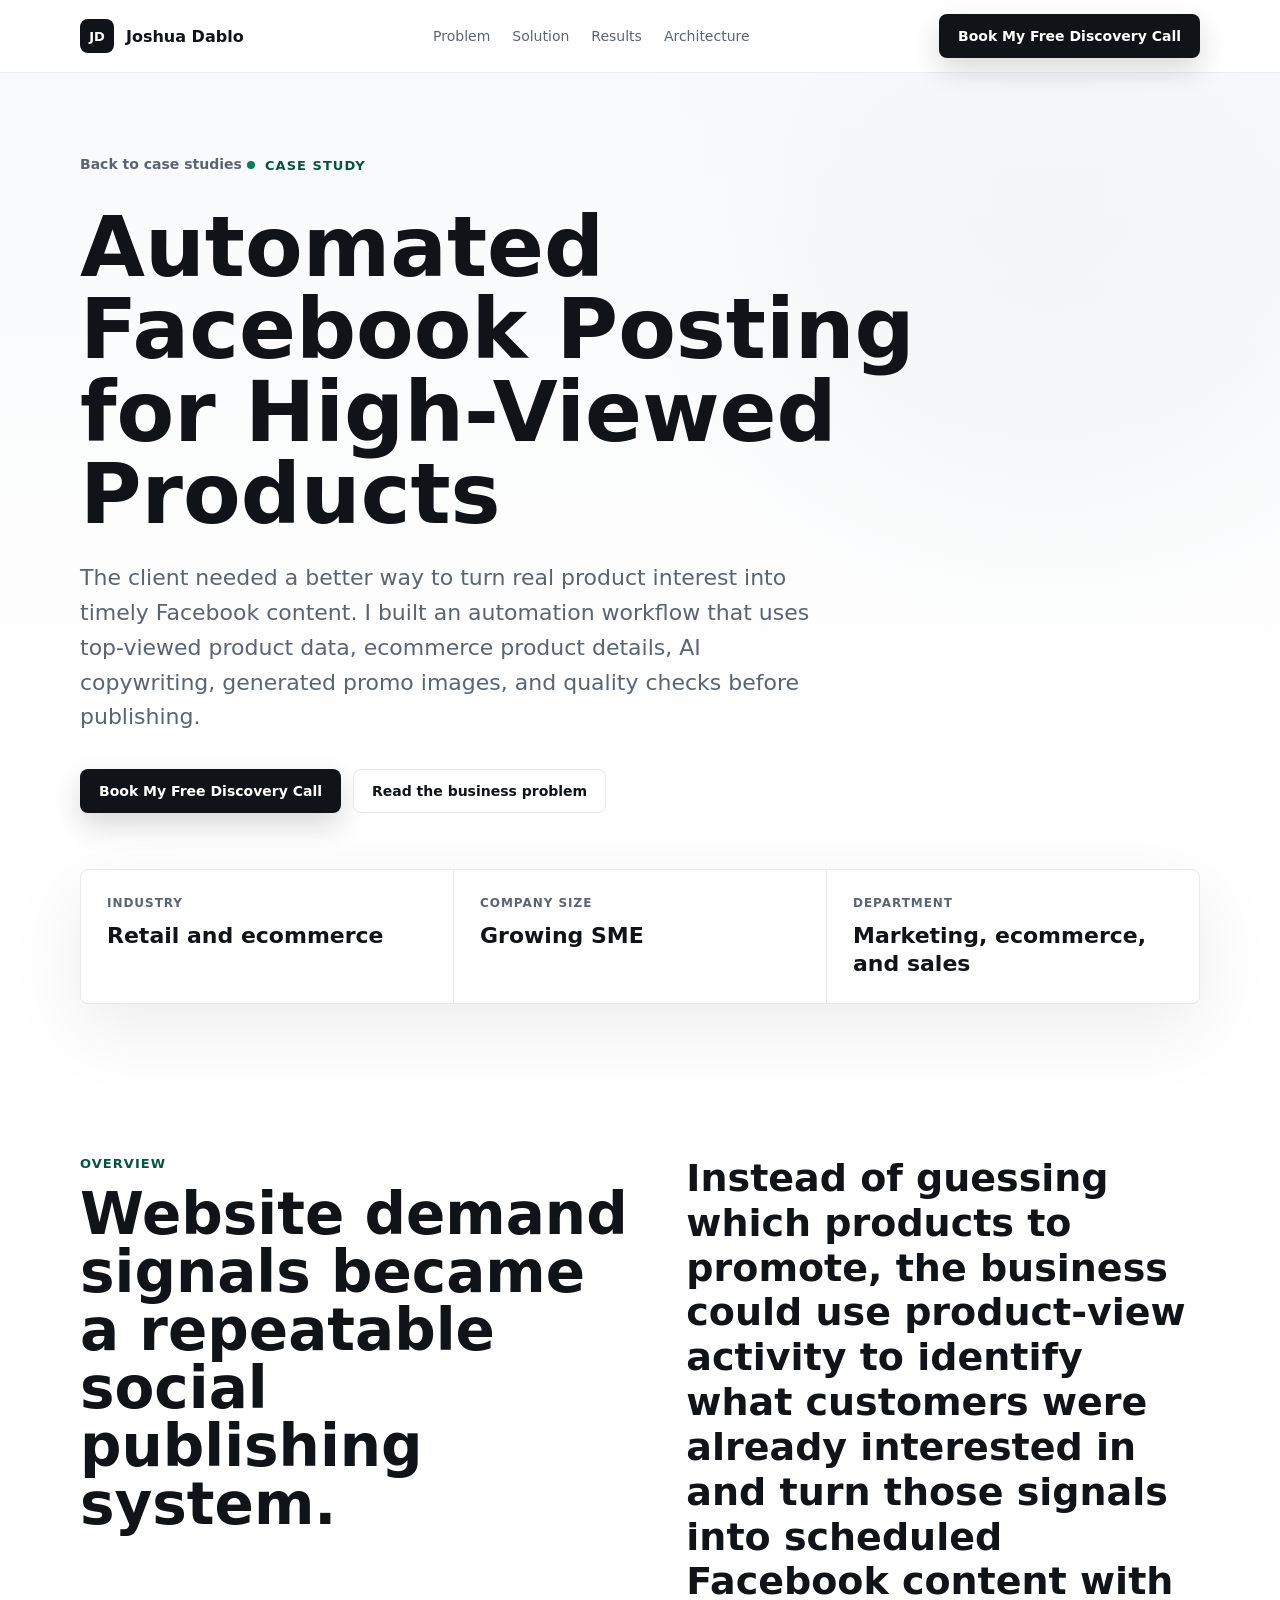
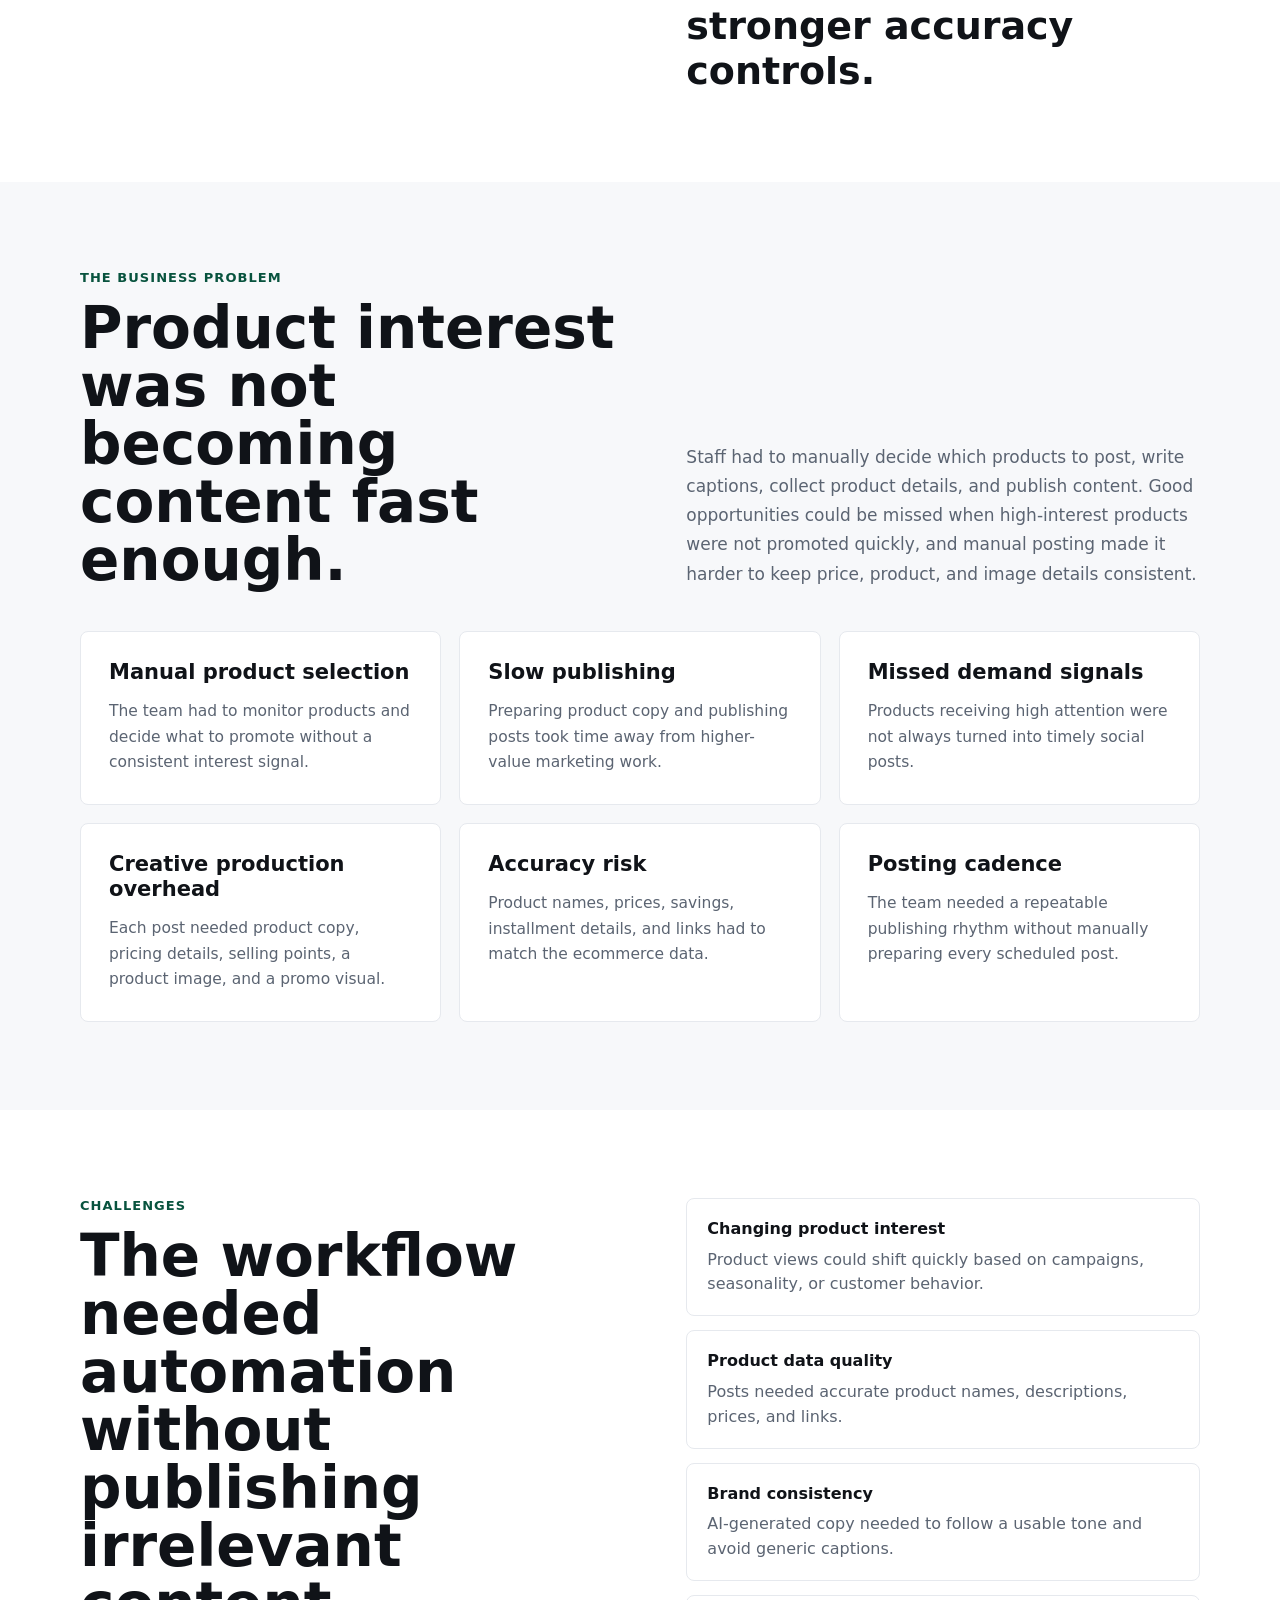
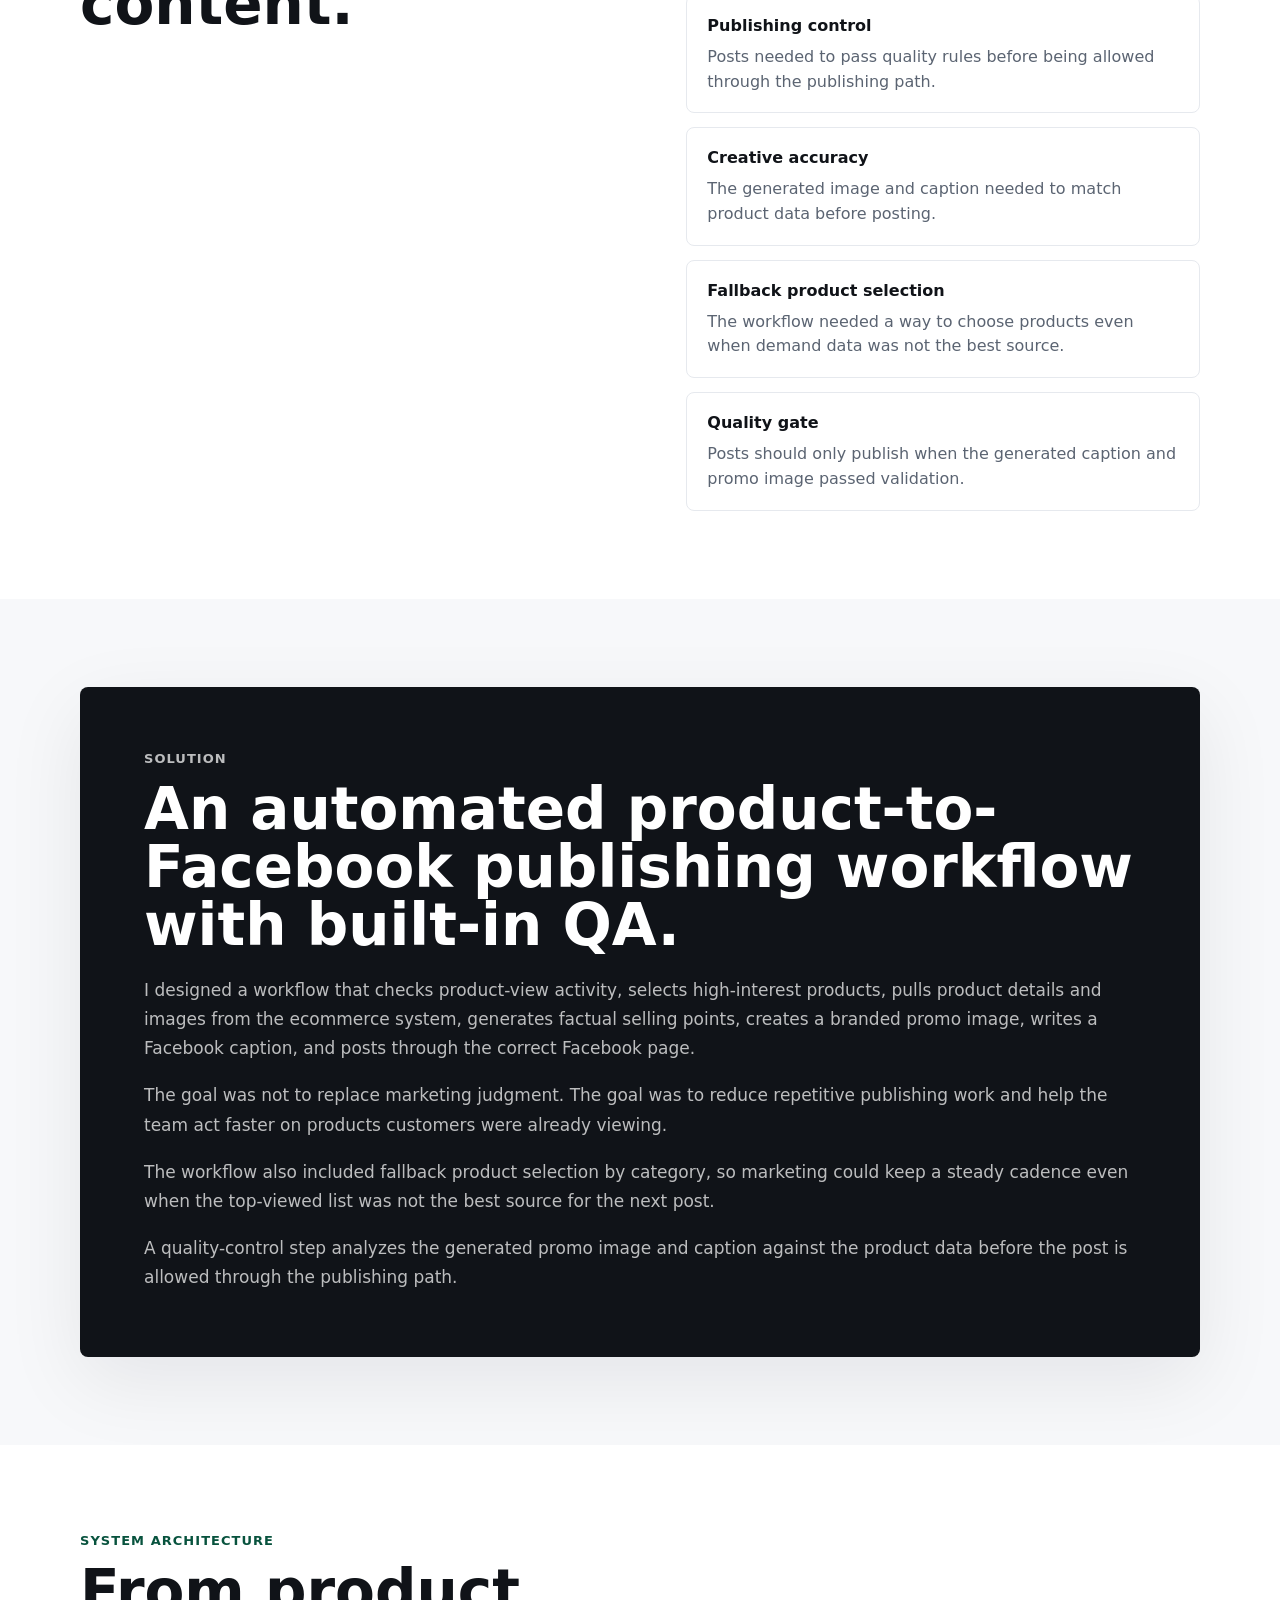
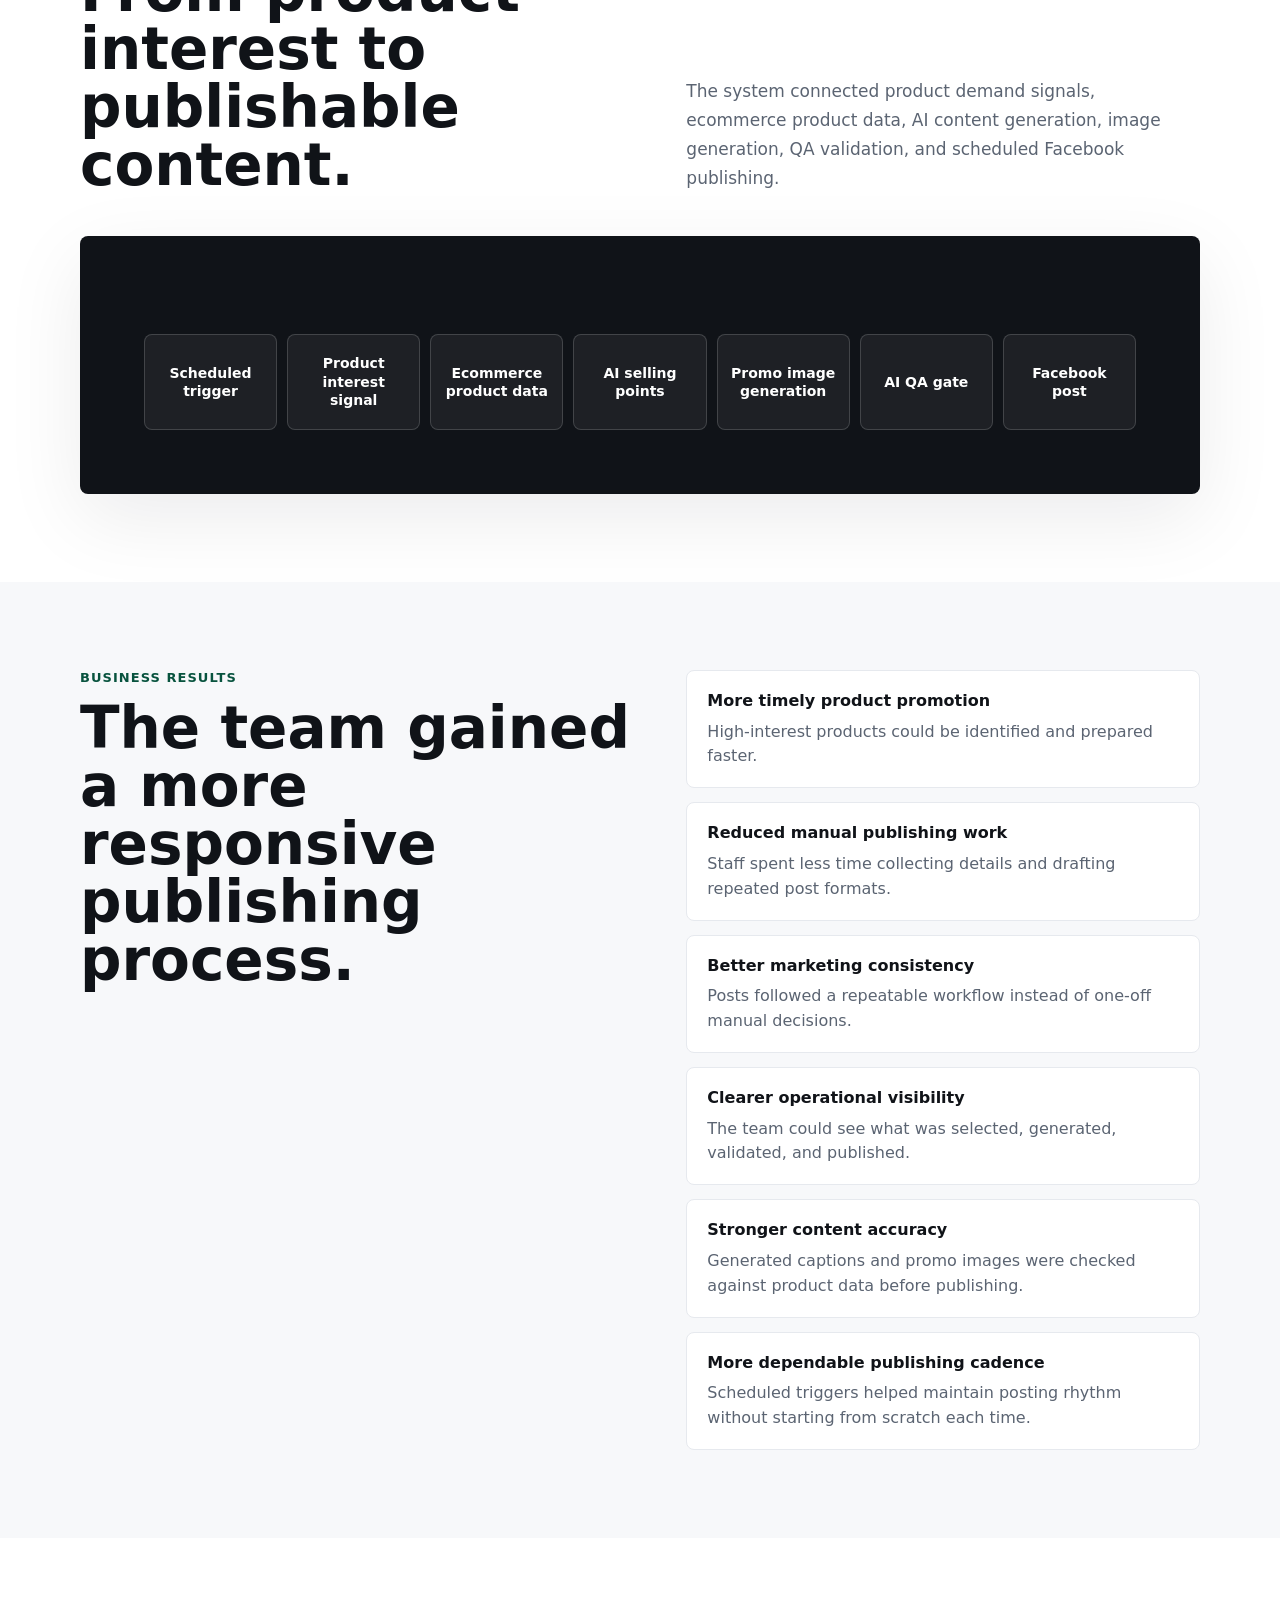
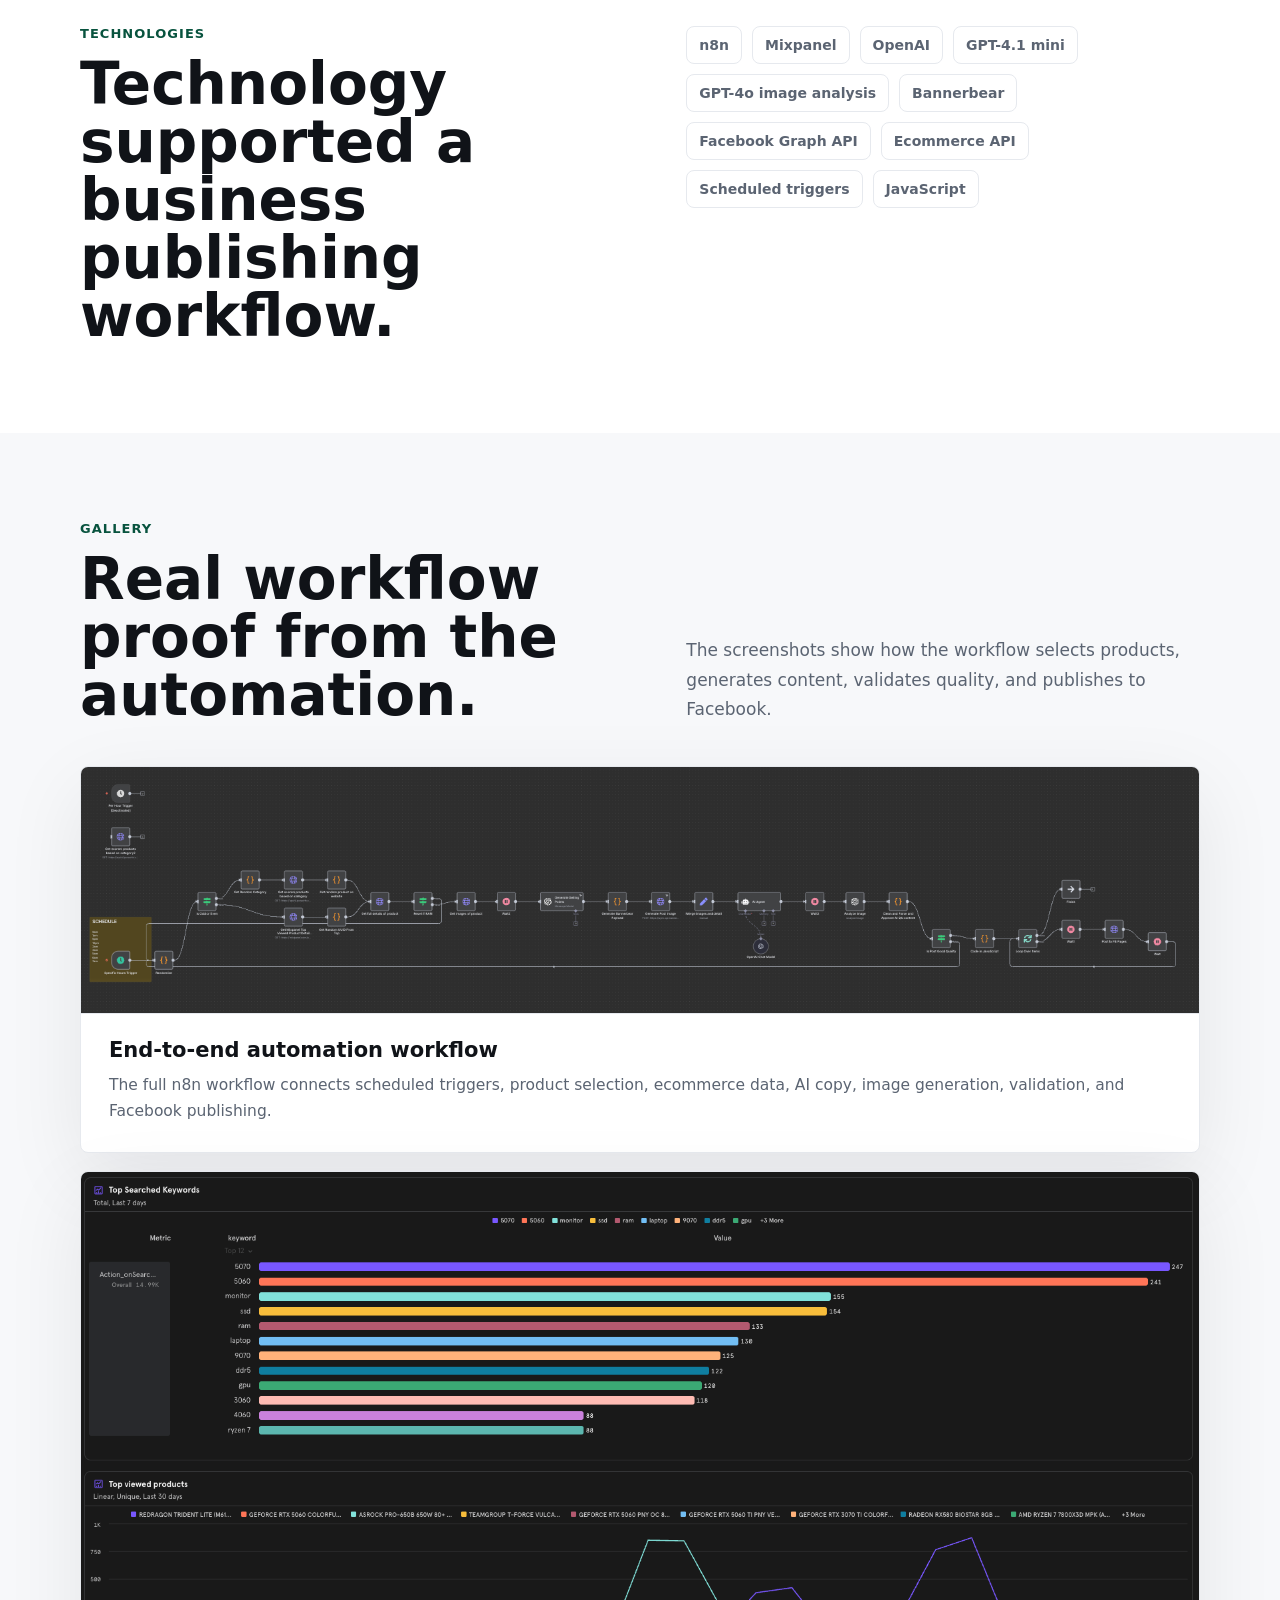
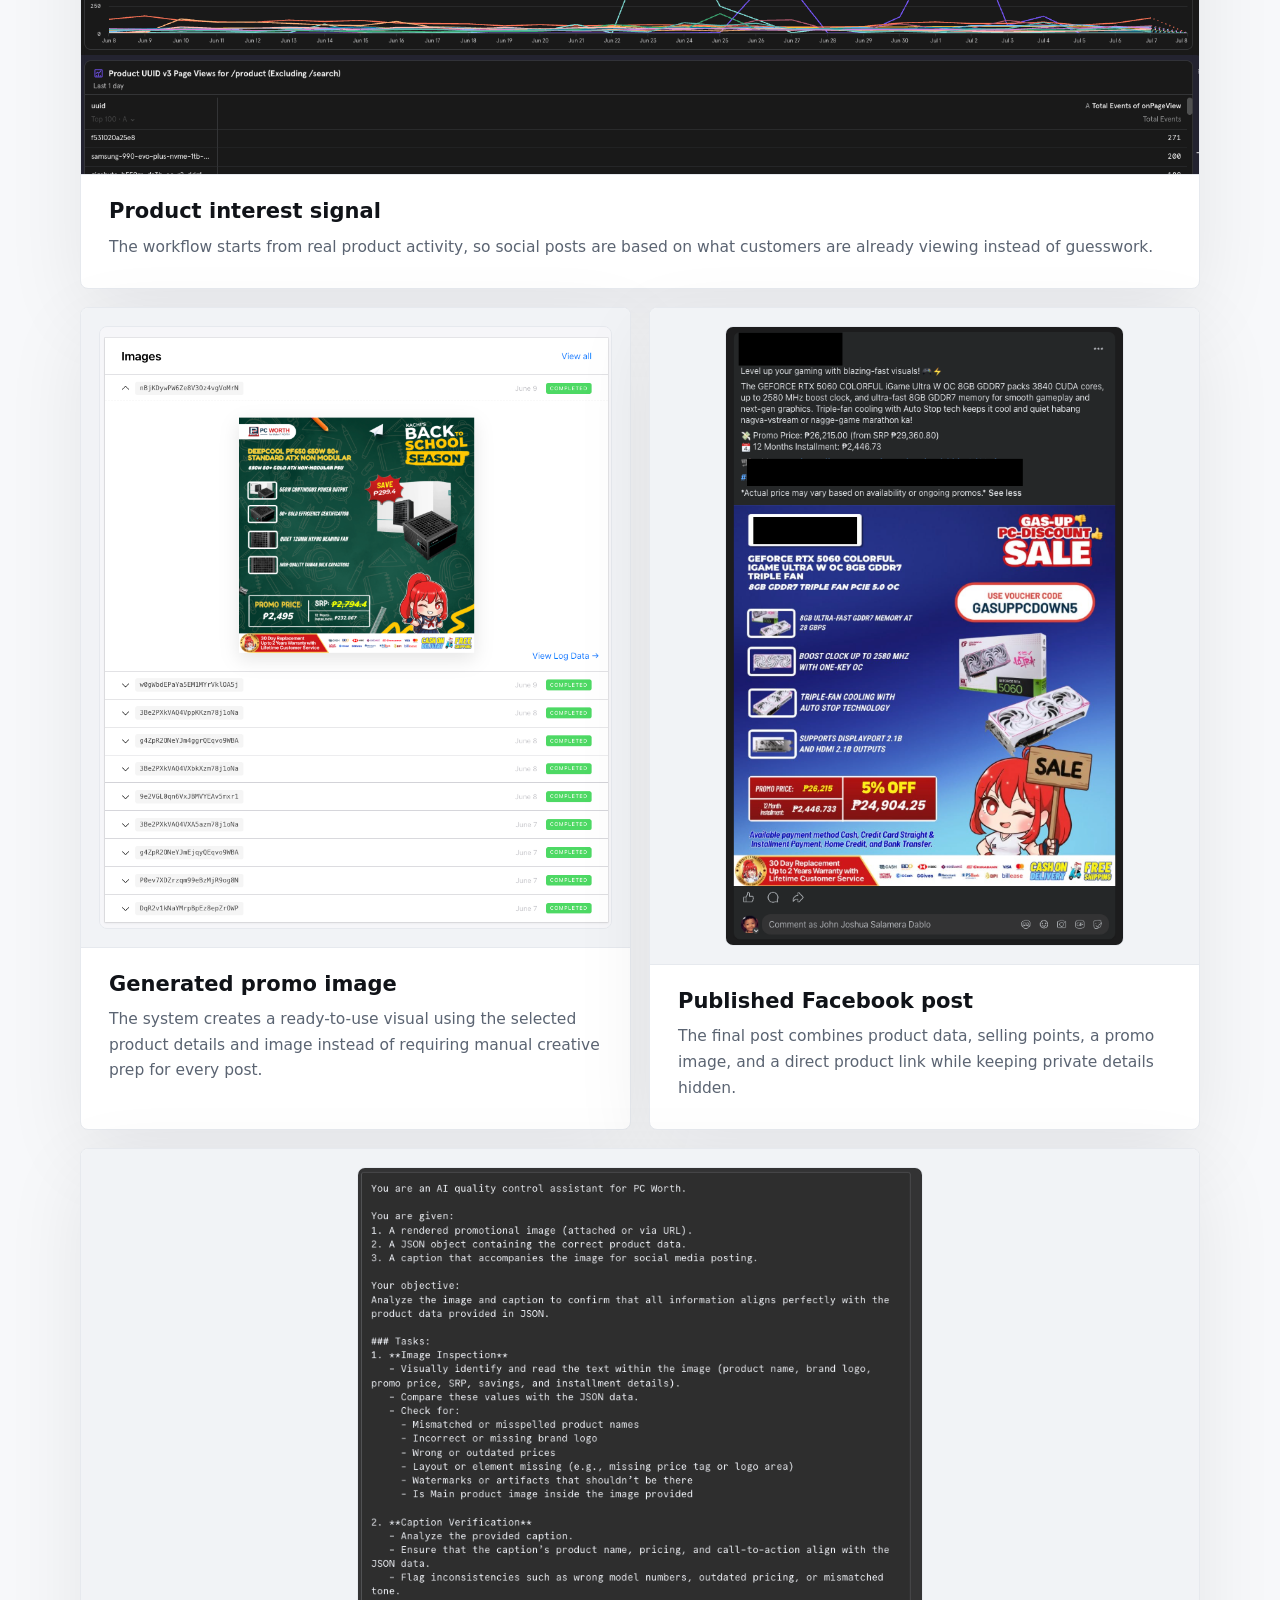
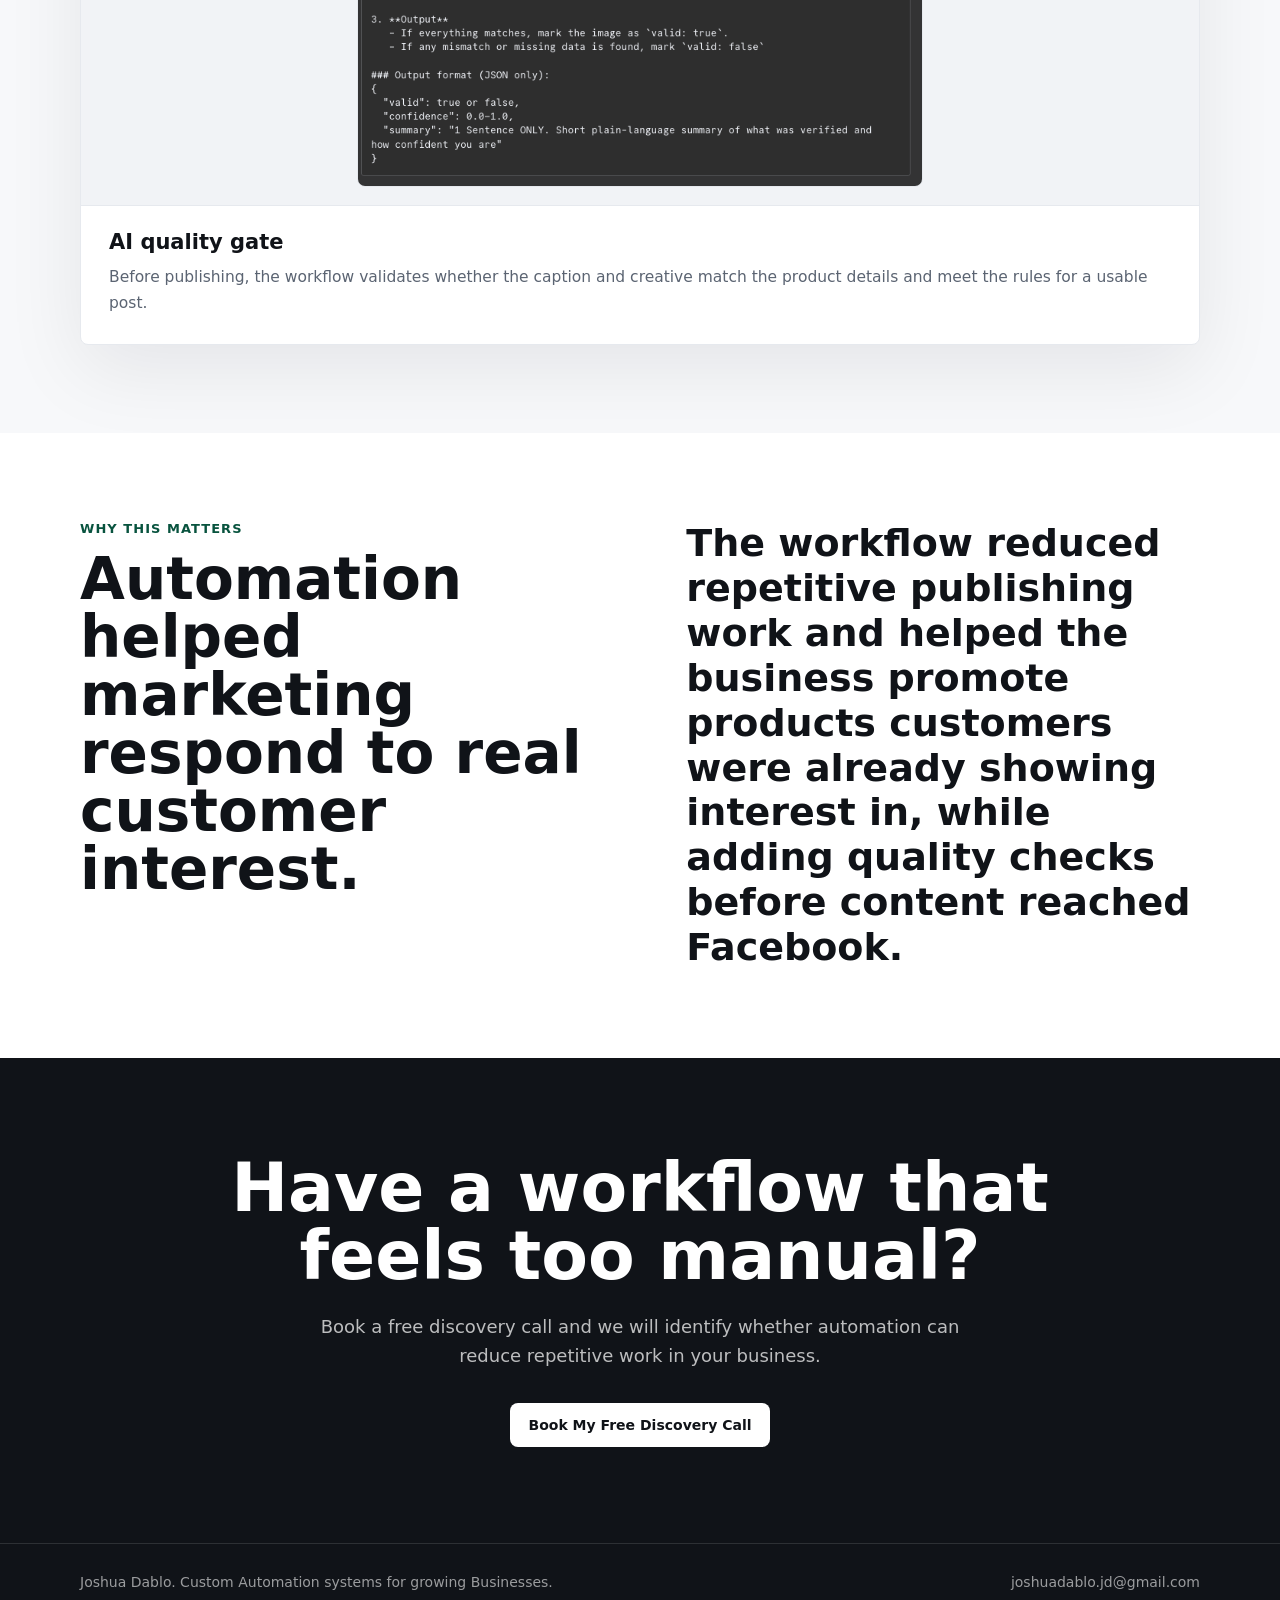
<file: case-study-facebook-auto-post-high-viewed-products.html>
<!DOCTYPE html>
<html lang="en">

<head>
  <meta charset="utf-8">
  <meta name="viewport" content="width=device-width, initial-scale=1">
  <meta name="description"
    content="Case study: Facebook automated posting based on high-viewed website products, generated promo creatives, and automated quality checks.">
  <meta property="og:locale" content="en_US">
  <meta property="og:type" content="article">
  <meta property="og:title" content="Automated Facebook Posting for High-Viewed Products | Joshua Dablo Case Study">
  <meta property="og:description"
    content="How product interest signals were turned into an automated social publishing workflow with AI copy, promo creatives, and quality checks.">
  <meta property="og:url"
    content="https://johnjoshuadablo.github.io/case-study-facebook-auto-post-high-viewed-products.html">
  <meta property="og:site_name" content="Joshua Dablo">
  <meta property="og:image"
    content="https://johnjoshuadablo.github.io/images/case-studies/facebook-auto-post-high-viewed-products/published-facebook-post.png">
  <title>Automated Facebook Posting for High-Viewed Products | Joshua Dablo Case Study</title>
  <link rel="shortcut icon" href="favicon.ico">
  <link rel="stylesheet" href="case-study.css">
  <!-- Google tag (gtag.js) -->
  <script async src="https://www.googletagmanager.com/gtag/js?id=G-22MCX5TQEJ"></script>
  <script>
    window.dataLayer = window.dataLayer || [];
    function gtag(){dataLayer.push(arguments);}
    gtag('js', new Date());
    gtag('config', 'G-22MCX5TQEJ');
  </script>
</head>

<body>
  <header class="site-header">
    <nav class="nav" aria-label="Main navigation">
      <a class="brand" href="index.html"><span class="brand-mark">JD</span><span>Joshua Dablo</span></a>
      <div class="nav-links">
        <a href="#problem">Problem</a>
        <a href="#solution">Solution</a>
        <a href="#results">Results</a>
        <a href="#architecture">Architecture</a>
      </div>
      <a class="button button-primary" href="https://cal.com/joshua-dablo-vmto3x/free-automation-discovery-call"
        data-cal-link="joshua-dablo-vmto3x/free-automation-discovery-call"
        data-cal-namespace="free-automation-discovery-call" data-cal-config='{"layout":"month_view"}' target="_blank"
        rel="noopener">Book My Free Discovery Call</a>
    </nav>
  </header>

  <main>
    <section class="hero">
      <div class="hero-inner">
        <a class="breadcrumb" href="index.html#other-case-studies">Back to case studies</a>
        <p class="eyebrow">Case study</p>
        <h1>Automated Facebook Posting for High-Viewed Products</h1>
        <p class="hero-copy">
          The client needed a better way to turn real product interest into timely Facebook content. I built an
          automation workflow that uses top-viewed product data, ecommerce product details, AI copywriting, generated
          promo images, and quality checks before publishing.
        </p>
        <div class="hero-actions">
          <a class="button button-primary" href="https://cal.com/joshua-dablo-vmto3x/free-automation-discovery-call"
            data-cal-link="joshua-dablo-vmto3x/free-automation-discovery-call"
            data-cal-namespace="free-automation-discovery-call" data-cal-config='{"layout":"month_view"}'
            target="_blank" rel="noopener">Book My Free Discovery Call</a>
          <a class="button button-secondary" href="#problem">Read the business problem</a>
        </div>
        <div class="client-grid">
          <div class="client-item"><span>Industry</span><strong>Retail and ecommerce</strong></div>
          <div class="client-item"><span>Company size</span><strong>Growing SME</strong></div>
          <div class="client-item"><span>Department</span><strong>Marketing, ecommerce, and sales</strong></div>
        </div>
      </div>
    </section>

    <section class="section" id="overview">
      <div class="section-inner two-column">
        <div>
          <p class="section-kicker">Overview</p>
          <h2>Website demand signals became a repeatable social publishing system.</h2>
        </div>
        <p class="large-copy">
          Instead of guessing which products to promote, the business could use product-view activity to identify what
          customers were already interested in and turn those signals into scheduled Facebook content with stronger
          accuracy controls.
        </p>
      </div>
    </section>

    <section class="section section-muted" id="problem">
      <div class="section-inner">
        <div class="section-heading">
          <div>
            <p class="section-kicker">The business problem</p>
            <h2>Product interest was not becoming content fast enough.</h2>
          </div>
          <p class="section-lede">
            Staff had to manually decide which products to post, write captions, collect product details, and publish
            content. Good opportunities could be missed when high-interest products were not promoted quickly, and
            manual posting made it harder to keep price, product, and image details consistent.
          </p>
        </div>
        <div class="card-grid">
          <article class="card">
            <h3>Manual product selection</h3>
            <p>The team had to monitor products and decide what to promote without a consistent interest signal.</p>
          </article>
          <article class="card">
            <h3>Slow publishing</h3>
            <p>Preparing product copy and publishing posts took time away from higher-value marketing work.</p>
          </article>
          <article class="card">
            <h3>Missed demand signals</h3>
            <p>Products receiving high attention were not always turned into timely social posts.</p>
          </article>
          <article class="card">
            <h3>Creative production overhead</h3>
            <p>Each post needed product copy, pricing details, selling points, a product image, and a promo visual.</p>
          </article>
          <article class="card">
            <h3>Accuracy risk</h3>
            <p>Product names, prices, savings, installment details, and links had to match the ecommerce data.</p>
          </article>
          <article class="card">
            <h3>Posting cadence</h3>
            <p>The team needed a repeatable publishing rhythm without manually preparing every scheduled post.</p>
          </article>
        </div>
      </div>
    </section>

    <section class="section" id="challenges">
      <div class="section-inner two-column">
        <div>
          <p class="section-kicker">Challenges</p>
          <h2>The workflow needed automation without publishing irrelevant content.</h2>
        </div>
        <ul class="list">
          <li><strong>Changing product interest</strong>Product views could shift quickly based on campaigns, seasonality, or customer behavior.</li>
          <li><strong>Product data quality</strong>Posts needed accurate product names, descriptions, prices, and links.</li>
          <li><strong>Brand consistency</strong>AI-generated copy needed to follow a usable tone and avoid generic captions.</li>
          <li><strong>Publishing control</strong>Posts needed to pass quality rules before being allowed through the publishing path.</li>
          <li><strong>Creative accuracy</strong>The generated image and caption needed to match product data before posting.</li>
          <li><strong>Fallback product selection</strong>The workflow needed a way to choose products even when demand data was not the best source.</li>
          <li><strong>Quality gate</strong>Posts should only publish when the generated caption and promo image passed validation.</li>
        </ul>
      </div>
    </section>

    <section class="section section-muted" id="solution">
      <div class="section-inner">
        <div class="solution-panel">
          <p class="section-kicker">Solution</p>
          <h2>An automated product-to-Facebook publishing workflow with built-in QA.</h2>
          <p class="body-copy" style="margin-top: 22px;">
            I designed a workflow that checks product-view activity, selects high-interest products, pulls product
            details and images from the ecommerce system, generates factual selling points, creates a branded promo
            image, writes a Facebook caption, and posts through the correct Facebook page.
          </p>
          <p class="body-copy" style="margin-top: 18px;">
            The goal was not to replace marketing judgment. The goal was to reduce repetitive publishing work and help
            the team act faster on products customers were already viewing.
          </p>
          <p class="body-copy" style="margin-top: 18px;">
            The workflow also included fallback product selection by category, so marketing could keep a steady cadence
            even when the top-viewed list was not the best source for the next post.
          </p>
          <p class="body-copy" style="margin-top: 18px;">
            A quality-control step analyzes the generated promo image and caption against the product data before the
            post is allowed through the publishing path.
          </p>
        </div>
      </div>
    </section>

    <section class="section" id="architecture">
      <div class="section-inner">
        <div class="section-heading">
          <div>
            <p class="section-kicker">System architecture</p>
            <h2>From product interest to publishable content.</h2>
          </div>
          <p class="section-lede">The system connected product demand signals, ecommerce product data, AI content generation, image generation, QA validation, and scheduled Facebook publishing.</p>
        </div>
        <div class="solution-panel">
          <div class="architecture">
            <div class="arch-node">Scheduled trigger</div>
            <div class="arch-node">Product interest signal</div>
            <div class="arch-node">Ecommerce product data</div>
            <div class="arch-node">AI selling points</div>
            <div class="arch-node">Promo image generation</div>
            <div class="arch-node">AI QA gate</div>
            <div class="arch-node">Facebook post</div>
          </div>
        </div>
      </div>
    </section>

    <section class="section section-muted" id="results">
      <div class="section-inner two-column">
        <div>
          <p class="section-kicker">Business results</p>
          <h2>The team gained a more responsive publishing process.</h2>
        </div>
        <ul class="list">
          <li><strong>More timely product promotion</strong>High-interest products could be identified and prepared faster.</li>
          <li><strong>Reduced manual publishing work</strong>Staff spent less time collecting details and drafting repeated post formats.</li>
          <li><strong>Better marketing consistency</strong>Posts followed a repeatable workflow instead of one-off manual decisions.</li>
          <li><strong>Clearer operational visibility</strong>The team could see what was selected, generated, validated, and published.</li>
          <li><strong>Stronger content accuracy</strong>Generated captions and promo images were checked against product data before publishing.</li>
          <li><strong>More dependable publishing cadence</strong>Scheduled triggers helped maintain posting rhythm without starting from scratch each time.</li>
        </ul>
      </div>
    </section>

    <section class="section" id="technologies">
      <div class="section-inner two-column">
        <div>
          <p class="section-kicker">Technologies</p>
          <h2>Technology supported a business publishing workflow.</h2>
        </div>
        <div class="tech-list">
          <span>n8n</span><span>Mixpanel</span><span>OpenAI</span><span>GPT-4.1 mini</span><span>GPT-4o image analysis</span><span>Bannerbear</span><span>Facebook Graph API</span><span>Ecommerce API</span><span>Scheduled triggers</span><span>JavaScript</span>
        </div>
      </div>
    </section>

    <section class="section section-muted" id="gallery">
      <div class="section-inner">
        <div class="section-heading">
          <div>
            <p class="section-kicker">Gallery</p>
            <h2>Real workflow proof from the automation.</h2>
          </div>
          <p class="section-lede">The screenshots show how the workflow selects products, generates content, validates quality, and publishes to Facebook.</p>
        </div>
        <div class="screenshot-grid">
          <article class="gallery-card screenshot-card screenshot-card-wide">
            <div class="screenshot-frame">
              <img src="images/case-studies/facebook-auto-post-high-viewed-products/n8n-workflow-overview.png"
                alt="n8n workflow overview for automated Facebook product posting">
            </div>
            <div class="screenshot-copy">
              <h3>End-to-end automation workflow</h3>
              <p>The full n8n workflow connects scheduled triggers, product selection, ecommerce data, AI copy, image generation, validation, and Facebook publishing.</p>
            </div>
          </article>
          <article class="gallery-card screenshot-card screenshot-card-wide">
            <div class="screenshot-frame">
              <img src="images/case-studies/facebook-auto-post-high-viewed-products/product-analytics-source-signal.png"
                alt="Sanitized product analytics source signal used to select high-viewed products">
            </div>
            <div class="screenshot-copy">
              <h3>Product interest signal</h3>
              <p>The workflow starts from real product activity, so social posts are based on what customers are already viewing instead of guesswork.</p>
            </div>
          </article>
          <article class="gallery-card screenshot-card">
            <div class="screenshot-frame screenshot-frame-contained">
              <img src="images/case-studies/facebook-auto-post-high-viewed-products/generated-promo-image.png"
                alt="Generated promotional product image created for the Facebook post">
            </div>
            <div class="screenshot-copy">
              <h3>Generated promo image</h3>
              <p>The system creates a ready-to-use visual using the selected product details and image instead of requiring manual creative prep for every post.</p>
            </div>
          </article>
          <article class="gallery-card screenshot-card">
            <div class="screenshot-frame screenshot-frame-contained">
              <img src="images/case-studies/facebook-auto-post-high-viewed-products/published-facebook-post.png"
                alt="Sanitized published Facebook product post generated by the automation">
            </div>
            <div class="screenshot-copy">
              <h3>Published Facebook post</h3>
              <p>The final post combines product data, selling points, a promo image, and a direct product link while keeping private details hidden.</p>
            </div>
          </article>
          <article class="gallery-card screenshot-card screenshot-card-wide">
            <div class="screenshot-frame screenshot-frame-contained">
              <img src="images/case-studies/facebook-auto-post-high-viewed-products/ai-qa-gate-result.png"
                alt="AI quality gate result used before publishing the Facebook post">
            </div>
            <div class="screenshot-copy">
              <h3>AI quality gate</h3>
              <p>Before publishing, the workflow validates whether the caption and creative match the product details and meet the rules for a usable post.</p>
            </div>
          </article>
        </div>
      </div>
    </section>

    <section class="section" id="why-it-matters">
      <div class="section-inner two-column">
        <div>
          <p class="section-kicker">Why this matters</p>
          <h2>Automation helped marketing respond to real customer interest.</h2>
        </div>
        <p class="large-copy">The workflow reduced repetitive publishing work and helped the business promote products customers were already showing interest in, while adding quality checks before content reached Facebook.</p>
      </div>
    </section>

    <section class="cta" id="contact">
      <div class="cta-inner">
        <h2>Have a workflow that feels too manual?</h2>
        <p>Book a free discovery call and we will identify whether automation can reduce repetitive work in your business.</p>
        <a class="button button-primary" href="https://cal.com/joshua-dablo-vmto3x/free-automation-discovery-call"
          data-cal-link="joshua-dablo-vmto3x/free-automation-discovery-call"
          data-cal-namespace="free-automation-discovery-call" data-cal-config='{"layout":"month_view"}' target="_blank"
          rel="noopener">Book My Free Discovery Call</a>
      </div>
    </section>
  </main>

  <footer class="site-footer">
    <div class="footer-inner">
      <span>Joshua Dablo. Custom Automation systems for growing Businesses.</span>
      <a href="mailto:joshuadablo.jd@gmail.com">joshuadablo.jd@gmail.com</a>
    </div>
  </footer>
  <script src="js/cal-embed.js"></script>
</body>

</html>
</file>
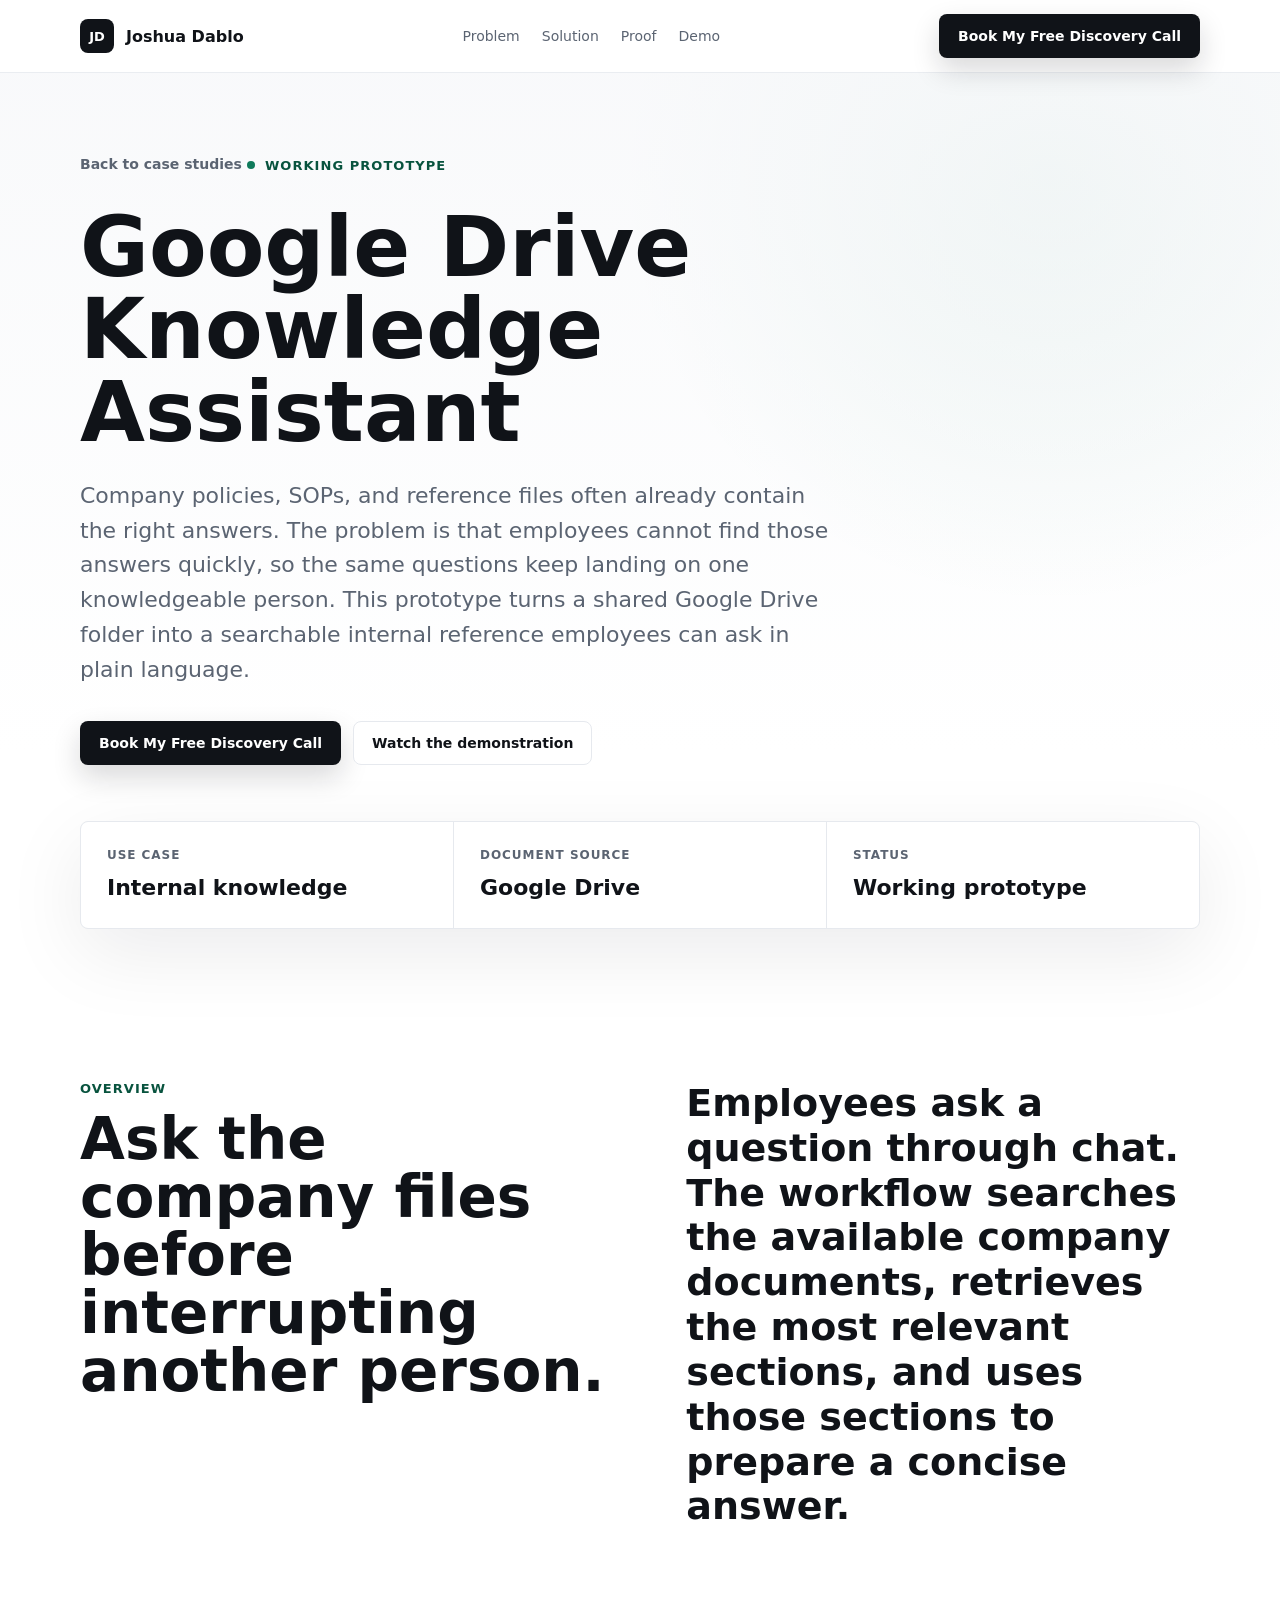
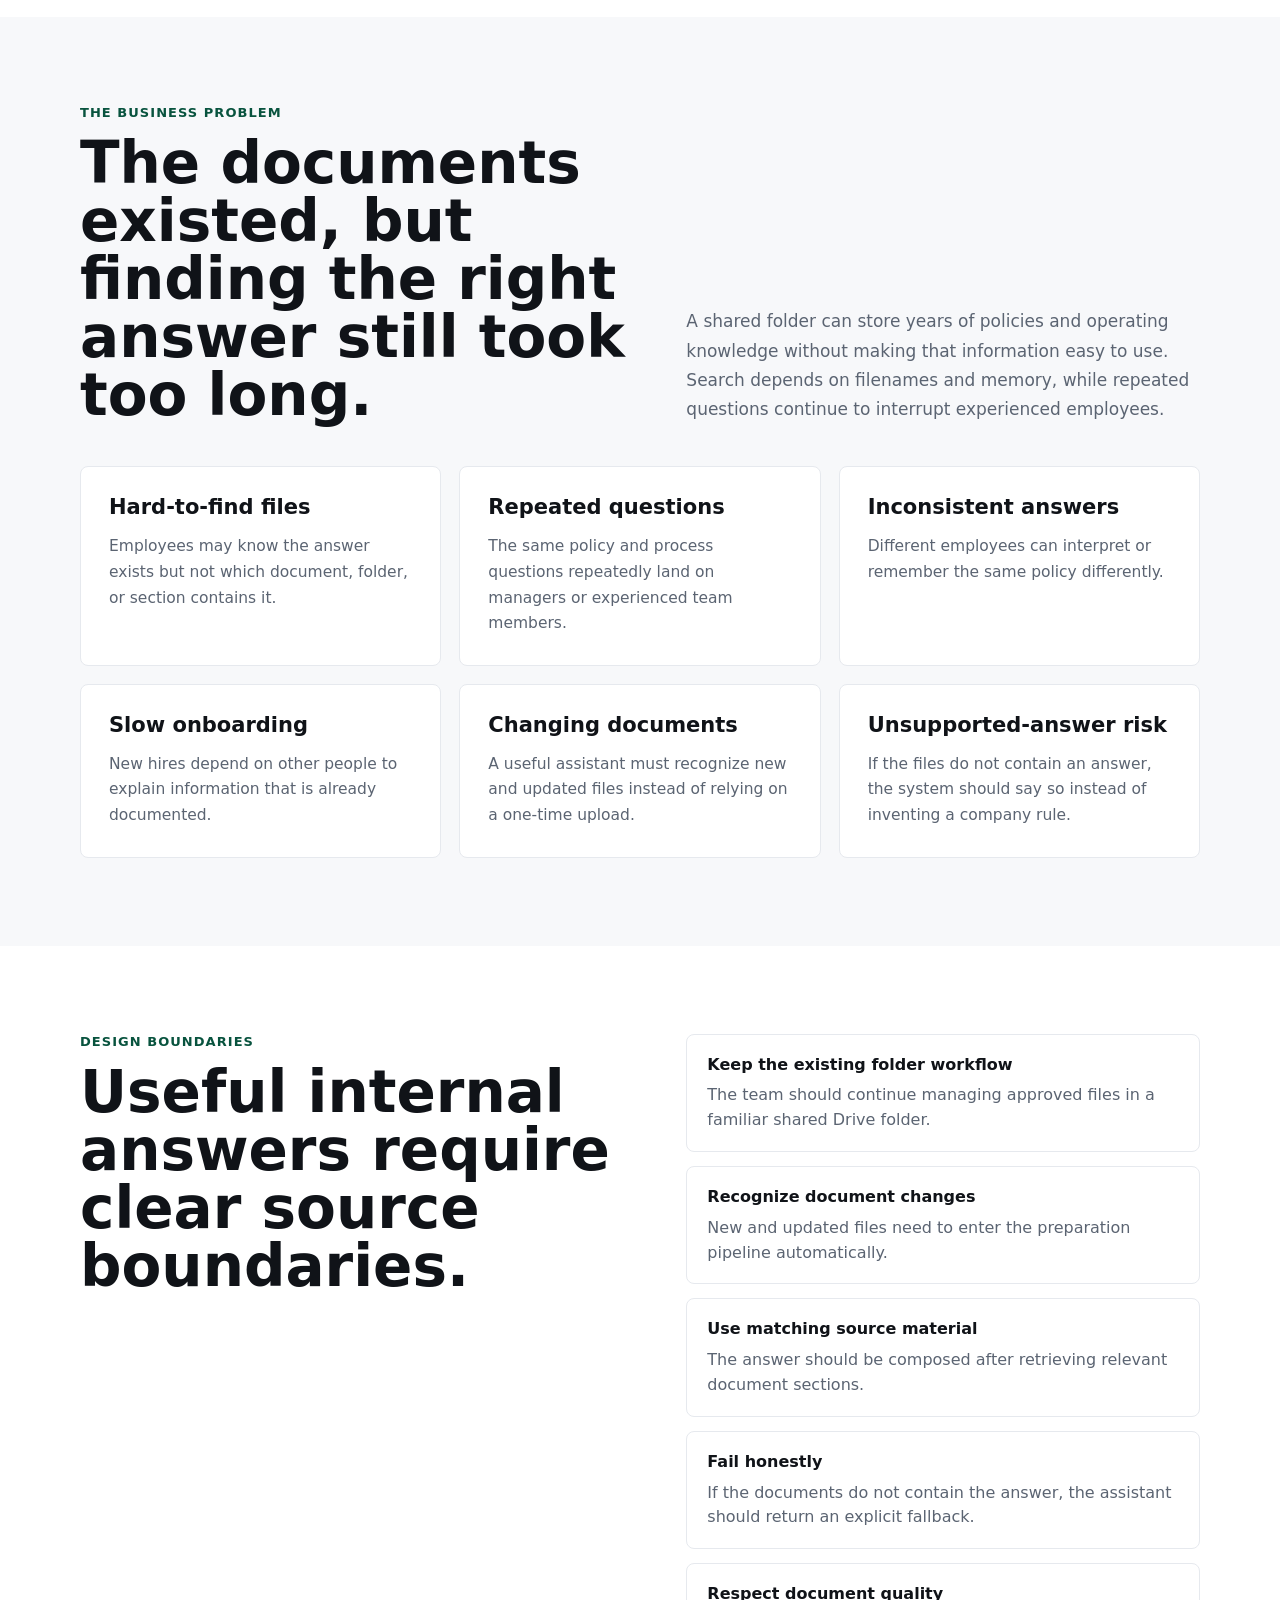
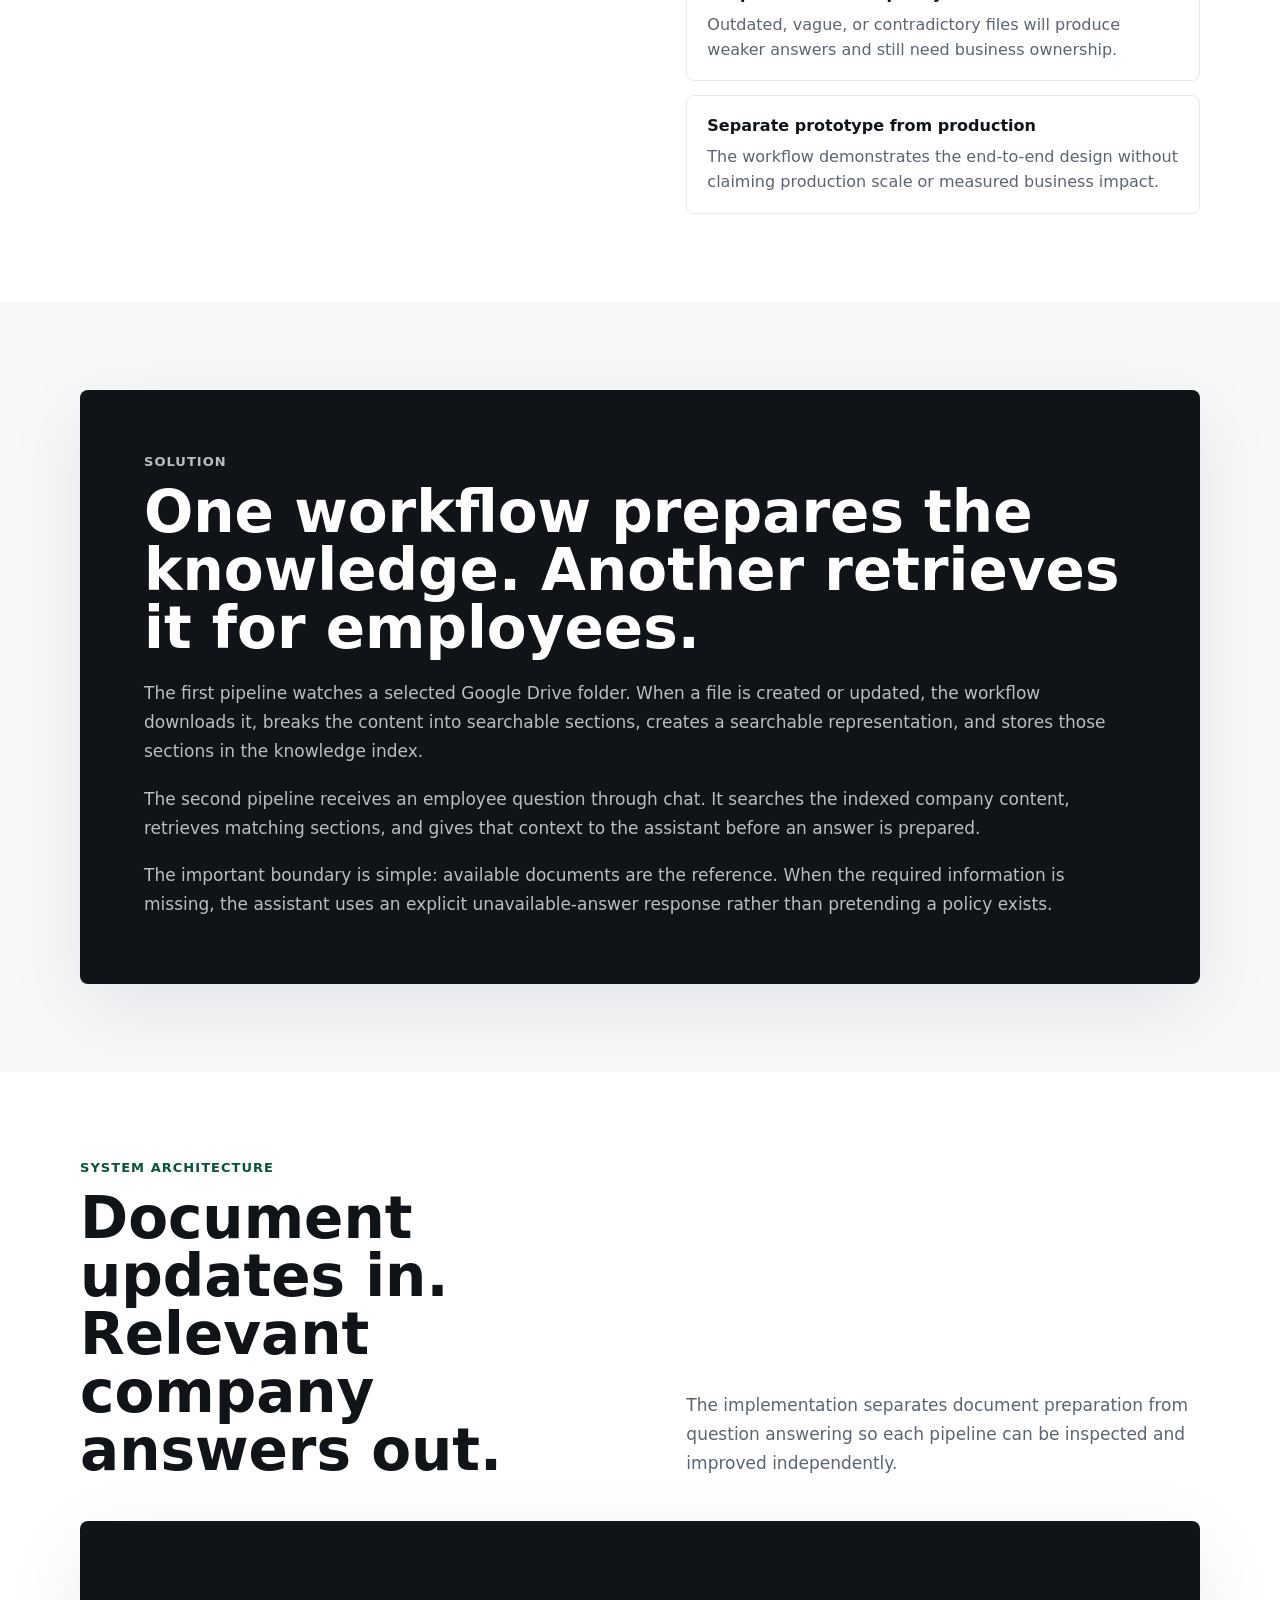
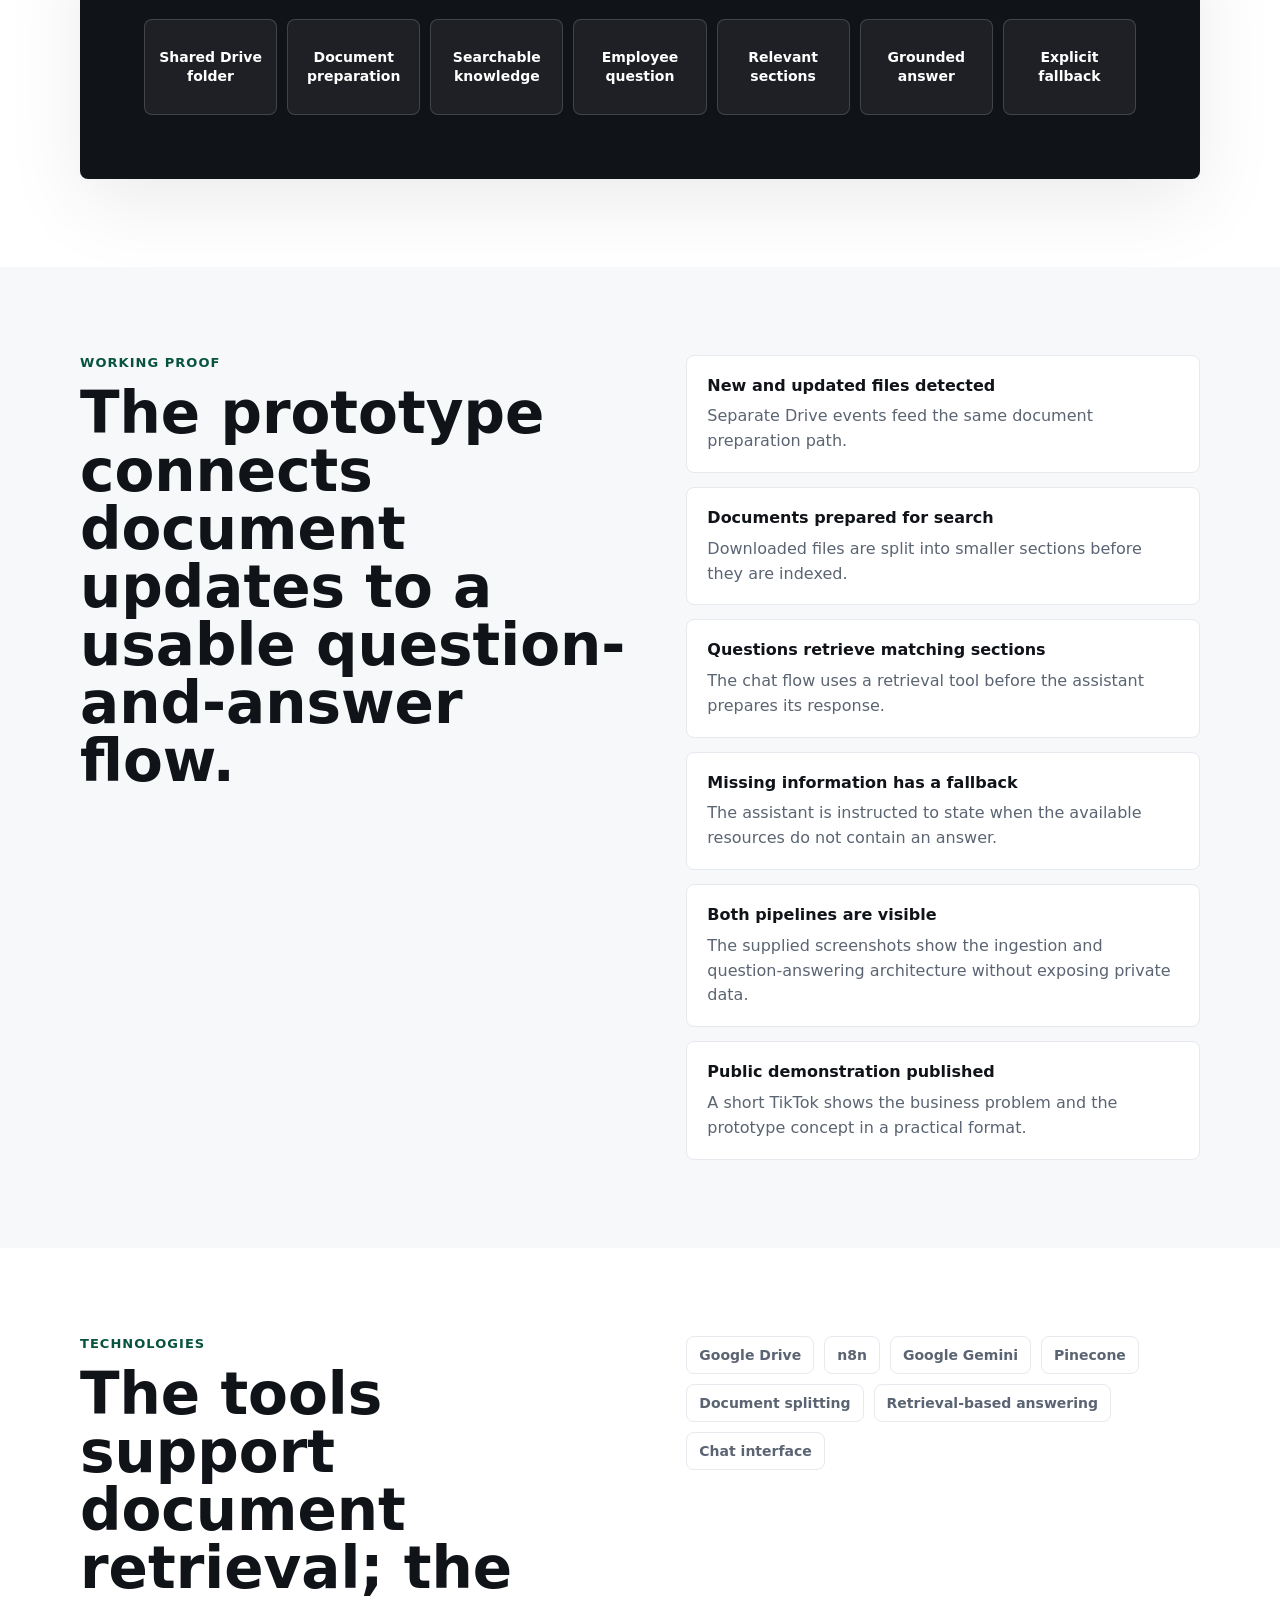
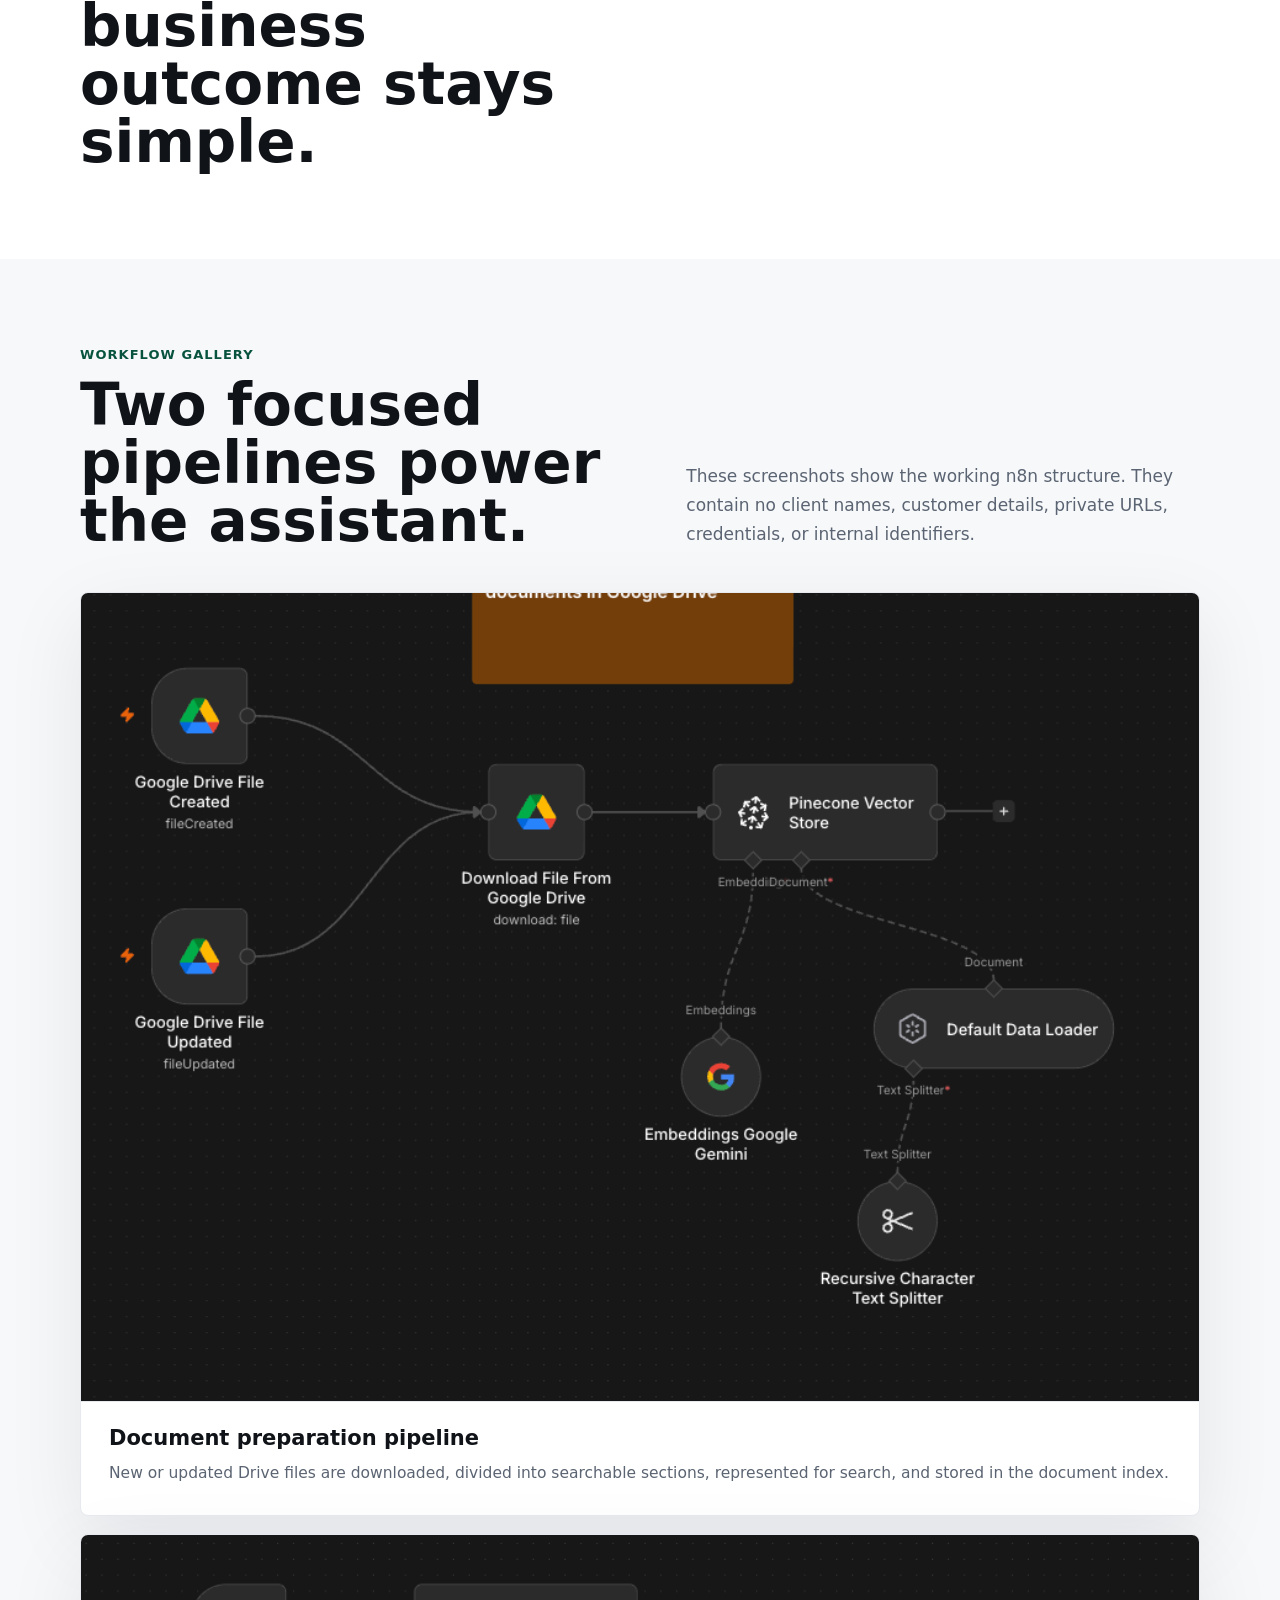
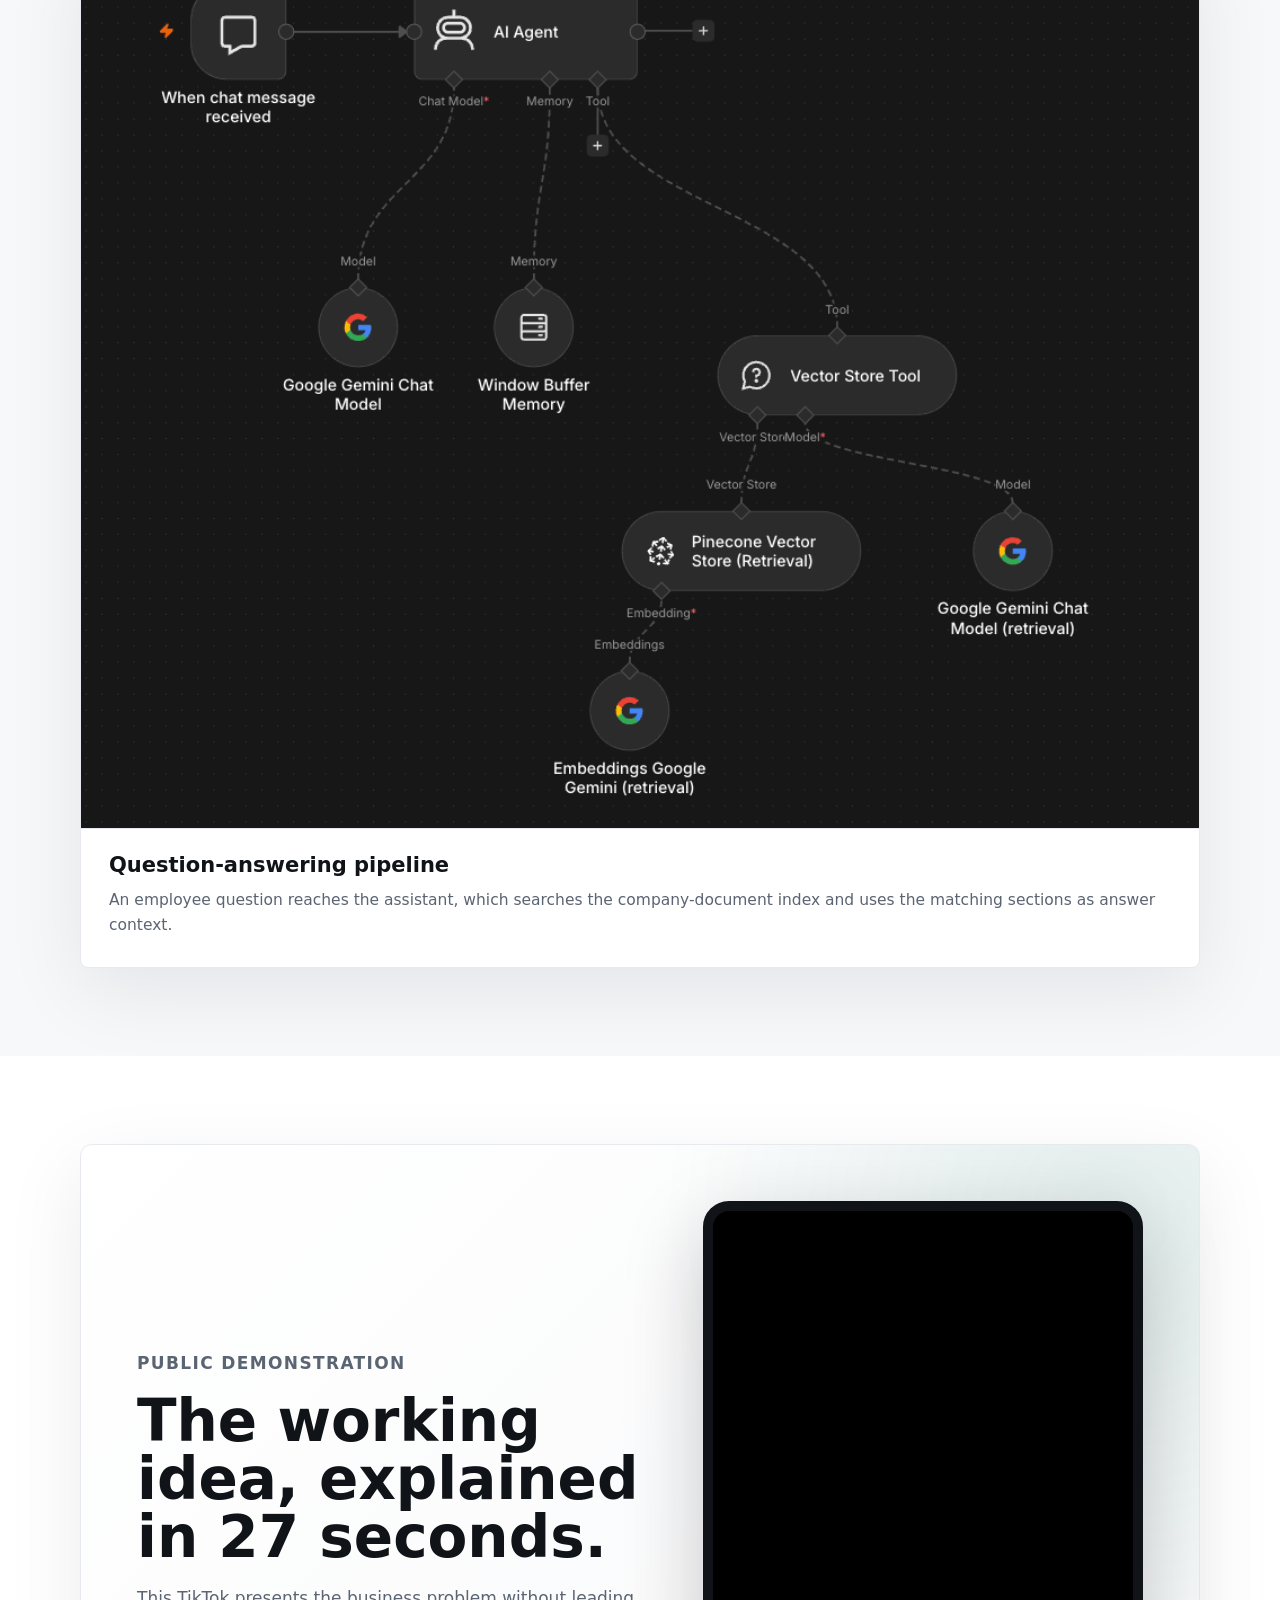
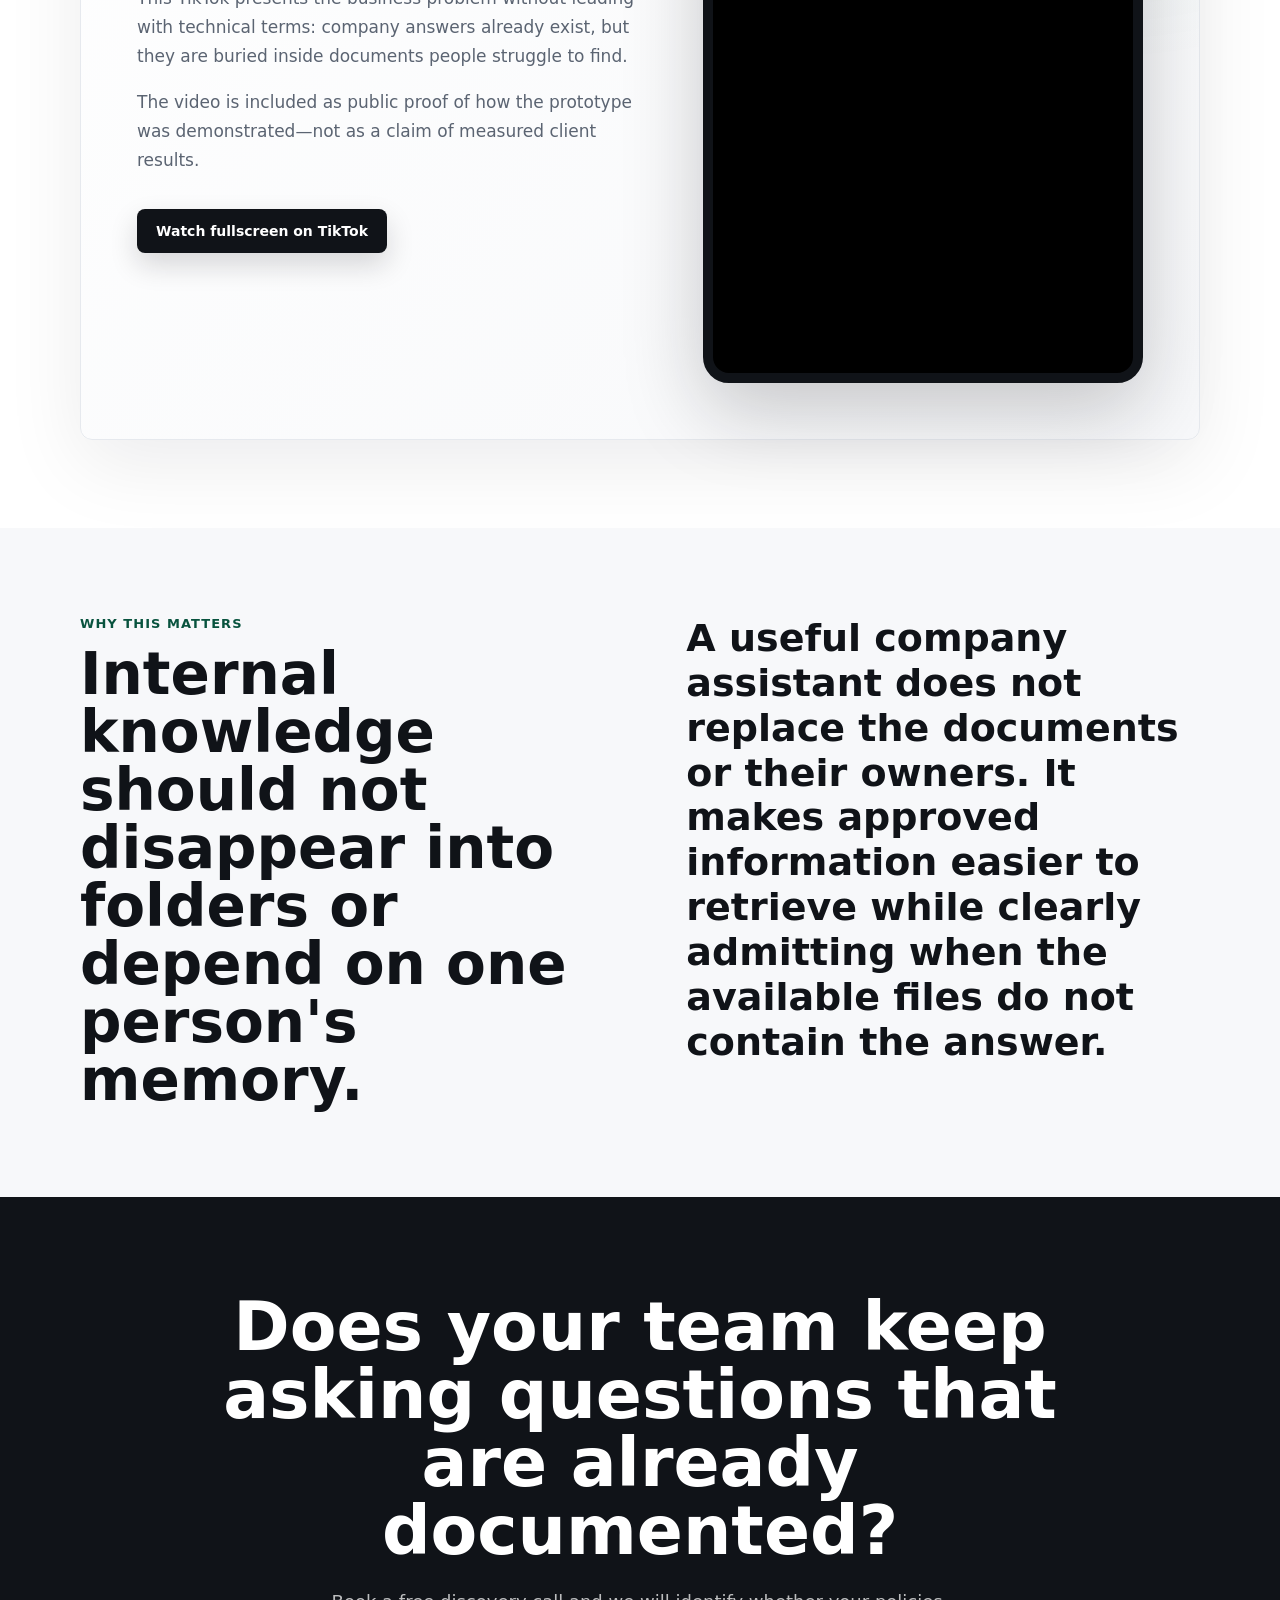
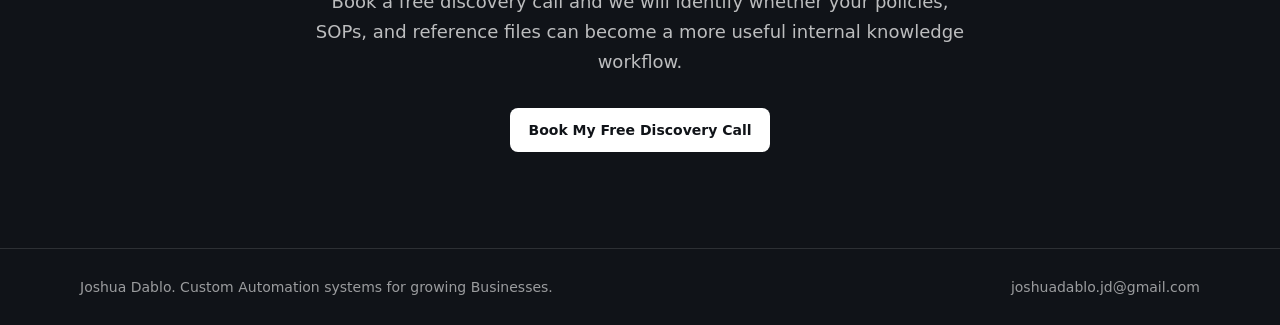
<file: case-study-google-drive-knowledge-assistant.html>
<!DOCTYPE html>
<html lang="en">

<head>
  <meta charset="utf-8">
  <meta name="viewport" content="width=device-width, initial-scale=1">
  <meta name="description"
    content="Case study: a working Google Drive knowledge assistant prototype that turns company policies and SOPs into searchable answers for employees.">
  <meta property="og:locale" content="en_US">
  <meta property="og:type" content="article">
  <meta property="og:title" content="Google Drive Knowledge Assistant | Joshua Dablo Case Study">
  <meta property="og:description"
    content="How company documents in Google Drive became a searchable internal reference for repeated employee questions.">
  <meta property="og:url" content="https://joshuadablo.com/case-study-google-drive-knowledge-assistant.html">
  <meta property="og:site_name" content="Joshua Dablo">
  <meta property="og:image"
    content="https://joshuadablo.com/images/case-studies/google-drive-knowledge-assistant/02-question-answering-workflow.png">
  <title>Google Drive Knowledge Assistant | Joshua Dablo Case Study</title>
  <link rel="shortcut icon" href="favicon.ico">
  <link rel="stylesheet" href="case-study.css?v=20260820-video-ui-2">
  <!-- Google tag (gtag.js) -->
  <script async src="https://www.googletagmanager.com/gtag/js?id=G-22MCX5TQEJ"></script>
  <script>
    window.dataLayer = window.dataLayer || [];
    function gtag(){dataLayer.push(arguments);}
    gtag('js', new Date());
    gtag('config', 'G-22MCX5TQEJ');
  </script>
</head>

<body>
  <header class="site-header">
    <nav class="nav" aria-label="Main navigation">
      <a class="brand" href="index.html"><span class="brand-mark">JD</span><span>Joshua Dablo</span></a>
      <div class="nav-links"><a href="#problem">Problem</a><a href="#solution">Solution</a><a href="#proof">Proof</a><a href="#demo">Demo</a></div>
      <a class="button button-primary" href="https://cal.com/joshua-dablo-vmto3x/free-automation-discovery-call"
        data-cal-link="joshua-dablo-vmto3x/free-automation-discovery-call"
        data-cal-namespace="free-automation-discovery-call" data-cal-config='{"layout":"month_view"}' target="_blank"
        rel="noopener">Book My Free Discovery Call</a>
    </nav>
  </header>

  <main>
    <section class="hero">
      <div class="hero-inner">
        <a class="breadcrumb" href="index.html#other-case-studies">Back to case studies</a>
        <p class="eyebrow">Working prototype</p>
        <h1>Google Drive Knowledge Assistant</h1>
        <p class="hero-copy">
          Company policies, SOPs, and reference files often already contain the right answers. The problem is that employees
          cannot find those answers quickly, so the same questions keep landing on one knowledgeable person. This prototype
          turns a shared Google Drive folder into a searchable internal reference employees can ask in plain language.
        </p>
        <div class="hero-actions">
          <a class="button button-primary" href="https://cal.com/joshua-dablo-vmto3x/free-automation-discovery-call"
            data-cal-link="joshua-dablo-vmto3x/free-automation-discovery-call"
            data-cal-namespace="free-automation-discovery-call" data-cal-config='{"layout":"month_view"}'
            target="_blank" rel="noopener">Book My Free Discovery Call</a>
          <a class="button button-secondary" href="#demo">Watch the demonstration</a>
        </div>
        <div class="client-grid" aria-label="Project details">
          <div class="client-item"><span>Use case</span><strong>Internal knowledge</strong></div>
          <div class="client-item"><span>Document source</span><strong>Google Drive</strong></div>
          <div class="client-item"><span>Status</span><strong>Working prototype</strong></div>
        </div>
      </div>
    </section>

    <section class="section" id="overview">
      <div class="section-inner two-column">
        <div><p class="section-kicker">Overview</p><h2>Ask the company files before interrupting another person.</h2></div>
        <p class="large-copy">Employees ask a question through chat. The workflow searches the available company documents, retrieves the most relevant sections, and uses those sections to prepare a concise answer.</p>
      </div>
    </section>

    <section class="section section-muted" id="problem">
      <div class="section-inner">
        <div class="section-heading">
          <div><p class="section-kicker">The business problem</p><h2>The documents existed, but finding the right answer still took too long.</h2></div>
          <p class="section-lede">A shared folder can store years of policies and operating knowledge without making that information easy to use. Search depends on filenames and memory, while repeated questions continue to interrupt experienced employees.</p>
        </div>
        <div class="card-grid">
          <article class="card"><h3>Hard-to-find files</h3><p>Employees may know the answer exists but not which document, folder, or section contains it.</p></article>
          <article class="card"><h3>Repeated questions</h3><p>The same policy and process questions repeatedly land on managers or experienced team members.</p></article>
          <article class="card"><h3>Inconsistent answers</h3><p>Different employees can interpret or remember the same policy differently.</p></article>
          <article class="card"><h3>Slow onboarding</h3><p>New hires depend on other people to explain information that is already documented.</p></article>
          <article class="card"><h3>Changing documents</h3><p>A useful assistant must recognize new and updated files instead of relying on a one-time upload.</p></article>
          <article class="card"><h3>Unsupported-answer risk</h3><p>If the files do not contain an answer, the system should say so instead of inventing a company rule.</p></article>
        </div>
      </div>
    </section>

    <section class="section" id="challenges">
      <div class="section-inner two-column">
        <div><p class="section-kicker">Design boundaries</p><h2>Useful internal answers require clear source boundaries.</h2></div>
        <ul class="list">
          <li><strong>Keep the existing folder workflow</strong>The team should continue managing approved files in a familiar shared Drive folder.</li>
          <li><strong>Recognize document changes</strong>New and updated files need to enter the preparation pipeline automatically.</li>
          <li><strong>Use matching source material</strong>The answer should be composed after retrieving relevant document sections.</li>
          <li><strong>Fail honestly</strong>If the documents do not contain the answer, the assistant should return an explicit fallback.</li>
          <li><strong>Respect document quality</strong>Outdated, vague, or contradictory files will produce weaker answers and still need business ownership.</li>
          <li><strong>Separate prototype from production</strong>The workflow demonstrates the end-to-end design without claiming production scale or measured business impact.</li>
        </ul>
      </div>
    </section>

    <section class="section section-muted" id="solution">
      <div class="section-inner">
        <div class="solution-panel">
          <p class="section-kicker">Solution</p>
          <h2>One workflow prepares the knowledge. Another retrieves it for employees.</h2>
          <p class="body-copy" style="margin-top: 22px;">The first pipeline watches a selected Google Drive folder. When a file is created or updated, the workflow downloads it, breaks the content into searchable sections, creates a searchable representation, and stores those sections in the knowledge index.</p>
          <p class="body-copy" style="margin-top: 18px;">The second pipeline receives an employee question through chat. It searches the indexed company content, retrieves matching sections, and gives that context to the assistant before an answer is prepared.</p>
          <p class="body-copy" style="margin-top: 18px;">The important boundary is simple: available documents are the reference. When the required information is missing, the assistant uses an explicit unavailable-answer response rather than pretending a policy exists.</p>
        </div>
      </div>
    </section>

    <section class="section" id="architecture">
      <div class="section-inner">
        <div class="section-heading">
          <div><p class="section-kicker">System architecture</p><h2>Document updates in. Relevant company answers out.</h2></div>
          <p class="section-lede">The implementation separates document preparation from question answering so each pipeline can be inspected and improved independently.</p>
        </div>
        <div class="solution-panel">
          <div class="architecture" aria-label="Google Drive knowledge assistant architecture">
            <div class="arch-node">Shared Drive folder</div>
            <div class="arch-node">Document preparation</div>
            <div class="arch-node">Searchable knowledge</div>
            <div class="arch-node">Employee question</div>
            <div class="arch-node">Relevant sections</div>
            <div class="arch-node">Grounded answer</div>
            <div class="arch-node">Explicit fallback</div>
          </div>
        </div>
      </div>
    </section>

    <section class="section section-muted" id="proof">
      <div class="section-inner two-column">
        <div><p class="section-kicker">Working proof</p><h2>The prototype connects document updates to a usable question-and-answer flow.</h2></div>
        <ul class="list">
          <li><strong>New and updated files detected</strong>Separate Drive events feed the same document preparation path.</li>
          <li><strong>Documents prepared for search</strong>Downloaded files are split into smaller sections before they are indexed.</li>
          <li><strong>Questions retrieve matching sections</strong>The chat flow uses a retrieval tool before the assistant prepares its response.</li>
          <li><strong>Missing information has a fallback</strong>The assistant is instructed to state when the available resources do not contain an answer.</li>
          <li><strong>Both pipelines are visible</strong>The supplied screenshots show the ingestion and question-answering architecture without exposing private data.</li>
          <li><strong>Public demonstration published</strong>A short TikTok shows the business problem and the prototype concept in a practical format.</li>
        </ul>
      </div>
    </section>

    <section class="section" id="technologies">
      <div class="section-inner two-column">
        <div><p class="section-kicker">Technologies</p><h2>The tools support document retrieval; the business outcome stays simple.</h2></div>
        <div class="tech-list"><span>Google Drive</span><span>n8n</span><span>Google Gemini</span><span>Pinecone</span><span>Document splitting</span><span>Retrieval-based answering</span><span>Chat interface</span></div>
      </div>
    </section>

    <section class="section section-muted" id="gallery">
      <div class="section-inner">
        <div class="section-heading">
          <div><p class="section-kicker">Workflow gallery</p><h2>Two focused pipelines power the assistant.</h2></div>
          <p class="section-lede">These screenshots show the working n8n structure. They contain no client names, customer details, private URLs, credentials, or internal identifiers.</p>
        </div>
        <div class="screenshot-grid">
          <article class="gallery-card screenshot-card screenshot-card-wide">
            <div class="screenshot-frame"><img src="images/case-studies/google-drive-knowledge-assistant/01-document-ingestion-workflow.png" alt="n8n workflow that detects new or updated Google Drive files and prepares them for document search" loading="lazy"></div>
            <div class="screenshot-copy"><h3>Document preparation pipeline</h3><p>New or updated Drive files are downloaded, divided into searchable sections, represented for search, and stored in the document index.</p></div>
          </article>
          <article class="gallery-card screenshot-card screenshot-card-wide">
            <div class="screenshot-frame"><img src="images/case-studies/google-drive-knowledge-assistant/02-question-answering-workflow.png" alt="n8n chat workflow that retrieves relevant company document sections before preparing an answer" loading="lazy"></div>
            <div class="screenshot-copy"><h3>Question-answering pipeline</h3><p>An employee question reaches the assistant, which searches the company-document index and uses the matching sections as answer context.</p></div>
          </article>
        </div>
      </div>
    </section>

    <section class="section" id="demo">
      <div class="section-inner">
        <div class="video-proof">
          <div class="video-proof-copy">
            <p class="section-kicker">Public demonstration</p>
            <h2>The working idea, explained in 27 seconds.</h2>
            <p>This TikTok presents the business problem without leading with technical terms: company answers already exist, but they are buried inside documents people struggle to find.</p>
            <p>The video is included as public proof of how the prototype was demonstrated—not as a claim of measured client results.</p>
            <div class="hero-actions">
              <a class="button button-primary" href="https://www.tiktok.com/@josh.ai.automation/video/7674636268759764231" target="_blank" rel="noopener">Watch fullscreen on TikTok</a>
            </div>
          </div>
          <div class="video-frame">
            <iframe
              src="https://www.tiktok.com/player/v1/7674636268759764231?autoplay=0&amp;loop=0&amp;music_info=1&amp;description=1"
              title="TikTok demonstration of the Google Drive Knowledge Assistant"
              loading="lazy"
              allow="fullscreen">
            </iframe>
          </div>
        </div>
      </div>
    </section>

    <section class="section section-muted" id="why-it-matters">
      <div class="section-inner two-column">
        <div><p class="section-kicker">Why this matters</p><h2>Internal knowledge should not disappear into folders or depend on one person's memory.</h2></div>
        <p class="large-copy">A useful company assistant does not replace the documents or their owners. It makes approved information easier to retrieve while clearly admitting when the available files do not contain the answer.</p>
      </div>
    </section>

    <section class="cta" id="contact">
      <div class="cta-inner">
        <h2>Does your team keep asking questions that are already documented?</h2>
        <p>Book a free discovery call and we will identify whether your policies, SOPs, and reference files can become a more useful internal knowledge workflow.</p>
        <a class="button button-primary" href="https://cal.com/joshua-dablo-vmto3x/free-automation-discovery-call"
          data-cal-link="joshua-dablo-vmto3x/free-automation-discovery-call"
          data-cal-namespace="free-automation-discovery-call" data-cal-config='{"layout":"month_view"}' target="_blank"
          rel="noopener">Book My Free Discovery Call</a>
      </div>
    </section>
  </main>
  <footer class="site-footer"><div class="footer-inner"><span>Joshua Dablo. Custom Automation systems for growing Businesses.</span><a href="mailto:joshuadablo.jd@gmail.com">joshuadablo.jd@gmail.com</a></div></footer>
  <script src="js/cal-embed.js"></script>
</body>

</html>
</file>
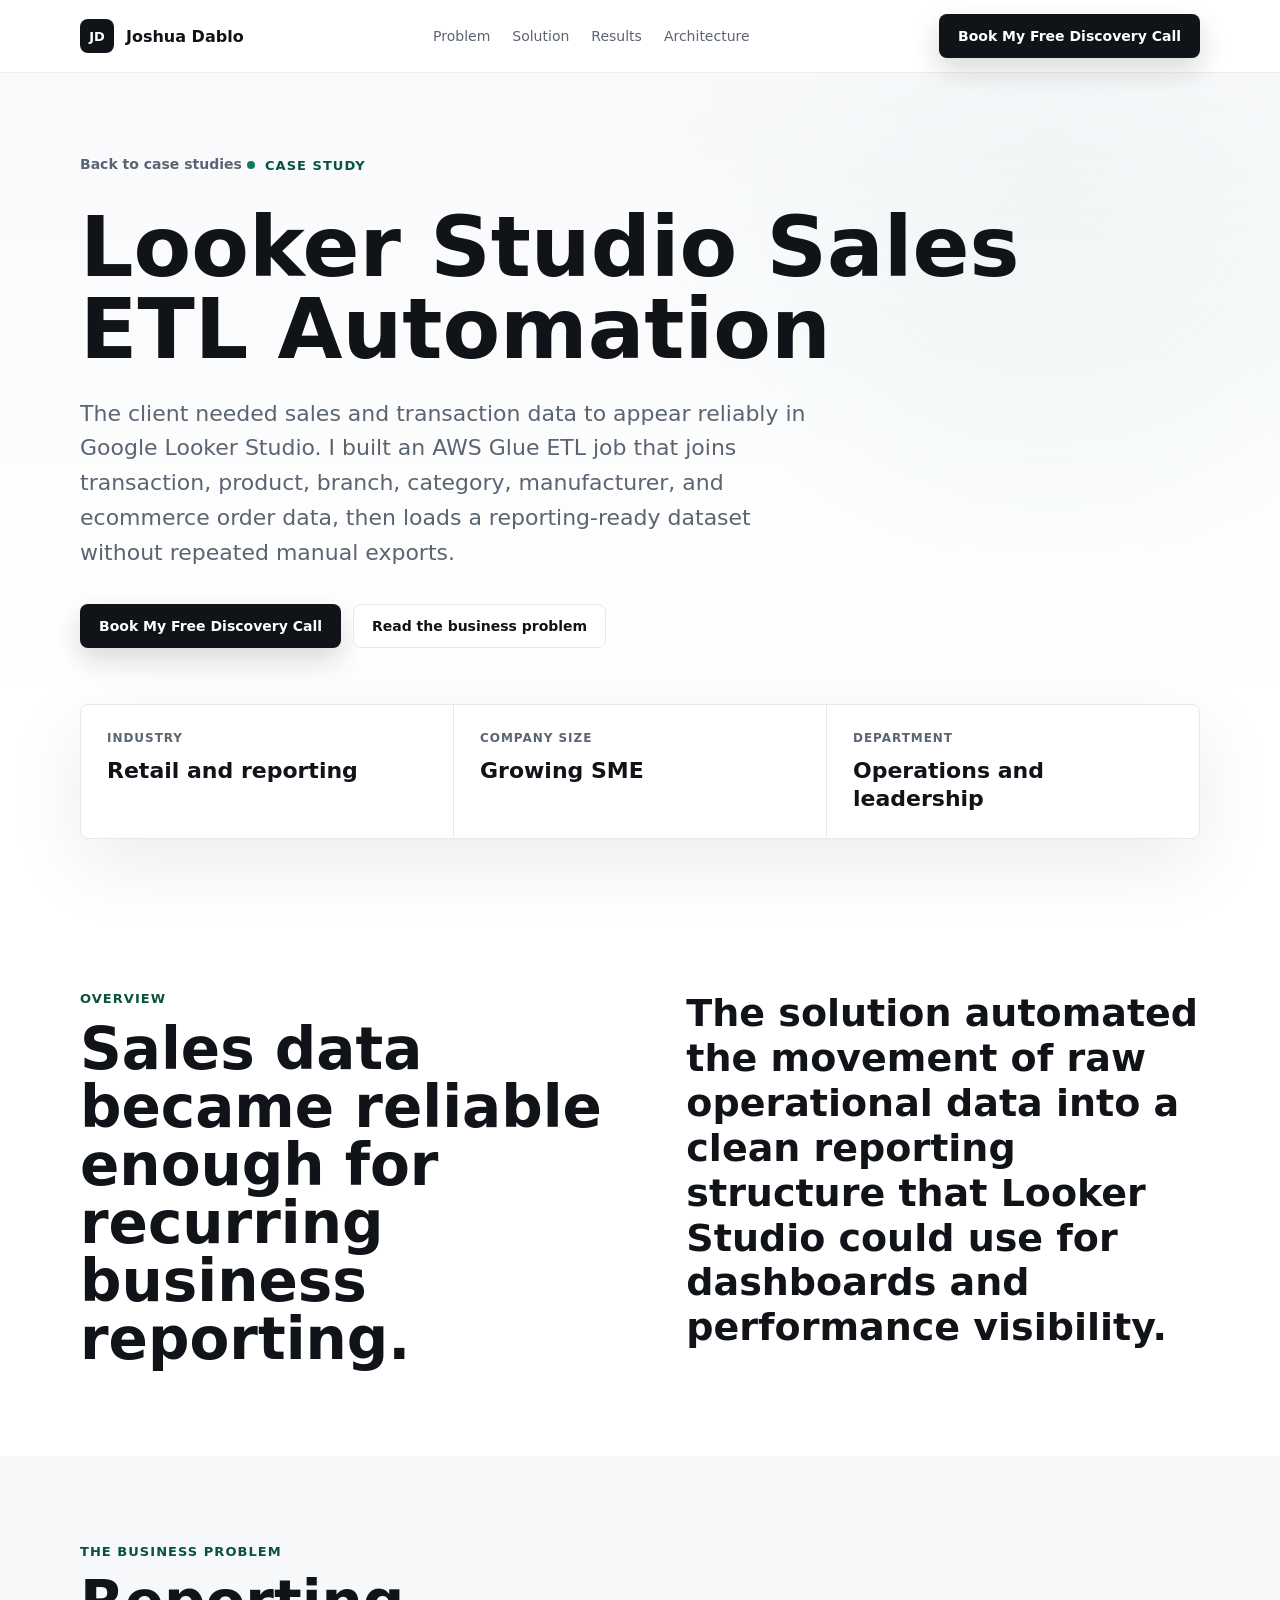
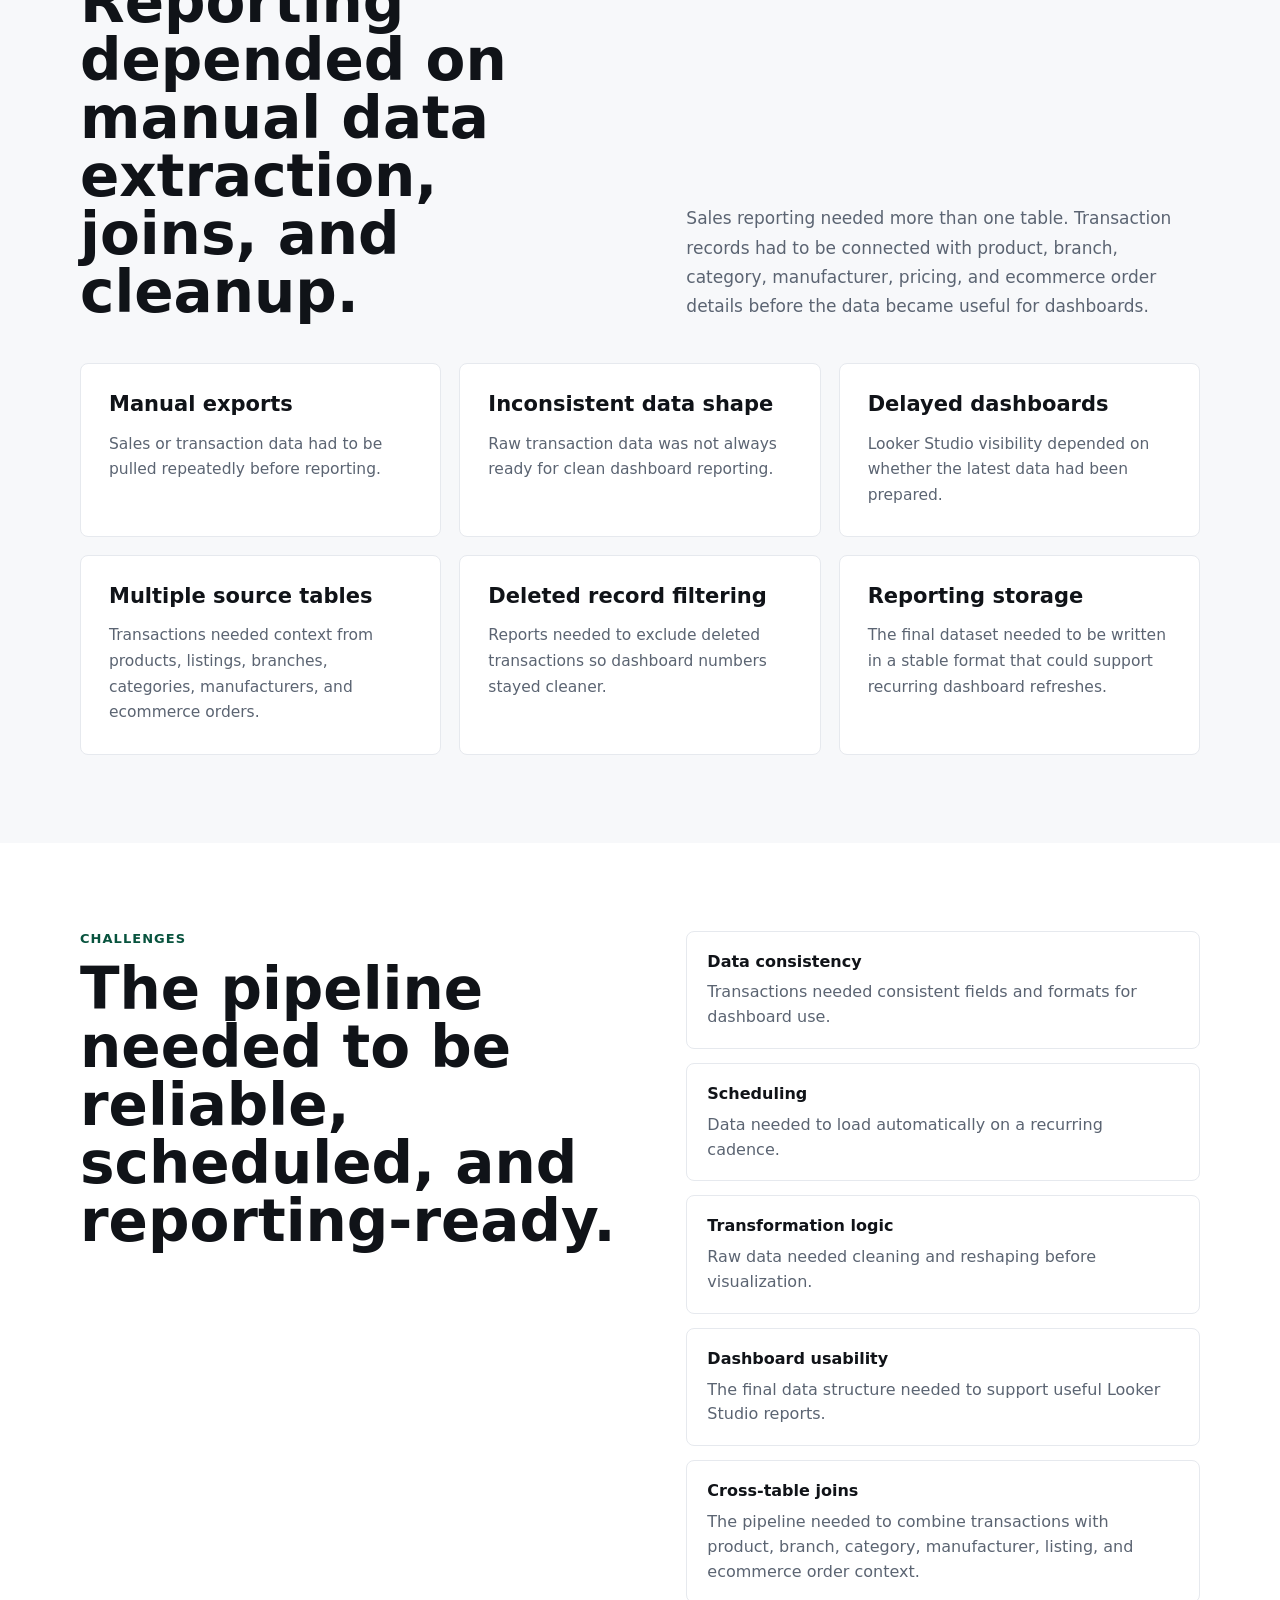
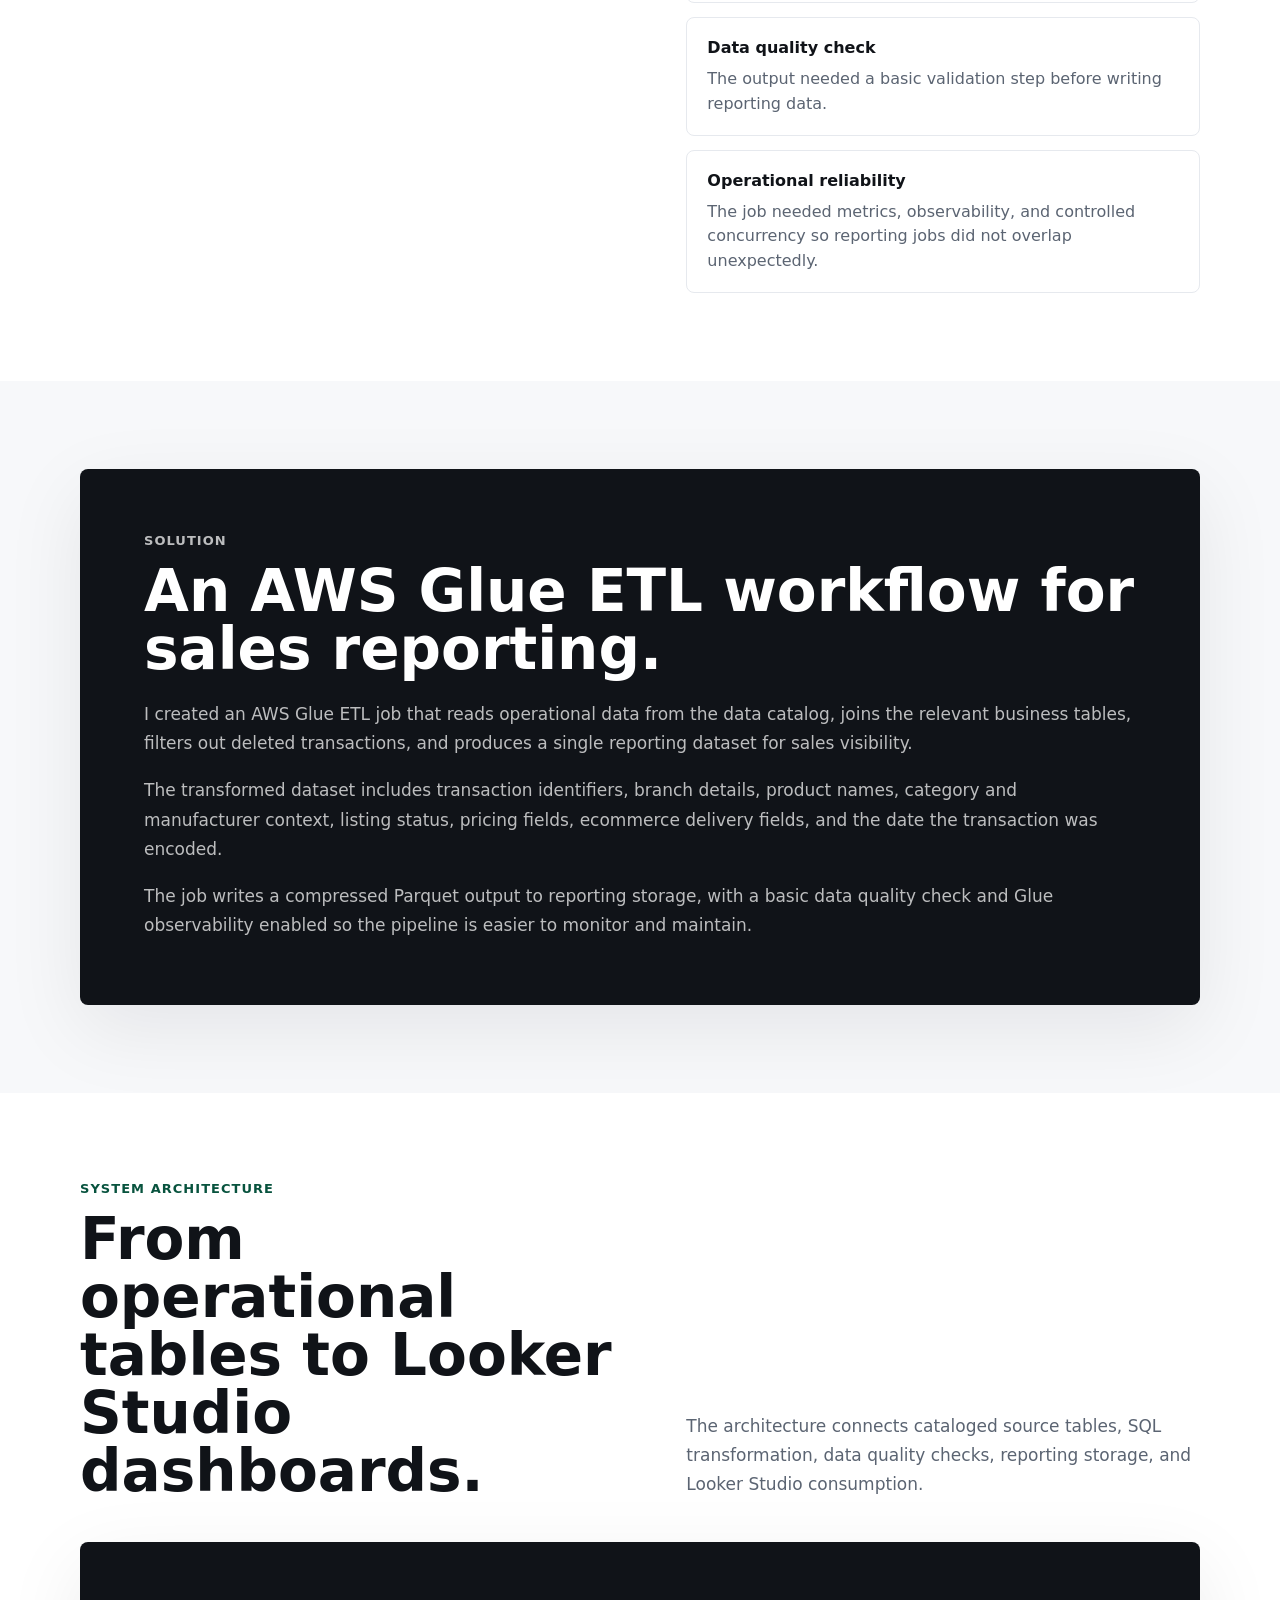
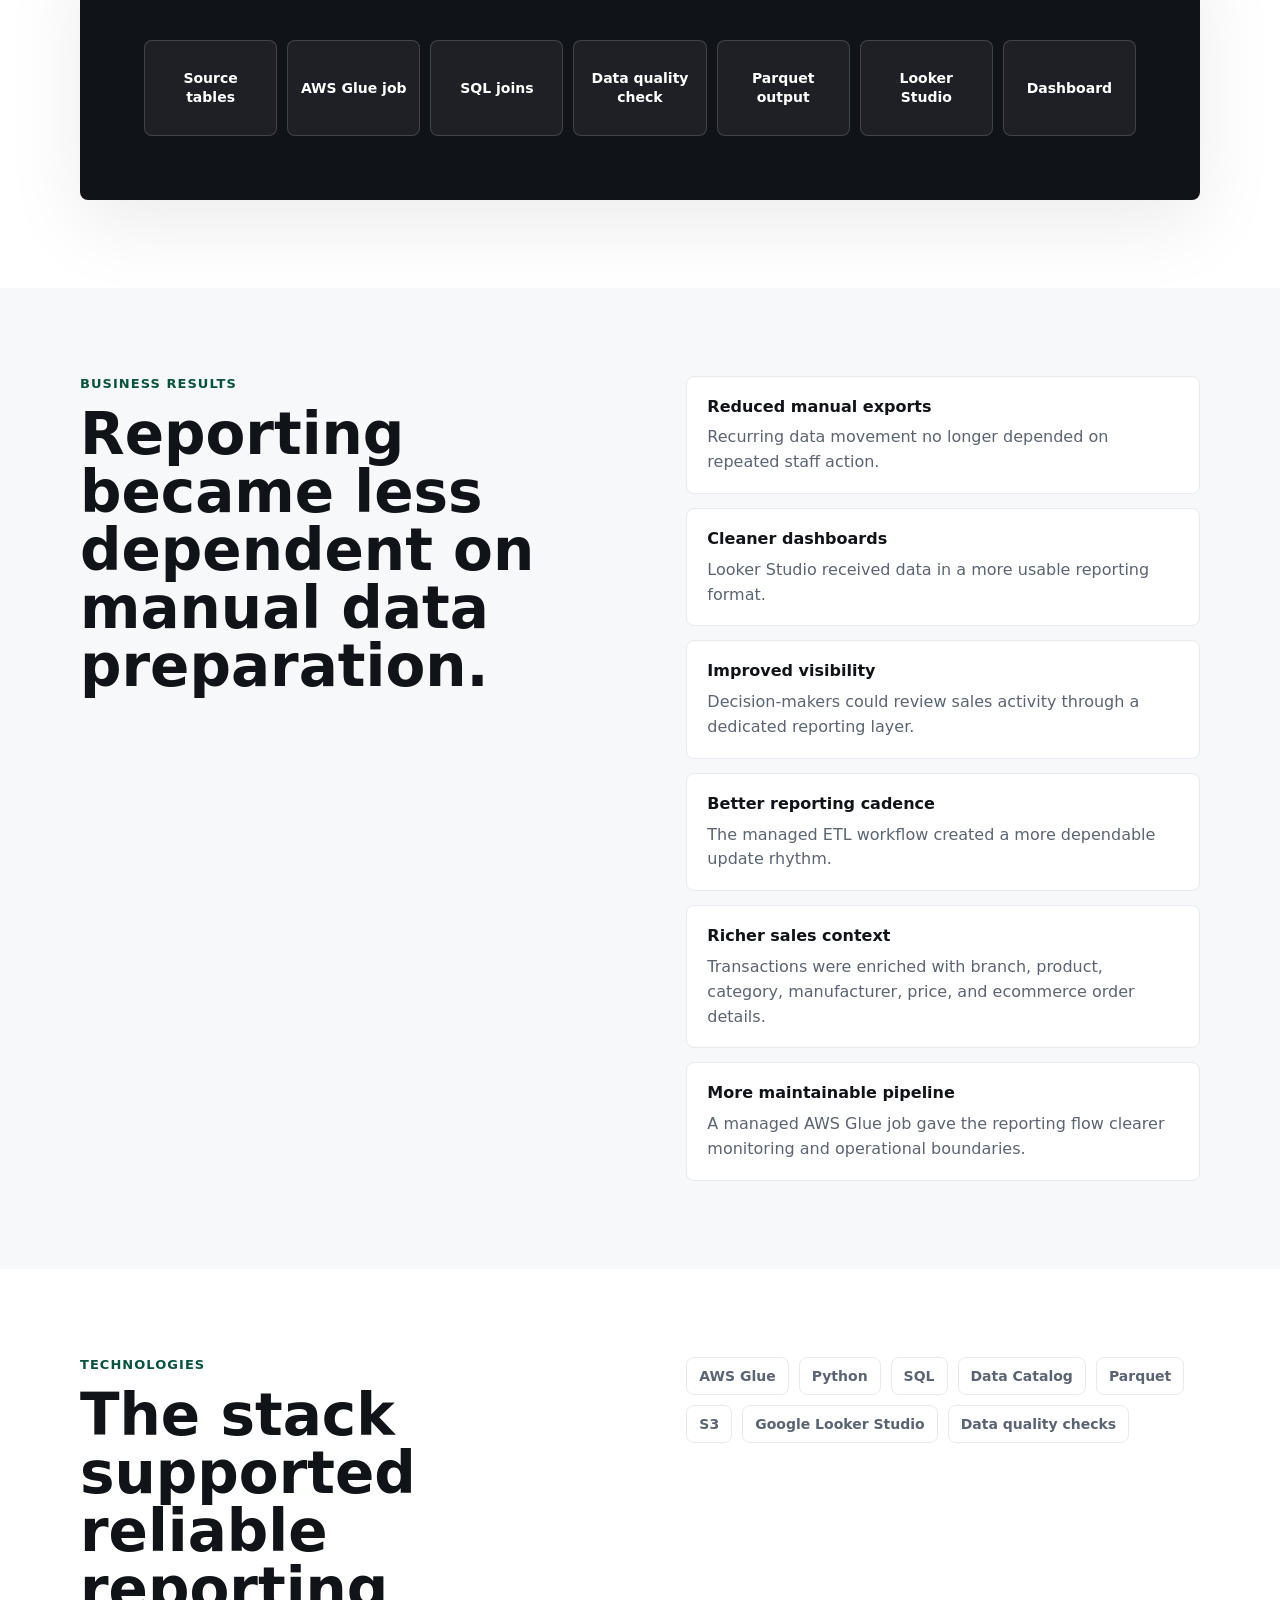
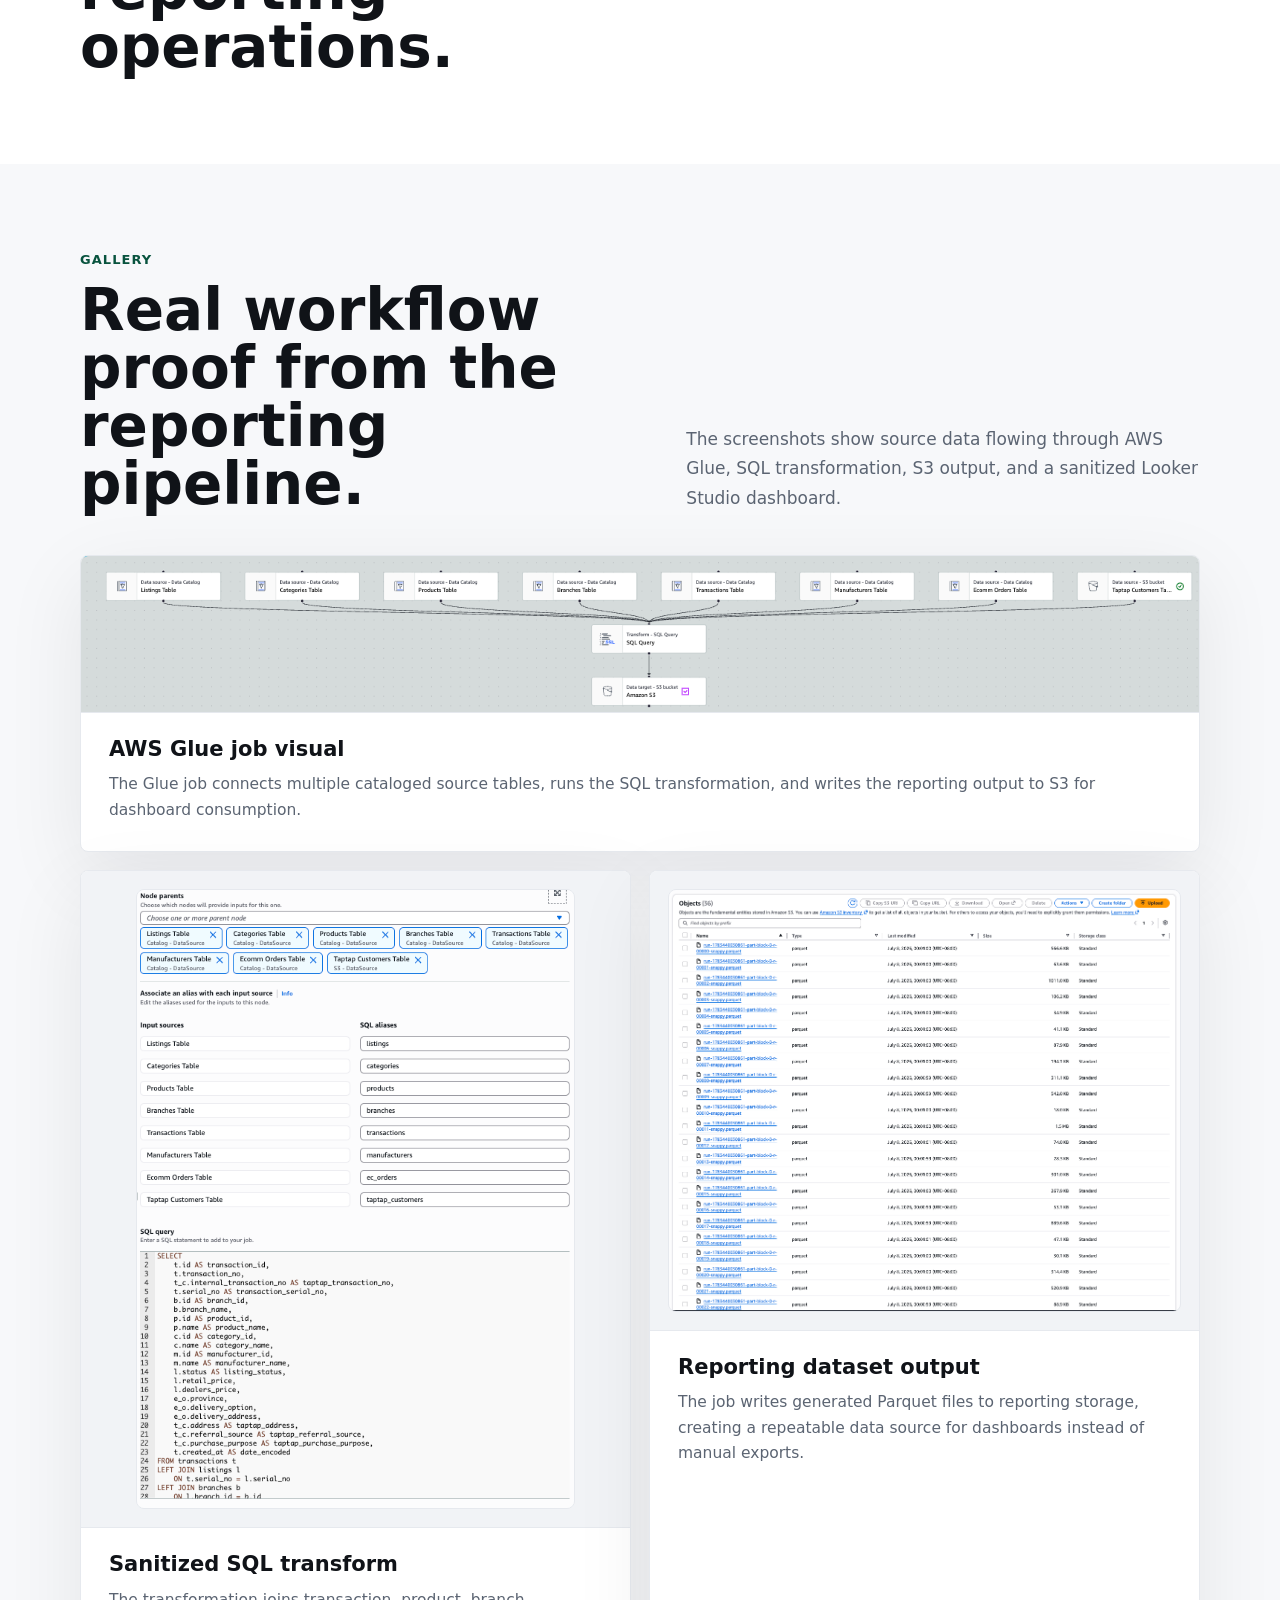
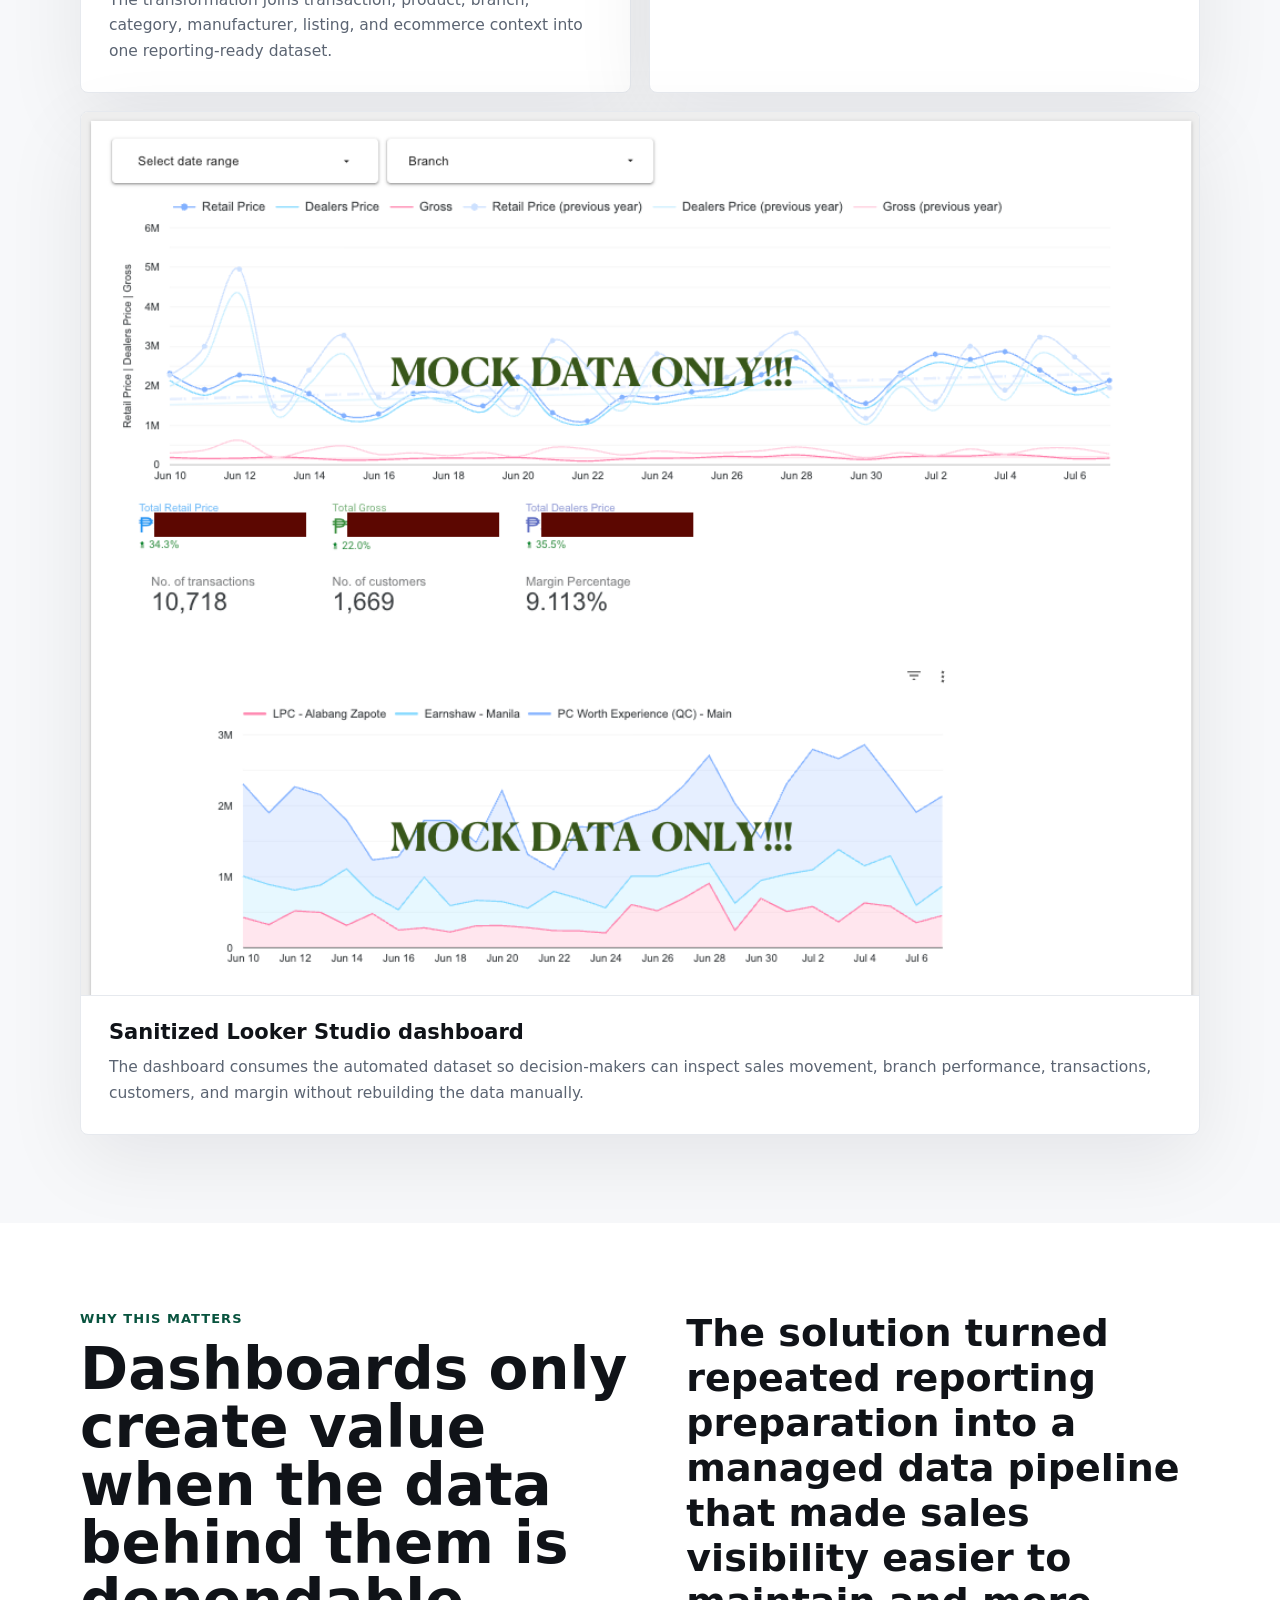
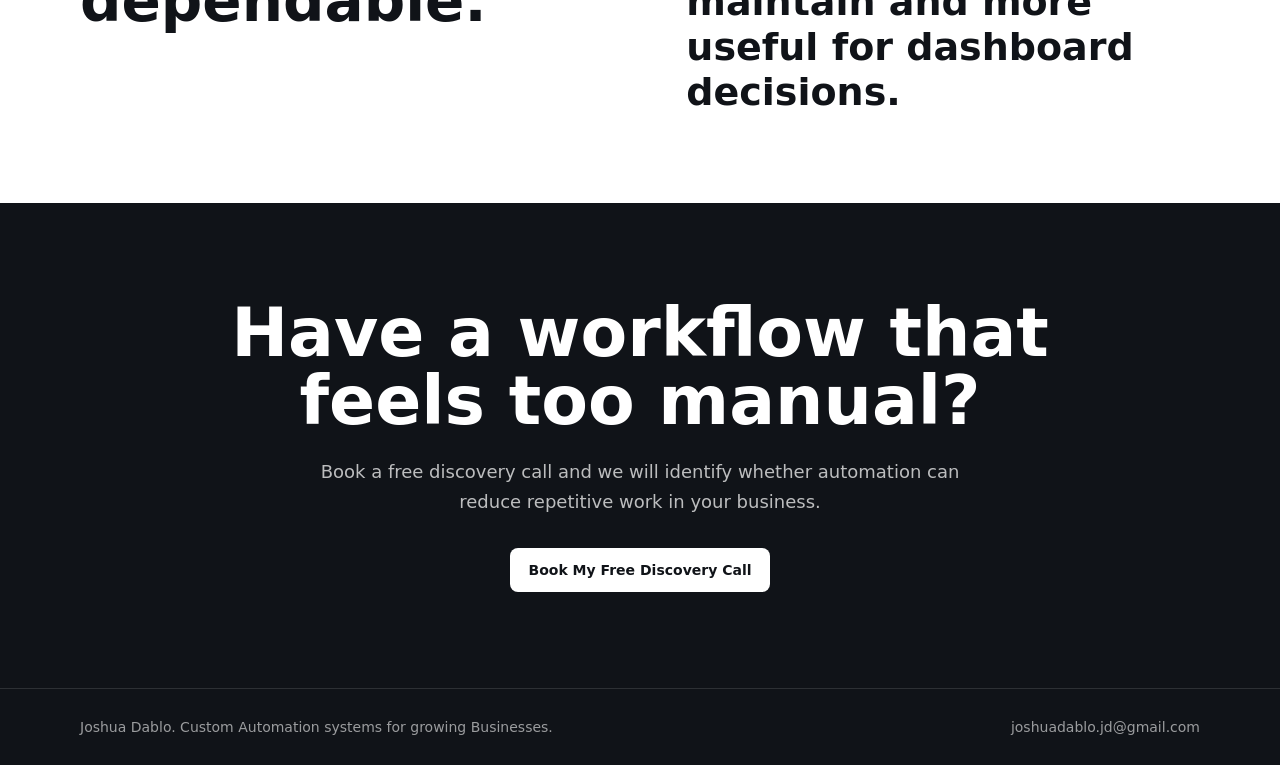
<file: case-study-looker-studio-sales-etl.html>
<!DOCTYPE html>
<html lang="en">

<head>
  <meta charset="utf-8">
  <meta name="viewport" content="width=device-width, initial-scale=1">
  <meta name="description"
    content="Case study: automated AWS Glue sales data ETL for Google Looker Studio reporting.">
  <meta property="og:locale" content="en_US">
  <meta property="og:type" content="article">
  <meta property="og:title" content="Looker Studio Sales ETL Automation | Joshua Dablo Case Study">
  <meta property="og:description"
    content="How sales transaction, product, branch, and ecommerce order data became a reporting-ready pipeline for Google Looker Studio.">
  <meta property="og:url" content="https://johnjoshuadablo.github.io/case-study-looker-studio-sales-etl.html">
  <meta property="og:site_name" content="Joshua Dablo">
  <meta property="og:image"
    content="https://johnjoshuadablo.github.io/images/case-studies/looker-studio-sales-etl/looker-studio-dashboard.png">
  <title>Looker Studio Sales ETL Automation | Joshua Dablo Case Study</title>
  <link rel="shortcut icon" href="favicon.ico">
  <link rel="stylesheet" href="case-study.css">
  <!-- Google tag (gtag.js) -->
  <script async src="https://www.googletagmanager.com/gtag/js?id=G-22MCX5TQEJ"></script>
  <script>
    window.dataLayer = window.dataLayer || [];
    function gtag(){dataLayer.push(arguments);}
    gtag('js', new Date());
    gtag('config', 'G-22MCX5TQEJ');
  </script>
</head>

<body>
  <header class="site-header">
    <nav class="nav" aria-label="Main navigation">
      <a class="brand" href="index.html"><span class="brand-mark">JD</span><span>Joshua Dablo</span></a>
      <div class="nav-links"><a href="#problem">Problem</a><a href="#solution">Solution</a><a href="#results">Results</a><a href="#architecture">Architecture</a></div>
      <a class="button button-primary" href="https://cal.com/joshua-dablo-vmto3x/free-automation-discovery-call"
        data-cal-link="joshua-dablo-vmto3x/free-automation-discovery-call"
        data-cal-namespace="free-automation-discovery-call" data-cal-config='{"layout":"month_view"}' target="_blank"
        rel="noopener">Book My Free Discovery Call</a>
    </nav>
  </header>

  <main>
    <section class="hero">
      <div class="hero-inner">
        <a class="breadcrumb" href="index.html#other-case-studies">Back to case studies</a>
        <p class="eyebrow">Case study</p>
        <h1>Looker Studio Sales ETL Automation</h1>
        <p class="hero-copy">
          The client needed sales and transaction data to appear reliably in Google Looker Studio. I built an AWS Glue
          ETL job that joins transaction, product, branch, category, manufacturer, and ecommerce order data, then loads
          a reporting-ready dataset without repeated manual exports.
        </p>
        <div class="hero-actions">
          <a class="button button-primary" href="https://cal.com/joshua-dablo-vmto3x/free-automation-discovery-call"
            data-cal-link="joshua-dablo-vmto3x/free-automation-discovery-call"
            data-cal-namespace="free-automation-discovery-call" data-cal-config='{"layout":"month_view"}'
            target="_blank" rel="noopener">Book My Free Discovery Call</a>
          <a class="button button-secondary" href="#problem">Read the business problem</a>
        </div>
        <div class="client-grid">
          <div class="client-item"><span>Industry</span><strong>Retail and reporting</strong></div>
          <div class="client-item"><span>Company size</span><strong>Growing SME</strong></div>
          <div class="client-item"><span>Department</span><strong>Operations and leadership</strong></div>
        </div>
      </div>
    </section>

    <section class="section" id="overview">
      <div class="section-inner two-column">
        <div><p class="section-kicker">Overview</p><h2>Sales data became reliable enough for recurring business reporting.</h2></div>
        <p class="large-copy">The solution automated the movement of raw operational data into a clean reporting structure that Looker Studio could use for dashboards and performance visibility.</p>
      </div>
    </section>

    <section class="section section-muted" id="problem">
      <div class="section-inner">
        <div class="section-heading">
          <div><p class="section-kicker">The business problem</p><h2>Reporting depended on manual data extraction, joins, and cleanup.</h2></div>
          <p class="section-lede">Sales reporting needed more than one table. Transaction records had to be connected with product, branch, category, manufacturer, pricing, and ecommerce order details before the data became useful for dashboards.</p>
        </div>
        <div class="card-grid">
          <article class="card"><h3>Manual exports</h3><p>Sales or transaction data had to be pulled repeatedly before reporting.</p></article>
          <article class="card"><h3>Inconsistent data shape</h3><p>Raw transaction data was not always ready for clean dashboard reporting.</p></article>
          <article class="card"><h3>Delayed dashboards</h3><p>Looker Studio visibility depended on whether the latest data had been prepared.</p></article>
          <article class="card"><h3>Multiple source tables</h3><p>Transactions needed context from products, listings, branches, categories, manufacturers, and ecommerce orders.</p></article>
          <article class="card"><h3>Deleted record filtering</h3><p>Reports needed to exclude deleted transactions so dashboard numbers stayed cleaner.</p></article>
          <article class="card"><h3>Reporting storage</h3><p>The final dataset needed to be written in a stable format that could support recurring dashboard refreshes.</p></article>
        </div>
      </div>
    </section>

    <section class="section" id="challenges">
      <div class="section-inner two-column">
        <div><p class="section-kicker">Challenges</p><h2>The pipeline needed to be reliable, scheduled, and reporting-ready.</h2></div>
        <ul class="list">
          <li><strong>Data consistency</strong>Transactions needed consistent fields and formats for dashboard use.</li>
          <li><strong>Scheduling</strong>Data needed to load automatically on a recurring cadence.</li>
          <li><strong>Transformation logic</strong>Raw data needed cleaning and reshaping before visualization.</li>
          <li><strong>Dashboard usability</strong>The final data structure needed to support useful Looker Studio reports.</li>
          <li><strong>Cross-table joins</strong>The pipeline needed to combine transactions with product, branch, category, manufacturer, listing, and ecommerce order context.</li>
          <li><strong>Data quality check</strong>The output needed a basic validation step before writing reporting data.</li>
          <li><strong>Operational reliability</strong>The job needed metrics, observability, and controlled concurrency so reporting jobs did not overlap unexpectedly.</li>
        </ul>
      </div>
    </section>

    <section class="section section-muted" id="solution">
      <div class="section-inner">
        <div class="solution-panel">
          <p class="section-kicker">Solution</p>
          <h2>An AWS Glue ETL workflow for sales reporting.</h2>
          <p class="body-copy" style="margin-top: 22px;">I created an AWS Glue ETL job that reads operational data from the data catalog, joins the relevant business tables, filters out deleted transactions, and produces a single reporting dataset for sales visibility.</p>
          <p class="body-copy" style="margin-top: 18px;">The transformed dataset includes transaction identifiers, branch details, product names, category and manufacturer context, listing status, pricing fields, ecommerce delivery fields, and the date the transaction was encoded.</p>
          <p class="body-copy" style="margin-top: 18px;">The job writes a compressed Parquet output to reporting storage, with a basic data quality check and Glue observability enabled so the pipeline is easier to monitor and maintain.</p>
        </div>
      </div>
    </section>

    <section class="section" id="architecture">
      <div class="section-inner">
        <div class="section-heading">
          <div><p class="section-kicker">System architecture</p><h2>From operational tables to Looker Studio dashboards.</h2></div>
          <p class="section-lede">The architecture connects cataloged source tables, SQL transformation, data quality checks, reporting storage, and Looker Studio consumption.</p>
        </div>
        <div class="solution-panel">
          <div class="architecture">
            <div class="arch-node">Source tables</div><div class="arch-node">AWS Glue job</div><div class="arch-node">SQL joins</div><div class="arch-node">Data quality check</div><div class="arch-node">Parquet output</div><div class="arch-node">Looker Studio</div><div class="arch-node">Dashboard</div>
          </div>
        </div>
      </div>
    </section>

    <section class="section section-muted" id="results">
      <div class="section-inner two-column">
        <div><p class="section-kicker">Business results</p><h2>Reporting became less dependent on manual data preparation.</h2></div>
        <ul class="list">
          <li><strong>Reduced manual exports</strong>Recurring data movement no longer depended on repeated staff action.</li>
          <li><strong>Cleaner dashboards</strong>Looker Studio received data in a more usable reporting format.</li>
          <li><strong>Improved visibility</strong>Decision-makers could review sales activity through a dedicated reporting layer.</li>
          <li><strong>Better reporting cadence</strong>The managed ETL workflow created a more dependable update rhythm.</li>
          <li><strong>Richer sales context</strong>Transactions were enriched with branch, product, category, manufacturer, price, and ecommerce order details.</li>
          <li><strong>More maintainable pipeline</strong>A managed AWS Glue job gave the reporting flow clearer monitoring and operational boundaries.</li>
        </ul>
      </div>
    </section>

    <section class="section" id="technologies">
      <div class="section-inner two-column">
        <div><p class="section-kicker">Technologies</p><h2>The stack supported reliable reporting operations.</h2></div>
        <div class="tech-list"><span>AWS Glue</span><span>Python</span><span>SQL</span><span>Data Catalog</span><span>Parquet</span><span>S3</span><span>Google Looker Studio</span><span>Data quality checks</span></div>
      </div>
    </section>

    <section class="section section-muted" id="gallery">
      <div class="section-inner">
        <div class="section-heading">
          <div><p class="section-kicker">Gallery</p><h2>Real workflow proof from the reporting pipeline.</h2></div>
          <p class="section-lede">The screenshots show source data flowing through AWS Glue, SQL transformation, S3 output, and a sanitized Looker Studio dashboard.</p>
        </div>
        <div class="screenshot-grid">
          <article class="gallery-card screenshot-card screenshot-card-wide">
            <div class="screenshot-frame">
              <img src="images/case-studies/looker-studio-sales-etl/aws-glue-job-dag.png"
                alt="AWS Glue job DAG showing source tables transformed into an S3 output dataset">
            </div>
            <div class="screenshot-copy">
              <h3>AWS Glue job visual</h3>
              <p>The Glue job connects multiple cataloged source tables, runs the SQL transformation, and writes the reporting output to S3 for dashboard consumption.</p>
            </div>
          </article>
          <article class="gallery-card screenshot-card">
            <div class="screenshot-frame screenshot-frame-contained">
              <img src="images/case-studies/looker-studio-sales-etl/sanitized-sql-transform.png"
                alt="Sanitized SQL transform joining sales, product, branch, and ecommerce data">
            </div>
            <div class="screenshot-copy">
              <h3>Sanitized SQL transform</h3>
              <p>The transformation joins transaction, product, branch, category, manufacturer, listing, and ecommerce context into one reporting-ready dataset.</p>
            </div>
          </article>
          <article class="gallery-card screenshot-card">
            <div class="screenshot-frame screenshot-frame-contained">
              <img src="images/case-studies/looker-studio-sales-etl/s3-output-dataset.png"
                alt="S3 output dataset with generated Parquet reporting files">
            </div>
            <div class="screenshot-copy">
              <h3>Reporting dataset output</h3>
              <p>The job writes generated Parquet files to reporting storage, creating a repeatable data source for dashboards instead of manual exports.</p>
            </div>
          </article>
          <article class="gallery-card screenshot-card screenshot-card-wide">
            <div class="screenshot-frame">
              <img src="images/case-studies/looker-studio-sales-etl/looker-studio-dashboard.png"
                alt="Sanitized Looker Studio dashboard using the automated sales ETL dataset">
            </div>
            <div class="screenshot-copy">
              <h3>Sanitized Looker Studio dashboard</h3>
              <p>The dashboard consumes the automated dataset so decision-makers can inspect sales movement, branch performance, transactions, customers, and margin without rebuilding the data manually.</p>
            </div>
          </article>
        </div>
      </div>
    </section>

    <section class="section" id="why-it-matters">
      <div class="section-inner two-column">
        <div><p class="section-kicker">Why this matters</p><h2>Dashboards only create value when the data behind them is dependable.</h2></div>
        <p class="large-copy">The solution turned repeated reporting preparation into a managed data pipeline that made sales visibility easier to maintain and more useful for dashboard decisions.</p>
      </div>
    </section>

    <section class="cta" id="contact">
      <div class="cta-inner">
        <h2>Have a workflow that feels too manual?</h2>
        <p>Book a free discovery call and we will identify whether automation can reduce repetitive work in your business.</p>
        <a class="button button-primary" href="https://cal.com/joshua-dablo-vmto3x/free-automation-discovery-call"
          data-cal-link="joshua-dablo-vmto3x/free-automation-discovery-call"
          data-cal-namespace="free-automation-discovery-call" data-cal-config='{"layout":"month_view"}' target="_blank"
          rel="noopener">Book My Free Discovery Call</a>
      </div>
    </section>
  </main>
  <footer class="site-footer"><div class="footer-inner"><span>Joshua Dablo. Custom Automation systems for growing Businesses.</span><a href="mailto:joshuadablo.jd@gmail.com">joshuadablo.jd@gmail.com</a></div></footer>
  <script src="js/cal-embed.js"></script>
</body>

</html>
</file>
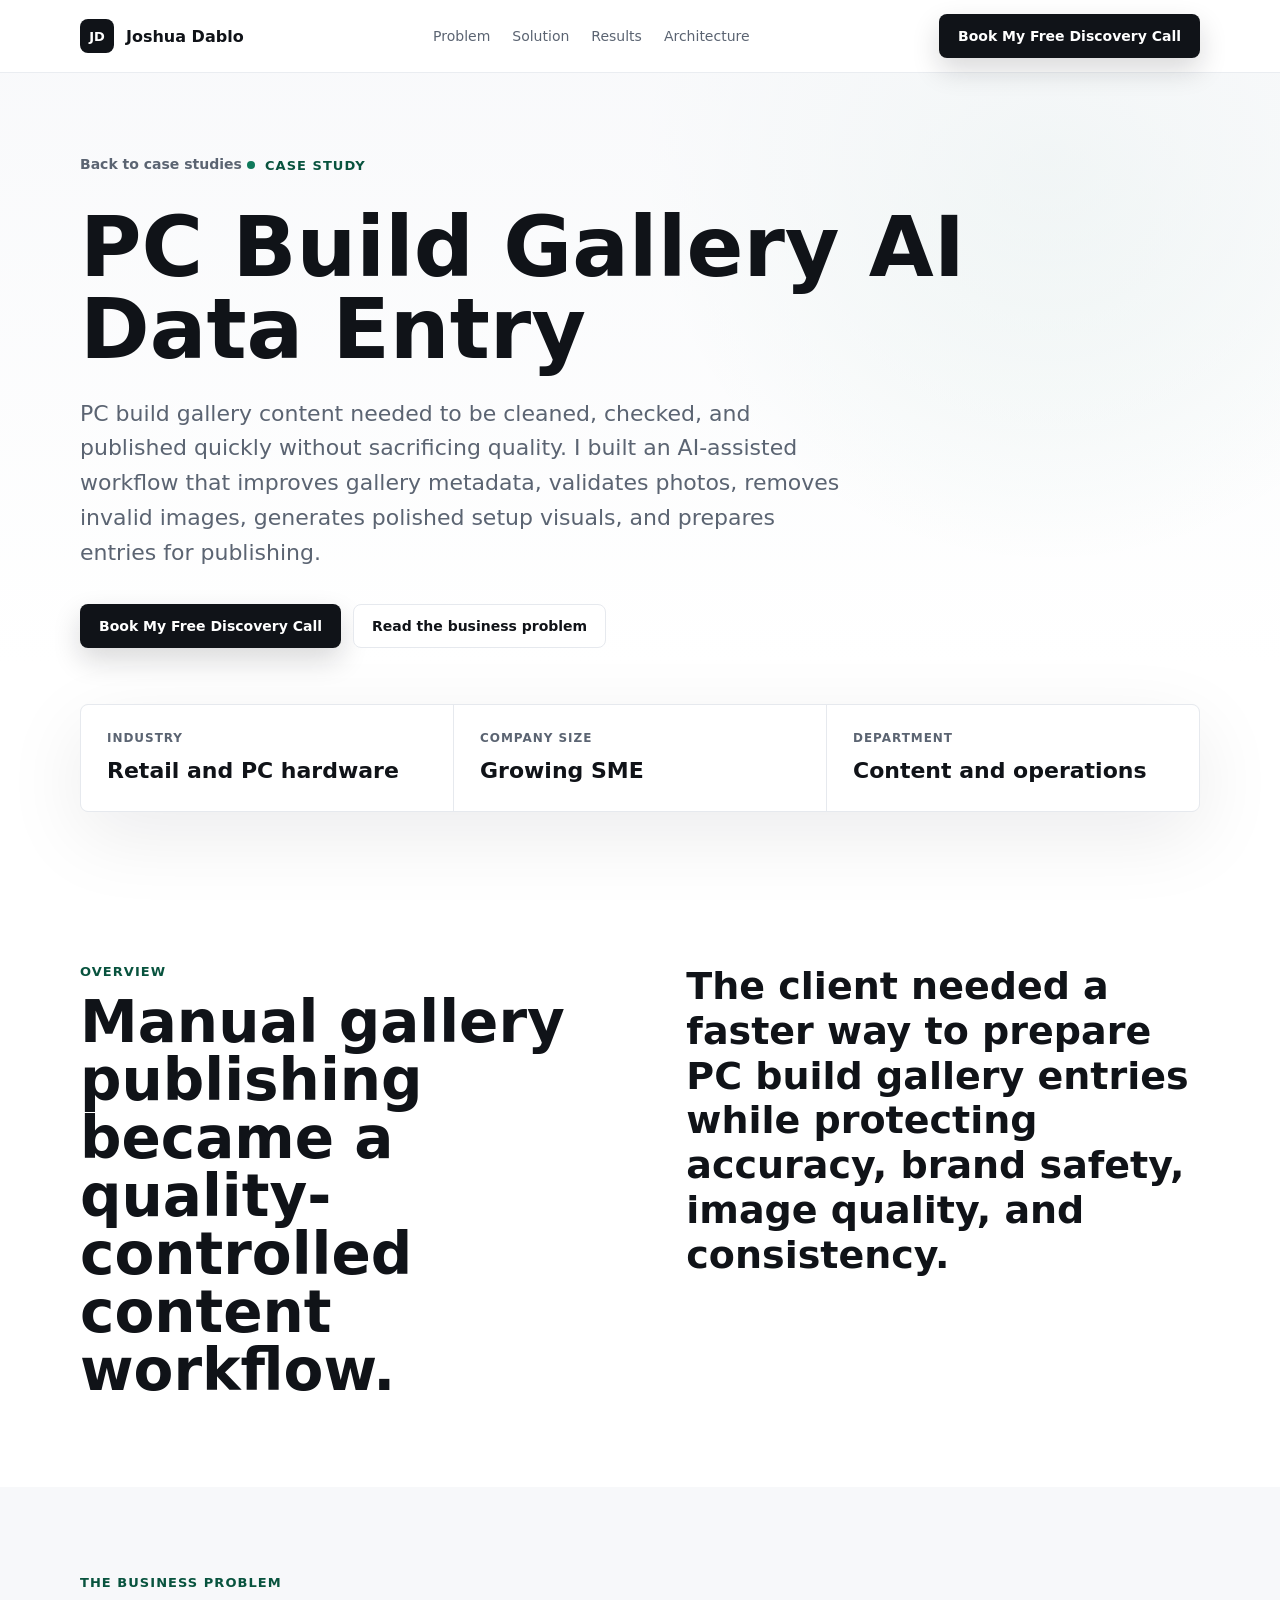
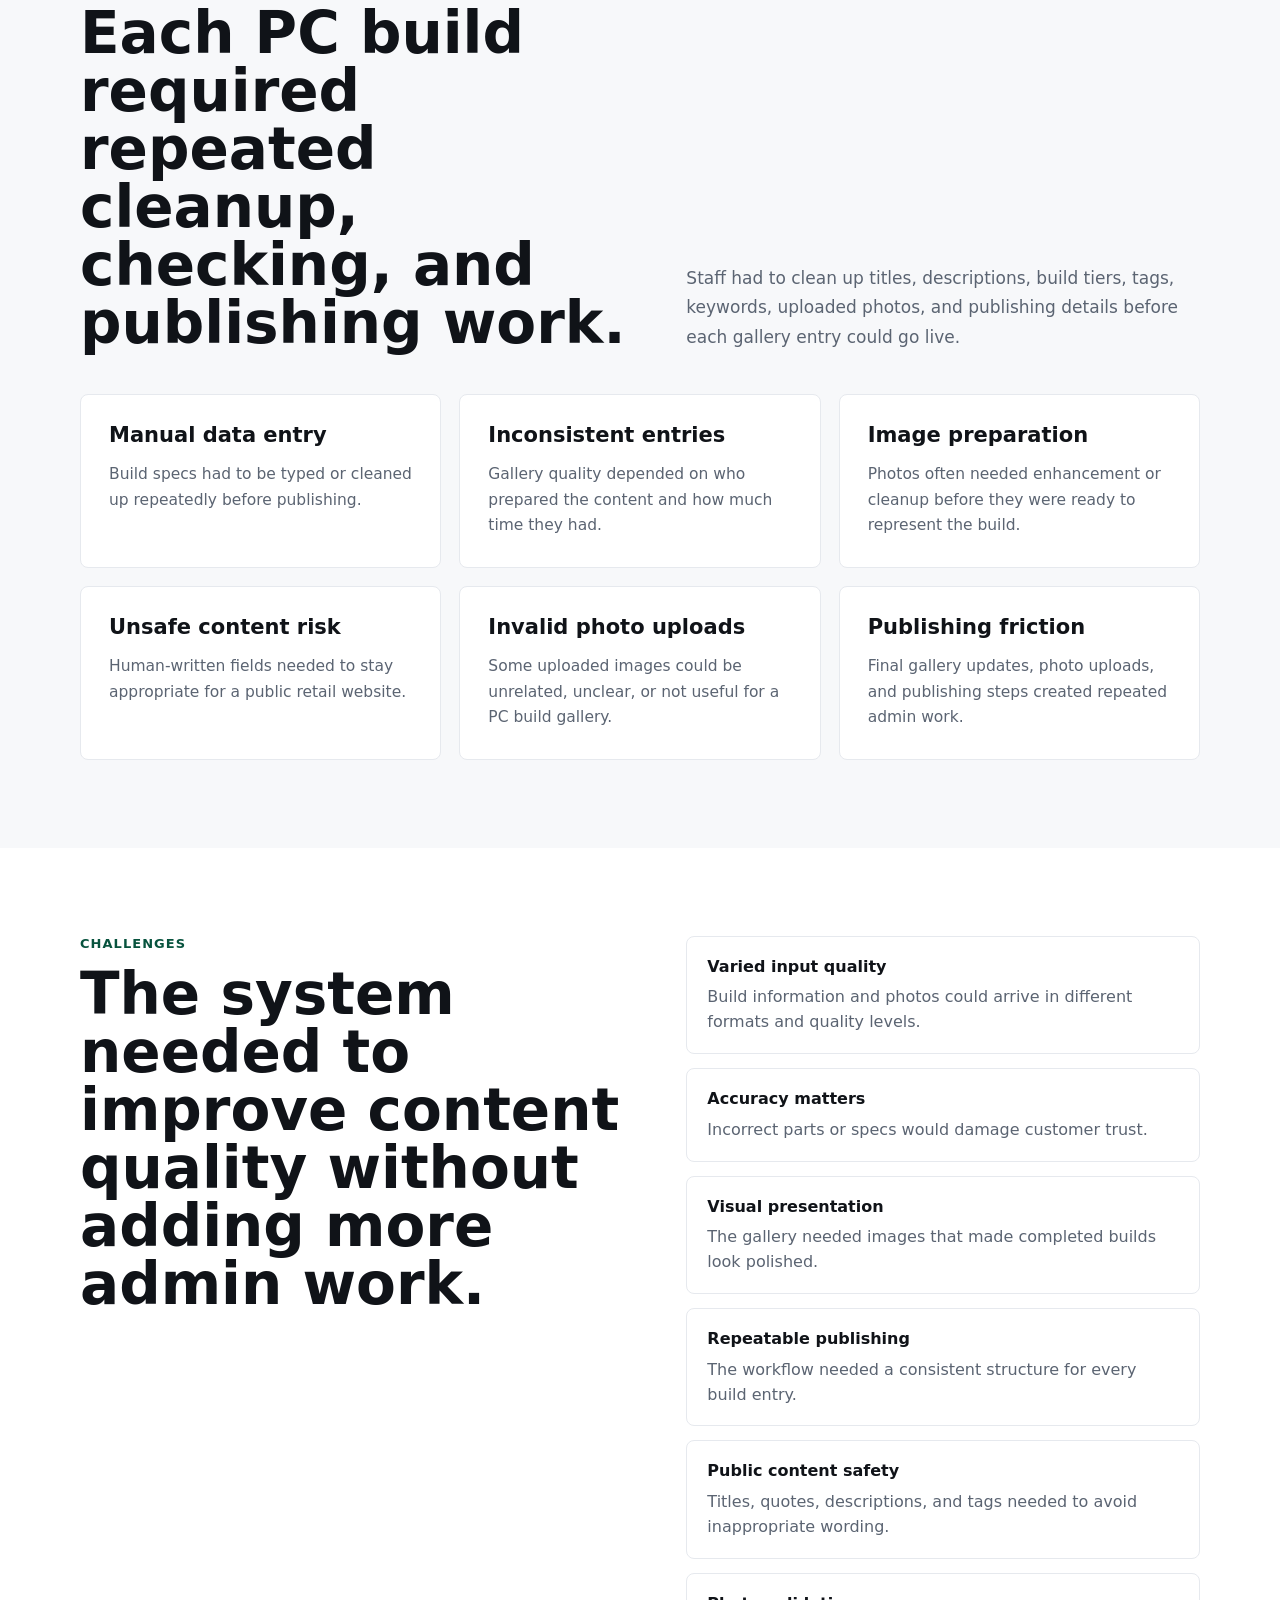
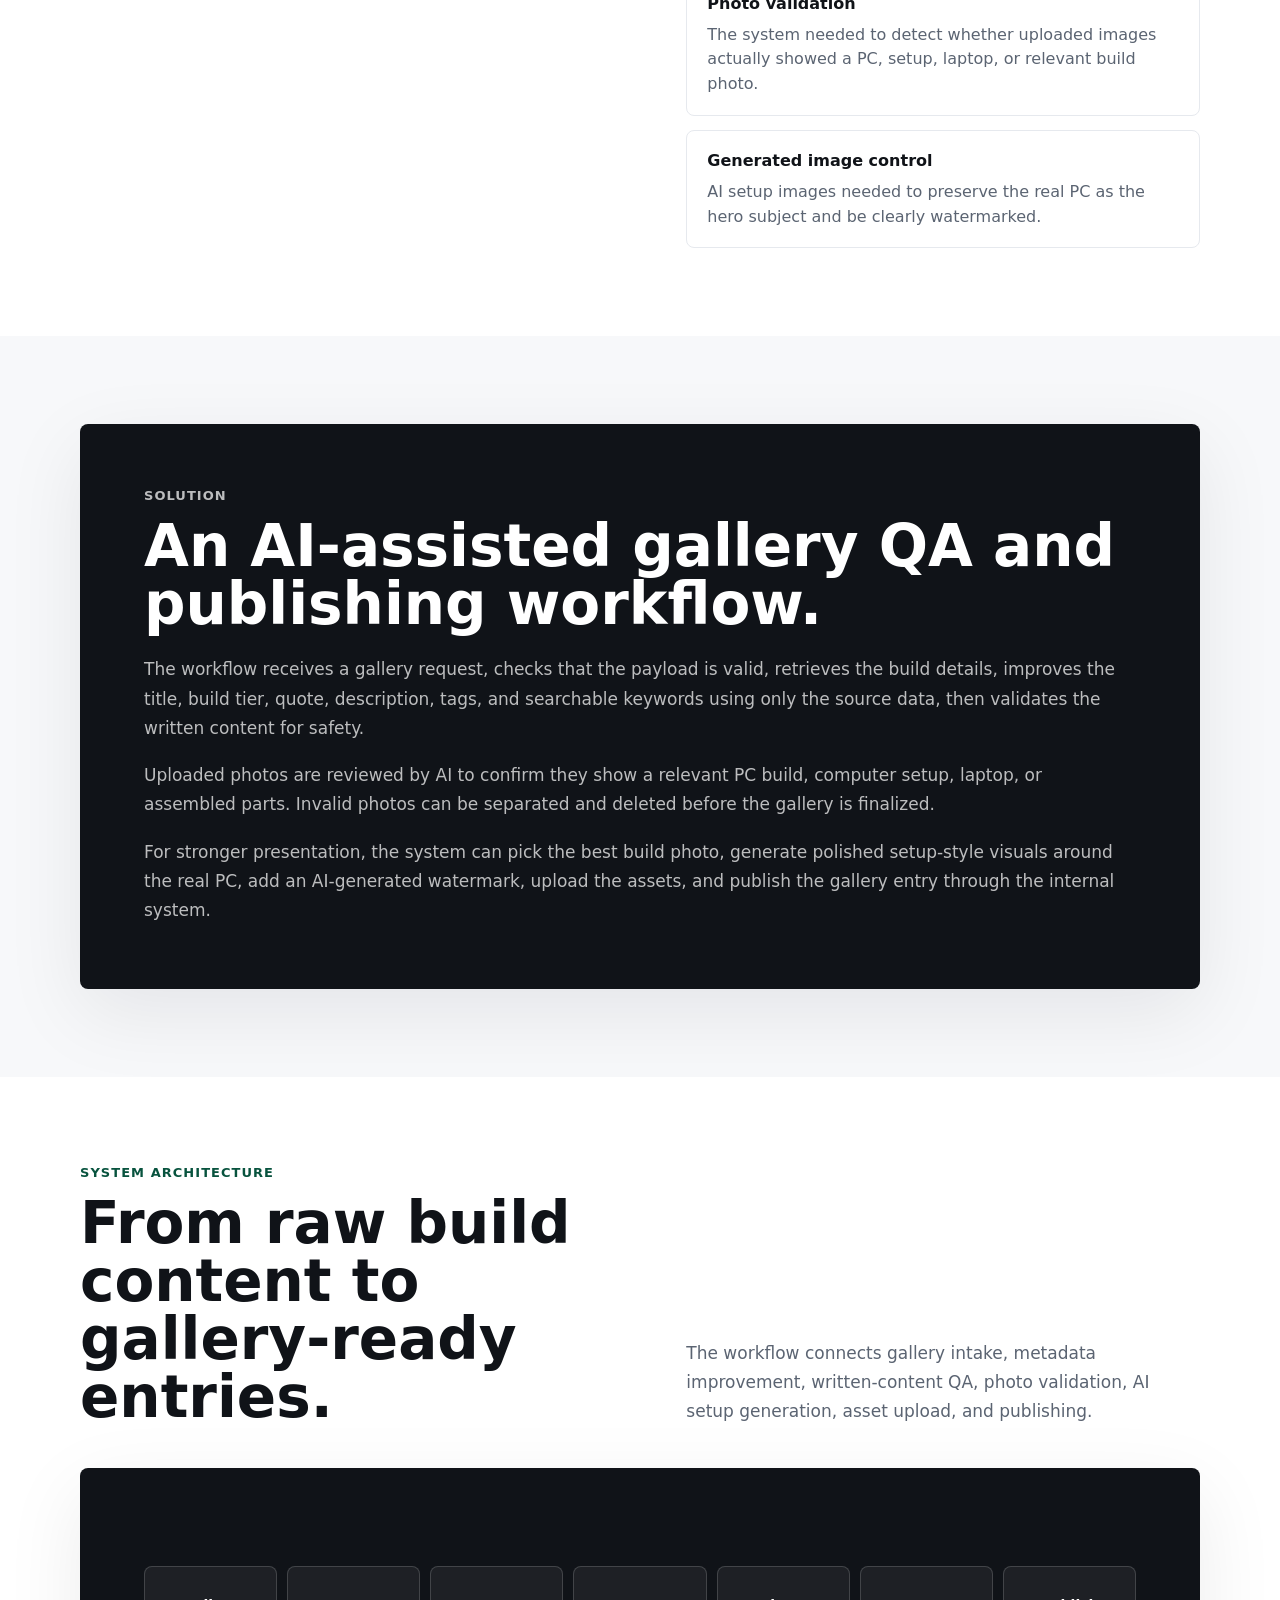
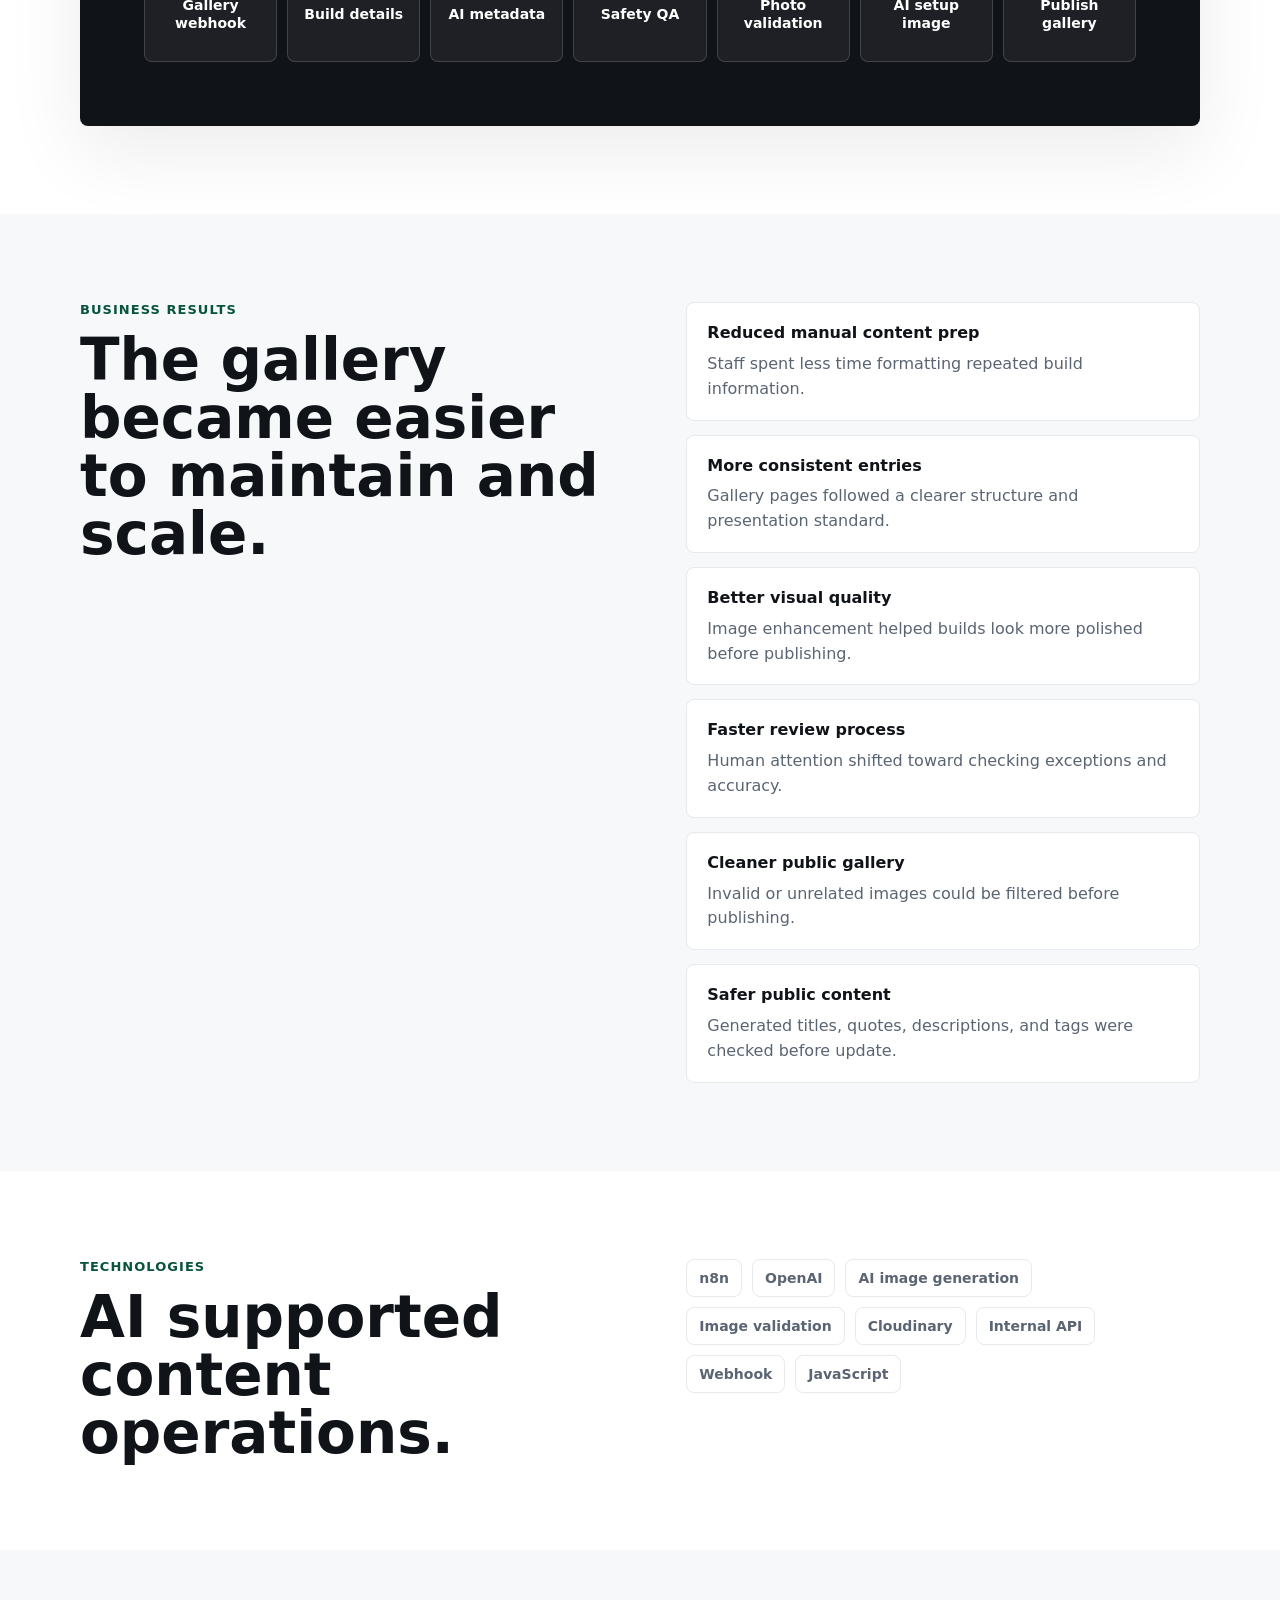
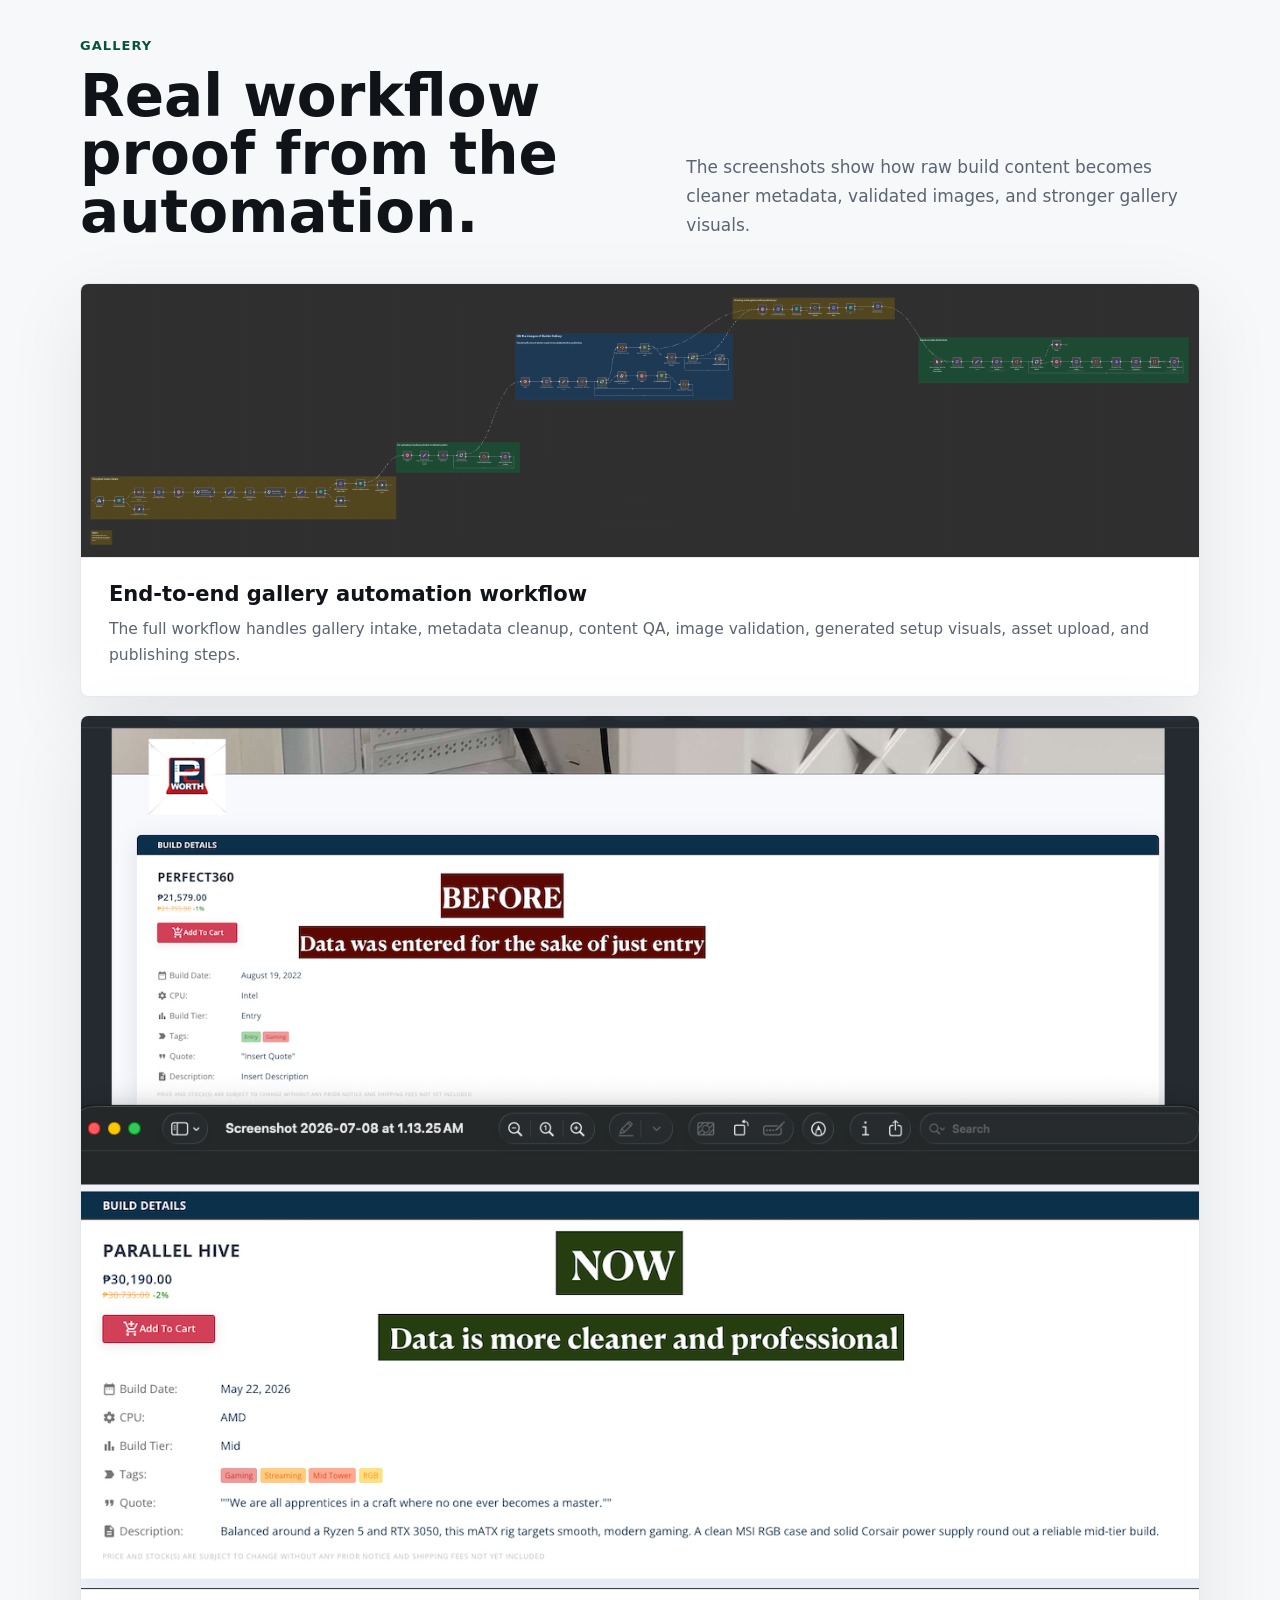
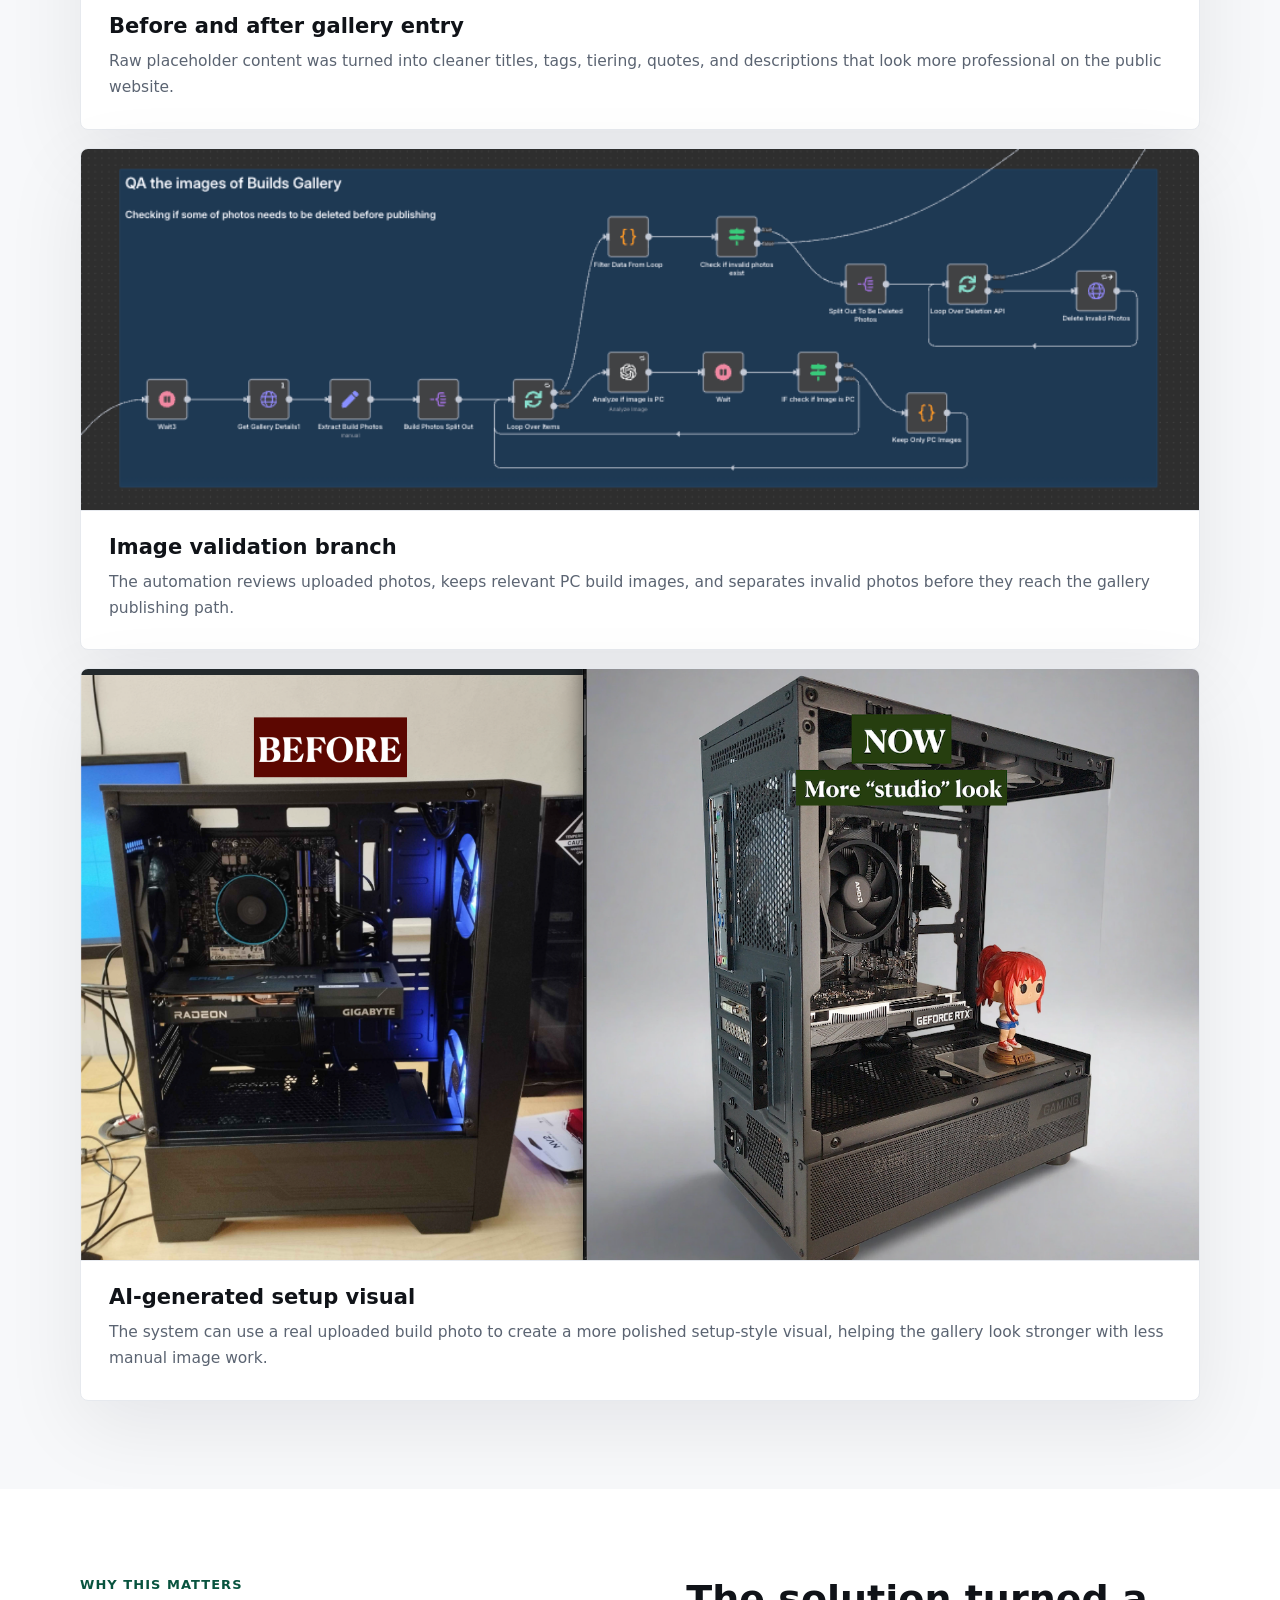
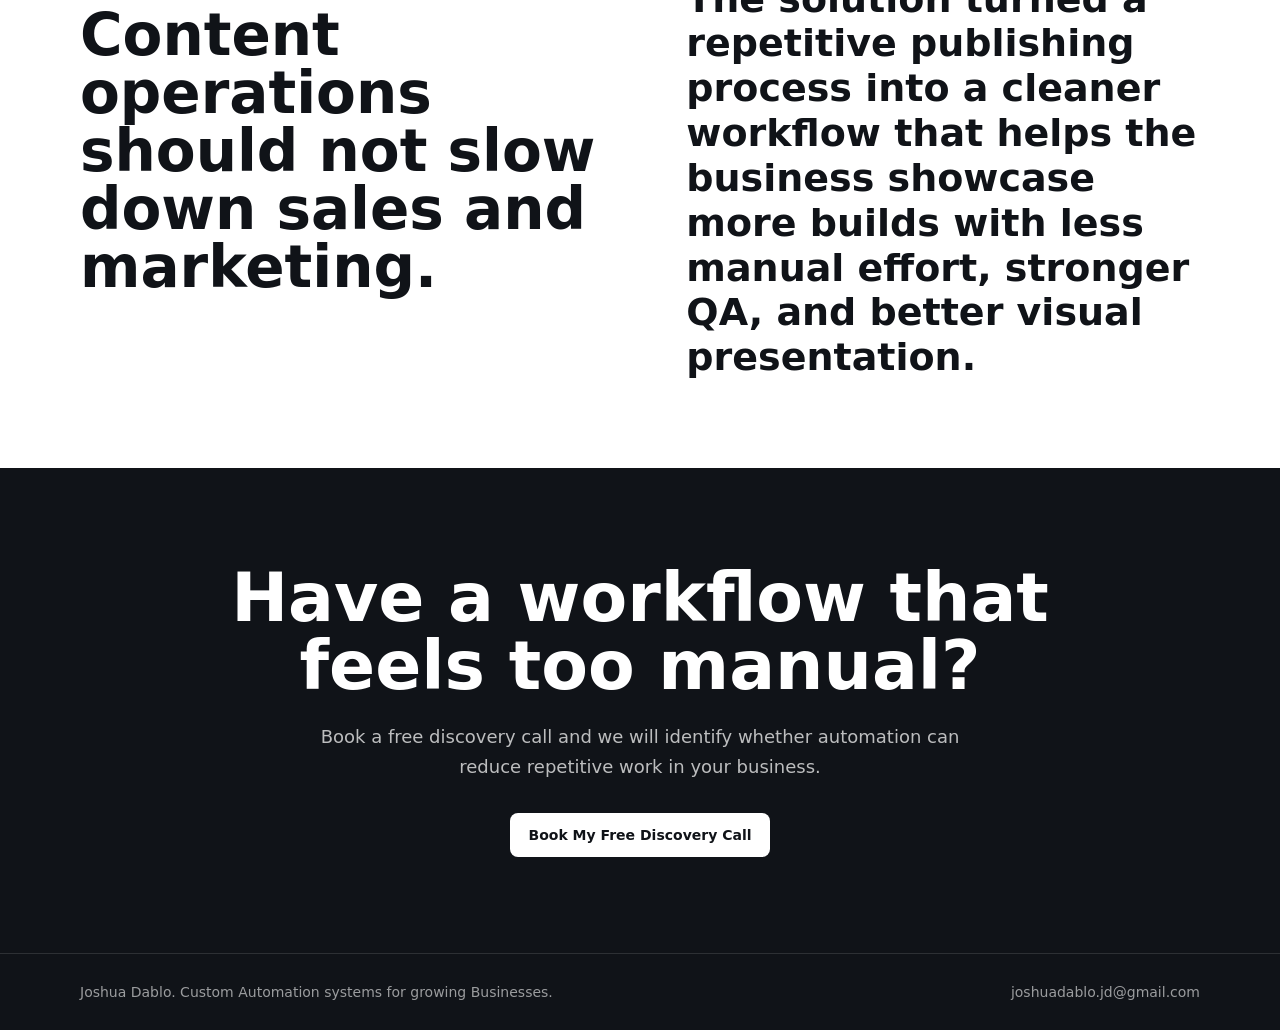
<file: case-study-pc-build-gallery-ai-data-entry.html>
<!DOCTYPE html>
<html lang="en">

<head>
  <meta charset="utf-8">
  <meta name="viewport" content="width=device-width, initial-scale=1">
  <meta name="description"
    content="Case study: AI-assisted PC Build Gallery data entry, image validation, generated setup images, and publishing QA automation.">
  <meta property="og:locale" content="en_US">
  <meta property="og:type" content="article">
  <meta property="og:title" content="PC Build Gallery AI Data Entry | Joshua Dablo Case Study">
  <meta property="og:description"
    content="How uploads were turned into cleaner gallery entries with AI-assisted metadata, image validation, generated setup images, and publishing QA.">
  <meta property="og:url" content="https://johnjoshuadablo.github.io/case-study-pc-build-gallery-ai-data-entry.html">
  <meta property="og:site_name" content="Joshua Dablo">
  <meta property="og:image"
    content="https://johnjoshuadablo.github.io/images/case-studies/pc-build-gallery-ai-data-entry/ai-generated-setup-image.png">
  <title>PC Build Gallery AI Data Entry | Joshua Dablo Case Study</title>
  <link rel="shortcut icon" href="favicon.ico">
  <link rel="stylesheet" href="case-study.css">
  <!-- Google tag (gtag.js) -->
  <script async src="https://www.googletagmanager.com/gtag/js?id=G-22MCX5TQEJ"></script>
  <script>
    window.dataLayer = window.dataLayer || [];
    function gtag(){dataLayer.push(arguments);}
    gtag('js', new Date());
    gtag('config', 'G-22MCX5TQEJ');
  </script>
</head>

<body>
  <header class="site-header">
    <nav class="nav" aria-label="Main navigation">
      <a class="brand" href="index.html"><span class="brand-mark">JD</span><span>Joshua Dablo</span></a>
      <div class="nav-links"><a href="#problem">Problem</a><a href="#solution">Solution</a><a href="#results">Results</a><a href="#architecture">Architecture</a></div>
      <a class="button button-primary" href="https://cal.com/joshua-dablo-vmto3x/free-automation-discovery-call"
        data-cal-link="joshua-dablo-vmto3x/free-automation-discovery-call"
        data-cal-namespace="free-automation-discovery-call" data-cal-config='{"layout":"month_view"}' target="_blank"
        rel="noopener">Book My Free Discovery Call</a>
    </nav>
  </header>

  <main>
    <section class="hero">
      <div class="hero-inner">
        <a class="breadcrumb" href="index.html#other-case-studies">Back to case studies</a>
        <p class="eyebrow">Case study</p>
        <h1>PC Build Gallery AI Data Entry</h1>
        <p class="hero-copy">
          PC build gallery content needed to be cleaned, checked, and published quickly without sacrificing quality. I built an
          AI-assisted workflow that improves gallery metadata, validates photos, removes invalid images, generates
          polished setup visuals, and prepares entries for publishing.
        </p>
        <div class="hero-actions">
          <a class="button button-primary" href="https://cal.com/joshua-dablo-vmto3x/free-automation-discovery-call"
            data-cal-link="joshua-dablo-vmto3x/free-automation-discovery-call"
            data-cal-namespace="free-automation-discovery-call" data-cal-config='{"layout":"month_view"}'
            target="_blank" rel="noopener">Book My Free Discovery Call</a>
          <a class="button button-secondary" href="#problem">Read the business problem</a>
        </div>
        <div class="client-grid">
          <div class="client-item"><span>Industry</span><strong>Retail and PC hardware</strong></div>
          <div class="client-item"><span>Company size</span><strong>Growing SME</strong></div>
          <div class="client-item"><span>Department</span><strong>Content and operations</strong></div>
        </div>
      </div>
    </section>

    <section class="section" id="overview">
      <div class="section-inner two-column">
        <div><p class="section-kicker">Overview</p><h2>Manual gallery publishing became a quality-controlled content workflow.</h2></div>
        <p class="large-copy">The client needed a faster way to prepare PC build gallery entries while protecting accuracy, brand safety, image quality, and consistency.</p>
      </div>
    </section>

    <section class="section section-muted" id="problem">
      <div class="section-inner">
        <div class="section-heading">
          <div><p class="section-kicker">The business problem</p><h2>Each PC build required repeated cleanup, checking, and publishing work.</h2></div>
          <p class="section-lede">Staff had to clean up titles, descriptions, build tiers, tags, keywords, uploaded photos, and publishing details before each gallery entry could go live.</p>
        </div>
        <div class="card-grid">
          <article class="card"><h3>Manual data entry</h3><p>Build specs had to be typed or cleaned up repeatedly before publishing.</p></article>
          <article class="card"><h3>Inconsistent entries</h3><p>Gallery quality depended on who prepared the content and how much time they had.</p></article>
          <article class="card"><h3>Image preparation</h3><p>Photos often needed enhancement or cleanup before they were ready to represent the build.</p></article>
          <article class="card"><h3>Unsafe content risk</h3><p>Human-written fields needed to stay appropriate for a public retail website.</p></article>
          <article class="card"><h3>Invalid photo uploads</h3><p>Some uploaded images could be unrelated, unclear, or not useful for a PC build gallery.</p></article>
          <article class="card"><h3>Publishing friction</h3><p>Final gallery updates, photo uploads, and publishing steps created repeated admin work.</p></article>
        </div>
      </div>
    </section>

    <section class="section" id="challenges">
      <div class="section-inner two-column">
        <div><p class="section-kicker">Challenges</p><h2>The system needed to improve content quality without adding more admin work.</h2></div>
        <ul class="list">
          <li><strong>Varied input quality</strong>Build information and photos could arrive in different formats and quality levels.</li>
          <li><strong>Accuracy matters</strong>Incorrect parts or specs would damage customer trust.</li>
          <li><strong>Visual presentation</strong>The gallery needed images that made completed builds look polished.</li>
          <li><strong>Repeatable publishing</strong>The workflow needed a consistent structure for every build entry.</li>
          <li><strong>Public content safety</strong>Titles, quotes, descriptions, and tags needed to avoid inappropriate wording.</li>
          <li><strong>Photo validation</strong>The system needed to detect whether uploaded images actually showed a PC, setup, laptop, or relevant build photo.</li>
          <li><strong>Generated image control</strong>AI setup images needed to preserve the real PC as the hero subject and be clearly watermarked.</li>
        </ul>
      </div>
    </section>

    <section class="section section-muted" id="solution">
      <div class="section-inner">
        <div class="solution-panel">
          <p class="section-kicker">Solution</p>
          <h2>An AI-assisted gallery QA and publishing workflow.</h2>
          <p class="body-copy" style="margin-top: 22px;">The workflow receives a gallery request, checks that the payload is valid, retrieves the build details, improves the title, build tier, quote, description, tags, and searchable keywords using only the source data, then validates the written content for safety.</p>
          <p class="body-copy" style="margin-top: 18px;">Uploaded photos are reviewed by AI to confirm they show a relevant PC build, computer setup, laptop, or assembled parts. Invalid photos can be separated and deleted before the gallery is finalized.</p>
          <p class="body-copy" style="margin-top: 18px;">For stronger presentation, the system can pick the best build photo, generate polished setup-style visuals around the real PC, add an AI-generated watermark, upload the assets, and publish the gallery entry through the internal system.</p>
        </div>
      </div>
    </section>

    <section class="section" id="architecture">
      <div class="section-inner">
        <div class="section-heading">
          <div><p class="section-kicker">System architecture</p><h2>From raw build content to gallery-ready entries.</h2></div>
          <p class="section-lede">The workflow connects gallery intake, metadata improvement, written-content QA, photo validation, AI setup generation, asset upload, and publishing.</p>
        </div>
        <div class="solution-panel">
          <div class="architecture">
            <div class="arch-node">Gallery webhook</div><div class="arch-node">Build details</div><div class="arch-node">AI metadata</div><div class="arch-node">Safety QA</div><div class="arch-node">Photo validation</div><div class="arch-node">AI setup image</div><div class="arch-node">Publish gallery</div>
          </div>
        </div>
      </div>
    </section>

    <section class="section section-muted" id="results">
      <div class="section-inner two-column">
        <div><p class="section-kicker">Business results</p><h2>The gallery became easier to maintain and scale.</h2></div>
        <ul class="list">
          <li><strong>Reduced manual content prep</strong>Staff spent less time formatting repeated build information.</li>
          <li><strong>More consistent entries</strong>Gallery pages followed a clearer structure and presentation standard.</li>
          <li><strong>Better visual quality</strong>Image enhancement helped builds look more polished before publishing.</li>
          <li><strong>Faster review process</strong>Human attention shifted toward checking exceptions and accuracy.</li>
          <li><strong>Cleaner public gallery</strong>Invalid or unrelated images could be filtered before publishing.</li>
          <li><strong>Safer public content</strong>Generated titles, quotes, descriptions, and tags were checked before update.</li>
        </ul>
      </div>
    </section>

    <section class="section" id="technologies">
      <div class="section-inner two-column">
        <div><p class="section-kicker">Technologies</p><h2>AI supported content operations.</h2></div>
        <div class="tech-list"><span>n8n</span><span>OpenAI</span><span>AI image generation</span><span>Image validation</span><span>Cloudinary</span><span>Internal API</span><span>Webhook</span><span>JavaScript</span></div>
      </div>
    </section>

    <section class="section section-muted" id="gallery">
      <div class="section-inner">
        <div class="section-heading">
          <div><p class="section-kicker">Gallery</p><h2>Real workflow proof from the automation.</h2></div>
          <p class="section-lede">The screenshots show how raw build content becomes cleaner metadata, validated images, and stronger gallery visuals.</p>
        </div>
        <div class="screenshot-grid">
          <article class="gallery-card screenshot-card screenshot-card-wide">
            <div class="screenshot-frame">
              <img src="images/case-studies/pc-build-gallery-ai-data-entry/n8n-workflow-overview.png"
                alt="n8n workflow overview for PC Build Gallery AI data entry automation">
            </div>
            <div class="screenshot-copy">
              <h3>End-to-end gallery automation workflow</h3>
              <p>The full workflow handles gallery intake, metadata cleanup, content QA, image validation, generated setup visuals, asset upload, and publishing steps.</p>
            </div>
          </article>
          <article class="gallery-card screenshot-card screenshot-card-wide">
            <div class="screenshot-frame">
              <img src="images/case-studies/pc-build-gallery-ai-data-entry/before-after-gallery-entry.png"
                alt="Before and after PC build gallery entry showing cleaner metadata and description">
            </div>
            <div class="screenshot-copy">
              <h3>Before and after gallery entry</h3>
              <p>Raw placeholder content was turned into cleaner titles, tags, tiering, quotes, and descriptions that look more professional on the public website.</p>
            </div>
          </article>
          <article class="gallery-card screenshot-card screenshot-card-wide">
            <div class="screenshot-frame">
              <img src="images/case-studies/pc-build-gallery-ai-data-entry/image-validation-branch.png"
                alt="Image validation branch that checks whether uploaded photos are valid PC build images">
            </div>
            <div class="screenshot-copy">
              <h3>Image validation branch</h3>
              <p>The automation reviews uploaded photos, keeps relevant PC build images, and separates invalid photos before they reach the gallery publishing path.</p>
            </div>
          </article>
          <article class="gallery-card screenshot-card screenshot-card-wide">
            <div class="screenshot-frame">
              <img src="images/case-studies/pc-build-gallery-ai-data-entry/ai-generated-setup-image.png"
                alt="Before and after example of an AI-generated polished PC setup image">
            </div>
            <div class="screenshot-copy">
              <h3>AI-generated setup visual</h3>
              <p>The system can use a real uploaded build photo to create a more polished setup-style visual, helping the gallery look stronger with less manual image work.</p>
            </div>
          </article>
        </div>
      </div>
    </section>

    <section class="section" id="why-it-matters">
      <div class="section-inner two-column">
        <div><p class="section-kicker">Why this matters</p><h2>Content operations should not slow down sales and marketing.</h2></div>
        <p class="large-copy">The solution turned a repetitive publishing process into a cleaner workflow that helps the business showcase more builds with less manual effort, stronger QA, and better visual presentation.</p>
      </div>
    </section>

    <section class="cta" id="contact">
      <div class="cta-inner">
        <h2>Have a workflow that feels too manual?</h2>
        <p>Book a free discovery call and we will identify whether automation can reduce repetitive work in your business.</p>
        <a class="button button-primary" href="https://cal.com/joshua-dablo-vmto3x/free-automation-discovery-call"
          data-cal-link="joshua-dablo-vmto3x/free-automation-discovery-call"
          data-cal-namespace="free-automation-discovery-call" data-cal-config='{"layout":"month_view"}' target="_blank"
          rel="noopener">Book My Free Discovery Call</a>
      </div>
    </section>
  </main>
  <footer class="site-footer"><div class="footer-inner"><span>Joshua Dablo. Custom Automation systems for growing Businesses.</span><a href="mailto:joshuadablo.jd@gmail.com">joshuadablo.jd@gmail.com</a></div></footer>
  <script src="js/cal-embed.js"></script>
</body>

</html>
</file>
<file: case-study.css>
:root {
  --ink: #101318;
  --muted: #5b6472;
  --line: #e6e9ee;
  --panel: #f7f8fa;
  --accent: #0f7a5b;
  --accent-dark: #08533e;
  --white: #ffffff;
  --shadow: 0 24px 80px rgba(16, 19, 24, 0.08);
  --max: 1120px;
  --header-height: 72px;
}

* {
  box-sizing: border-box;
}

html {
  scroll-behavior: smooth;
  scroll-padding-top: calc(var(--header-height) + 18px);
}

body {
  margin: 0;
  overflow-x: hidden;
  color: var(--ink);
  background: var(--white);
  font-family: Inter, ui-sans-serif, system-ui, -apple-system, BlinkMacSystemFont, "Segoe UI", sans-serif;
  letter-spacing: 0;
}

a {
  color: inherit;
  text-decoration: none;
}

img {
  display: block;
  max-width: 100%;
}

p,
h1,
h2,
h3 {
  margin: 0;
}

.site-header {
  position: fixed;
  top: 0;
  right: 0;
  left: 0;
  z-index: 100;
  border-bottom: 1px solid rgba(230, 233, 238, 0.82);
  background: rgba(255, 255, 255, 0.92);
  -webkit-backdrop-filter: blur(18px);
  backdrop-filter: blur(18px);
}

.nav {
  width: min(var(--max), calc(100% - 40px));
  min-height: var(--header-height);
  margin: 0 auto;
  display: flex;
  align-items: center;
  justify-content: space-between;
  gap: 24px;
}

.brand {
  display: inline-flex;
  align-items: center;
  gap: 12px;
  font-weight: 700;
  white-space: nowrap;
}

.brand-mark {
  width: 34px;
  height: 34px;
  display: grid;
  place-items: center;
  border-radius: 8px;
  color: var(--white);
  background: var(--ink);
  font-size: 13px;
}

.nav-links {
  display: flex;
  align-items: center;
  gap: 22px;
  color: var(--muted);
  font-size: 14px;
}

.nav-links a:hover {
  color: var(--ink);
}

.button {
  display: inline-flex;
  align-items: center;
  justify-content: center;
  min-height: 44px;
  padding: 0 18px;
  border-radius: 8px;
  border: 1px solid transparent;
  font-weight: 700;
  font-size: 14px;
  line-height: 1;
  transition: transform 160ms ease, border-color 160ms ease, background 160ms ease;
}

.button:hover {
  transform: translateY(-1px);
}

.button-primary {
  color: var(--white);
  background: var(--ink);
  box-shadow: 0 12px 28px rgba(16, 19, 24, 0.16);
}

.button-secondary {
  color: var(--ink);
  background: var(--white);
  border-color: var(--line);
}

.hero {
  padding: calc(var(--header-height) + 82px) 0 64px;
  background:
    linear-gradient(180deg, rgba(247, 248, 250, 0.9), rgba(255, 255, 255, 0) 76%),
    radial-gradient(circle at 82% 18%, rgba(15, 122, 91, 0.11), transparent 32%),
    var(--white);
}

.hero-inner,
.section-inner {
  width: min(var(--max), calc(100% - 40px));
  margin: 0 auto;
}

.breadcrumb {
  display: inline-flex;
  margin-bottom: 34px;
  color: var(--muted);
  font-size: 14px;
  font-weight: 700;
}

.breadcrumb:hover {
  color: var(--ink);
}

.eyebrow {
  display: inline-flex;
  align-items: center;
  gap: 10px;
  margin-bottom: 20px;
  color: var(--accent-dark);
  font-size: 13px;
  font-weight: 800;
  text-transform: uppercase;
  letter-spacing: 0.08em;
}

.eyebrow::before {
  content: "";
  width: 8px;
  height: 8px;
  border-radius: 50%;
  background: var(--accent);
}

h1 {
  max-width: 960px;
  font-size: clamp(44px, 7vw, 84px);
  line-height: 0.98;
  letter-spacing: 0;
}

.hero-copy {
  max-width: 760px;
  margin-top: 26px;
  color: var(--muted);
  font-size: clamp(18px, 2.2vw, 22px);
  line-height: 1.58;
}

.hero-actions {
  display: flex;
  flex-wrap: wrap;
  gap: 12px;
  margin-top: 34px;
}

.client-grid {
  display: grid;
  grid-template-columns: repeat(3, minmax(0, 1fr));
  gap: 1px;
  margin-top: 56px;
  overflow: hidden;
  border: 1px solid var(--line);
  border-radius: 8px;
  background: var(--line);
  box-shadow: var(--shadow);
}

.client-item {
  padding: 26px;
  background: var(--white);
}

.client-item span {
  display: block;
  color: var(--muted);
  font-size: 12px;
  font-weight: 800;
  text-transform: uppercase;
  letter-spacing: 0.08em;
}

.client-item strong {
  display: block;
  margin-top: 12px;
  font-size: 22px;
  line-height: 1.25;
}

.section {
  padding: 88px 0;
}

.section-muted {
  background: var(--panel);
}

.section-heading,
.two-column {
  display: grid;
  grid-template-columns: minmax(0, 0.75fr) minmax(320px, 0.7fr);
  gap: 56px;
  align-items: start;
}

.section-heading {
  align-items: end;
  margin-bottom: 42px;
}

.section-kicker {
  margin-bottom: 14px;
  color: var(--accent-dark);
  font-size: 13px;
  font-weight: 800;
  text-transform: uppercase;
  letter-spacing: 0.08em;
}

h2 {
  font-size: clamp(34px, 5vw, 58px);
  line-height: 1;
  letter-spacing: 0;
}

.section-lede,
.body-copy {
  color: var(--muted);
  font-size: 17px;
  line-height: 1.72;
}

.large-copy {
  font-size: clamp(24px, 3vw, 38px);
  line-height: 1.18;
  font-weight: 780;
  letter-spacing: 0;
}

.card-grid {
  display: grid;
  grid-template-columns: repeat(3, minmax(0, 1fr));
  gap: 18px;
}

.card,
.gallery-card {
  min-height: 100%;
  padding: 28px;
  border: 1px solid var(--line);
  border-radius: 8px;
  background: var(--white);
}

.gallery-card {
  box-shadow: var(--shadow);
}

.card h3,
.gallery-card h3 {
  font-size: 21px;
  line-height: 1.2;
  letter-spacing: 0;
}

.card p {
  margin-top: 14px;
  color: var(--muted);
  font-size: 15.5px;
  line-height: 1.65;
}

.list {
  display: grid;
  gap: 14px;
  margin: 0;
  padding: 0;
  list-style: none;
}

.list li {
  padding: 18px 20px;
  border: 1px solid var(--line);
  border-radius: 8px;
  background: var(--white);
  color: var(--muted);
  font-size: 16px;
  line-height: 1.55;
}

.list strong {
  display: block;
  margin-bottom: 6px;
  color: var(--ink);
  font-size: 16px;
}

.solution-panel {
  padding: clamp(34px, 6vw, 64px);
  border-radius: 8px;
  color: var(--white);
  background: var(--ink);
  box-shadow: var(--shadow);
}

.solution-panel .section-kicker,
.solution-panel p {
  color: rgba(255, 255, 255, 0.72);
}

.solution-panel h2 {
  color: var(--white);
}

.architecture {
  display: grid;
  grid-template-columns: repeat(7, minmax(0, 1fr));
  gap: 10px;
  margin-top: 34px;
}

.arch-node {
  min-height: 96px;
  display: grid;
  place-items: center;
  padding: 16px 12px;
  border: 1px solid rgba(255, 255, 255, 0.16);
  border-radius: 8px;
  background: rgba(255, 255, 255, 0.06);
  text-align: center;
  color: var(--white);
  font-size: 14px;
  font-weight: 800;
  line-height: 1.3;
}

.tech-list {
  display: flex;
  flex-wrap: wrap;
  gap: 10px;
}

.tech-list span {
  padding: 10px 12px;
  border: 1px solid var(--line);
  border-radius: 8px;
  background: var(--white);
  color: var(--muted);
  font-size: 14px;
  font-weight: 700;
}

.gallery-grid {
  display: grid;
  grid-template-columns: 1.2fr 0.8fr;
  gap: 18px;
}

.screenshot-grid {
  display: grid;
  grid-template-columns: repeat(2, minmax(0, 1fr));
  gap: 18px;
}

.screenshot-card {
  overflow: hidden;
  padding: 0;
}

.screenshot-card-wide {
  grid-column: 1 / -1;
}

.screenshot-frame {
  display: grid;
  place-items: center;
  border-bottom: 1px solid var(--line);
  background: #20242a;
}

.screenshot-frame img {
  width: 100%;
  height: auto;
}

.screenshot-frame-contained {
  min-height: 420px;
  padding: 18px;
  background: #f1f3f6;
}

.screenshot-frame-contained img {
  width: auto;
  max-height: 620px;
  border: 1px solid var(--line);
  border-radius: 8px;
  background: var(--white);
}

.screenshot-copy {
  padding: 24px 28px 28px;
}

.screenshot-copy p {
  margin-top: 10px;
  color: var(--muted);
  font-size: 15.5px;
  line-height: 1.65;
}

.video-proof {
  display: grid;
  grid-template-columns: minmax(0, 1fr) minmax(440px, 0.85fr);
  gap: 52px;
  align-items: center;
  padding: clamp(32px, 5vw, 56px);
  border: 1px solid var(--line);
  border-radius: 12px;
  background:
    radial-gradient(circle at 92% 8%, rgba(15, 122, 91, 0.10), transparent 34%),
    linear-gradient(135deg, var(--white), var(--panel));
  box-shadow: var(--shadow);
}

.video-frame {
  width: min(100%, 460px);
  aspect-ratio: 9 / 16;
  justify-self: center;
  overflow: hidden;
  border: 10px solid var(--ink);
  border-radius: 26px;
  background: #000;
  box-shadow: 0 28px 80px rgba(16, 19, 24, 0.22);
}

.video-frame iframe {
  width: 100%;
  height: 100%;
  border: 0;
}

.video-proof-copy p {
  margin-top: 18px;
  color: var(--muted);
  font-size: 17px;
  line-height: 1.7;
}

.workflow-preview {
  display: grid;
  gap: 10px;
  margin-top: 24px;
}

.workflow-row {
  display: flex;
  justify-content: space-between;
  gap: 18px;
  padding: 14px 16px;
  border-radius: 8px;
  background: var(--panel);
  color: var(--muted);
  font-size: 14px;
  line-height: 1.4;
}

.workflow-row strong {
  color: var(--ink);
}

.cta {
  padding: 96px 0;
  color: var(--white);
  background: var(--ink);
}

.cta-inner {
  width: min(900px, calc(100% - 40px));
  margin: 0 auto;
  text-align: center;
}

.cta h2 {
  font-size: clamp(38px, 6vw, 68px);
  line-height: 1;
}

.cta p {
  max-width: 660px;
  margin: 22px auto 0;
  color: rgba(255, 255, 255, 0.72);
  font-size: 18px;
  line-height: 1.65;
}

.cta .button-primary {
  margin-top: 32px;
  color: var(--ink);
  background: var(--white);
  box-shadow: none;
}

.site-footer {
  padding: 30px 0;
  border-top: 1px solid rgba(255, 255, 255, 0.12);
  color: rgba(255, 255, 255, 0.58);
  background: var(--ink);
  font-size: 14px;
}

.footer-inner {
  width: min(var(--max), calc(100% - 40px));
  margin: 0 auto;
  display: flex;
  justify-content: space-between;
  gap: 20px;
  flex-wrap: wrap;
}

@media (max-width: 940px) {
  :root {
    --header-height: 76px;
  }

  .nav {
    min-height: auto;
    padding: 16px 0;
  }

  .nav-links {
    display: none;
  }

  .hero {
    padding-top: calc(var(--header-height) + 64px);
  }

  .client-grid,
  .section-heading,
  .two-column,
  .card-grid,
  .gallery-grid,
  .screenshot-grid,
  .architecture,
  .video-proof {
    grid-template-columns: 1fr;
  }

  .arch-node {
    min-height: 72px;
  }
}

@media (max-width: 560px) {
  .nav,
  .hero-inner,
  .section-inner,
  .footer-inner,
  .cta-inner {
    width: min(100% - 28px, var(--max));
  }

  h1 {
    font-size: 44px;
  }

  .button {
    width: 100%;
  }

  .nav > .button {
    display: none;
  }

  .hero-actions {
    flex-direction: column;
  }

  .client-item,
  .card,
  .gallery-card {
    padding: 22px;
  }

  .screenshot-card {
    padding: 0;
  }

  .screenshot-copy {
    padding: 22px;
  }

  .screenshot-frame-contained {
    min-height: 0;
  }
}
</file>
